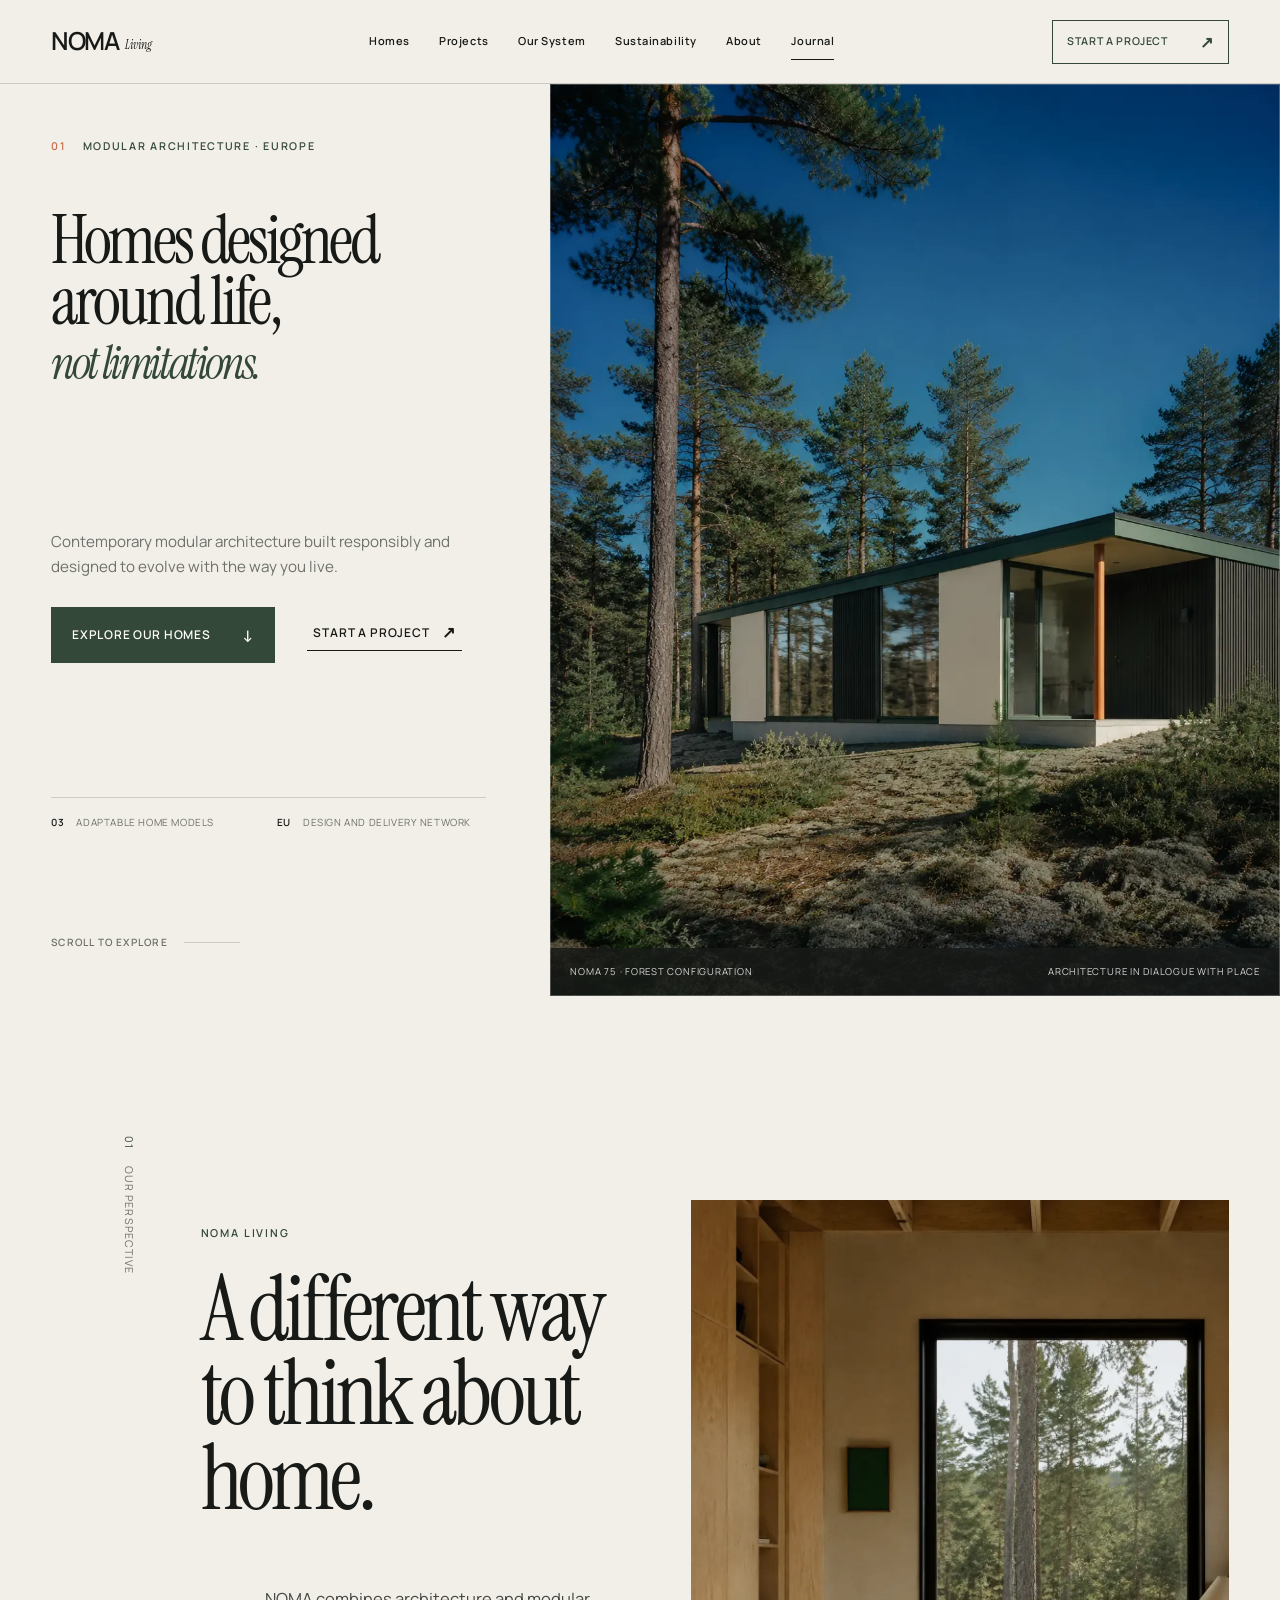
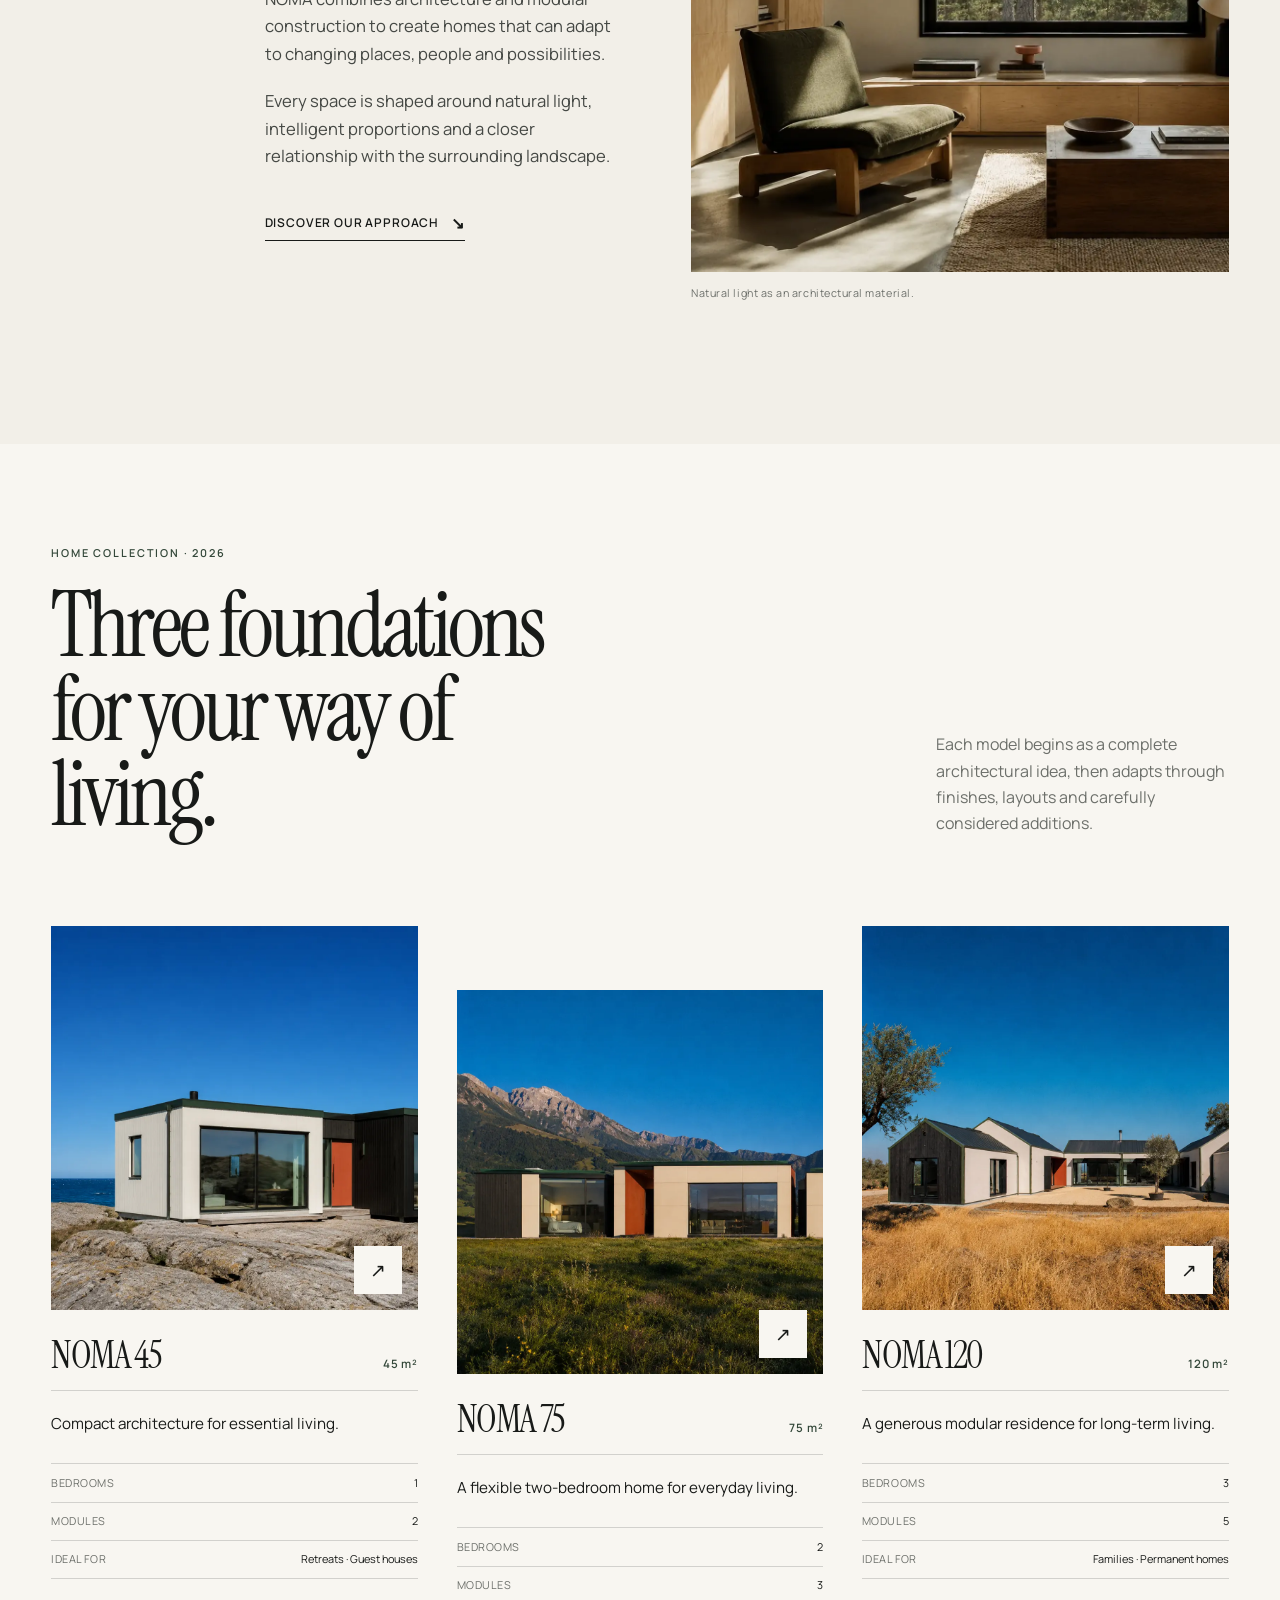
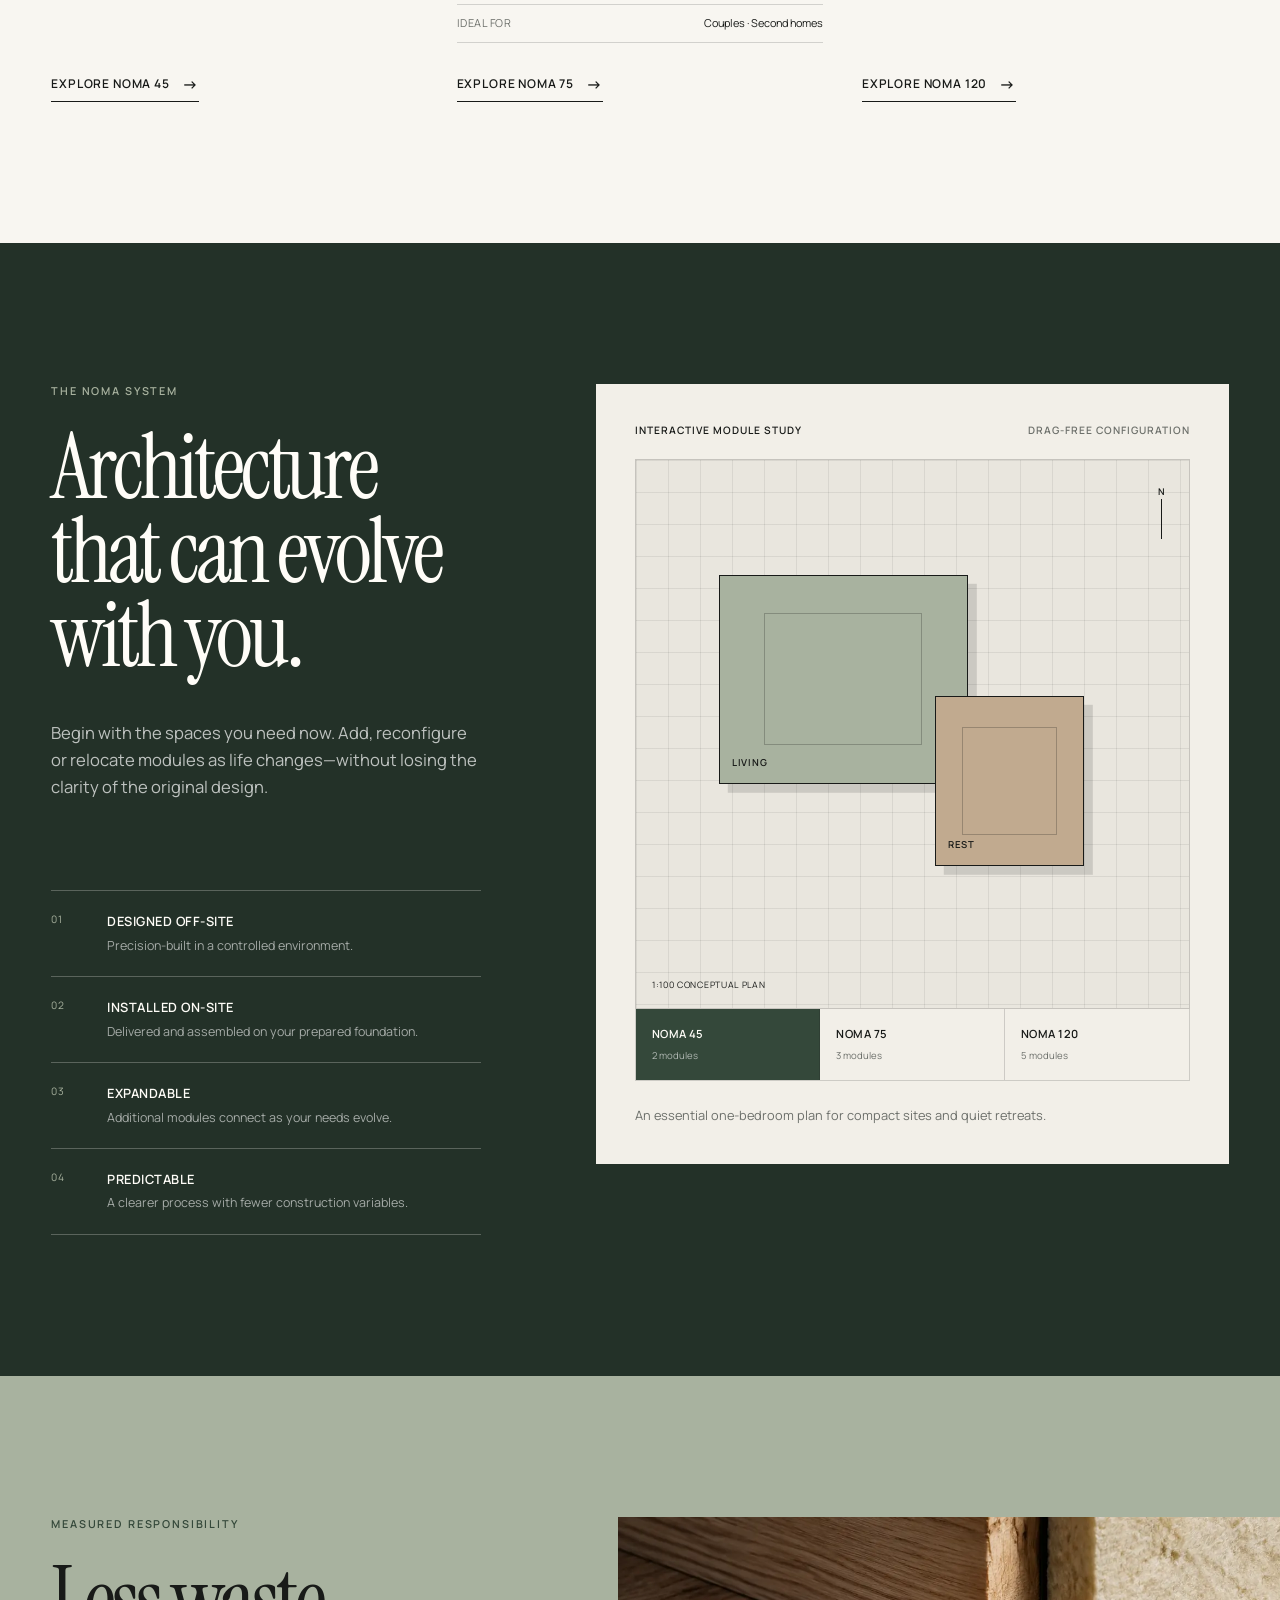
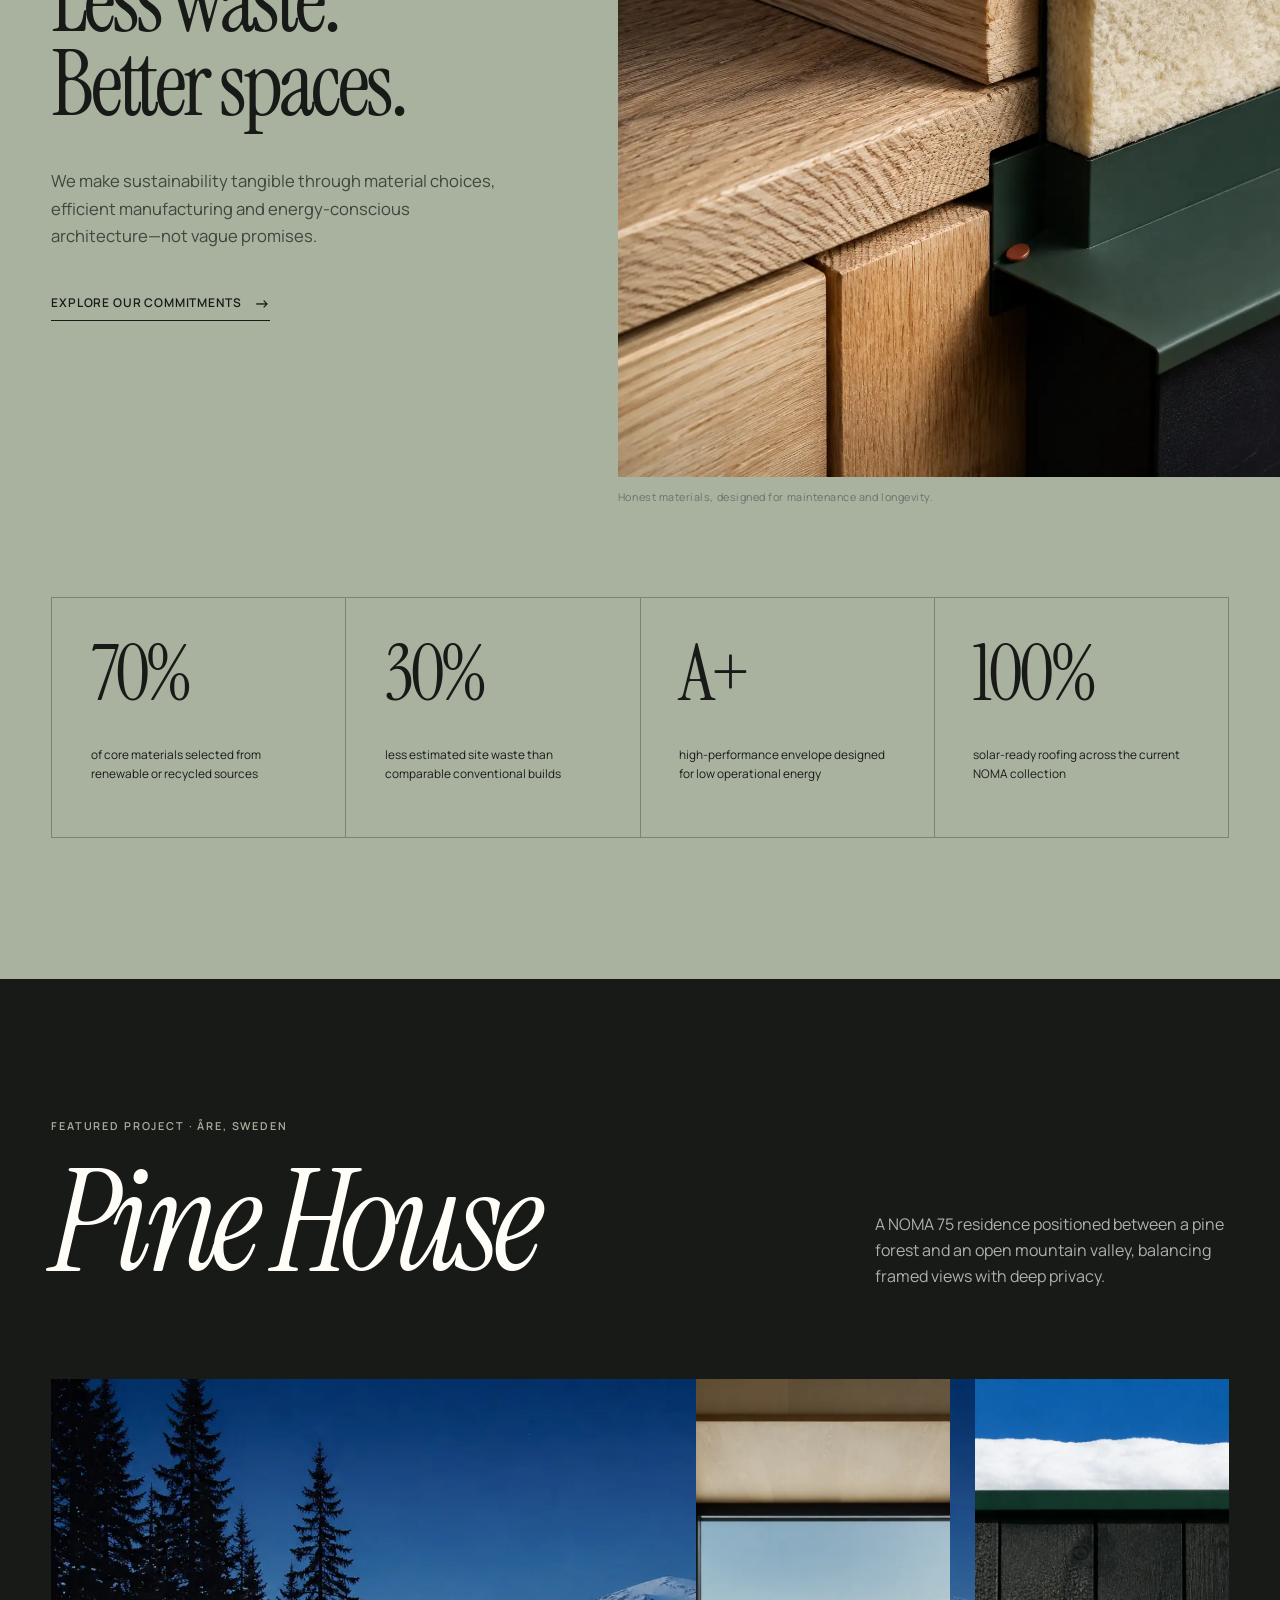
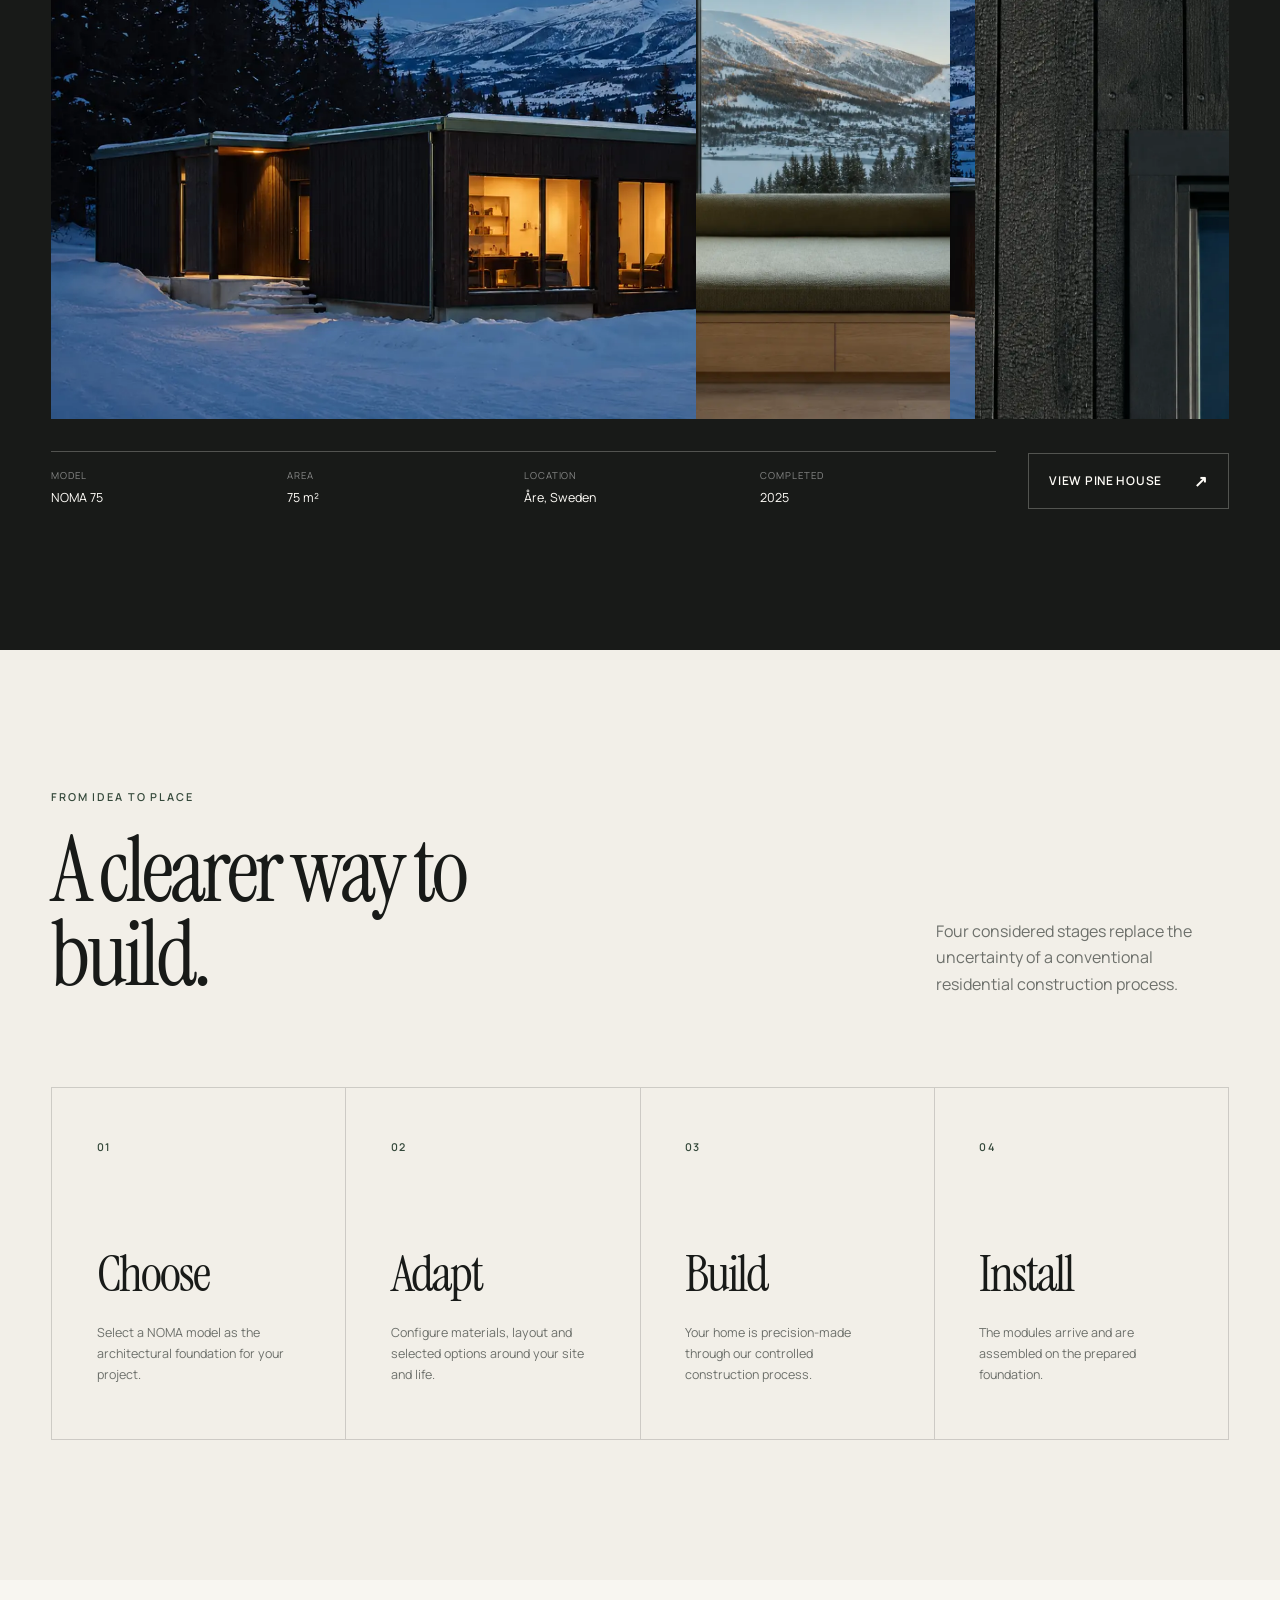
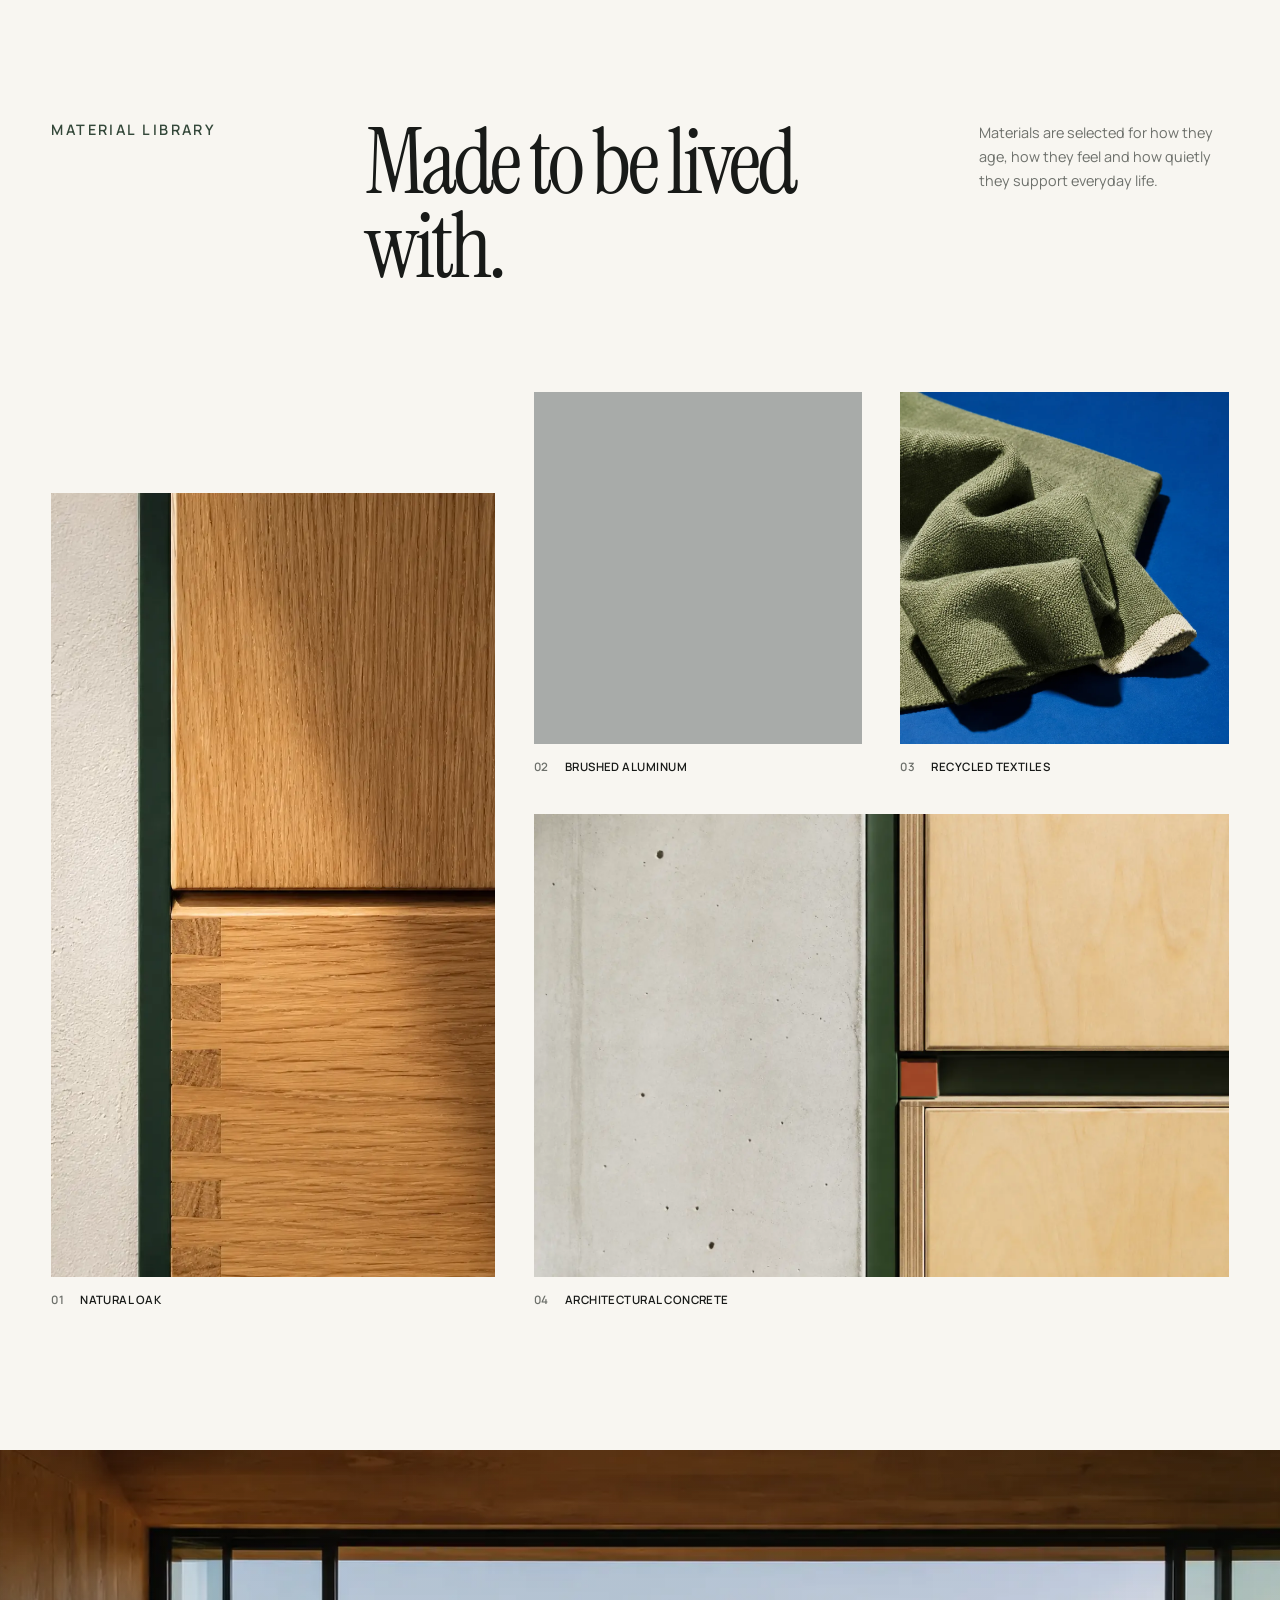
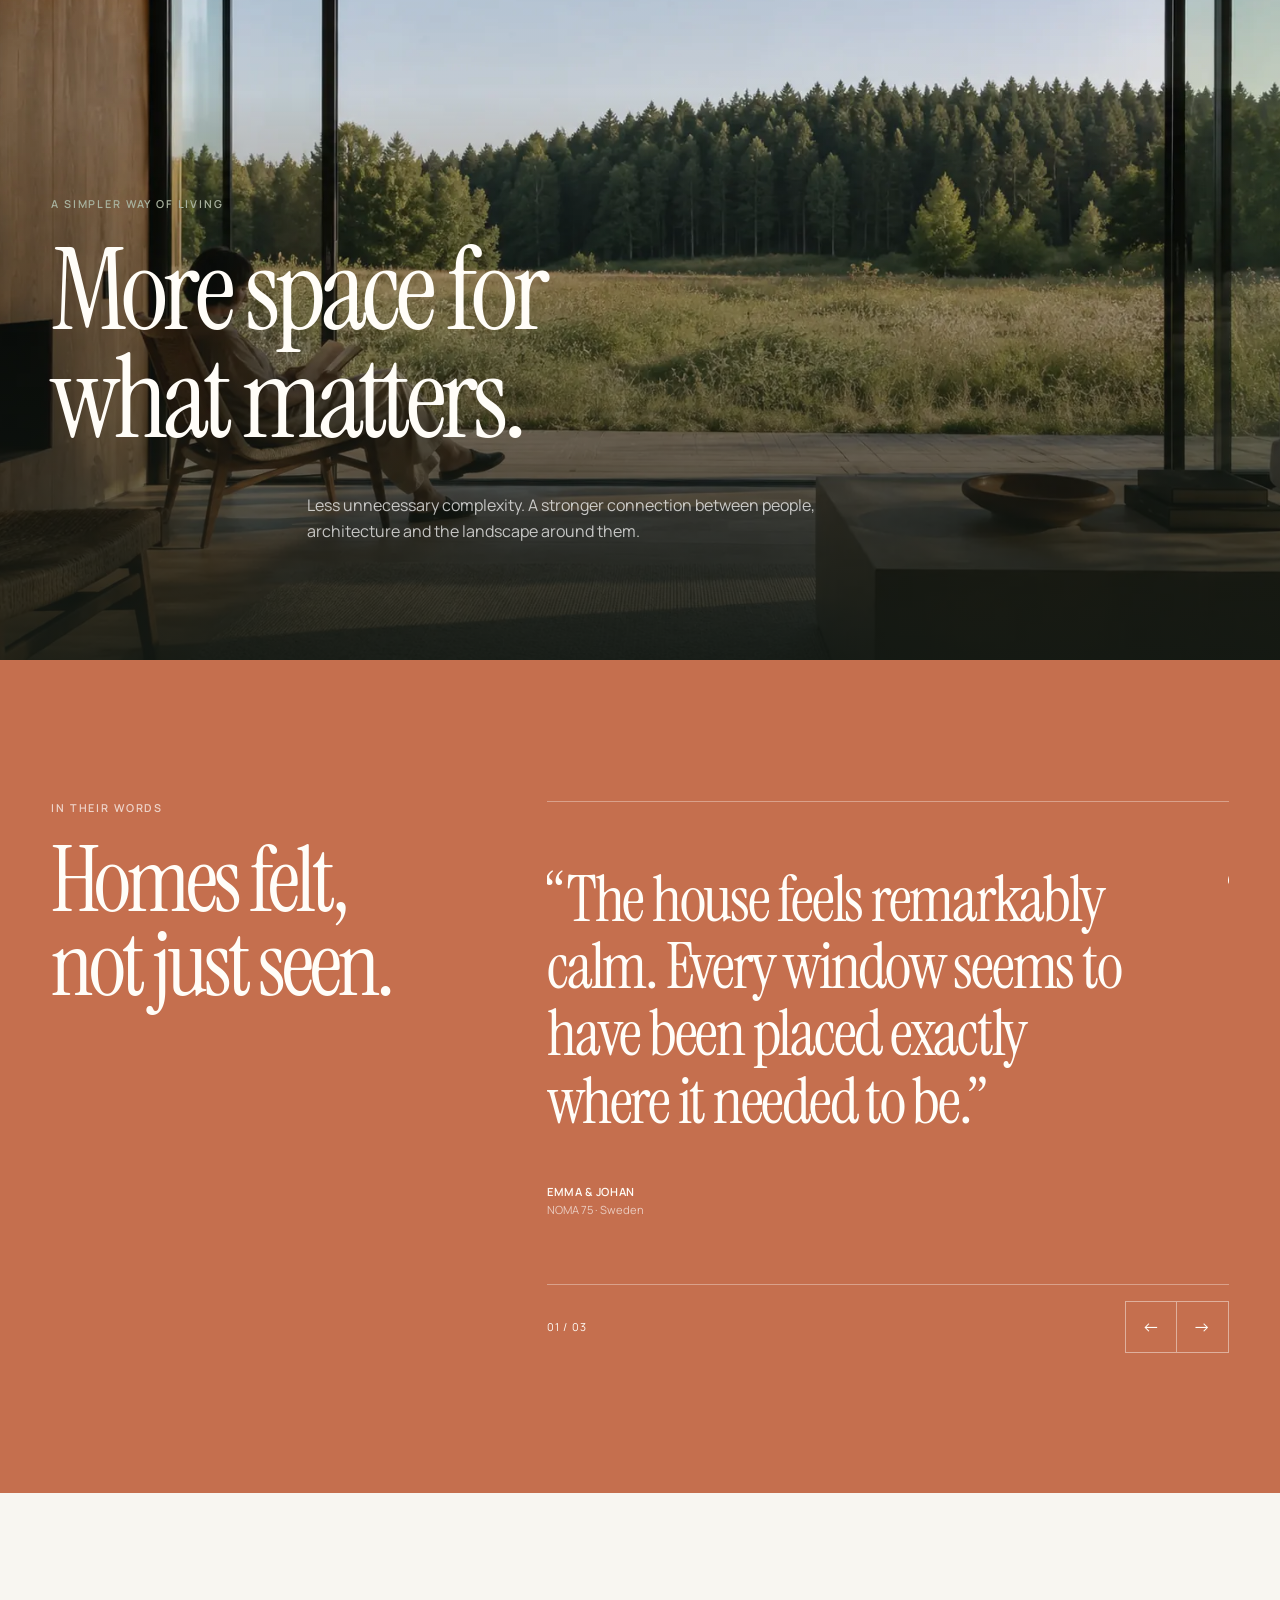
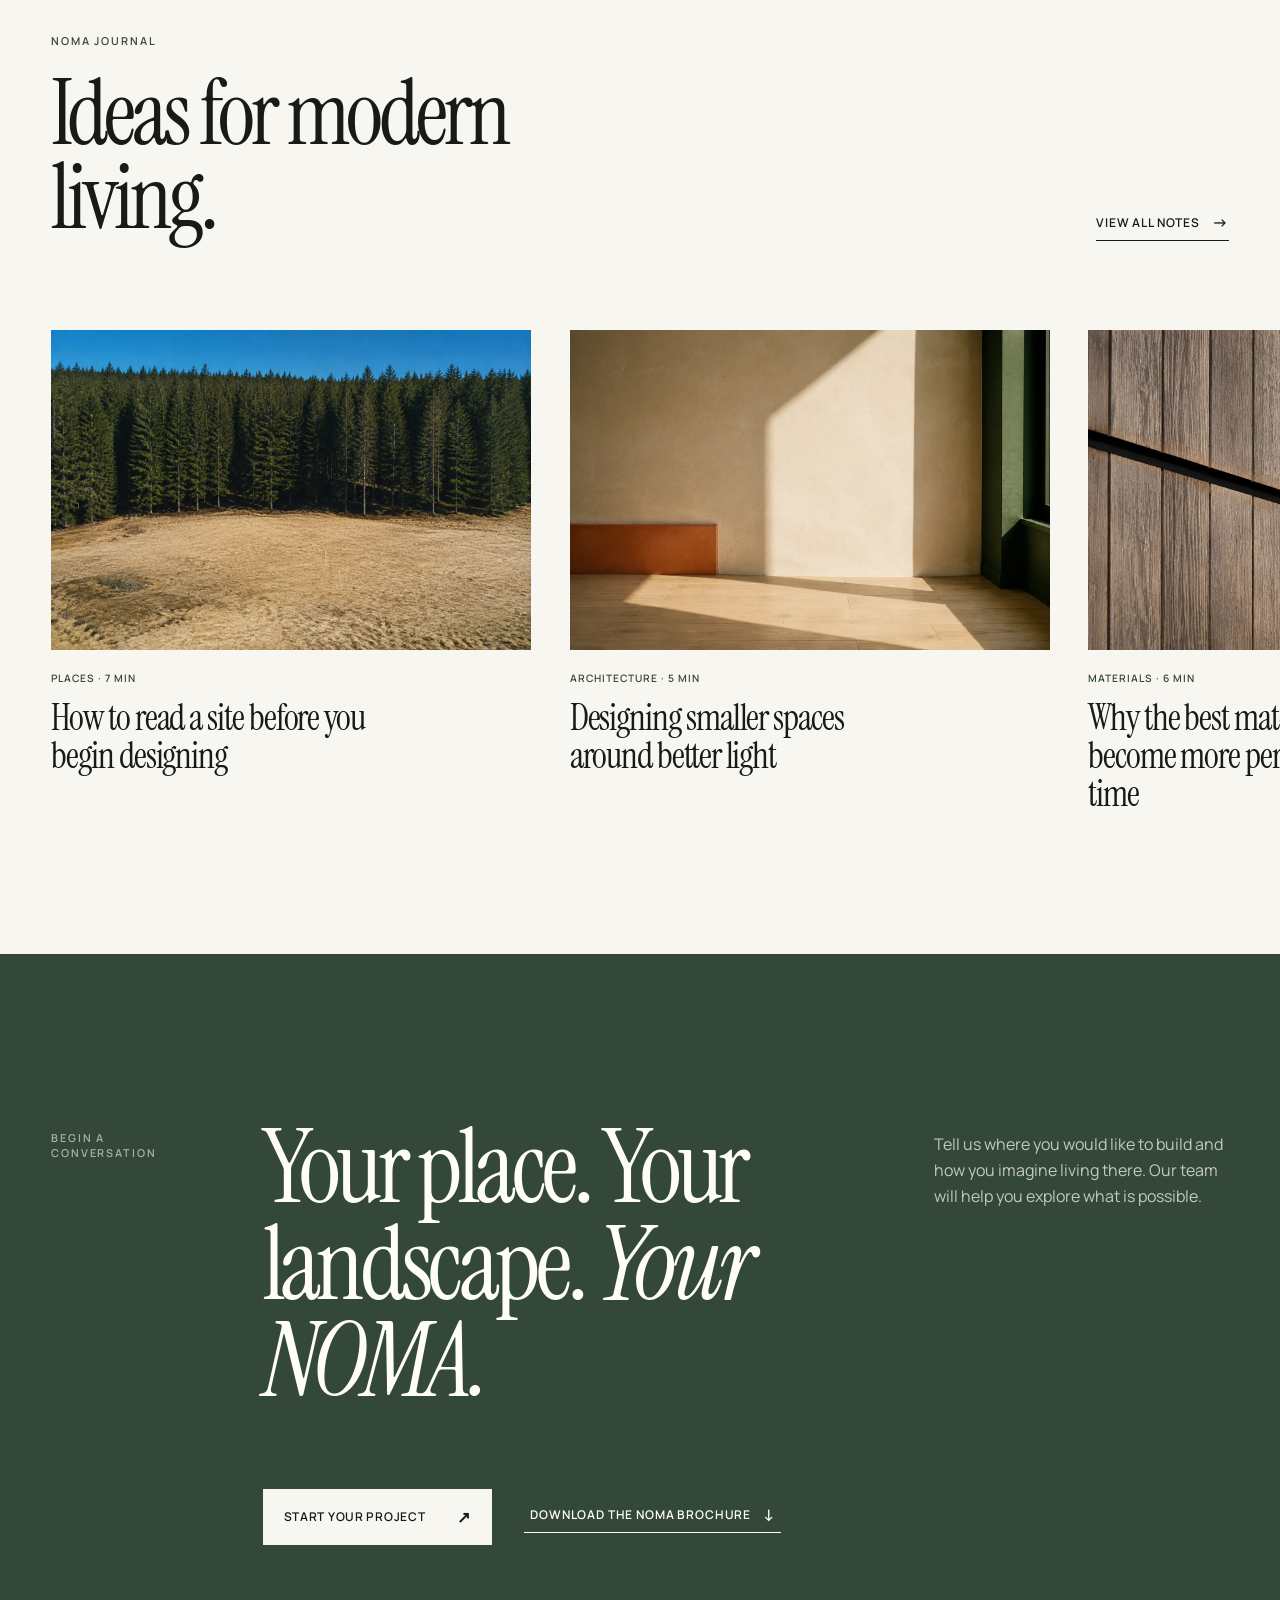
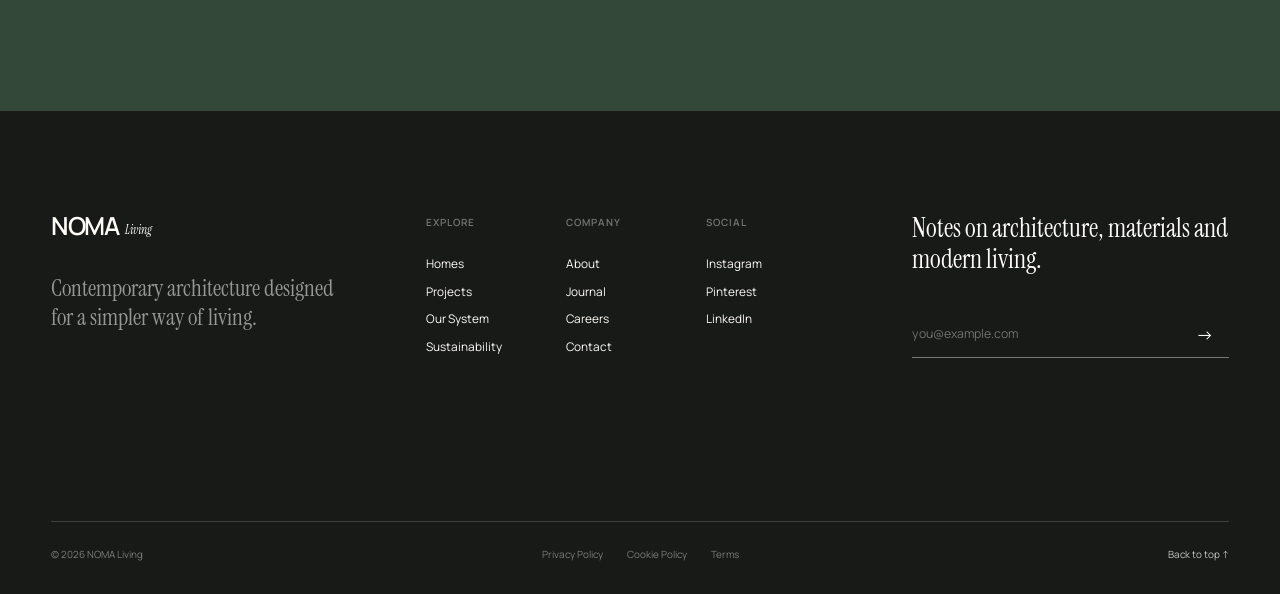
<file: 01-home-page-noma-living/index.html>
<!doctype html>
<html lang="en">
  <head>
    <meta charset="utf-8" />
    <meta name="viewport" content="width=device-width, initial-scale=1" />
    <meta
      name="description"
      content="NOMA Living creates adaptable modular homes through contemporary architecture and responsible construction."
    />
    <meta name="theme-color" content="#34483a" />
    <title>NOMA Living — Contemporary Modular Homes</title>

    <link rel="preconnect" href="https://fonts.googleapis.com" />
    <link rel="preconnect" href="https://fonts.gstatic.com" crossorigin />
    <link
      href="https://fonts.googleapis.com/css2?family=Instrument+Serif:ital@0;1&family=Manrope:wght@400;500;600&display=swap"
      rel="stylesheet"
    />
    <link rel="stylesheet" href="styles.css" />
    <script src="script.js" defer></script>
  </head>

  <body>
    <a class="skip-link" href="#main-content">Skip to content</a>

    <header class="site-header" data-header>
      <div class="site-header__inner shell">
        <a class="brand" href="#top" aria-label="NOMA Living home">
          <span class="brand__word">NOMA</span>
          <span class="brand__descriptor">Living</span>
        </a>

        <nav class="desktop-nav" aria-label="Primary navigation">
          <a href="#homes">Homes</a>
          <a href="#project">Projects</a>
          <a href="#system">Our System</a>
          <a href="#sustainability">Sustainability</a>
          <a href="#about">About</a>
          <a href="#journal">Journal</a>
        </nav>

        <button class="button button--header" type="button" data-open-project>
          Start a project
          <span aria-hidden="true">↗</span>
        </button>

        <button
          class="menu-toggle"
          type="button"
          aria-expanded="false"
          aria-controls="mobile-menu"
          aria-label="Open navigation"
          data-menu-toggle
        >
          <span></span>
          <span></span>
        </button>
      </div>

      <nav class="mobile-menu" id="mobile-menu" aria-label="Mobile navigation" data-mobile-menu>
        <div class="mobile-menu__inner shell">
          <a href="#homes">Homes <span>01</span></a>
          <a href="#project">Projects <span>02</span></a>
          <a href="#system">Our System <span>03</span></a>
          <a href="#sustainability">Sustainability <span>04</span></a>
          <a href="#about">About <span>05</span></a>
          <a href="#journal">Journal <span>06</span></a>
          <button class="button button--light" type="button" data-open-project>
            Start a project
            <span aria-hidden="true">↗</span>
          </button>
        </div>
      </nav>
    </header>

    <main id="main-content">
      <section class="hero" id="top" aria-labelledby="hero-title">
        <div class="hero__layout">
          <div class="hero__content">
            <div class="hero__heading">
              <p class="hero__index"><span>01</span> Modular architecture · Europe</p>
              <h1 id="hero-title">
                <span>Homes designed</span>
                <span>around life,</span>
                <em>not limitations.</em>
              </h1>
            </div>

            <div class="hero__footer">
              <p>
                Contemporary modular architecture built responsibly and designed
                to evolve with the way you live.
              </p>
              <div class="button-group">
                <a class="button" href="#homes">
                  Explore our homes
                  <span aria-hidden="true">↓</span>
                </a>
                <button class="text-link" type="button" data-open-project>
                  Start a project
                  <span aria-hidden="true">↗</span>
                </button>
              </div>
            </div>

            <div class="hero__facts" aria-label="NOMA overview">
              <p><span>03</span> adaptable home models</p>
              <p><span>EU</span> design and delivery network</p>
            </div>

            <a class="scroll-cue" href="#about" aria-label="Scroll to introduction">
              <span>Scroll to explore</span>
              <i aria-hidden="true"></i>
            </a>
          </div>

          <figure class="hero__media">
            <img
              src="img/01-hero-noma-forest.webp"
              alt="Contemporary NOMA modular home among Scandinavian pines beneath a cobalt sky"
              width="1122"
              height="1402"
              fetchpriority="high"
              decoding="async"
            />
            <figcaption>
              <span>NOMA 75 · Forest configuration</span>
              <span>Architecture in dialogue with place</span>
            </figcaption>
          </figure>
        </div>
      </section>

      <section class="section section--intro" id="about" aria-labelledby="intro-title">
        <div class="shell intro-grid">
          <div class="section-marker reveal">
            <span>01</span>
            <p>Our perspective</p>
          </div>

          <div class="intro-copy reveal">
            <p class="eyebrow">NOMA Living</p>
            <h2 class="display-heading" id="intro-title">A different way to think about home.</h2>
            <div class="intro-copy__body">
              <p>
                NOMA combines architecture and modular construction to create
                homes that can adapt to changing places, people and possibilities.
              </p>
              <p>
                Every space is shaped around natural light, intelligent proportions
                and a closer relationship with the surrounding landscape.
              </p>
            </div>
            <a class="text-link" href="#system">
              Discover our approach
              <span aria-hidden="true">↘</span>
            </a>
          </div>

          <figure class="intro-media reveal">
            <div class="media-placeholder media-placeholder--portrait media-placeholder--loaded">
              <img
                src="img/02-intro-interior.webp"
                alt="Warm NOMA interior with natural oak joinery and a framed view of Nordic pines"
                width="1120"
                height="1400"
                loading="lazy"
                decoding="async"
              />
            </div>
            <figcaption>Natural light as an architectural material.</figcaption>
          </figure>
        </div>
      </section>

      <section class="section section--models" id="homes" aria-labelledby="models-title">
        <div class="shell">
          <header class="section-heading reveal">
            <div>
              <p class="eyebrow">Home collection · 2026</p>
              <h2 class="display-heading" id="models-title">Three foundations for your way of living.</h2>
            </div>
            <p>
              Each model begins as a complete architectural idea, then adapts
              through finishes, layouts and carefully considered additions.
            </p>
          </header>

          <div class="model-grid">
            <article class="model-card reveal">
              <a class="model-card__media" href="#contact" aria-label="Explore NOMA 45">
                <div class="media-placeholder media-placeholder--loaded">
                  <img
                    src="img/03-model-noma45.webp"
                    alt="Compact NOMA 45 modular retreat on a rocky Nordic coastline"
                    width="1448"
                    height="1086"
                    loading="lazy"
                    decoding="async"
                  />
                </div>
                <span class="media-action" aria-hidden="true">↗</span>
              </a>
              <div class="model-card__head">
                <h3>NOMA 45</h3>
                <p>45 m²</p>
              </div>
              <p class="model-card__description">Compact architecture for essential living.</p>
              <dl class="model-card__specs">
                <div><dt>Bedrooms</dt><dd>1</dd></div>
                <div><dt>Modules</dt><dd>2</dd></div>
                <div><dt>Ideal for</dt><dd>Retreats · Guest houses</dd></div>
              </dl>
              <a class="text-link" href="#contact">Explore NOMA 45 <span aria-hidden="true">→</span></a>
            </article>

            <article class="model-card reveal">
              <a class="model-card__media" href="#contact" aria-label="Explore NOMA 75">
                <div class="media-placeholder media-placeholder--warm media-placeholder--loaded">
                  <img
                    src="img/04-model-noma75.webp"
                    alt="Three-module NOMA 75 home at the edge of an alpine meadow"
                    width="1448"
                    height="1086"
                    loading="lazy"
                    decoding="async"
                  />
                </div>
                <span class="media-action" aria-hidden="true">↗</span>
              </a>
              <div class="model-card__head">
                <h3>NOMA 75</h3>
                <p>75 m²</p>
              </div>
              <p class="model-card__description">A flexible two-bedroom home for everyday living.</p>
              <dl class="model-card__specs">
                <div><dt>Bedrooms</dt><dd>2</dd></div>
                <div><dt>Modules</dt><dd>3</dd></div>
                <div><dt>Ideal for</dt><dd>Couples · Second homes</dd></div>
              </dl>
              <a class="text-link" href="#contact">Explore NOMA 75 <span aria-hidden="true">→</span></a>
            </article>

            <article class="model-card reveal">
              <a class="model-card__media" href="#contact" aria-label="Explore NOMA 120">
                <div class="media-placeholder media-placeholder--stone media-placeholder--loaded">
                  <img
                    src="img/05-model-noma120.webp"
                    alt="Spacious NOMA 120 courtyard residence in Mediterranean countryside"
                    width="1448"
                    height="1086"
                    loading="lazy"
                    decoding="async"
                  />
                </div>
                <span class="media-action" aria-hidden="true">↗</span>
              </a>
              <div class="model-card__head">
                <h3>NOMA 120</h3>
                <p>120 m²</p>
              </div>
              <p class="model-card__description">A generous modular residence for long-term living.</p>
              <dl class="model-card__specs">
                <div><dt>Bedrooms</dt><dd>3</dd></div>
                <div><dt>Modules</dt><dd>5</dd></div>
                <div><dt>Ideal for</dt><dd>Families · Permanent homes</dd></div>
              </dl>
              <a class="text-link" href="#contact">Explore NOMA 120 <span aria-hidden="true">→</span></a>
            </article>
          </div>
        </div>
      </section>

      <section class="section section--system" id="system" aria-labelledby="system-title">
        <div class="shell system-grid">
          <div class="system-copy reveal">
            <p class="eyebrow">The NOMA system</p>
            <h2 class="display-heading" id="system-title">Architecture that can evolve with you.</h2>
            <p class="system-copy__lead">
              Begin with the spaces you need now. Add, reconfigure or relocate
              modules as life changes—without losing the clarity of the original design.
            </p>

            <div class="system-points">
              <article>
                <span>01</span>
                <div><h3>Designed off-site</h3><p>Precision-built in a controlled environment.</p></div>
              </article>
              <article>
                <span>02</span>
                <div><h3>Installed on-site</h3><p>Delivered and assembled on your prepared foundation.</p></div>
              </article>
              <article>
                <span>03</span>
                <div><h3>Expandable</h3><p>Additional modules connect as your needs evolve.</p></div>
              </article>
              <article>
                <span>04</span>
                <div><h3>Predictable</h3><p>A clearer process with fewer construction variables.</p></div>
              </article>
            </div>
          </div>

          <div class="system-demo reveal">
            <div class="system-demo__topline">
              <p>Interactive module study</p>
              <span>Drag-free configuration</span>
            </div>

            <div class="module-stage" data-module-stage data-configuration="45" aria-live="polite">
              <div class="module-grid" aria-hidden="true"></div>
              <div class="module module--a"><span>Living</span></div>
              <div class="module module--b"><span>Rest</span></div>
              <div class="module module--c"><span>Studio</span></div>
              <div class="module module--d"><span>Courtyard</span></div>
              <div class="orientation-mark" aria-hidden="true"><span>N</span><i></i></div>
              <p class="module-scale">1:100 conceptual plan</p>
            </div>

            <div class="configuration-controls" aria-label="Choose a home configuration">
              <button type="button" class="is-active" data-configuration="45" aria-pressed="true">
                <span>NOMA 45</span><small>2 modules</small>
              </button>
              <button type="button" data-configuration="75" aria-pressed="false">
                <span>NOMA 75</span><small>3 modules</small>
              </button>
              <button type="button" data-configuration="120" aria-pressed="false">
                <span>NOMA 120</span><small>5 modules</small>
              </button>
            </div>

            <p class="system-demo__caption" data-module-caption>
              An essential one-bedroom plan for compact sites and quiet retreats.
            </p>
          </div>
        </div>
      </section>

      <section class="section section--sustainability" id="sustainability" aria-labelledby="sustainability-title">
        <div class="shell sustainability-grid">
          <div class="sustainability-copy reveal">
            <p class="eyebrow">Measured responsibility</p>
            <h2 class="display-heading" id="sustainability-title">Less waste. Better spaces.</h2>
            <p>
              We make sustainability tangible through material choices, efficient
              manufacturing and energy-conscious architecture—not vague promises.
            </p>
            <a class="text-link" href="#contact">Explore our commitments <span aria-hidden="true">→</span></a>
          </div>

          <figure class="sustainability-media reveal">
            <div class="media-placeholder media-placeholder--detail media-placeholder--loaded">
              <img
                src="img/06-sustainability-detail.webp"
                alt="Precision timber joint meeting high-performance insulation and forest-green metal flashing"
                width="1536"
                height="1024"
                loading="lazy"
                decoding="async"
              />
            </div>
            <figcaption>Honest materials, designed for maintenance and longevity.</figcaption>
          </figure>

          <div class="impact-grid reveal">
            <article>
              <strong><span data-count="70">70</span>%</strong>
              <p>of core materials selected from renewable or recycled sources</p>
            </article>
            <article>
              <strong><span data-count="30">30</span>%</strong>
              <p>less estimated site waste than comparable conventional builds</p>
            </article>
            <article>
              <strong>A+</strong>
              <p>high-performance envelope designed for low operational energy</p>
            </article>
            <article>
              <strong>100%</strong>
              <p>solar-ready roofing across the current NOMA collection</p>
            </article>
          </div>
        </div>
      </section>

      <section class="section section--project" id="project" aria-labelledby="project-title">
        <div class="shell">
          <header class="project-heading reveal">
            <div>
              <p class="eyebrow">Featured project · Åre, Sweden</p>
              <h2 class="display-heading" id="project-title"><em>Pine House</em></h2>
            </div>
            <p>
              A NOMA 75 residence positioned between a pine forest and an open
              mountain valley, balancing framed views with deep privacy.
            </p>
          </header>

          <div class="project-gallery">
            <div class="media-placeholder media-placeholder--project-main media-placeholder--loaded reveal">
              <img
                src="img/07-pine-house-main.webp"
                alt="Pine House glowing at winter dusk between dark pines and the Åre mountain valley"
                width="1672"
                height="941"
                loading="lazy"
                decoding="async"
              />
            </div>

            <div class="media-placeholder media-placeholder--project-detail media-placeholder--loaded reveal">
              <img
                src="img/08-pine-house-interior.webp"
                alt="Oak-lined Pine House window seat framing the snowy mountain valley"
                width="1122"
                height="1402"
                loading="lazy"
                decoding="async"
              />
            </div>

            <div class="media-placeholder media-placeholder--project-detail media-placeholder--dark media-placeholder--loaded reveal">
              <img
                src="img/09-pine-house-cladding.webp"
                alt="Dark charred-timber cladding and precise black window frame at Pine House"
                width="1122"
                height="1402"
                loading="lazy"
                decoding="async"
              />
            </div>
          </div>

          <div class="project-meta reveal">
            <dl>
              <div><dt>Model</dt><dd>NOMA 75</dd></div>
              <div><dt>Area</dt><dd>75 m²</dd></div>
              <div><dt>Location</dt><dd>Åre, Sweden</dd></div>
              <div><dt>Completed</dt><dd>2025</dd></div>
            </dl>
            <a class="button button--dark" href="#contact">View Pine House <span aria-hidden="true">↗</span></a>
          </div>
        </div>
      </section>

      <section class="section section--process" aria-labelledby="process-title">
        <div class="shell">
          <header class="section-heading reveal">
            <div>
              <p class="eyebrow">From idea to place</p>
              <h2 class="display-heading" id="process-title">A clearer way to build.</h2>
            </div>
            <p>
              Four considered stages replace the uncertainty of a conventional
              residential construction process.
            </p>
          </header>

          <ol class="process-list">
            <li class="reveal">
              <span>01</span><h3>Choose</h3><p>Select a NOMA model as the architectural foundation for your project.</p>
            </li>
            <li class="reveal">
              <span>02</span><h3>Adapt</h3><p>Configure materials, layout and selected options around your site and life.</p>
            </li>
            <li class="reveal">
              <span>03</span><h3>Build</h3><p>Your home is precision-made through our controlled construction process.</p>
            </li>
            <li class="reveal">
              <span>04</span><h3>Install</h3><p>The modules arrive and are assembled on the prepared foundation.</p>
            </li>
          </ol>
        </div>
      </section>

      <section class="section section--materials" aria-labelledby="materials-title">
        <div class="shell">
          <header class="materials-heading reveal">
            <p class="eyebrow">Material library</p>
            <h2 class="display-heading" id="materials-title">Made to be lived with.</h2>
            <p>
              Materials are selected for how they age, how they feel and how
              quietly they support everyday life.
            </p>
          </header>

          <div class="material-grid">
            <figure class="material-card material-card--large reveal">
              <div class="media-placeholder media-placeholder--material-oak media-placeholder--loaded">
                <img src="img/10-material-oak.webp" alt="Hand-finished natural oak joinery in warm grazing light" width="1086" height="1448" loading="lazy" decoding="async" />
              </div>
              <figcaption><span>01</span> Natural oak</figcaption>
            </figure>
            <figure class="material-card reveal">
              <div class="media-placeholder media-placeholder--material-metal media-placeholder--loaded">
                <img src="img/11-material-aluminum.webp" alt="Brushed aluminum edge detail beside matte-black hardware" width="1254" height="1254" loading="lazy" decoding="async" />
              </div>
              <figcaption><span>02</span> Brushed aluminum</figcaption>
            </figure>
            <figure class="material-card reveal">
              <div class="media-placeholder media-placeholder--material-textile media-placeholder--loaded">
                <img src="img/12-material-textile.webp" alt="Sculptural folds of recycled sage textile on a cobalt background" width="1254" height="1254" loading="lazy" decoding="async" />
              </div>
              <figcaption><span>03</span> Recycled textiles</figcaption>
            </figure>
            <figure class="material-card material-card--wide reveal">
              <div class="media-placeholder media-placeholder--material-concrete media-placeholder--loaded">
                <img src="img/13-material-concrete.webp" alt="Architectural concrete meeting pale birch plywood and green metal trim" width="1536" height="1024" loading="lazy" decoding="async" />
              </div>
              <figcaption><span>04</span> Architectural concrete</figcaption>
            </figure>
          </div>
        </div>
      </section>

      <section class="philosophy" aria-labelledby="philosophy-title">
        <div class="media-placeholder media-placeholder--philosophy media-placeholder--loaded">
          <img
            src="img/14-lifestyle-philosophy.webp"
            alt="A quiet morning reading beside open sliding doors overlooking a Nordic meadow"
            width="1672"
            height="941"
            loading="lazy"
            decoding="async"
          />
        </div>
        <div class="philosophy__content shell reveal">
          <p class="eyebrow">A simpler way of living</p>
          <h2 class="display-heading" id="philosophy-title">More space for what matters.</h2>
          <p>
            Less unnecessary complexity. A stronger connection between people,
            architecture and the landscape around them.
          </p>
        </div>
      </section>

      <section class="section section--testimonials" aria-labelledby="testimonials-title">
        <div class="shell testimonials-layout">
          <div class="testimonials-heading reveal">
            <p class="eyebrow">In their words</p>
            <h2 class="display-heading" id="testimonials-title">Homes felt, not just seen.</h2>
          </div>

          <div class="testimonial-slider reveal" data-slider tabindex="0" aria-roledescription="carousel">
            <div class="testimonial-viewport">
              <div class="testimonial-track" data-slider-track>
                <figure class="testimonial-slide">
                  <blockquote>“The house feels remarkably calm. Every window seems to have been placed exactly where it needed to be.”</blockquote>
                  <figcaption><strong>Emma &amp; Johan</strong><span>NOMA 75 · Sweden</span></figcaption>
                </figure>
                <figure class="testimonial-slide">
                  <blockquote>“What surprised us most was how architectural the finished house feels. Nothing about it feels prefabricated.”</blockquote>
                  <figcaption><strong>Laura &amp; Matteo</strong><span>NOMA 120 · Italy</span></figcaption>
                </figure>
                <figure class="testimonial-slide">
                  <blockquote>“The process gave us clarity without making the result feel standardized. It still feels completely ours.”</blockquote>
                  <figcaption><strong>Anna &amp; Emil</strong><span>NOMA 45 · Denmark</span></figcaption>
                </figure>
              </div>
            </div>
            <div class="slider-controls">
              <div class="slider-count" aria-live="polite"><span data-slide-current>01</span> / 03</div>
              <div>
                <button type="button" data-slider-prev aria-label="Previous testimonial">←</button>
                <button type="button" data-slider-next aria-label="Next testimonial">→</button>
              </div>
            </div>
          </div>
        </div>
      </section>

      <section class="section section--journal" id="journal" aria-labelledby="journal-title">
        <div class="shell">
          <header class="journal-heading reveal">
            <div>
              <p class="eyebrow">NOMA Journal</p>
              <h2 class="display-heading" id="journal-title">Ideas for modern living.</h2>
            </div>
            <a class="text-link" href="#journal">View all notes <span aria-hidden="true">→</span></a>
          </header>

          <div class="journal-grid">
            <article class="journal-card reveal">
              <div class="media-placeholder media-placeholder--journal media-placeholder--loaded">
                <img src="img/15-journal-site.webp" alt="Open building site precisely positioned at the edge of a Scandinavian forest" width="1536" height="1024" loading="lazy" decoding="async" />
              </div>
              <p class="journal-card__meta">Places · 7 min</p>
              <h3><a href="#journal">How to read a site before you begin designing</a></h3>
            </article>
            <article class="journal-card reveal">
              <div class="media-placeholder media-placeholder--journal media-placeholder--warm media-placeholder--loaded">
                <img src="img/16-journal-light.webp" alt="A sharp field of sunlight across an ivory wall and pale timber floor" width="1536" height="1024" loading="lazy" decoding="async" />
              </div>
              <p class="journal-card__meta">Architecture · 5 min</p>
              <h3><a href="#journal">Designing smaller spaces around better light</a></h3>
            </article>
            <article class="journal-card reveal">
              <div class="media-placeholder media-placeholder--journal media-placeholder--dark media-placeholder--loaded">
                <img src="img/17-journal-patina.webp" alt="Weathered timber cladding with refined natural patina and precise detailing" width="1536" height="1024" loading="lazy" decoding="async" />
              </div>
              <p class="journal-card__meta">Materials · 6 min</p>
              <h3><a href="#journal">Why the best materials become more personal with time</a></h3>
            </article>
          </div>
        </div>
      </section>

      <section class="contact" id="contact" aria-labelledby="contact-title">
        <div class="shell contact__inner reveal">
          <p class="eyebrow">Begin a conversation</p>
          <h2 class="display-heading" id="contact-title">Your place. Your landscape. <em>Your NOMA.</em></h2>
          <p>
            Tell us where you would like to build and how you imagine living
            there. Our team will help you explore what is possible.
          </p>
          <div class="button-group">
            <button class="button button--light" type="button" data-open-project>
              Start your project <span aria-hidden="true">↗</span>
            </button>
            <button class="text-link text-link--light" type="button" data-brochure>
              Download the NOMA brochure <span aria-hidden="true">↓</span>
            </button>
          </div>
        </div>
      </section>
    </main>

    <footer class="site-footer">
      <div class="shell">
        <div class="footer-top">
          <div>
            <a class="brand brand--footer" href="#top" aria-label="NOMA Living home">
              <span class="brand__word">NOMA</span>
              <span class="brand__descriptor">Living</span>
            </a>
            <p class="footer-statement">Contemporary architecture designed for a simpler way of living.</p>
          </div>

          <div class="footer-links">
            <div><p>Explore</p><a href="#homes">Homes</a><a href="#project">Projects</a><a href="#system">Our System</a><a href="#sustainability">Sustainability</a></div>
            <div><p>Company</p><a href="#about">About</a><a href="#journal">Journal</a><a href="#contact">Careers</a><a href="#contact">Contact</a></div>
            <div><p>Social</p><a href="#top" data-placeholder-link>Instagram</a><a href="#top" data-placeholder-link>Pinterest</a><a href="#top" data-placeholder-link>LinkedIn</a></div>
          </div>

          <form class="newsletter" data-newsletter novalidate>
            <p class="newsletter__title">Notes on architecture, materials and modern living.</p>
            <label for="newsletter-email">Email address</label>
            <div class="newsletter__field">
              <input id="newsletter-email" name="email" type="email" autocomplete="email" placeholder="you@example.com" required />
              <button type="submit" aria-label="Subscribe to the newsletter">→</button>
            </div>
            <p class="form-status" data-newsletter-status aria-live="polite"></p>
          </form>
        </div>

        <div class="footer-bottom">
          <p>© <span data-current-year>2026</span> NOMA Living</p>
          <div><a href="#top" data-placeholder-link>Privacy Policy</a><a href="#top" data-placeholder-link>Cookie Policy</a><a href="#top" data-placeholder-link>Terms</a></div>
          <a href="#top">Back to top ↑</a>
        </div>
      </div>
    </footer>

    <dialog class="project-dialog" data-project-dialog aria-labelledby="dialog-title">
      <div class="dialog-layout">
        <div class="dialog-intro">
          <button class="dialog-close" type="button" data-close-project aria-label="Close project enquiry">×</button>
          <p class="eyebrow">Project consultation</p>
          <h2 class="display-heading" id="dialog-title">Tell us about the place you have in mind.</h2>
          <p>Share a few early details. A member of the NOMA team will respond within two working days.</p>
          <dl>
            <div><dt>Typical response</dt><dd>2 working days</dd></div>
            <div><dt>Projects</dt><dd>Across Europe</dd></div>
          </dl>
        </div>

        <form class="project-form" data-project-form novalidate>
          <div class="form-row">
            <label for="project-name">Name *</label>
            <input id="project-name" name="name" type="text" autocomplete="name" required />
          </div>
          <div class="form-row">
            <label for="project-email">Email *</label>
            <input id="project-email" name="email" type="email" autocomplete="email" required />
          </div>
          <div class="form-row form-row--split">
            <div><label for="project-country">Project country</label><input id="project-country" name="country" type="text" autocomplete="country-name" /></div>
            <div><label for="project-model">Model interest</label><select id="project-model" name="model"><option value="">Not sure yet</option><option>NOMA 45</option><option>NOMA 75</option><option>NOMA 120</option><option>Hospitality project</option></select></div>
          </div>
          <div class="form-row">
            <label for="project-message">How do you imagine living there?</label>
            <textarea id="project-message" name="message" rows="4"></textarea>
          </div>
          <label class="consent"><input type="checkbox" name="consent" required /><span>I agree that NOMA may use these details to respond to my enquiry. *</span></label>
          <button class="button button--dark" type="submit">Send project enquiry <span aria-hidden="true">↗</span></button>
          <p class="form-status" data-project-status aria-live="polite"></p>
        </form>
      </div>
    </dialog>

    <div class="toast" role="status" aria-live="polite" data-toast></div>
  </body>
</html>
</file>
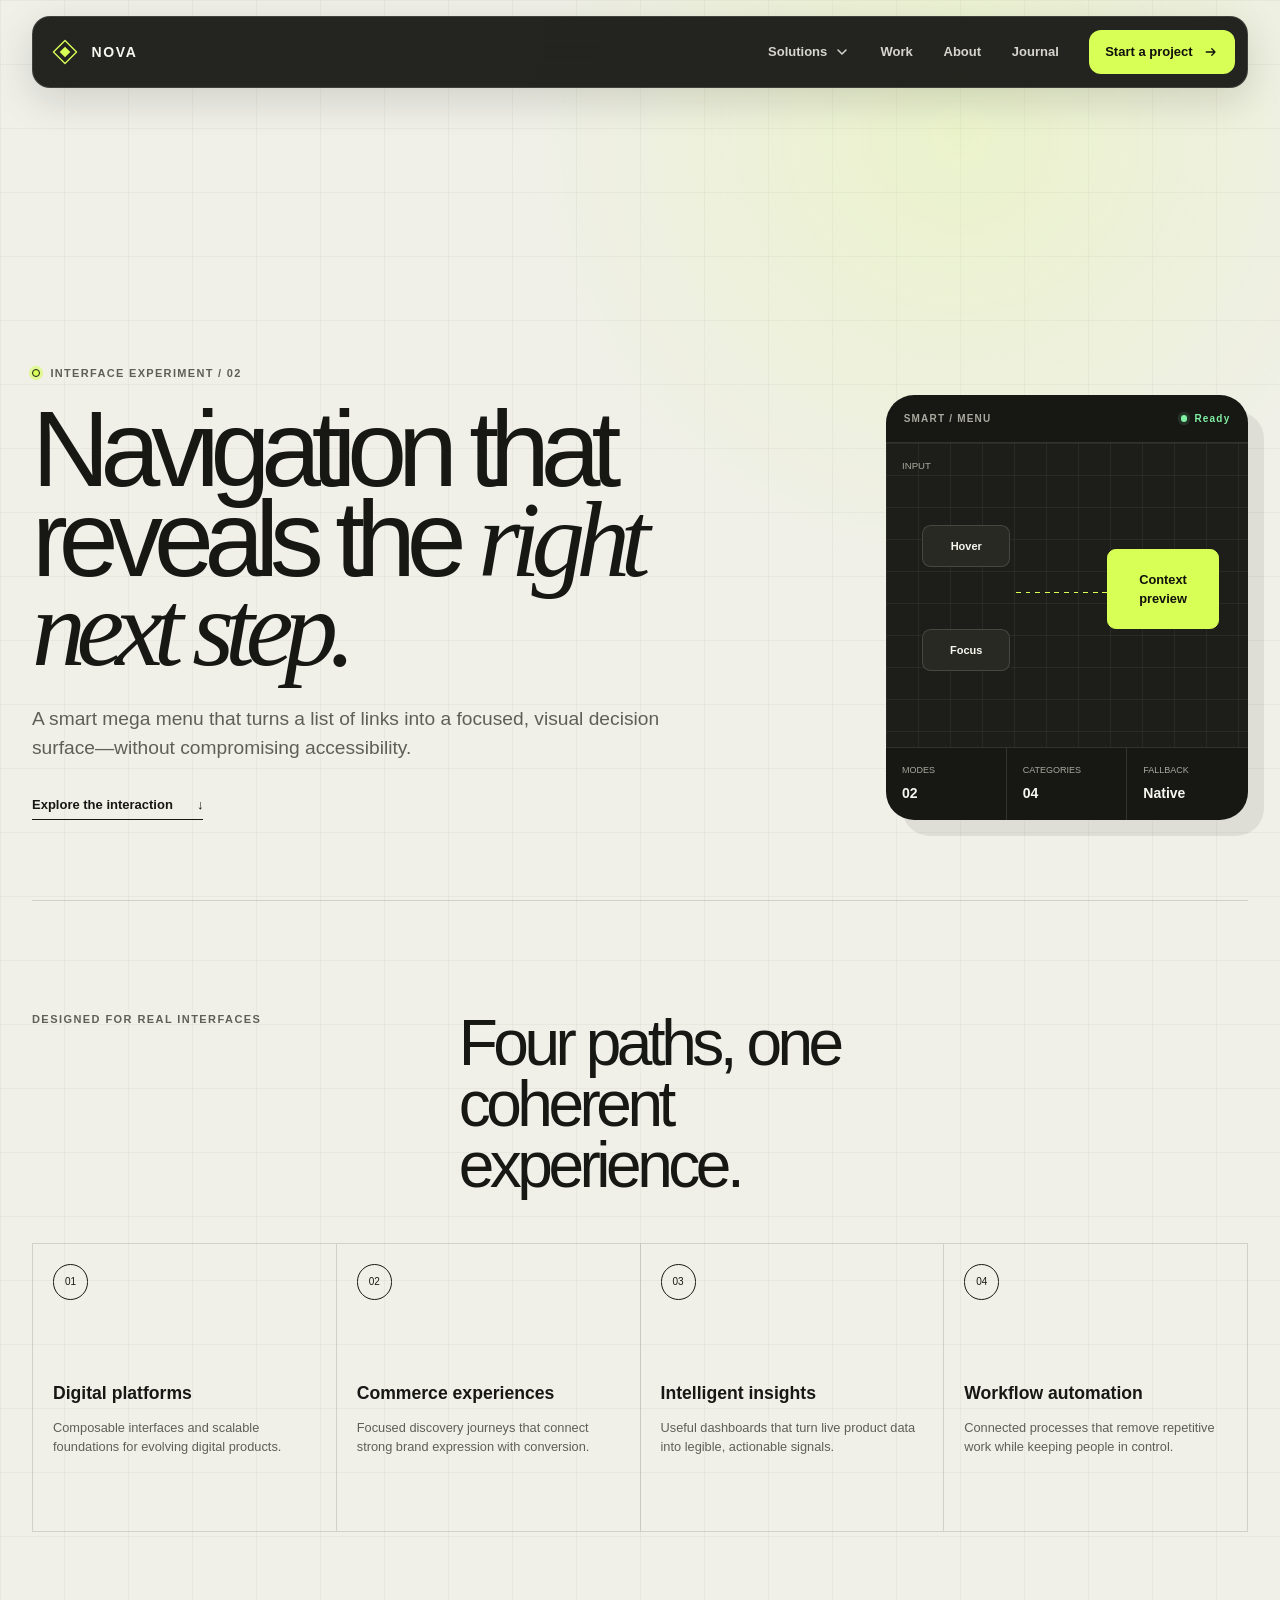
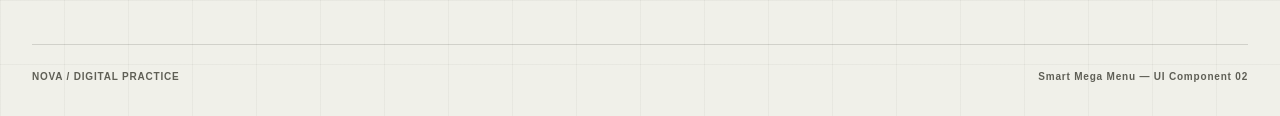
<file: 02-smart-mega-menu-with-context-preview/index.html>
<!doctype html>
<html lang="en" class="no-js">
  <head>
    <meta charset="utf-8">
    <meta name="viewport" content="width=device-width, initial-scale=1">
    <meta
      name="description"
      content="A responsive, accessible mega menu with contextual previews, keyboard navigation and a no-JavaScript fallback."
    >
    <meta name="color-scheme" content="dark light">
    <meta
      http-equiv="Content-Security-Policy"
      content="default-src 'self'; img-src 'self' data:; style-src 'self'; script-src 'self'; font-src 'self'; connect-src 'none'; object-src 'none'; base-uri 'none'; form-action 'none'"
    >
    <title>Smart Mega Menu with Context Preview</title>
    <link rel="stylesheet" href="styles.css">
    <script src="script.js" defer></script>
  </head>

  <body>
    <a class="skip-link" href="#main-content">Skip to main content</a>

    <header class="site-header">
      <div class="nav-shell">
        <a class="brand" href="#top" aria-label="NOVA home">
          <svg class="brand__mark" viewBox="0 0 36 36" aria-hidden="true">
            <path d="M5 18 18 5l13 13-13 13L5 18Z"></path>
            <path d="m12 18 6-6 6 6-6 6-6-6Z"></path>
          </svg>
          <span>NOVA</span>
        </a>

        <button
          class="site-nav__toggle"
          type="button"
          aria-expanded="false"
          aria-controls="primary-navigation"
        >
          <span class="site-nav__toggle-label">Menu</span>
          <span class="site-nav__toggle-icon" aria-hidden="true">
            <span></span>
            <span></span>
          </span>
        </button>

        <nav class="site-nav" id="primary-navigation" aria-label="Primary navigation">
          <ul class="site-nav__list">
            <li class="site-nav__item site-nav__item--mega">
              <!-- Details provides a functional disclosure when JavaScript is unavailable. -->
              <details class="mega-menu">
                <summary class="nav-link nav-link--summary">
                  Solutions
                  <svg viewBox="0 0 16 16" aria-hidden="true">
                    <path d="m4 6 4 4 4-4"></path>
                  </svg>
                </summary>

                <div class="mega-menu__surface">
                  <button class="mega-menu__close" type="button" aria-label="Close solutions menu">
                    <svg viewBox="0 0 20 20" aria-hidden="true">
                      <path d="m5 5 10 10M15 5 5 15"></path>
                    </svg>
                  </button>

                  <div class="mega-menu__heading">
                    <div>
                      <p class="eyebrow">Explore the NOVA ecosystem</p>
                      <p class="mega-menu__headline">One workspace. Every ambitious idea.</p>
                    </div>
                    <p class="mega-menu__hint">Hover, focus or select a category to see its context.</p>
                  </div>

                  <div class="mega-menu__layout">
                    <div class="category-column" aria-label="Solution categories">
                      <p class="section-label">Solutions</p>
                      <ul class="category-list">
                        <li>
                          <a
                            class="category-card is-active"
                            href="#platforms"
                            data-preview="platforms"
                            aria-controls="context-preview"
                            aria-current="true"
                          >
                            <span class="category-card__number">01</span>
                            <span class="category-card__content">
                              <span class="category-card__title">Digital platforms</span>
                              <span class="category-card__description">
                                Modular systems for teams building products at scale.
                              </span>
                            </span>
                            <svg class="category-card__arrow" viewBox="0 0 20 20" aria-hidden="true">
                              <path d="M4 10h11M11 6l4 4-4 4"></path>
                            </svg>
                          </a>
                        </li>
                        <li>
                          <a
                            class="category-card"
                            href="#commerce"
                            data-preview="commerce"
                            aria-controls="context-preview"
                          >
                            <span class="category-card__number">02</span>
                            <span class="category-card__content">
                              <span class="category-card__title">Commerce experiences</span>
                              <span class="category-card__description">
                                Expressive storefronts designed to convert naturally.
                              </span>
                            </span>
                            <svg class="category-card__arrow" viewBox="0 0 20 20" aria-hidden="true">
                              <path d="M4 10h11M11 6l4 4-4 4"></path>
                            </svg>
                          </a>
                        </li>
                        <li>
                          <a
                            class="category-card"
                            href="#insights"
                            data-preview="insights"
                            aria-controls="context-preview"
                          >
                            <span class="category-card__number">03</span>
                            <span class="category-card__content">
                              <span class="category-card__title">Intelligent insights</span>
                              <span class="category-card__description">
                                Clear signals and decisions from complex product data.
                              </span>
                            </span>
                            <svg class="category-card__arrow" viewBox="0 0 20 20" aria-hidden="true">
                              <path d="M4 10h11M11 6l4 4-4 4"></path>
                            </svg>
                          </a>
                        </li>
                        <li>
                          <a
                            class="category-card"
                            href="#automation"
                            data-preview="automation"
                            aria-controls="context-preview"
                          >
                            <span class="category-card__number">04</span>
                            <span class="category-card__content">
                              <span class="category-card__title">Workflow automation</span>
                              <span class="category-card__description">
                                Connected tools that move routine work forward.
                              </span>
                            </span>
                            <svg class="category-card__arrow" viewBox="0 0 20 20" aria-hidden="true">
                              <path d="M4 10h11M11 6l4 4-4 4"></path>
                            </svg>
                          </a>
                        </li>
                      </ul>

                      <noscript>
                        <p class="no-js-note">
                          JavaScript is off. Each solution link still takes you to its overview below.
                        </p>
                      </noscript>
                    </div>

                    <section
                      class="context-preview"
                      id="context-preview"
                      data-active-preview="platforms"
                      aria-labelledby="preview-title"
                    >
                      <div class="context-preview__visual" aria-hidden="true">
                        <div class="preview-grid"></div>
                        <div class="preview-glow"></div>

                        <!-- All artwork is present in the DOM; JavaScript only changes visibility. -->
                        <div class="preview-scene preview-scene--platforms is-active" data-scene="platforms">
                          <div class="browser-card">
                            <div class="browser-card__bar">
                              <span></span><span></span><span></span>
                              <i></i>
                            </div>
                            <div class="browser-card__body">
                              <div class="browser-card__side">
                                <b></b><i></i><i></i><i></i>
                              </div>
                              <div class="browser-card__main">
                                <span class="mini-tag">Workspace / 04</span>
                                <strong>Build what<br>comes next.</strong>
                                <div class="mini-cards"><i></i><i></i><i></i></div>
                              </div>
                            </div>
                          </div>
                          <span class="floating-chip floating-chip--one">12 modules</span>
                          <span class="floating-chip floating-chip--two">Live</span>
                        </div>

                        <div class="preview-scene preview-scene--commerce" data-scene="commerce">
                          <div class="product-card">
                            <span class="product-card__tag">Edition 02</span>
                            <div class="product-card__object">
                              <span></span>
                            </div>
                            <div class="product-card__meta">
                              <strong>Orbit Lamp</strong>
                              <span>$240</span>
                            </div>
                          </div>
                          <div class="cart-toast">
                            <span class="cart-toast__icon">+</span>
                            <span><b>Added to collection</b><small>Ready to configure</small></span>
                          </div>
                        </div>

                        <div class="preview-scene preview-scene--insights" data-scene="insights">
                          <div class="insight-card">
                            <div class="insight-card__top">
                              <span>Audience pulse</span>
                              <b>+28.4%</b>
                            </div>
                            <svg class="line-chart" viewBox="0 0 420 190" preserveAspectRatio="none">
                              <defs>
                                <linearGradient id="chart-fill" x1="0" y1="0" x2="0" y2="1">
                                  <stop offset="0" stop-color="currentColor" stop-opacity=".42"></stop>
                                  <stop offset="1" stop-color="currentColor" stop-opacity="0"></stop>
                                </linearGradient>
                              </defs>
                              <path class="line-chart__area" d="M0 168C48 152 67 164 104 129s55-2 94-35 68 23 107-20 71-24 115-67v183H0Z"></path>
                              <path class="line-chart__line" d="M0 168C48 152 67 164 104 129s55-2 94-35 68 23 107-20 71-24 115-67"></path>
                            </svg>
                            <div class="insight-card__axis"><span>MON</span><span>WED</span><span>FRI</span><span>SUN</span></div>
                          </div>
                          <div class="metric-pill"><span>Active now</span><b>8,942</b></div>
                        </div>

                        <div class="preview-scene preview-scene--automation" data-scene="automation">
                          <svg class="flow-lines" viewBox="0 0 520 300" preserveAspectRatio="none">
                            <path d="M102 150h90c44 0 35-75 85-75h65"></path>
                            <path d="M192 150h80c44 0 37 75 87 75h60"></path>
                          </svg>
                          <div class="flow-node flow-node--trigger"><span>01</span><b>New brief</b></div>
                          <div class="flow-node flow-node--logic"><span>AI</span><b>Route task</b></div>
                          <div class="flow-node flow-node--output-a"><span>✓</span><b>Design team</b></div>
                          <div class="flow-node flow-node--output-b"><span>✓</span><b>Build team</b></div>
                        </div>
                      </div>

                      <div class="context-preview__copy">
                        <p class="eyebrow" id="preview-eyebrow">Connected product systems</p>
                        <h2 id="preview-title">Digital platforms that feel unmistakably yours.</h2>
                        <p class="context-preview__description" id="preview-description">
                          Design and ship flexible product ecosystems with a shared foundation for every team.
                        </p>
                        <ul class="benefit-list" aria-label="Key benefits">
                          <li><span></span><b>Composable architecture</b></li>
                          <li><span></span><b>Unified design language</b></li>
                          <li><span></span><b>Built to evolve</b></li>
                        </ul>
                        <a class="context-preview__cta" id="preview-cta" href="#platforms">
                          <span>Explore digital platforms</span>
                          <svg viewBox="0 0 20 20" aria-hidden="true">
                            <path d="M4 10h11M11 6l4 4-4 4"></path>
                          </svg>
                        </a>
                      </div>
                    </section>
                  </div>

                  <p class="sr-only" id="preview-status" aria-live="polite"></p>
                </div>
              </details>
            </li>
            <li class="site-nav__item"><a class="nav-link" href="#work">Work</a></li>
            <li class="site-nav__item"><a class="nav-link" href="#about">About</a></li>
            <li class="site-nav__item"><a class="nav-link" href="#journal">Journal</a></li>
          </ul>

          <a class="header-cta" href="#contact">
            Start a project
            <svg viewBox="0 0 20 20" aria-hidden="true">
              <path d="M4 10h11M11 6l4 4-4 4"></path>
            </svg>
          </a>
        </nav>
      </div>
    </header>

    <main id="main-content">
      <section class="hero" id="top" aria-labelledby="hero-title">
        <div class="hero__content" id="about">
          <p class="hero__kicker"><span></span> Interface experiment / 02</p>
          <h1 id="hero-title">Navigation that reveals the <em>right next step.</em></h1>
          <p class="hero__lede">
            A smart mega menu that turns a list of links into a focused, visual decision surface—without compromising accessibility.
          </p>
          <a class="hero__link" href="#component-notes">
            Explore the interaction
            <span aria-hidden="true">↓</span>
          </a>
        </div>

        <aside class="spec-card" aria-label="Component capabilities">
          <div class="spec-card__top">
            <span>SMART / MENU</span>
            <span class="status-dot">Ready</span>
          </div>
          <div class="spec-card__diagram" aria-hidden="true">
            <div class="diagram-label">Input</div>
            <div class="diagram-node diagram-node--one">Hover</div>
            <div class="diagram-node diagram-node--two">Focus</div>
            <div class="diagram-line"></div>
            <div class="diagram-output">Context<br>preview</div>
          </div>
          <dl class="spec-card__stats">
            <div><dt>Modes</dt><dd>02</dd></div>
            <div><dt>Categories</dt><dd>04</dd></div>
            <div><dt>Fallback</dt><dd>Native</dd></div>
          </dl>
        </aside>
      </section>

      <section class="component-notes" id="component-notes" aria-labelledby="notes-title">
        <div class="component-notes__heading">
          <p class="eyebrow">Designed for real interfaces</p>
          <h2 id="notes-title">Four paths, one coherent experience.</h2>
        </div>

        <div class="solution-grid" id="work">
          <article class="solution-card" id="platforms">
            <span>01</span>
            <h3>Digital platforms</h3>
            <p>Composable interfaces and scalable foundations for evolving digital products.</p>
          </article>
          <article class="solution-card" id="commerce">
            <span>02</span>
            <h3>Commerce experiences</h3>
            <p>Focused discovery journeys that connect strong brand expression with conversion.</p>
          </article>
          <article class="solution-card" id="insights">
            <span>03</span>
            <h3>Intelligent insights</h3>
            <p>Useful dashboards that turn live product data into legible, actionable signals.</p>
          </article>
          <article class="solution-card" id="automation">
            <span>04</span>
            <h3>Workflow automation</h3>
            <p>Connected processes that remove repetitive work while keeping people in control.</p>
          </article>
        </div>
      </section>
    </main>

    <footer class="site-footer" id="contact">
      <span id="journal">NOVA / DIGITAL PRACTICE</span>
      <span>Smart Mega Menu — UI Component 02</span>
    </footer>
  </body>
</html>
</file>
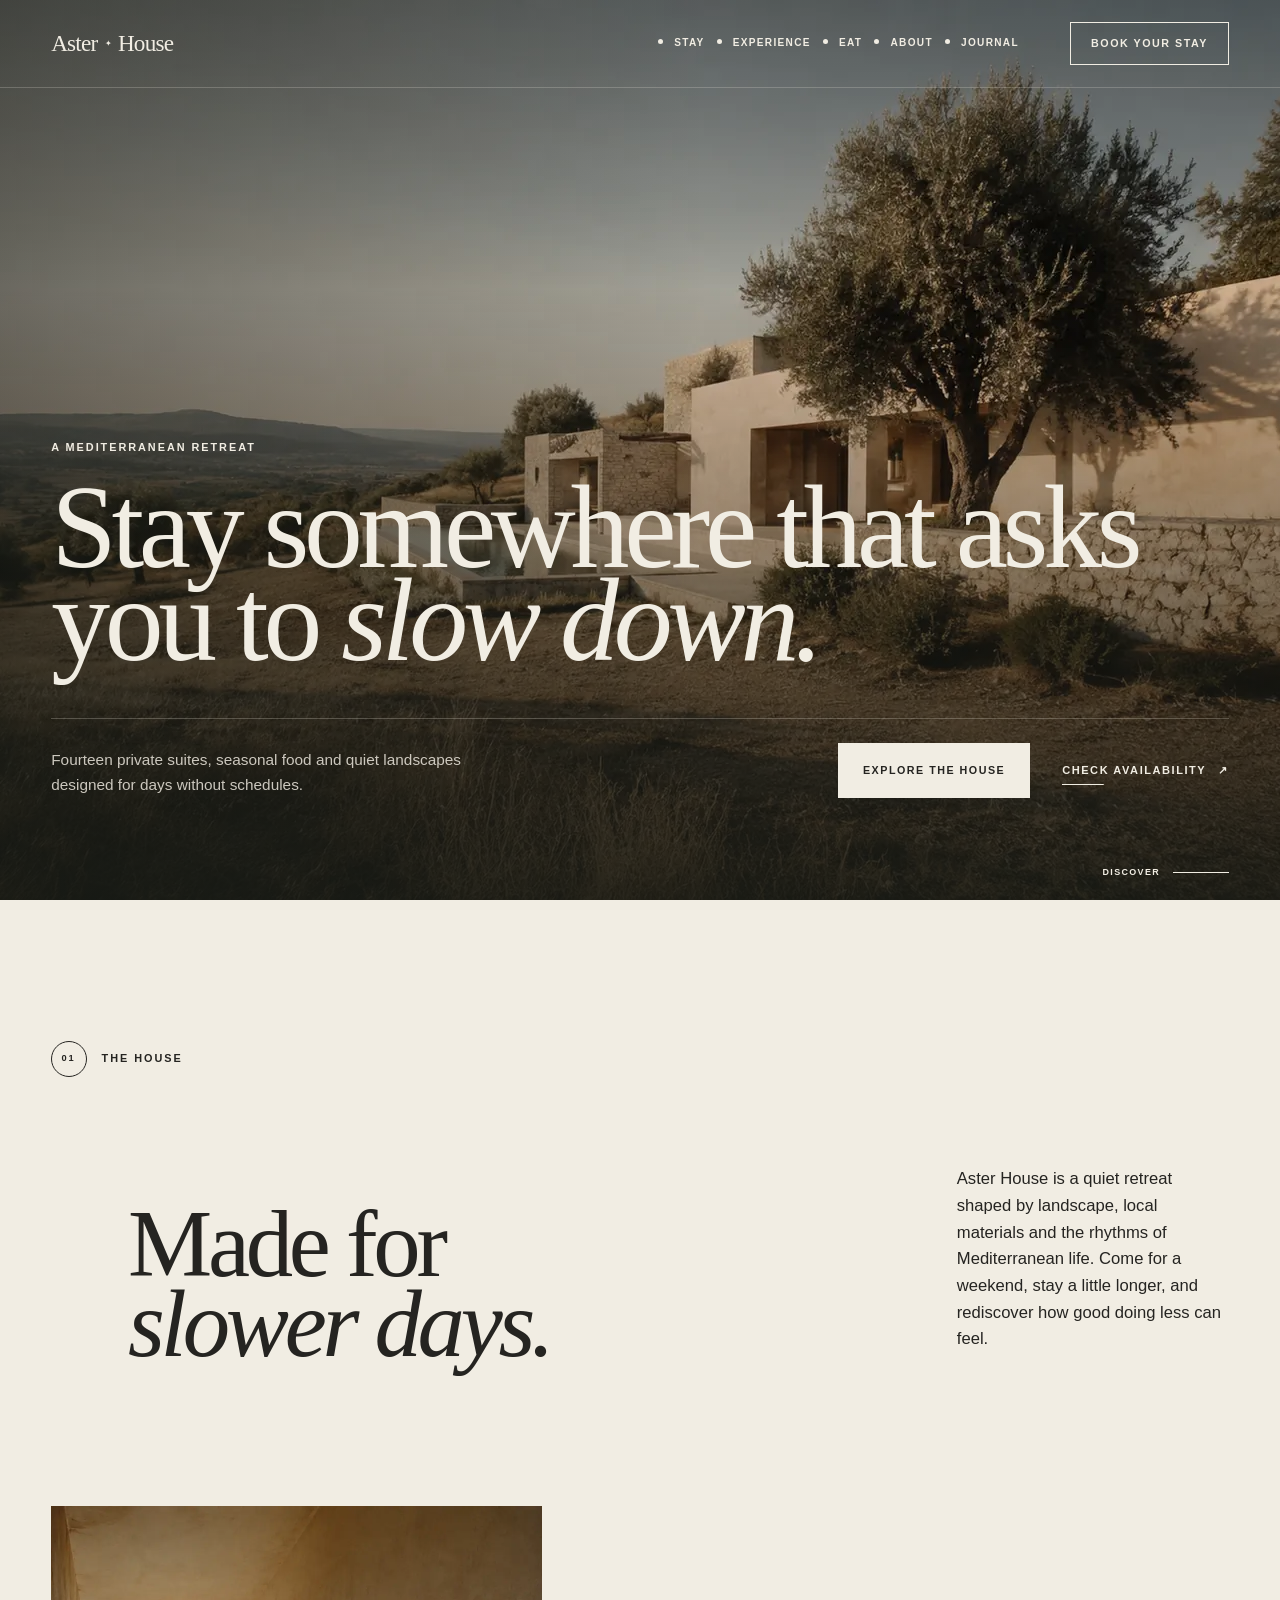
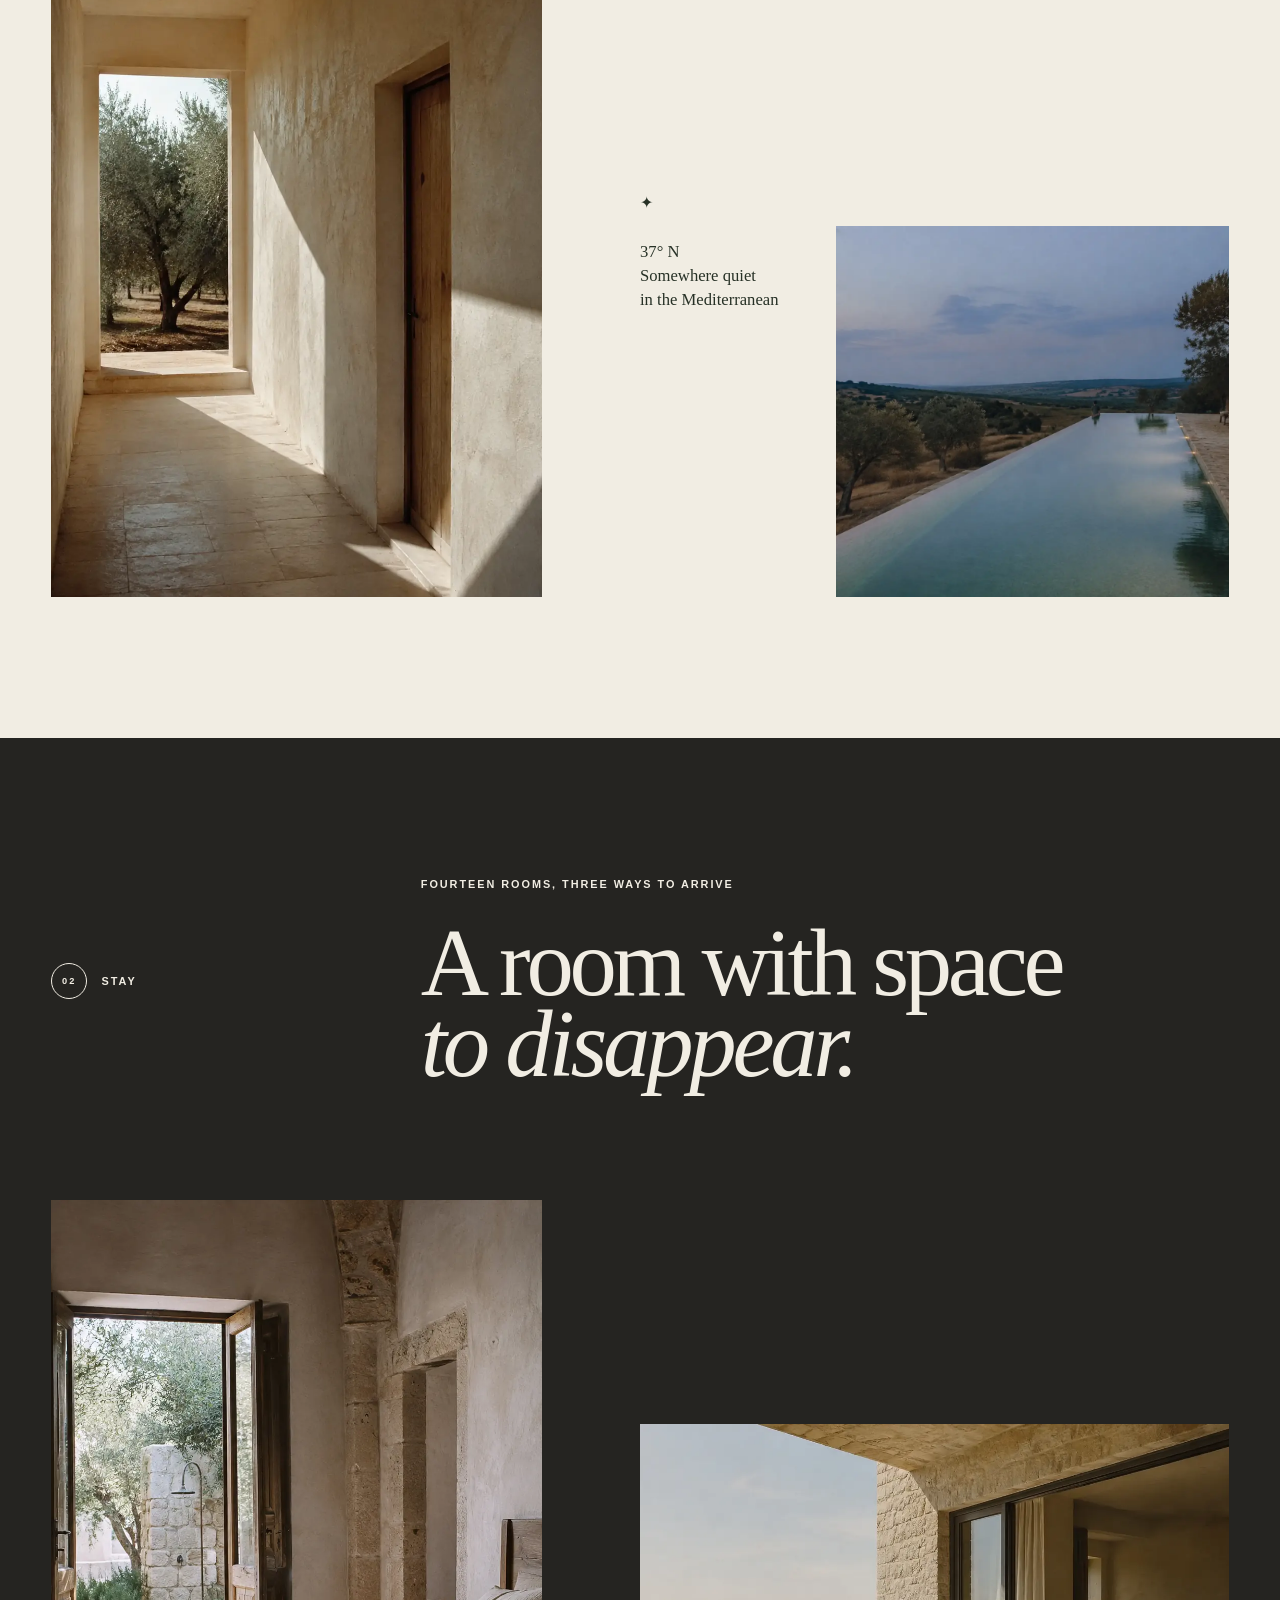
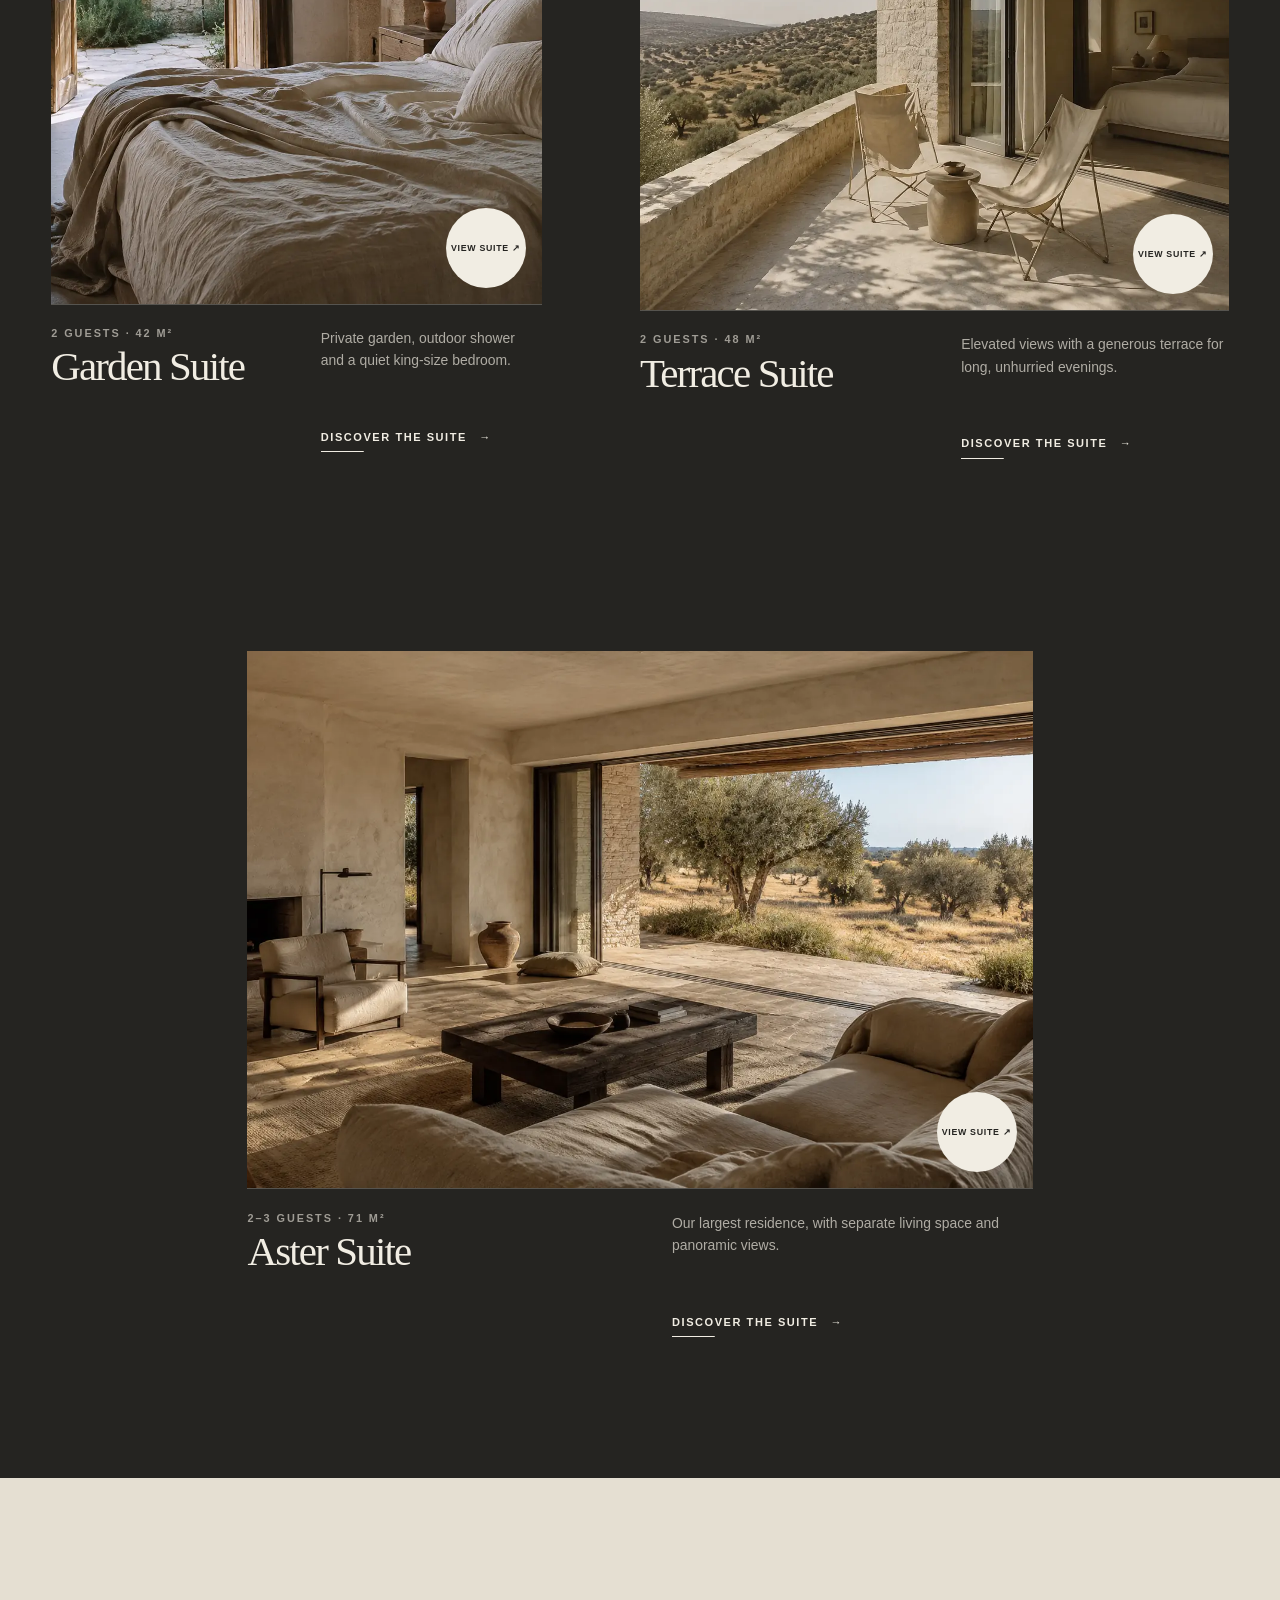
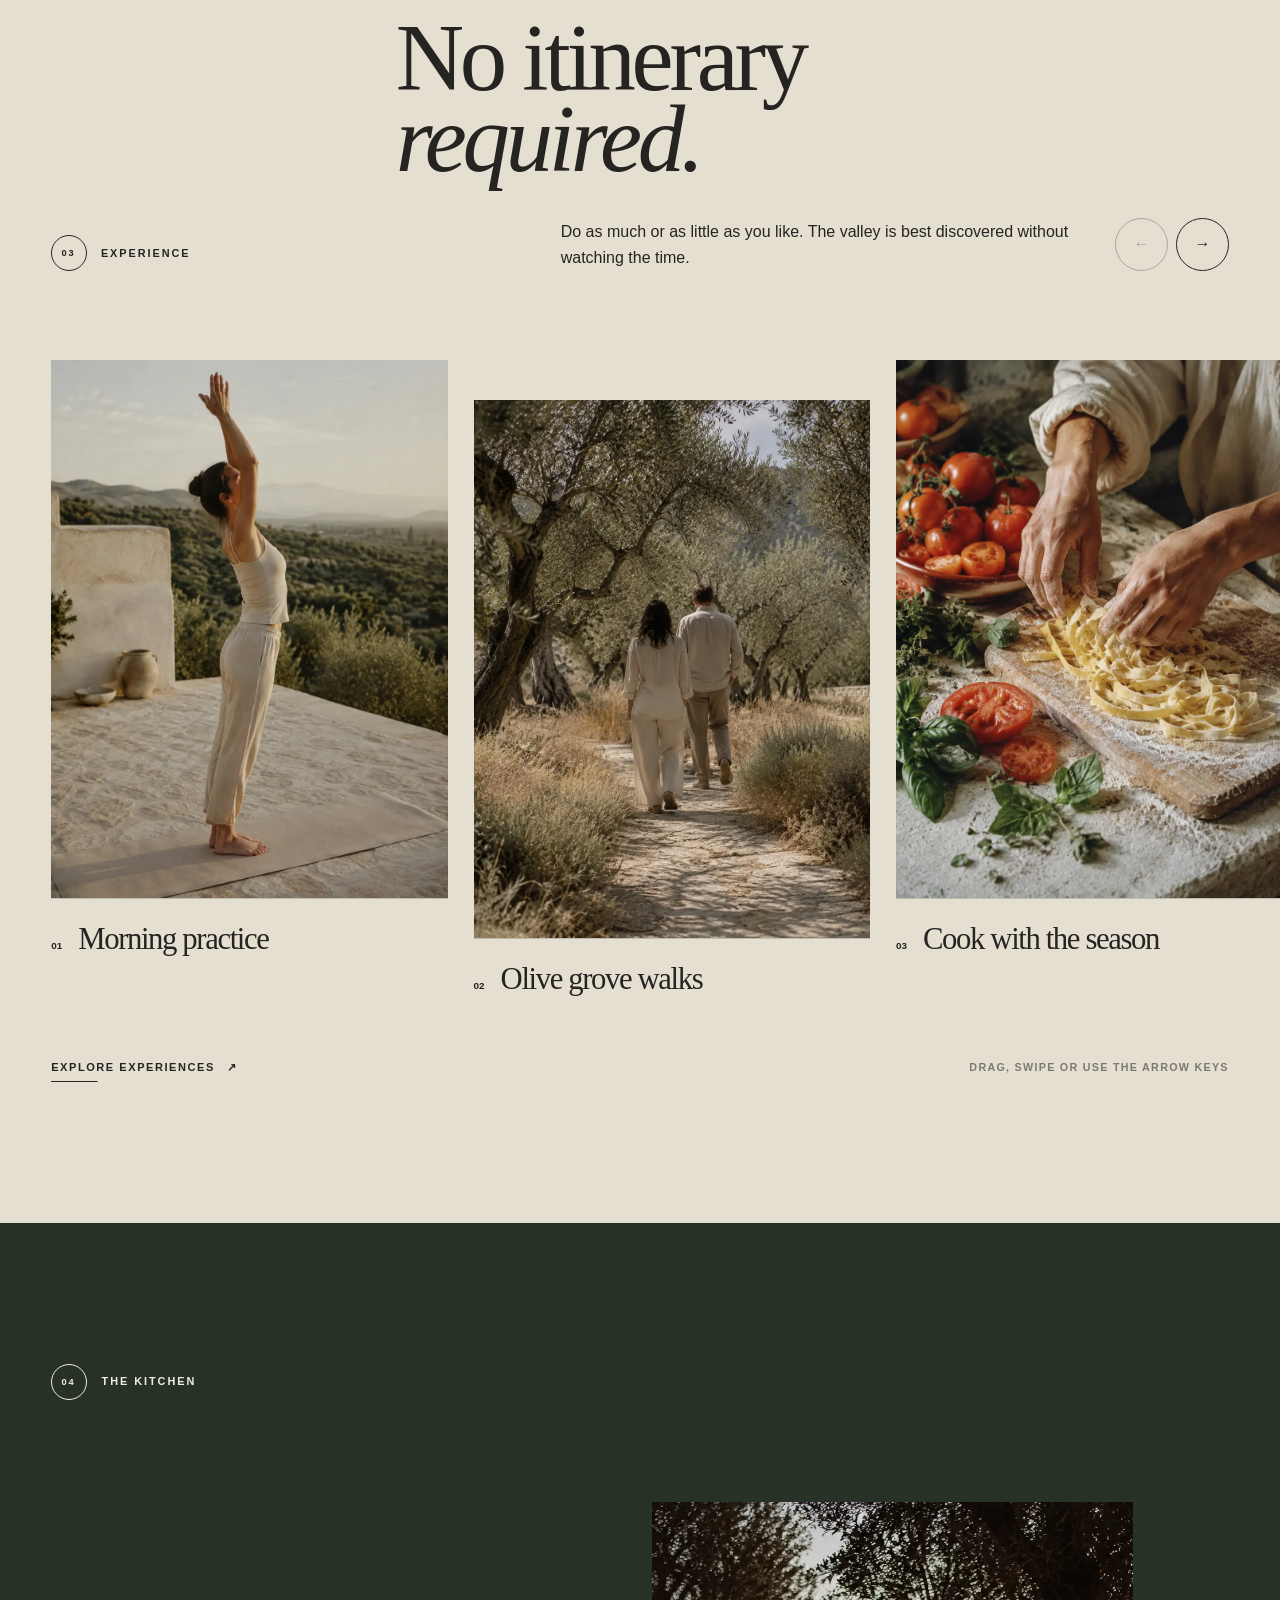
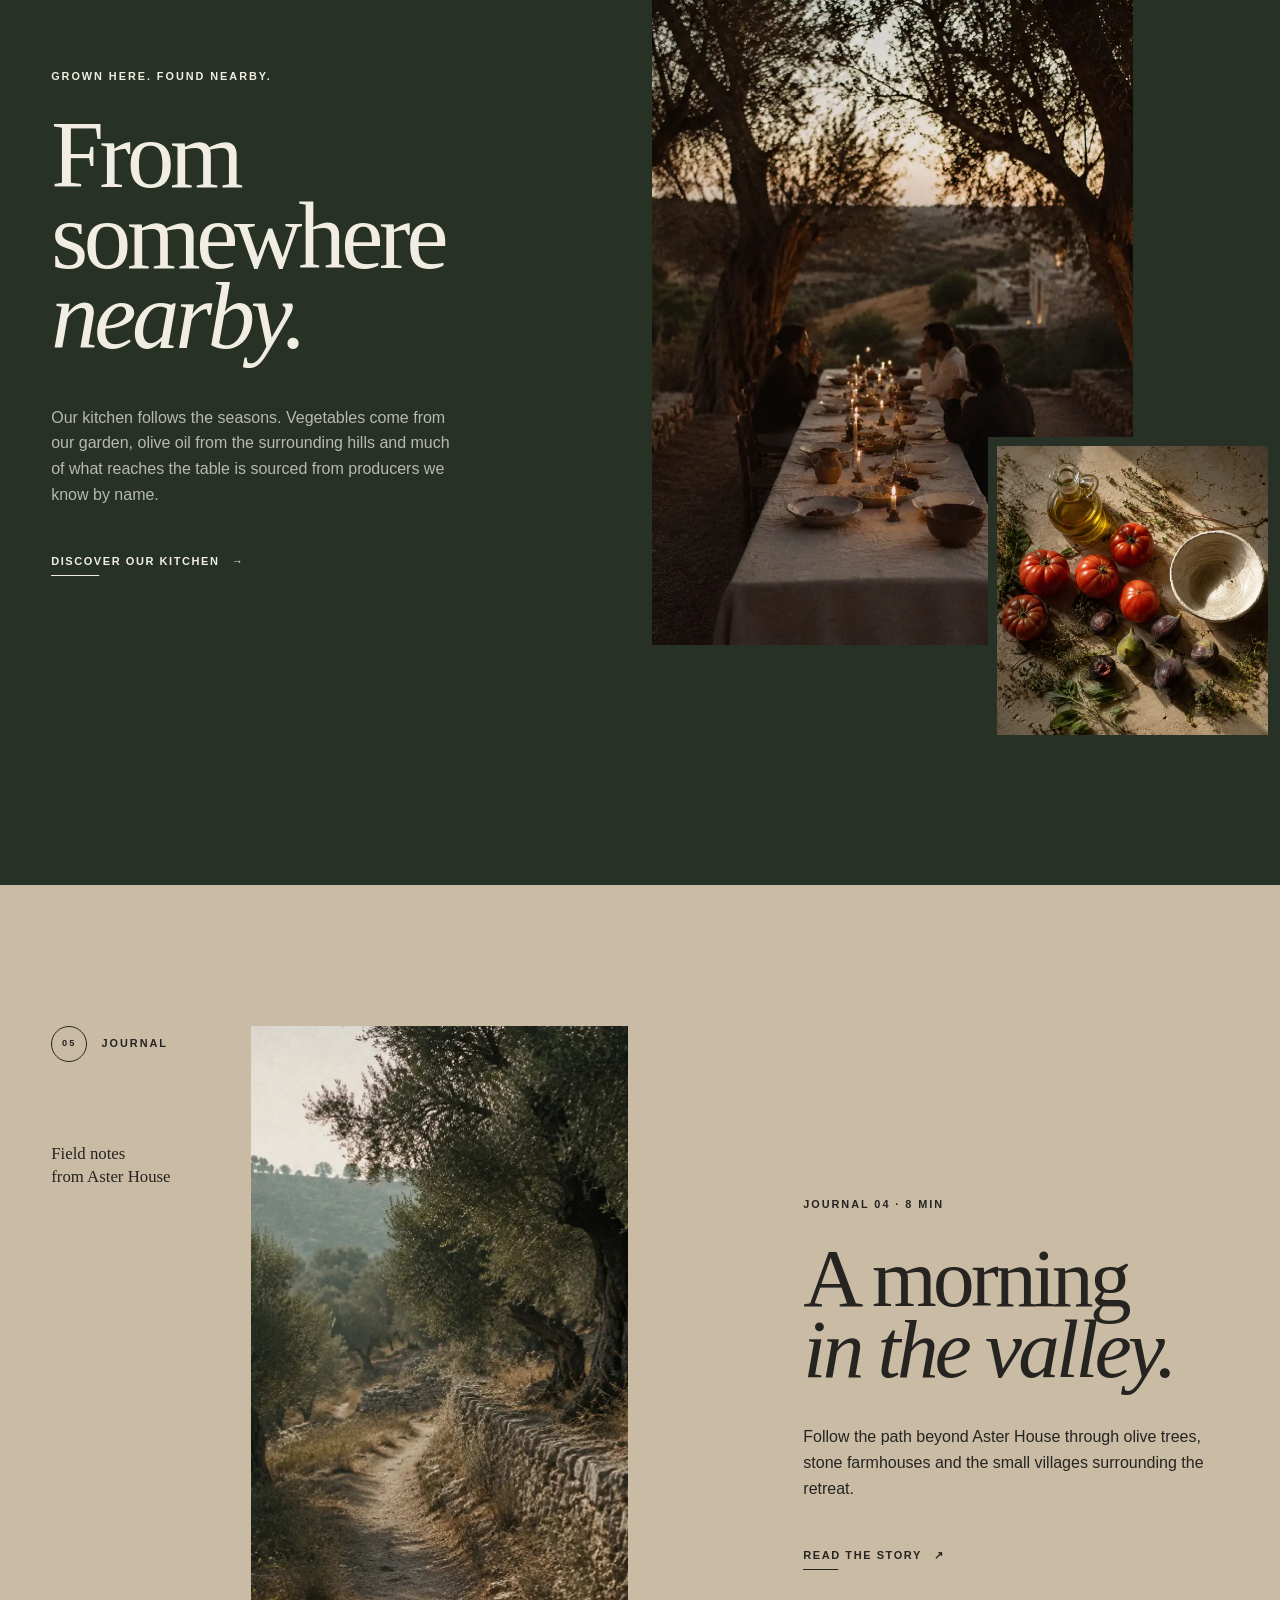
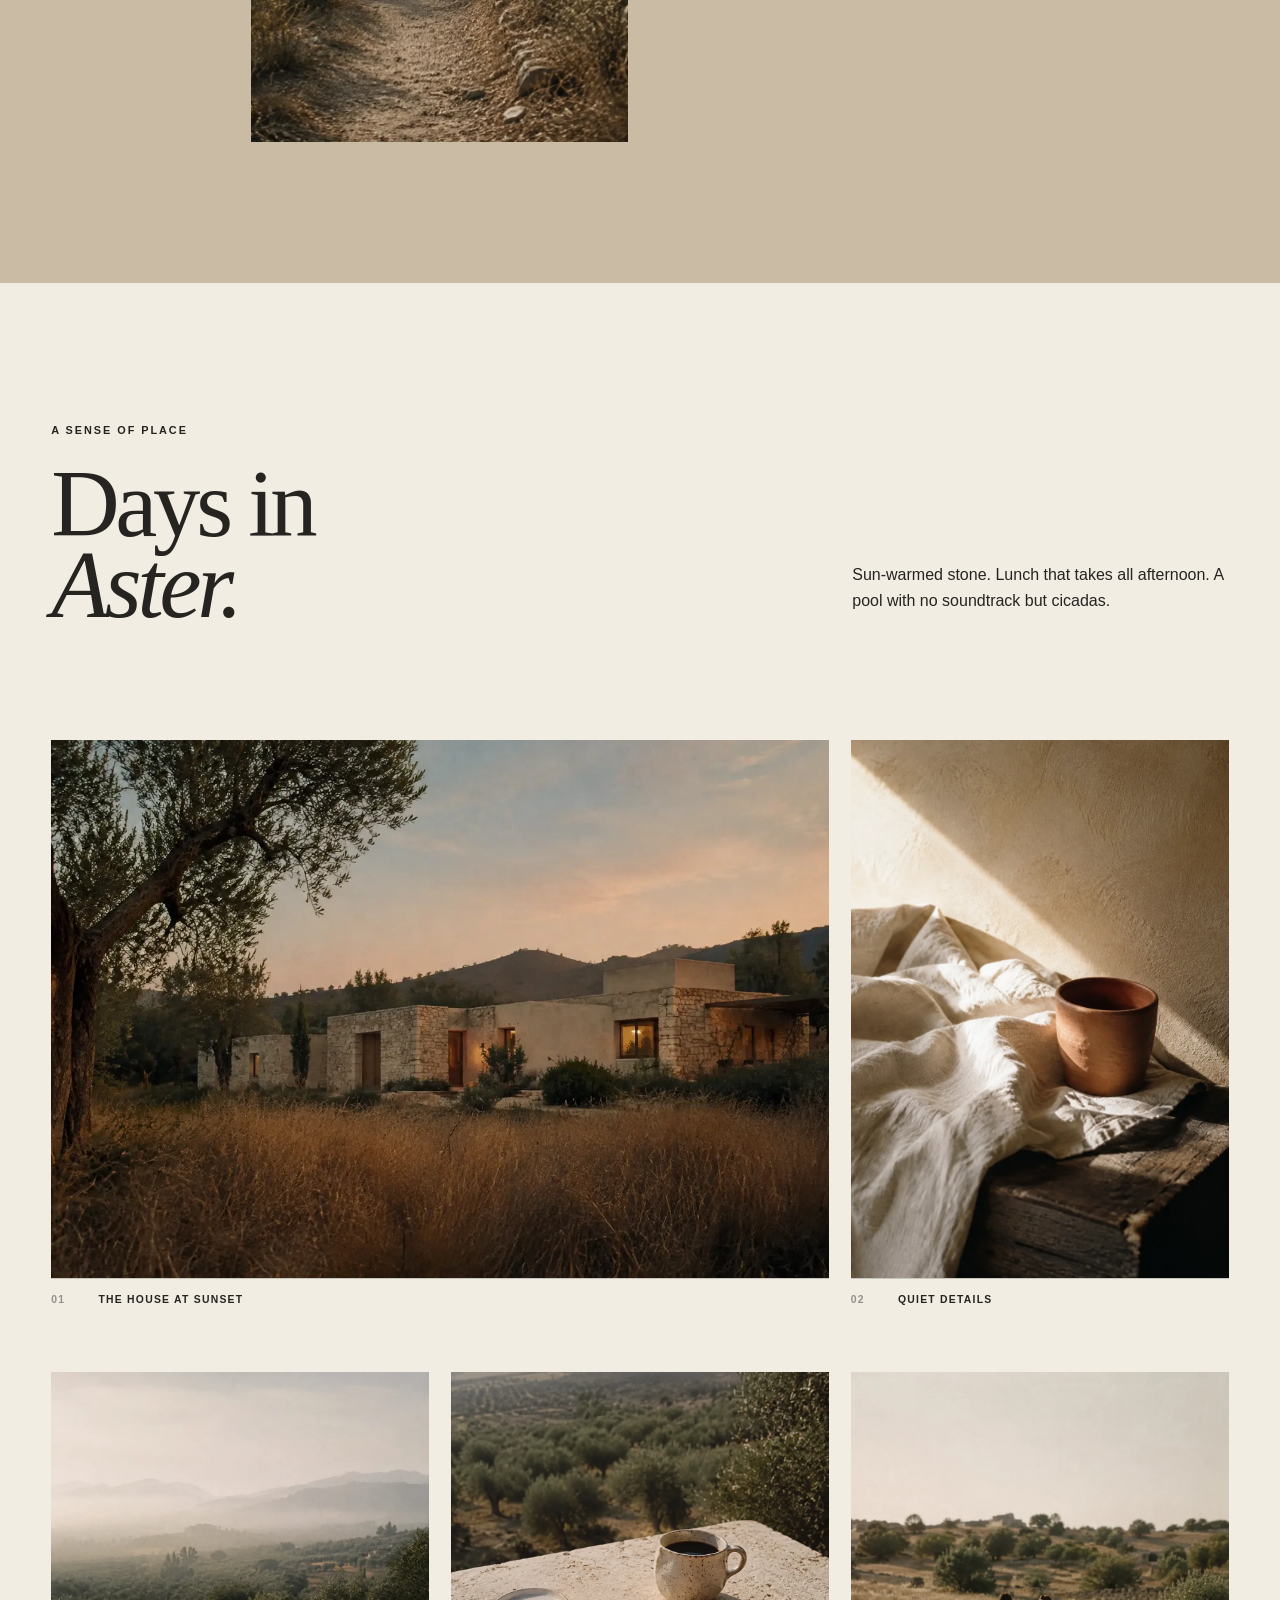
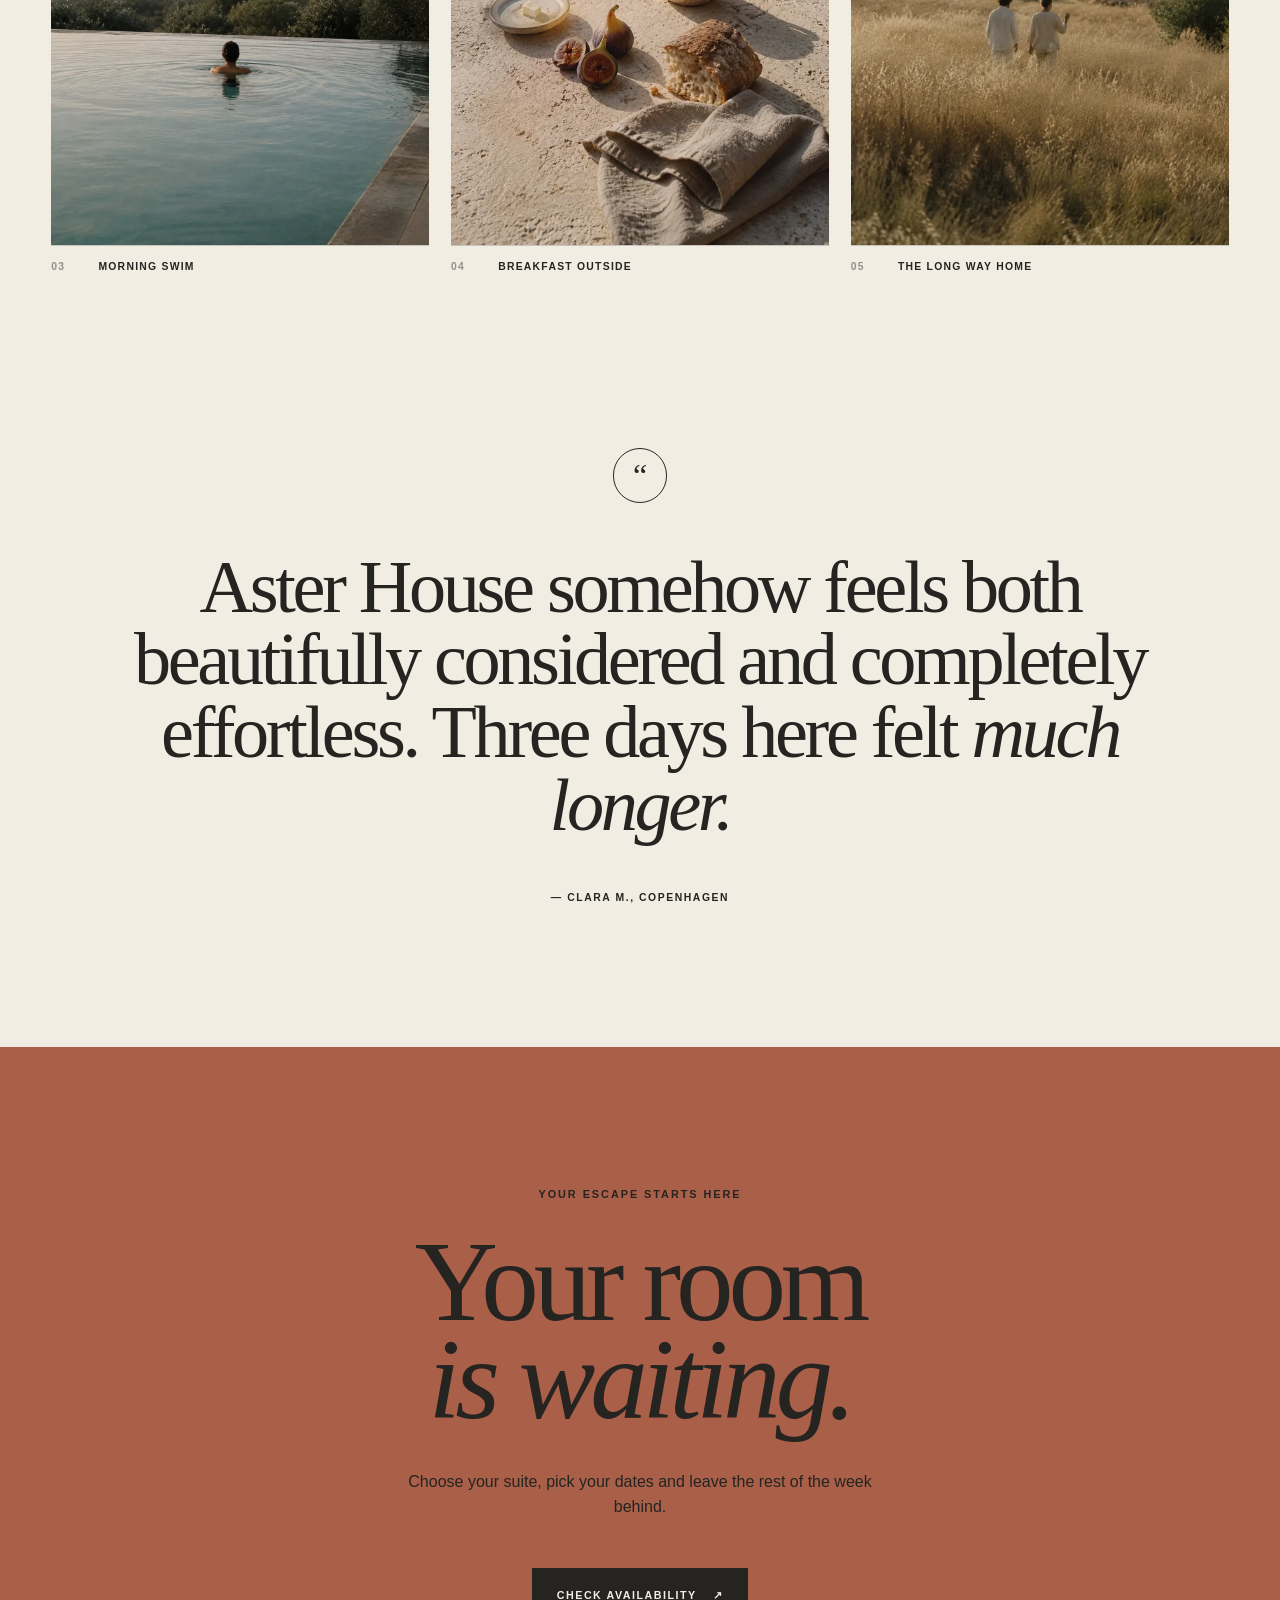
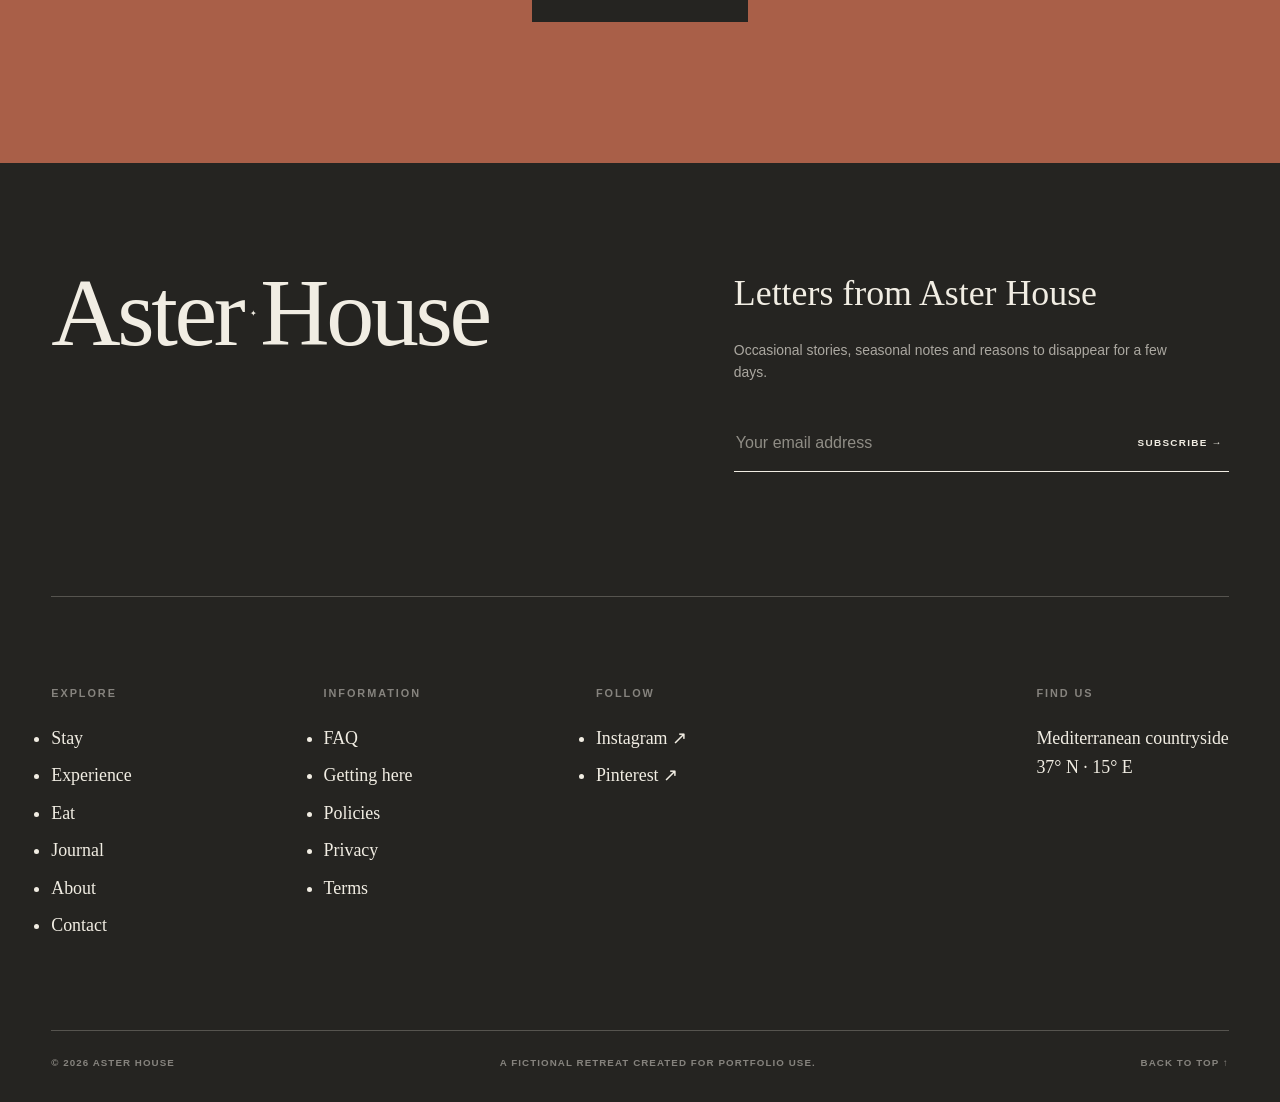
<file: 03-home-page-aster-house/index.html>
<!doctype html>
<html lang="en" class="no-js">
  <head>
    <meta charset="utf-8">
    <meta name="viewport" content="width=device-width, initial-scale=1">
    <meta
      name="description"
      content="Aster House is a design-led Mediterranean retreat with fourteen private suites, seasonal food and quiet landscapes."
    >
    <meta name="theme-color" content="#273126">
    <title>Aster House — A Mediterranean Retreat</title>
    <link rel="stylesheet" href="styles.css">
    <script src="script.js" defer></script>
  </head>

  <body>
    <a class="skip-link" href="#main-content">Skip to main content</a>
    <div class="scroll-progress" aria-hidden="true">
      <span data-scroll-progress></span>
    </div>

    <!-- The transparent header gains a warm solid surface after the hero. -->
    <header class="site-header" data-header>
      <a class="wordmark" href="#top" aria-label="Aster House, home">
        <span>Aster</span>
        <span class="wordmark__symbol" aria-hidden="true">✦</span>
        <span>House</span>
      </a>

      <button
        class="menu-toggle"
        type="button"
        aria-expanded="false"
        aria-controls="primary-navigation"
        aria-label="Open navigation"
        data-menu-toggle
      >
        <span></span>
        <span></span>
      </button>

      <nav class="site-nav" id="primary-navigation" aria-label="Primary navigation" data-nav>
        <ul class="site-nav__links" role="list">
          <li><a href="#stay">Stay</a></li>
          <li><a href="#experience">Experience</a></li>
          <li><a href="#eat">Eat</a></li>
          <li><a href="#about">About</a></li>
          <li><a href="#journal">Journal</a></li>
        </ul>
        <a class="button button--header" href="#booking">Book your stay</a>
      </nav>
    </header>

    <main id="main-content">
      <!-- Hero -->
      <section class="hero" id="top" aria-labelledby="hero-title">
        <div class="media-placeholder media-placeholder--hero">
          <img
            class="media-image"
            src="img/01-hero.webp"
            alt="Aster House integrated into a Mediterranean hillside at golden hour"
            width="1600"
            height="900"
            fetchpriority="high"
            decoding="async"
          >
        </div>
        <div class="hero__veil" aria-hidden="true"></div>

        <div class="hero__content container">
          <p class="eyebrow eyebrow--light">A Mediterranean retreat</p>
          <h1 id="hero-title">Stay somewhere that asks you to <em>slow down.</em></h1>
          <div class="hero__footer">
            <p>
              Fourteen private suites, seasonal food and quiet landscapes designed for
              days without schedules.
            </p>
            <div class="button-group">
              <a class="button button--light" href="#about">Explore the house</a>
              <a class="text-link text-link--light" href="#booking">
                Check availability <span aria-hidden="true">↗</span>
              </a>
            </div>
          </div>
        </div>

        <a class="hero__scroll" href="#about" aria-label="Scroll to discover Aster House">
          <span>Discover</span>
          <span class="hero__scroll-line" aria-hidden="true"></span>
        </a>
      </section>

      <!-- Brand statement -->
      <section class="intro section" id="about" aria-labelledby="intro-title">
        <div class="container">
          <div class="section-index" data-reveal>
            <span>01</span>
            <span>The house</span>
          </div>

          <div class="intro__statement">
            <h2 id="intro-title" data-reveal>Made for<br><em>slower days.</em></h2>
            <p class="intro__copy" data-reveal>
              Aster House is a quiet retreat shaped by landscape, local materials and
              the rhythms of Mediterranean life. Come for a weekend, stay a little
              longer, and rediscover how good doing less can feel.
            </p>
          </div>

          <div class="intro__media" data-reveal>
            <div class="media-placeholder media-placeholder--portrait">
              <img
                class="media-image"
                src="img/02-intro-architecture.webp"
                alt="Limewashed corridor opening toward the Aster House olive grove"
                width="1080"
                height="1350"
                loading="lazy"
                decoding="async"
              >
            </div>
            <div class="intro__note">
              <span aria-hidden="true">✦</span>
              <p>37° N<br>Somewhere quiet<br>in the Mediterranean</p>
            </div>
            <div class="media-placeholder media-placeholder--landscape-small">
              <img
                class="media-image"
                src="img/03-intro-pool.webp"
                alt="Infinity pool overlooking a quiet Mediterranean valley at blue hour"
                width="1440"
                height="960"
                loading="lazy"
                decoding="async"
              >
            </div>
          </div>
        </div>
      </section>

      <!-- Accommodation -->
      <section class="stay section" id="stay" aria-labelledby="stay-title">
        <div class="container">
          <div class="section-heading">
            <div class="section-index section-index--light" data-reveal>
              <span>02</span>
              <span>Stay</span>
            </div>
            <div class="section-heading__copy" data-reveal>
              <p class="eyebrow eyebrow--light">Fourteen rooms, three ways to arrive</p>
              <h2 id="stay-title">A room with space<br><em>to disappear.</em></h2>
            </div>
          </div>

          <div class="suite-grid">
            <article class="suite-card suite-card--garden" data-reveal>
              <a class="suite-card__image" href="#booking" aria-label="Discover the Garden Suite">
                <div class="media-placeholder media-placeholder--suite">
                  <img
                    class="media-image"
                    src="img/04-garden-suite.webp"
                    alt="Garden Suite bedroom with natural linen, stone walls and doors opening outdoors"
                    width="1080"
                    height="1350"
                    loading="lazy"
                    decoding="async"
                  >
                </div>
                <span class="image-action" aria-hidden="true">View suite ↗</span>
              </a>
              <div class="suite-card__content">
                <div>
                  <p class="suite-card__meta">2 guests · 42 m²</p>
                  <h3>Garden Suite</h3>
                </div>
                <p>Private garden, outdoor shower and a quiet king-size bedroom.</p>
                <a class="text-link text-link--light" href="#booking">Discover the suite <span aria-hidden="true">→</span></a>
              </div>
            </article>

            <article class="suite-card suite-card--terrace" data-reveal>
              <a class="suite-card__image" href="#booking" aria-label="Discover the Terrace Suite">
                <div class="media-placeholder media-placeholder--suite-wide">
                  <img
                    class="media-image"
                    src="img/05-terrace-suite.webp"
                    alt="Terrace Suite with a shaded outdoor seating area and elevated valley views"
                    width="1440"
                    height="960"
                    loading="lazy"
                    decoding="async"
                  >
                </div>
                <span class="image-action" aria-hidden="true">View suite ↗</span>
              </a>
              <div class="suite-card__content">
                <div>
                  <p class="suite-card__meta">2 guests · 48 m²</p>
                  <h3>Terrace Suite</h3>
                </div>
                <p>Elevated views with a generous terrace for long, unhurried evenings.</p>
                <a class="text-link text-link--light" href="#booking">Discover the suite <span aria-hidden="true">→</span></a>
              </div>
            </article>

            <article class="suite-card suite-card--aster" data-reveal>
              <a class="suite-card__image" href="#booking" aria-label="Discover the Aster Suite">
                <div class="media-placeholder media-placeholder--suite-wide">
                  <img
                    class="media-image"
                    src="img/06-aster-suite.webp"
                    alt="Aster Suite living room with sculptural furniture and panoramic sliding doors"
                    width="1440"
                    height="900"
                    loading="lazy"
                    decoding="async"
                  >
                </div>
                <span class="image-action" aria-hidden="true">View suite ↗</span>
              </a>
              <div class="suite-card__content">
                <div>
                  <p class="suite-card__meta">2–3 guests · 71 m²</p>
                  <h3>Aster Suite</h3>
                </div>
                <p>Our largest residence, with separate living space and panoramic views.</p>
                <a class="text-link text-link--light" href="#booking">Discover the suite <span aria-hidden="true">→</span></a>
              </div>
            </article>
          </div>
        </div>
      </section>

      <!-- Experiences -->
      <section class="experiences section" id="experience" aria-labelledby="experience-title">
        <div class="container experiences__header">
          <div class="section-index" data-reveal>
            <span>03</span>
            <span>Experience</span>
          </div>
          <div class="experiences__title" data-reveal>
            <h2 id="experience-title">No itinerary<br><em>required.</em></h2>
            <p>
              Do as much or as little as you like. The valley is best discovered
              without watching the time.
            </p>
          </div>
          <div class="carousel-controls" aria-label="Experience carousel controls">
            <button type="button" aria-label="Previous experiences" data-carousel-prev>←</button>
            <button type="button" aria-label="Next experiences" data-carousel-next>→</button>
          </div>
        </div>

        <div class="experience-track" tabindex="0" aria-label="Aster House experiences" data-carousel>
          <article class="experience-card">
            <div class="media-placeholder media-placeholder--experience">
              <img
                class="media-image"
                src="img/07-experience-yoga.webp"
                alt="Guest practicing morning yoga on a stone terrace above the olive valley"
                width="1080"
                height="1350"
                loading="lazy"
                decoding="async"
              >
            </div>
            <div class="experience-card__caption"><span>01</span><h3>Morning practice</h3></div>
          </article>
          <article class="experience-card">
            <div class="media-placeholder media-placeholder--experience">
              <img
                class="media-image"
                src="img/08-experience-olive-walk.webp"
                alt="Two guests walking slowly between mature olive trees"
                width="1080"
                height="1350"
                loading="lazy"
                decoding="async"
              >
            </div>
            <div class="experience-card__caption"><span>02</span><h3>Olive grove walks</h3></div>
          </article>
          <article class="experience-card">
            <div class="media-placeholder media-placeholder--experience">
              <img
                class="media-image"
                src="img/09-experience-cooking.webp"
                alt="Hands preparing seasonal Mediterranean ingredients at a stone kitchen table"
                width="1080"
                height="1350"
                loading="lazy"
                decoding="async"
              >
            </div>
            <div class="experience-card__caption"><span>03</span><h3>Cook with the season</h3></div>
          </article>
          <article class="experience-card">
            <div class="media-placeholder media-placeholder--experience">
              <img
                class="media-image"
                src="img/10-experience-massage.webp"
                alt="Open-air massage room framed by an olive garden"
                width="1080"
                height="1350"
                loading="lazy"
                decoding="async"
              >
            </div>
            <div class="experience-card__caption"><span>04</span><h3>Restorative treatments</h3></div>
          </article>
          <article class="experience-card">
            <div class="media-placeholder media-placeholder--experience">
              <img
                class="media-image"
                src="img/11-experience-cycling.webp"
                alt="Touring bicycles resting against a stone wall beside a country road"
                width="1080"
                height="1350"
                loading="lazy"
                decoding="async"
              >
            </div>
            <div class="experience-card__caption"><span>05</span><h3>Roads worth taking</h3></div>
          </article>
        </div>

        <div class="container experiences__footer">
          <a class="text-link" href="#gallery">Explore experiences <span aria-hidden="true">↗</span></a>
          <p>Drag, swipe or use the arrow keys</p>
        </div>
      </section>

      <!-- Restaurant -->
      <section class="food section" id="eat" aria-labelledby="food-title">
        <div class="container">
          <div class="section-index section-index--light" data-reveal>
            <span>04</span>
            <span>The kitchen</span>
          </div>

          <div class="food__layout">
            <div class="food__copy" data-reveal>
              <p class="eyebrow eyebrow--light">Grown here. Found nearby.</p>
              <h2 id="food-title">From somewhere<br><em>nearby.</em></h2>
              <p>
                Our kitchen follows the seasons. Vegetables come from our garden,
                olive oil from the surrounding hills and much of what reaches the
                table is sourced from producers we know by name.
              </p>
              <a class="text-link text-link--light" href="#booking">Discover our kitchen <span aria-hidden="true">→</span></a>
            </div>

            <div class="food__media" data-reveal>
              <div class="media-placeholder media-placeholder--food-main">
                <img
                  class="media-image"
                  src="img/12-food-dinner.webp"
                  alt="An intimate outdoor dinner beneath the olive trees at dusk"
                  width="1080"
                  height="1350"
                  loading="lazy"
                  decoding="async"
                >
              </div>
              <div class="media-placeholder media-placeholder--food-detail">
                <img
                  class="media-image"
                  src="img/13-food-ingredients.webp"
                  alt="Tomatoes, figs, herbs and olive oil arranged on local stone"
                  width="1080"
                  height="1080"
                  loading="lazy"
                  decoding="async"
                >
              </div>
            </div>
          </div>
        </div>
      </section>

      <!-- Journal feature -->
      <section class="journal section" id="journal" aria-labelledby="journal-title">
        <div class="container journal__grid">
          <div class="journal__meta" data-reveal>
            <div class="section-index">
              <span>05</span>
              <span>Journal</span>
            </div>
            <p>Field notes<br>from Aster House</p>
          </div>

          <div class="journal__image" data-reveal>
            <div class="media-placeholder media-placeholder--journal">
              <img
                class="media-image"
                src="img/14-journal-path.webp"
                alt="A narrow path winding between olive trees and old stone walls"
                width="1080"
                height="1440"
                loading="lazy"
                decoding="async"
              >
            </div>
          </div>

          <article class="journal__story" data-reveal>
            <p class="eyebrow">Journal 04 · 8 min</p>
            <h2 id="journal-title">A morning<br><em>in the valley.</em></h2>
            <p>
              Follow the path beyond Aster House through olive trees, stone
              farmhouses and the small villages surrounding the retreat.
            </p>
            <a class="text-link" href="#gallery">Read the story <span aria-hidden="true">↗</span></a>
          </article>
        </div>
      </section>

      <!-- Atmosphere gallery -->
      <section class="gallery section" id="gallery" aria-labelledby="gallery-title">
        <div class="container">
          <div class="gallery__heading" data-reveal>
            <div>
              <p class="eyebrow">A sense of place</p>
              <h2 id="gallery-title">Days in<br><em>Aster.</em></h2>
            </div>
            <p>
              Sun-warmed stone. Lunch that takes all afternoon. A pool with no
              soundtrack but cicadas.
            </p>
          </div>

          <div class="gallery-grid">
            <figure class="gallery-item gallery-item--one" data-reveal>
              <div class="media-placeholder">
                <img
                  class="media-image"
                  src="img/15-gallery-house.webp"
                  alt="Aster House glowing softly in the Mediterranean landscape at sunset"
                  width="1600"
                  height="900"
                  loading="lazy"
                  decoding="async"
                >
              </div>
              <figcaption><span>01</span><span>The house at sunset</span></figcaption>
            </figure>
            <figure class="gallery-item gallery-item--two" data-reveal>
              <div class="media-placeholder">
                <img
                  class="media-image"
                  src="img/16-gallery-details.webp"
                  alt="A tactile composition of linen, ceramic, timber and warm plaster"
                  width="1080"
                  height="1350"
                  loading="lazy"
                  decoding="async"
                >
              </div>
              <figcaption><span>02</span><span>Quiet details</span></figcaption>
            </figure>
            <figure class="gallery-item gallery-item--three" data-reveal>
              <div class="media-placeholder">
                <img
                  class="media-image"
                  src="img/17-gallery-pool.webp"
                  alt="A guest swimming in the infinity pool above the valley"
                  width="1080"
                  height="1350"
                  loading="lazy"
                  decoding="async"
                >
              </div>
              <figcaption><span>03</span><span>Morning swim</span></figcaption>
            </figure>
            <figure class="gallery-item gallery-item--four" data-reveal>
              <div class="media-placeholder">
                <img
                  class="media-image"
                  src="img/18-gallery-breakfast.webp"
                  alt="A simple Mediterranean breakfast arranged on a private terrace"
                  width="1080"
                  height="1350"
                  loading="lazy"
                  decoding="async"
                >
              </div>
              <figcaption><span>04</span><span>Breakfast outside</span></figcaption>
            </figure>
            <figure class="gallery-item gallery-item--five" data-reveal>
              <div class="media-placeholder">
                <img
                  class="media-image"
                  src="img/19-gallery-walk.webp"
                  alt="Two guests walking through tall sunlit grass near Aster House"
                  width="1080"
                  height="1350"
                  loading="lazy"
                  decoding="async"
                >
              </div>
              <figcaption><span>05</span><span>The long way home</span></figcaption>
            </figure>
          </div>
        </div>
      </section>

      <!-- Single testimonial -->
      <section class="testimonial section" aria-label="Guest testimonial">
        <div class="container testimonial__inner" data-reveal>
          <span class="testimonial__mark" aria-hidden="true">“</span>
          <blockquote>
            Aster House somehow feels both beautifully considered and completely
            effortless. Three days here felt <em>much longer.</em>
          </blockquote>
          <p>— Clara M., Copenhagen</p>
        </div>
      </section>

      <!-- Booking call to action -->
      <section class="booking section" id="booking" aria-labelledby="booking-title">
        <div class="container booking__inner">
          <p class="eyebrow" data-reveal>Your escape starts here</p>
          <h2 id="booking-title" data-reveal>Your room<br><em>is waiting.</em></h2>
          <p data-reveal>Choose your suite, pick your dates and leave the rest of the week behind.</p>
          <a class="button button--dark" href="mailto:stay@asterhouse.example?subject=Aster%20House%20availability" data-reveal>
            Check availability <span aria-hidden="true">↗</span>
          </a>
        </div>
      </section>
    </main>

    <!-- Footer -->
    <footer class="site-footer">
      <div class="container">
        <div class="site-footer__top">
          <a class="wordmark wordmark--footer" href="#top" aria-label="Aster House, back to top">
            <span>Aster</span><span class="wordmark__symbol" aria-hidden="true">✦</span><span>House</span>
          </a>

          <div class="newsletter">
            <p class="newsletter__title">Letters from Aster House</p>
            <p>Occasional stories, seasonal notes and reasons to disappear for a few days.</p>
            <form class="newsletter__form" data-newsletter-form>
              <label class="visually-hidden" for="newsletter-email">Email address</label>
              <input id="newsletter-email" name="email" type="email" autocomplete="email" placeholder="Your email address" required>
              <button type="submit" aria-label="Subscribe to letters from Aster House">Subscribe <span aria-hidden="true">→</span></button>
            </form>
            <p class="newsletter__status" role="status" aria-live="polite" data-newsletter-status></p>
          </div>
        </div>

        <div class="site-footer__links">
          <div>
            <p class="footer-label">Explore</p>
            <ul role="list">
              <li><a href="#stay">Stay</a></li>
              <li><a href="#experience">Experience</a></li>
              <li><a href="#eat">Eat</a></li>
              <li><a href="#journal">Journal</a></li>
              <li><a href="#about">About</a></li>
              <li><a href="mailto:hello@asterhouse.example">Contact</a></li>
            </ul>
          </div>
          <div>
            <p class="footer-label">Information</p>
            <ul role="list">
              <li><a href="#booking">FAQ</a></li>
              <li><a href="#booking">Getting here</a></li>
              <li><a href="#booking">Policies</a></li>
              <li><a href="#booking">Privacy</a></li>
              <li><a href="#booking">Terms</a></li>
            </ul>
          </div>
          <div>
            <p class="footer-label">Follow</p>
            <ul role="list">
              <li><a href="#top">Instagram ↗</a></li>
              <li><a href="#top">Pinterest ↗</a></li>
            </ul>
          </div>
          <div class="site-footer__location">
            <p class="footer-label">Find us</p>
            <address>Mediterranean countryside<br>37° N · 15° E</address>
          </div>
        </div>

        <div class="site-footer__bottom">
          <p>© <span data-current-year>2026</span> Aster House</p>
          <p>A fictional retreat created for portfolio use.</p>
          <a href="#top">Back to top ↑</a>
        </div>
      </div>
    </footer>
  </body>
</html>
</file>
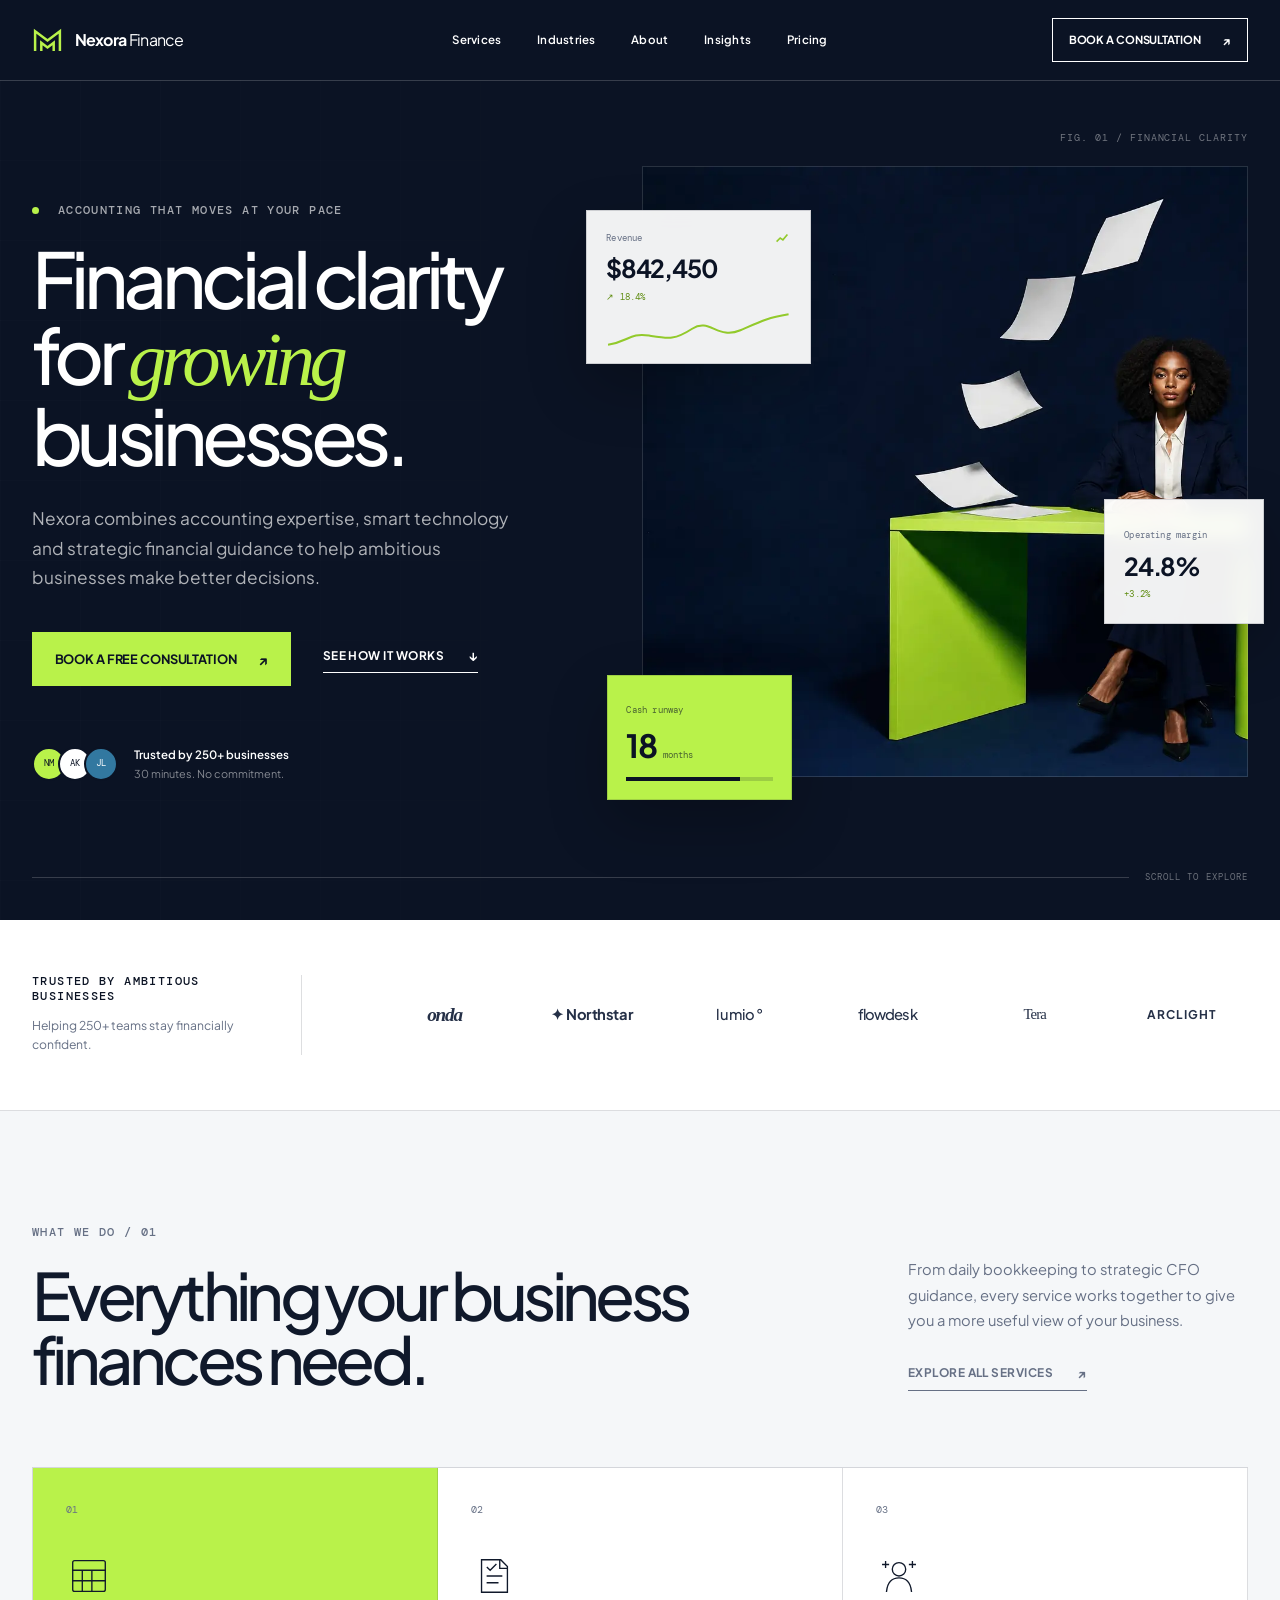
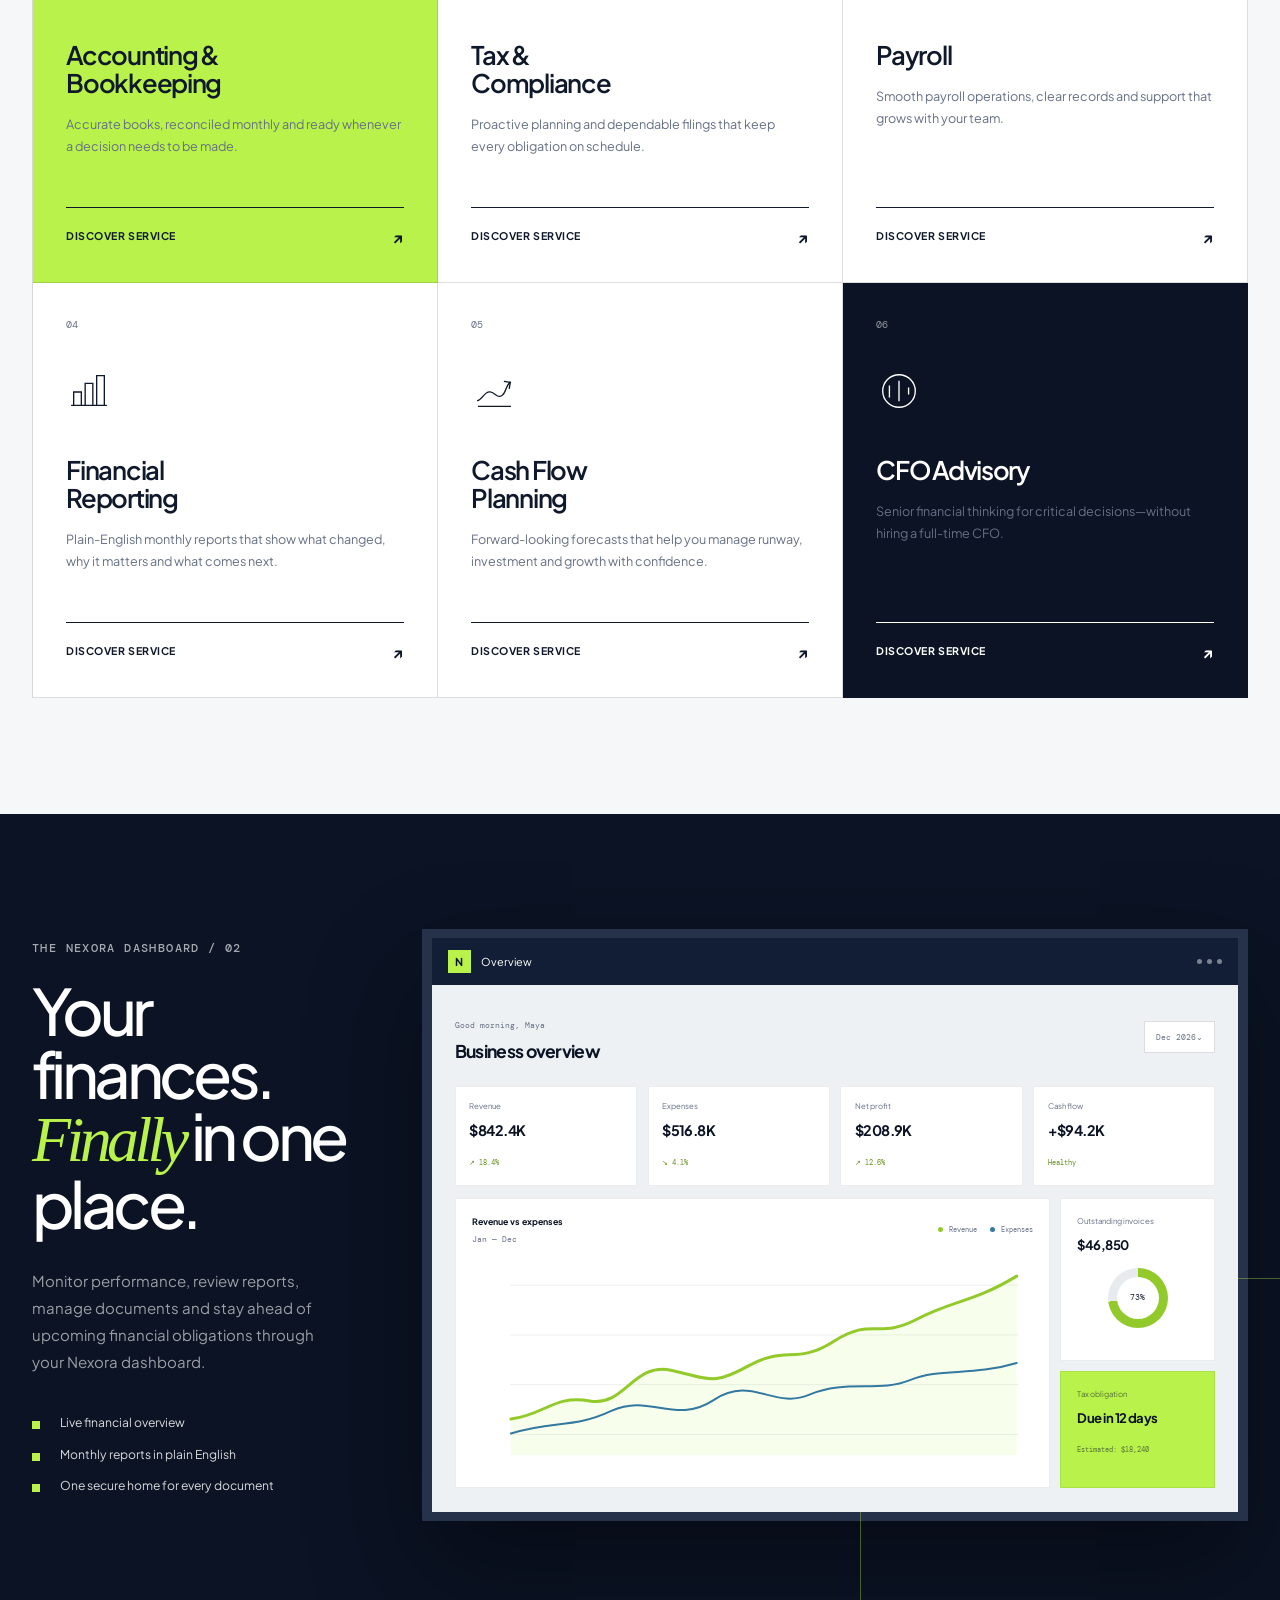
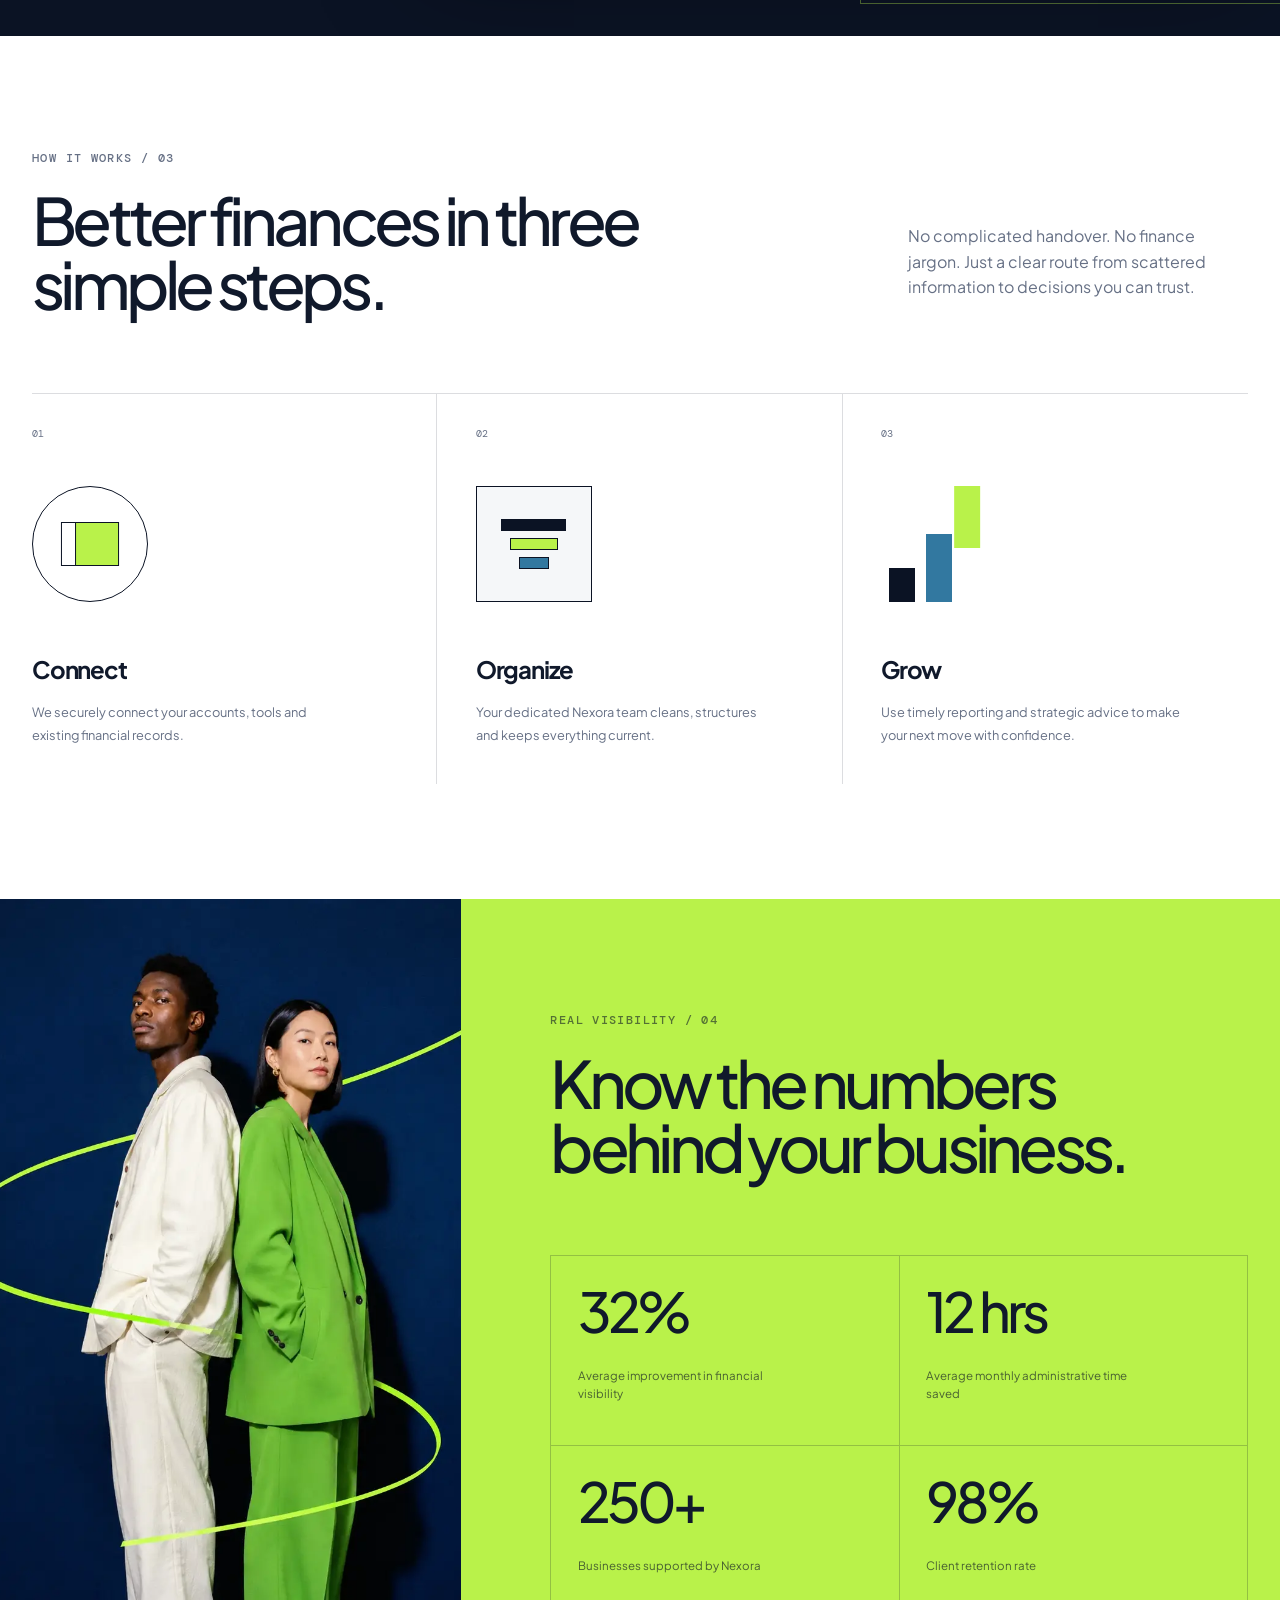
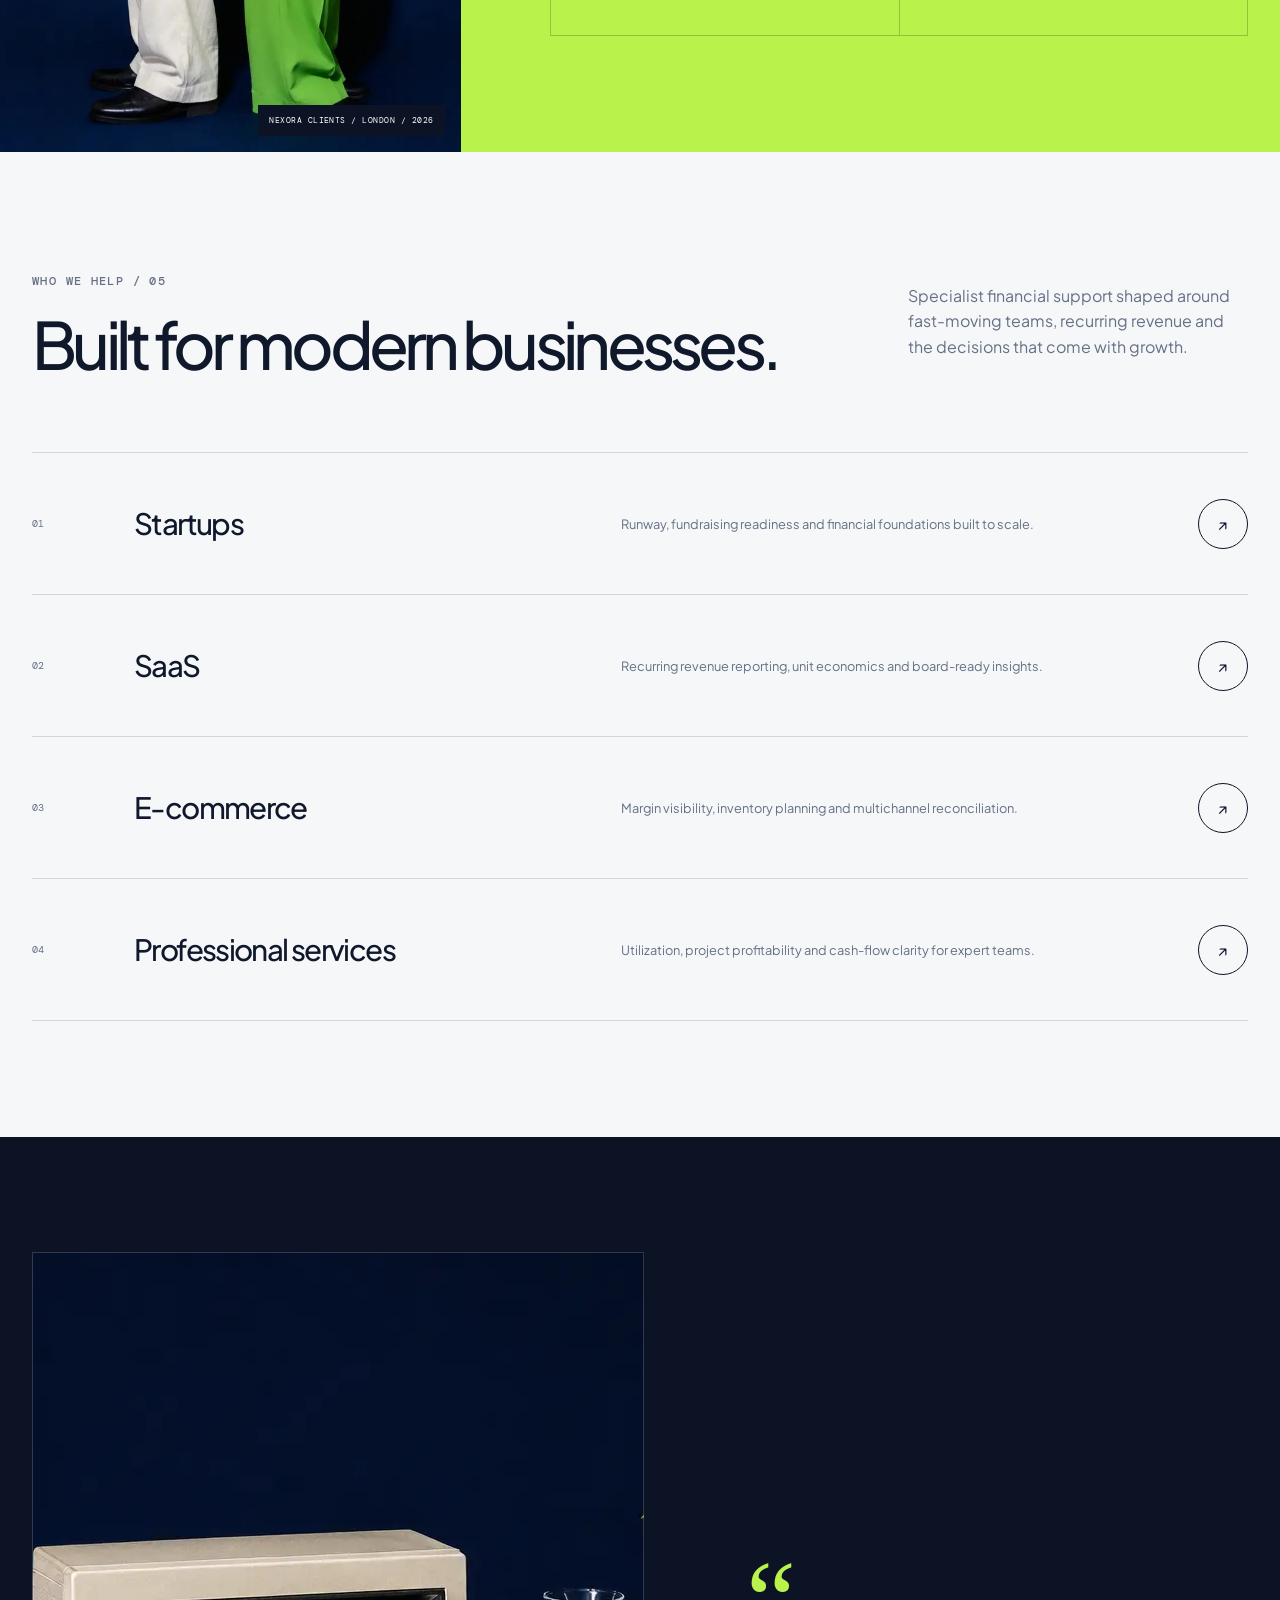
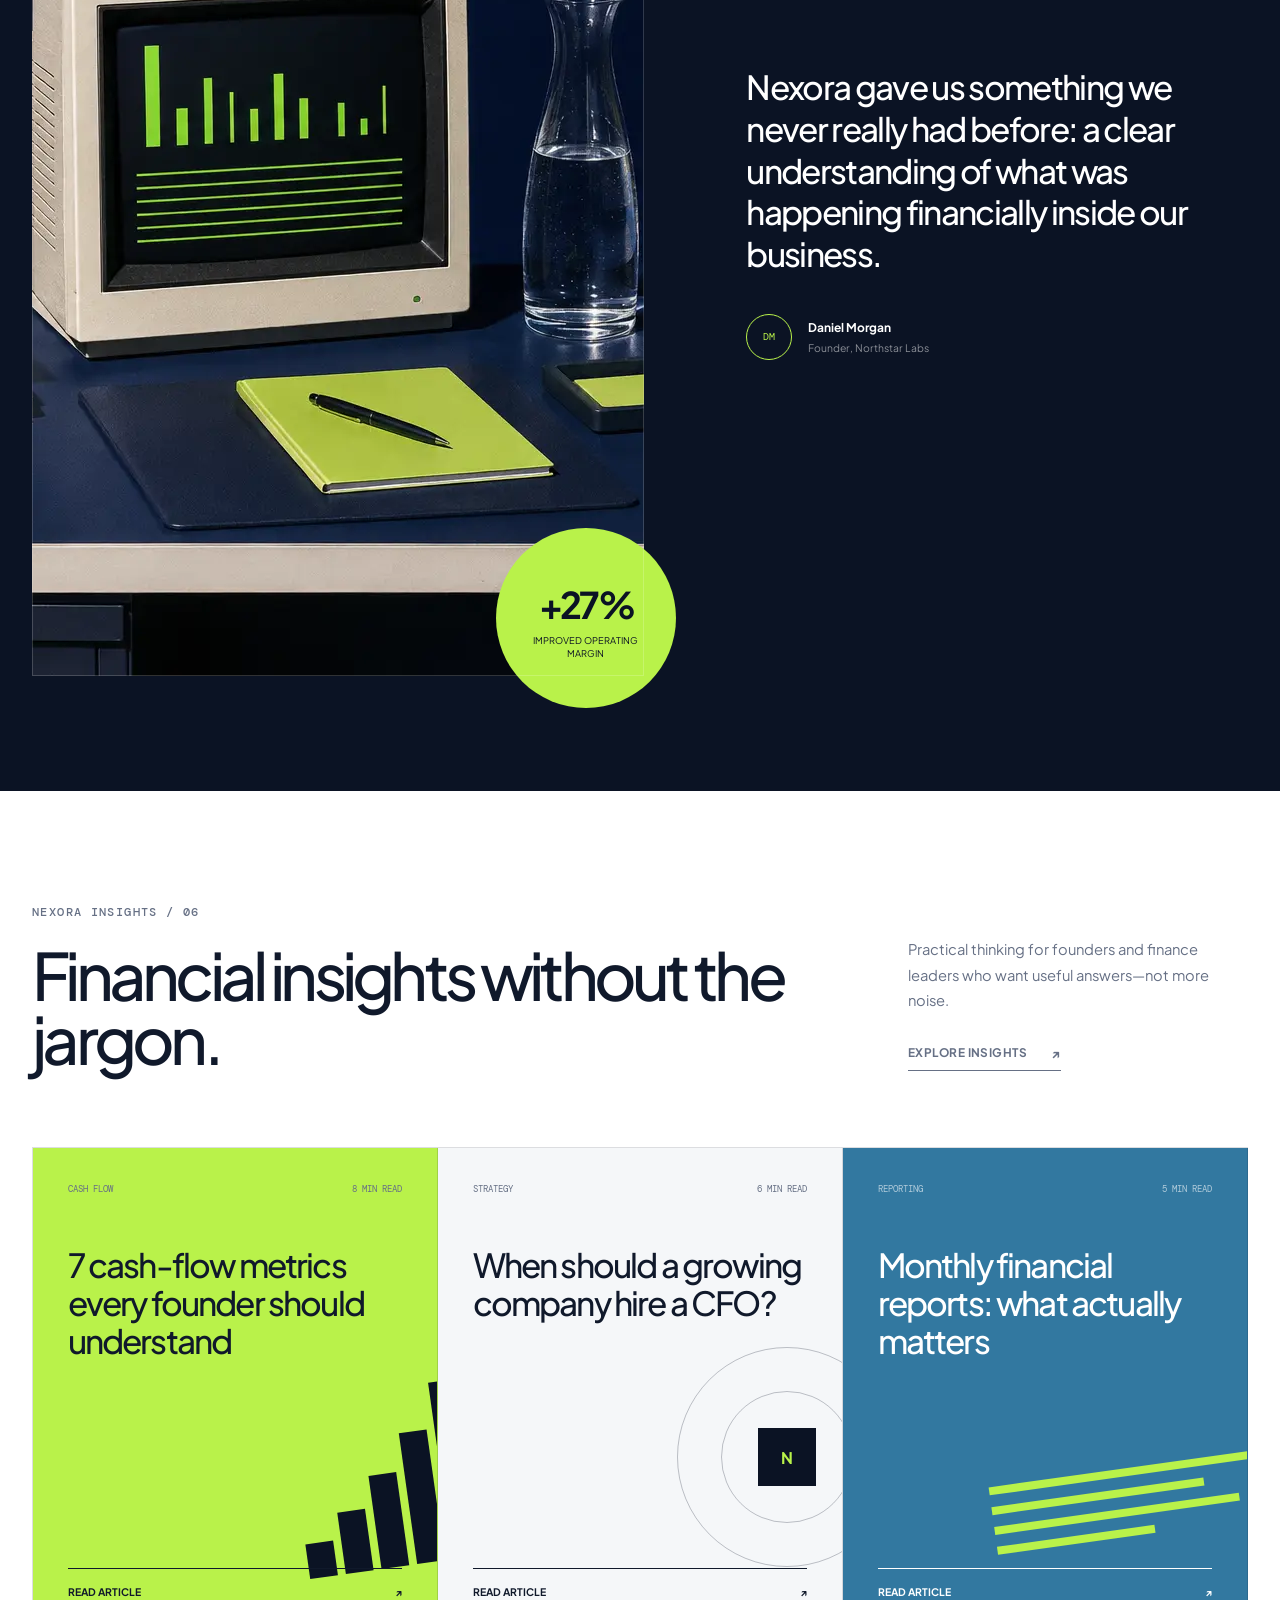
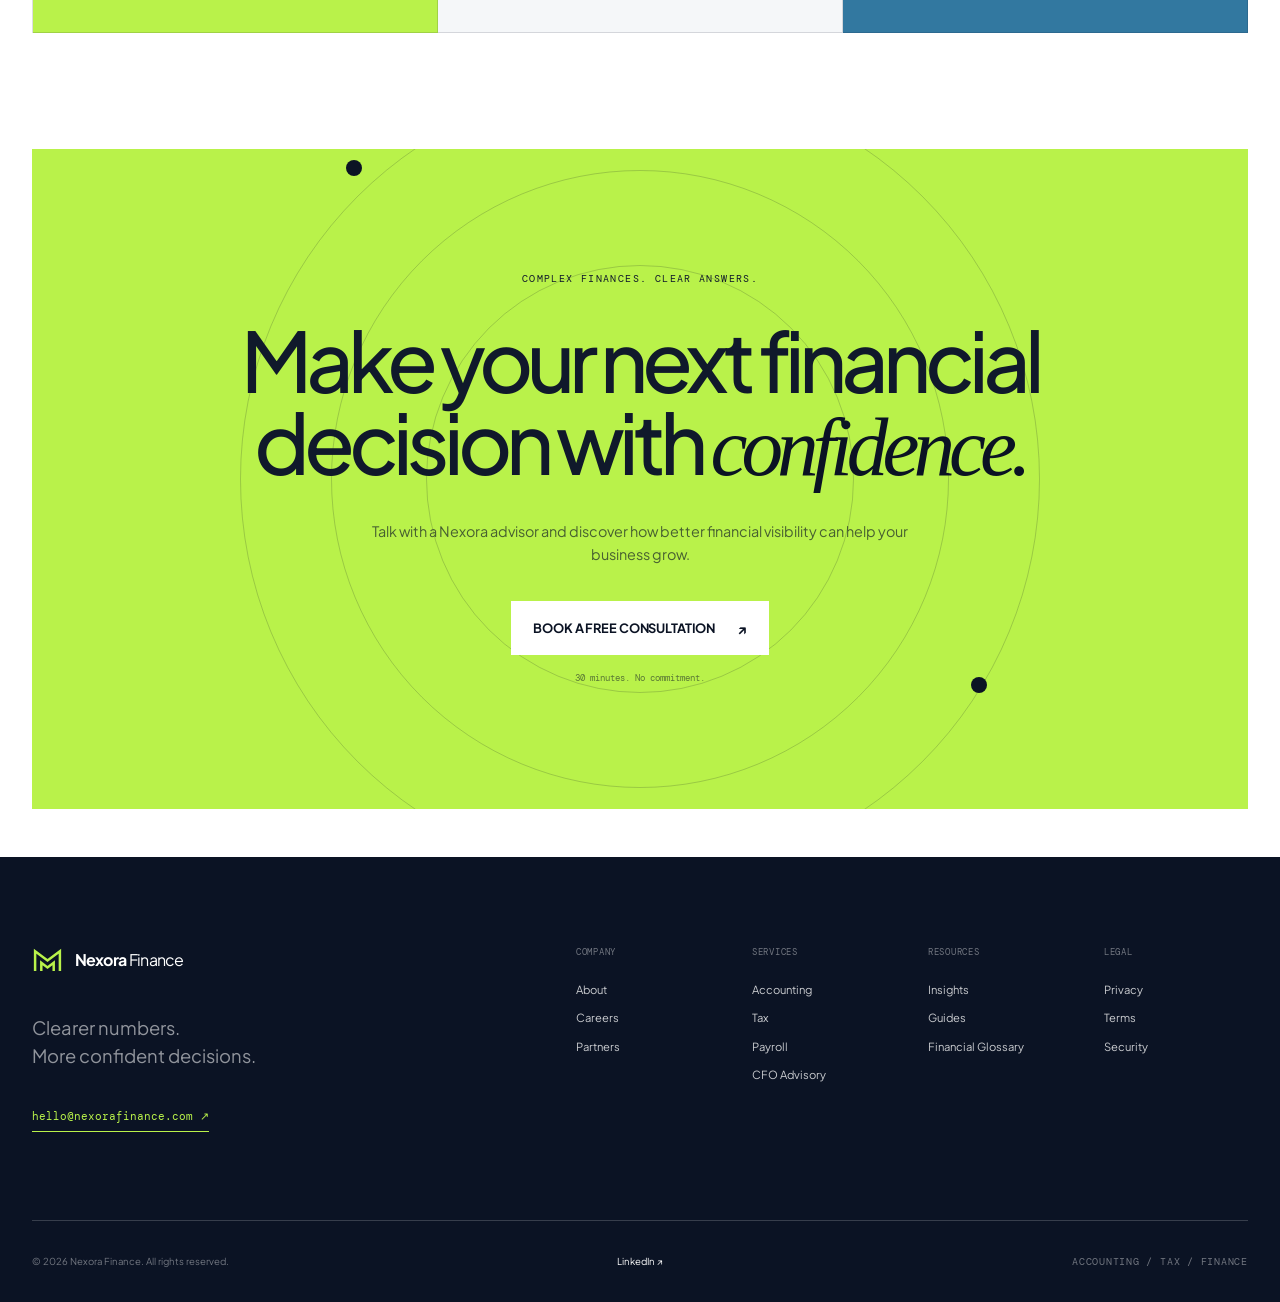
<file: 04-home-page-nexora/index.html>
<!doctype html>
<html lang="en">
  <head>
    <meta charset="UTF-8" />
    <meta name="viewport" content="width=device-width, initial-scale=1.0" />
    <meta
      name="description"
      content="Nexora Finance brings accounting, tax, reporting and strategic financial guidance into one clear view for growing businesses."
    />
    <meta name="theme-color" content="#0b1324" />
    <title>Nexora Finance — Financial clarity for growing businesses</title>
    <link rel="preconnect" href="https://fonts.googleapis.com" />
    <link rel="preconnect" href="https://fonts.gstatic.com" crossorigin />
    <link
      href="https://fonts.googleapis.com/css2?family=DM+Mono:wght@400;500&family=Plus+Jakarta+Sans:wght@400;500;600;700&display=swap"
      rel="stylesheet"
    />
    <link rel="stylesheet" href="style.css" />
    <script src="script.js" defer></script>
  </head>
  <body>
    <a class="skip-link" href="#main-content">Skip to content</a>

    <header class="site-header" data-header>
      <div class="shell nav-shell">
        <a class="brand" href="#top" aria-label="Nexora Finance home">
          <svg class="brand-mark" viewBox="0 0 40 40" aria-hidden="true">
            <path d="M4 32V8l16 12L36 8v24" />
            <path d="M12 32V23l8 6 8-6v9" />
          </svg>
          <span class="brand-name">Nexora<span>Finance</span></span>
        </a>

        <nav class="desktop-nav" aria-label="Primary navigation">
          <a href="#services">Services</a>
          <a href="#industries">Industries</a>
          <a href="#about">About</a>
          <a href="#insights">Insights</a>
          <a href="#pricing">Pricing</a>
        </nav>

        <a class="button button-small desktop-cta" href="#contact">
          Book a consultation
          <span aria-hidden="true">↗</span>
        </a>

        <button
          class="menu-toggle"
          type="button"
          aria-expanded="false"
          aria-controls="mobile-menu"
          aria-label="Open navigation"
          data-menu-toggle
        >
          <span></span><span></span>
        </button>
      </div>

      <nav class="mobile-menu" id="mobile-menu" aria-label="Mobile navigation" data-mobile-menu>
        <a href="#services">Services</a>
        <a href="#industries">Industries</a>
        <a href="#about">About</a>
        <a href="#insights">Insights</a>
        <a href="#pricing">Pricing</a>
        <a class="button" href="#contact">Book a consultation <span aria-hidden="true">↗</span></a>
      </nav>
    </header>

    <main id="main-content">
      <section class="hero section-dark" id="top">
        <div class="hero-grid shell">
          <div class="hero-copy reveal">
            <div class="eyebrow eyebrow-light">
              <span class="pulse-dot"></span>
              Accounting that moves at your pace
            </div>
            <h1>Financial clarity for <em>growing</em> businesses.</h1>
            <p class="hero-lede">
              Nexora combines accounting expertise, smart technology and strategic financial
              guidance to help ambitious businesses make better decisions.
            </p>
            <div class="hero-actions">
              <a class="button button-accent" href="#contact">
                Book a free consultation
                <span aria-hidden="true">↗</span>
              </a>
              <a class="text-link text-link-light" href="#how-it-works">
                See how it works
                <span aria-hidden="true">↓</span>
              </a>
            </div>
            <div class="hero-proof" aria-label="Client rating and consultation details">
              <div class="avatar-stack" aria-hidden="true">
                <span>NM</span><span>AK</span><span>JL</span>
              </div>
              <p><strong>Trusted by 250+ businesses</strong><br />30 minutes. No commitment.</p>
            </div>
          </div>

          <div class="hero-visual reveal" data-tilt-area>
            <div class="image-index mono">FIG. 01 / FINANCIAL CLARITY</div>
            <div class="hero-image-frame">
              <img
                src="img/nexora-hero.webp"
                alt="A business founder in a navy studio with floating documents"
                width="1536"
                height="1024"
                fetchpriority="high"
              />
            </div>

            <article class="metric-card metric-revenue" data-float-card>
              <div class="metric-topline">
                <span>Revenue</span>
                <svg viewBox="0 0 20 20" aria-hidden="true"><path d="m4 14 4-4 3 2 5-6" /></svg>
              </div>
              <strong>$842,450</strong>
              <span class="metric-change">↗ 18.4%</span>
              <svg class="sparkline" viewBox="0 0 180 50" preserveAspectRatio="none" aria-hidden="true">
                <path d="M2 43C22 39 23 27 42 31s25 6 42-9 25 15 47 2 26-16 47-21" />
              </svg>
            </article>

            <article class="metric-card metric-margin" data-float-card>
              <span>Operating margin</span>
              <strong>24.8%</strong>
              <span class="metric-change">+3.2%</span>
            </article>

            <article class="metric-card metric-runway" data-float-card>
              <span>Cash runway</span>
              <div class="runway-row"><strong>18</strong><small>months</small></div>
              <div class="progress-track"><span></span></div>
            </article>
          </div>
        </div>
        <div class="hero-rule shell" aria-hidden="true"><span></span><span>SCROLL TO EXPLORE</span></div>
      </section>

      <section class="trust-strip" aria-label="Selected clients">
        <div class="shell trust-grid">
          <div class="trust-intro reveal">
            <p class="eyebrow">Trusted by ambitious businesses</p>
            <p>Helping 250+ teams stay financially confident.</p>
          </div>
          <div class="logo-list reveal" aria-label="Client names">
            <span class="logo-word logo-onda">onda</span>
            <span class="logo-word logo-northstar">✦ Northstar</span>
            <span class="logo-word logo-lumio">lumio°</span>
            <span class="logo-word logo-flowdesk">flowdesk</span>
            <span class="logo-word logo-tera">Tera</span>
            <span class="logo-word logo-arclight">Arclight</span>
          </div>
        </div>
      </section>

      <section class="services section-pad" id="services">
        <div class="shell">
          <div class="section-heading split-heading reveal">
            <div>
              <p class="eyebrow">What we do / 01</p>
              <h2>Everything your business finances need.</h2>
            </div>
            <div class="heading-aside">
              <p>
                From daily bookkeeping to strategic CFO guidance, every service works together
                to give you a more useful view of your business.
              </p>
              <a class="text-link" href="#services-grid">Explore all services <span aria-hidden="true">↗</span></a>
            </div>
          </div>

          <div class="services-grid" id="services-grid">
            <article class="service-card service-card-featured reveal">
              <div class="service-index mono">01</div>
              <svg class="service-icon" viewBox="0 0 48 48" aria-hidden="true">
                <rect x="7" y="8" width="34" height="32" rx="2" />
                <path d="M7 18h34M17 18v22M27 18v22M7 29h34" />
              </svg>
              <h3>Accounting &amp;<br />Bookkeeping</h3>
              <p>Accurate books, reconciled monthly and ready whenever a decision needs to be made.</p>
              <a href="#contact" aria-label="Learn about accounting and bookkeeping">Discover service <span>↗</span></a>
            </article>

            <article class="service-card reveal">
              <div class="service-index mono">02</div>
              <svg class="service-icon" viewBox="0 0 48 48" aria-hidden="true">
                <path d="M11 7h20l7 7v27H11zM30 7v9h8M17 24h15M17 31h11" />
                <path d="m17 15 3 3 6-6" />
              </svg>
              <h3>Tax &amp;<br />Compliance</h3>
              <p>Proactive planning and dependable filings that keep every obligation on schedule.</p>
              <a href="#contact" aria-label="Learn about tax and compliance">Discover service <span>↗</span></a>
            </article>

            <article class="service-card reveal">
              <div class="service-index mono">03</div>
              <svg class="service-icon" viewBox="0 0 48 48" aria-hidden="true">
                <circle cx="24" cy="17" r="7" />
                <path d="M11 40c1-9 5-14 13-14s12 5 13 14M7 12h6M10 9v6M35 12h6M38 9v6" />
              </svg>
              <h3>Payroll</h3>
              <p>Smooth payroll operations, clear records and support that grows with your team.</p>
              <a href="#contact" aria-label="Learn about payroll">Discover service <span>↗</span></a>
            </article>

            <article class="service-card reveal">
              <div class="service-index mono">04</div>
              <svg class="service-icon" viewBox="0 0 48 48" aria-hidden="true">
                <path d="M8 39V25h8v14M20 39V16h8v23M32 39V8h8v31M6 39h36" />
              </svg>
              <h3>Financial<br />Reporting</h3>
              <p>Plain-English monthly reports that show what changed, why it matters and what comes next.</p>
              <a href="#contact" aria-label="Learn about financial reporting">Discover service <span>↗</span></a>
            </article>

            <article class="service-card reveal">
              <div class="service-index mono">05</div>
              <svg class="service-icon" viewBox="0 0 48 48" aria-hidden="true">
                <path d="M7 34c5-1 7-10 13-9s7 7 12 4 4-11 9-14" />
                <path d="m35 14 6 1-1 6M8 40h33" />
              </svg>
              <h3>Cash Flow<br />Planning</h3>
              <p>Forward-looking forecasts that help you manage runway, investment and growth with confidence.</p>
              <a href="#contact" aria-label="Learn about cash flow planning">Discover service <span>↗</span></a>
            </article>

            <article class="service-card service-card-dark reveal">
              <div class="service-index mono">06</div>
              <svg class="service-icon" viewBox="0 0 48 48" aria-hidden="true">
                <circle cx="24" cy="24" r="17" />
                <path d="M14 30V19M24 34V14M34 27v-6" />
              </svg>
              <h3>CFO Advisory</h3>
              <p>Senior financial thinking for critical decisions—without hiring a full-time CFO.</p>
              <a href="#contact" aria-label="Learn about CFO advisory">Discover service <span>↗</span></a>
            </article>
          </div>
        </div>
      </section>

      <section class="dashboard-section section-dark section-pad" id="about">
        <div class="shell dashboard-layout">
          <div class="dashboard-copy reveal">
            <p class="eyebrow eyebrow-light">The Nexora dashboard / 02</p>
            <h2>Your finances.<br /><em>Finally</em> in one place.</h2>
            <p>
              Monitor performance, review reports, manage documents and stay ahead of upcoming
              financial obligations through your Nexora dashboard.
            </p>
            <ul class="check-list">
              <li>Live financial overview</li>
              <li>Monthly reports in plain English</li>
              <li>One secure home for every document</li>
            </ul>
          </div>

          <div class="dashboard-window reveal" aria-label="Illustrative Nexora financial dashboard">
            <div class="window-bar">
              <div class="window-brand"><span class="mini-mark">N</span> Overview</div>
              <div class="window-actions"><span></span><span></span><span></span></div>
            </div>
            <div class="window-content">
              <div class="dashboard-title-row">
                <div><small>Good morning, Maya</small><h3>Business overview</h3></div>
                <span class="date-selector">Dec 2026⌄</span>
              </div>
              <div class="dashboard-metrics">
                <article><span>Revenue</span><strong>$842.4K</strong><small>↗ 18.4%</small></article>
                <article><span>Expenses</span><strong>$516.8K</strong><small>↘ 4.1%</small></article>
                <article><span>Net profit</span><strong>$208.9K</strong><small>↗ 12.6%</small></article>
                <article><span>Cash flow</span><strong>+$94.2K</strong><small>Healthy</small></article>
              </div>
              <div class="dashboard-main-row">
                <article class="chart-card">
                  <div class="card-heading"><div><span>Revenue vs expenses</span><small>Jan — Dec</small></div><div class="legend"><span>Revenue</span><span>Expenses</span></div></div>
                  <svg class="line-chart" viewBox="0 0 620 245" role="img" aria-label="Revenue trends upward above expenses from January to December">
                    <g class="grid-lines"><path d="M42 30H604M42 85H604M42 140H604M42 195H604" /></g>
                    <path class="chart-area" d="M43 178C81 173 91 151 130 158s48-43 90-34 45 18 86-5 52 0 94-27 49-2 91-24 61-18 111-48V218H43Z" />
                    <path class="chart-line revenue-line" pathLength="1" d="M43 178C81 173 91 151 130 158s48-43 90-34 45 18 86-5 52 0 94-27 49-2 91-24 61-18 111-48" />
                    <path class="chart-line expense-line" pathLength="1" d="M43 194C91 179 111 189 154 169s70 16 113-12 66 11 106-6 77-2 111-16 68-4 118-19" />
                  </svg>
                </article>
                <div class="side-stack">
                  <article class="mini-panel">
                    <span>Outstanding invoices</span><strong>$46,850</strong>
                    <div class="donut" aria-hidden="true"><span>73%</span></div>
                  </article>
                  <article class="mini-panel obligation-panel">
                    <span>Tax obligation</span><strong>Due in 12 days</strong><small>Estimated: $18,240</small>
                  </article>
                </div>
              </div>
            </div>
          </div>
        </div>
      </section>

      <section class="process section-pad" id="how-it-works">
        <div class="shell">
          <div class="section-heading split-heading reveal">
            <div><p class="eyebrow">How it works / 03</p><h2>Better finances in three simple steps.</h2></div>
            <p class="heading-aside">No complicated handover. No finance jargon. Just a clear route from scattered information to decisions you can trust.</p>
          </div>
          <div class="process-grid">
            <article class="process-step reveal">
              <div class="step-number mono">01</div>
              <div class="step-symbol" aria-hidden="true"><span></span><span></span></div>
              <h3>Connect</h3>
              <p>We securely connect your accounts, tools and existing financial records.</p>
            </article>
            <article class="process-step reveal">
              <div class="step-number mono">02</div>
              <div class="step-symbol step-symbol-organize" aria-hidden="true"><span></span><span></span><span></span></div>
              <h3>Organize</h3>
              <p>Your dedicated Nexora team cleans, structures and keeps everything current.</p>
            </article>
            <article class="process-step reveal">
              <div class="step-number mono">03</div>
              <div class="step-symbol step-symbol-grow" aria-hidden="true"><span></span><span></span><span></span></div>
              <h3>Grow</h3>
              <p>Use timely reporting and strategic advice to make your next move with confidence.</p>
            </article>
          </div>
        </div>
      </section>

      <section class="numbers-section" aria-labelledby="numbers-title">
        <div class="shell numbers-layout">
          <div class="numbers-image reveal">
            <img
              src="img/nexora-founders.webp"
              alt="Two entrepreneurs in an editorial studio portrait"
              width="1024"
              height="1280"
              loading="lazy"
            />
            <div class="image-caption mono">NEXORA CLIENTS / LONDON / 2026</div>
          </div>
          <div class="numbers-copy section-pad reveal">
            <p class="eyebrow">Real visibility / 04</p>
            <h2 id="numbers-title">Know the numbers behind your business.</h2>
            <div class="stats-grid">
              <article><strong data-counter="32" data-suffix="%">32%</strong><p>Average improvement in financial visibility</p></article>
              <article><strong data-counter="12" data-suffix=" hrs">12 hrs</strong><p>Average monthly administrative time saved</p></article>
              <article><strong data-counter="250" data-suffix="+">250+</strong><p>Businesses supported by Nexora</p></article>
              <article><strong data-counter="98" data-suffix="%">98%</strong><p>Client retention rate</p></article>
            </div>
          </div>
        </div>
      </section>

      <section class="industries section-pad" id="industries">
        <div class="shell">
          <div class="section-heading split-heading reveal">
            <div><p class="eyebrow">Who we help / 05</p><h2>Built for modern businesses.</h2></div>
            <p class="heading-aside">Specialist financial support shaped around fast-moving teams, recurring revenue and the decisions that come with growth.</p>
          </div>
          <div class="industry-list">
            <a href="#contact" class="industry-row reveal">
              <span class="industry-number mono">01</span><h3>Startups</h3><p>Runway, fundraising readiness and financial foundations built to scale.</p><span class="round-arrow" aria-hidden="true">↗</span>
            </a>
            <a href="#contact" class="industry-row reveal">
              <span class="industry-number mono">02</span><h3>SaaS</h3><p>Recurring revenue reporting, unit economics and board-ready insights.</p><span class="round-arrow" aria-hidden="true">↗</span>
            </a>
            <a href="#contact" class="industry-row reveal">
              <span class="industry-number mono">03</span><h3>E-commerce</h3><p>Margin visibility, inventory planning and multichannel reconciliation.</p><span class="round-arrow" aria-hidden="true">↗</span>
            </a>
            <a href="#contact" class="industry-row reveal">
              <span class="industry-number mono">04</span><h3>Professional services</h3><p>Utilization, project profitability and cash-flow clarity for expert teams.</p><span class="round-arrow" aria-hidden="true">↗</span>
            </a>
          </div>
        </div>
      </section>

      <section class="testimonial section-dark">
        <div class="shell testimonial-grid">
          <div class="testimonial-image reveal">
            <img
              src="img/nexora-still-life.webp"
              alt="A carefully arranged retro financial workspace with abstract charts"
              width="1536"
              height="1024"
              loading="lazy"
            />
            <div class="margin-badge"><strong>+27%</strong><span>improved operating margin</span></div>
          </div>
          <figure class="testimonial-quote reveal">
            <div class="quote-mark" aria-hidden="true">“</div>
            <blockquote>
              Nexora gave us something we never really had before: a clear understanding of what
              was happening financially inside our business.
            </blockquote>
            <figcaption>
              <span class="person-initials">DM</span>
              <span><strong>Daniel Morgan</strong><small>Founder, Northstar Labs</small></span>
            </figcaption>
          </figure>
        </div>
      </section>

      <section class="insights section-pad" id="insights">
        <div class="shell">
          <div class="section-heading split-heading reveal">
            <div><p class="eyebrow">Nexora insights / 06</p><h2>Financial insights without the jargon.</h2></div>
            <div class="heading-aside"><p>Practical thinking for founders and finance leaders who want useful answers—not more noise.</p><a class="text-link" href="#insights-grid">Explore insights <span aria-hidden="true">↗</span></a></div>
          </div>
          <div class="insights-grid" id="insights-grid">
            <article class="insight-card insight-card-accent reveal">
              <div class="article-meta mono"><span>Cash flow</span><time datetime="2026-08-14">8 min read</time></div>
              <h3>7 cash-flow metrics every founder should understand</h3>
              <a href="#contact" aria-label="Read 7 cash-flow metrics every founder should understand">Read article <span>↗</span></a>
              <div class="article-graphic" aria-hidden="true"><span></span><span></span><span></span><span></span><span></span></div>
            </article>
            <article class="insight-card reveal">
              <div class="article-meta mono"><span>Strategy</span><time datetime="2026-07-29">6 min read</time></div>
              <h3>When should a growing company hire a CFO?</h3>
              <a href="#contact" aria-label="Read when should a growing company hire a CFO">Read article <span>↗</span></a>
              <div class="article-orbit" aria-hidden="true"><span>N</span></div>
            </article>
            <article class="insight-card insight-card-blue reveal">
              <div class="article-meta mono"><span>Reporting</span><time datetime="2026-07-11">5 min read</time></div>
              <h3>Monthly financial reports: what actually matters</h3>
              <a href="#contact" aria-label="Read monthly financial reports: what actually matters">Read article <span>↗</span></a>
              <div class="article-lines" aria-hidden="true"><i></i><i></i><i></i><i></i></div>
            </article>
          </div>
        </div>
      </section>

      <section class="final-cta" id="pricing">
        <div class="shell final-cta-inner reveal" id="contact">
          <div class="cta-kicker mono">COMPLEX FINANCES. CLEAR ANSWERS.</div>
          <h2>Make your next financial decision with <em>confidence.</em></h2>
          <p>Talk with a Nexora advisor and discover how better financial visibility can help your business grow.</p>
          <a class="button button-light" href="mailto:hello@nexorafinance.com?subject=Free%20consultation%20request">
            Book a free consultation <span aria-hidden="true">↗</span>
          </a>
          <small>30 minutes. No commitment.</small>
          <div class="cta-orbit" aria-hidden="true"><span></span><span></span></div>
        </div>
      </section>
    </main>

    <footer class="site-footer">
      <div class="shell footer-top">
        <div class="footer-brand">
          <a class="brand brand-light" href="#top" aria-label="Nexora Finance home">
            <svg class="brand-mark" viewBox="0 0 40 40" aria-hidden="true"><path d="M4 32V8l16 12L36 8v24" /><path d="M12 32V23l8 6 8-6v9" /></svg>
            <span class="brand-name">Nexora<span>Finance</span></span>
          </a>
          <p>Clearer numbers.<br />More confident decisions.</p>
          <a class="footer-email" href="mailto:hello@nexorafinance.com">hello@nexorafinance.com ↗</a>
        </div>
        <div class="footer-links">
          <div><h3>Company</h3><a href="#about">About</a><a href="#contact">Careers</a><a href="#contact">Partners</a></div>
          <div><h3>Services</h3><a href="#services">Accounting</a><a href="#services">Tax</a><a href="#services">Payroll</a><a href="#services">CFO Advisory</a></div>
          <div><h3>Resources</h3><a href="#insights">Insights</a><a href="#insights">Guides</a><a href="#insights">Financial Glossary</a></div>
          <div><h3>Legal</h3><a href="#contact">Privacy</a><a href="#contact">Terms</a><a href="#contact">Security</a></div>
        </div>
      </div>
      <div class="shell footer-bottom">
        <p>© <span data-year>2026</span> Nexora Finance. All rights reserved.</p>
        <a href="#contact">LinkedIn ↗</a>
        <p class="mono">ACCOUNTING / TAX / FINANCE</p>
      </div>
    </footer>
  </body>
</html>
</file>
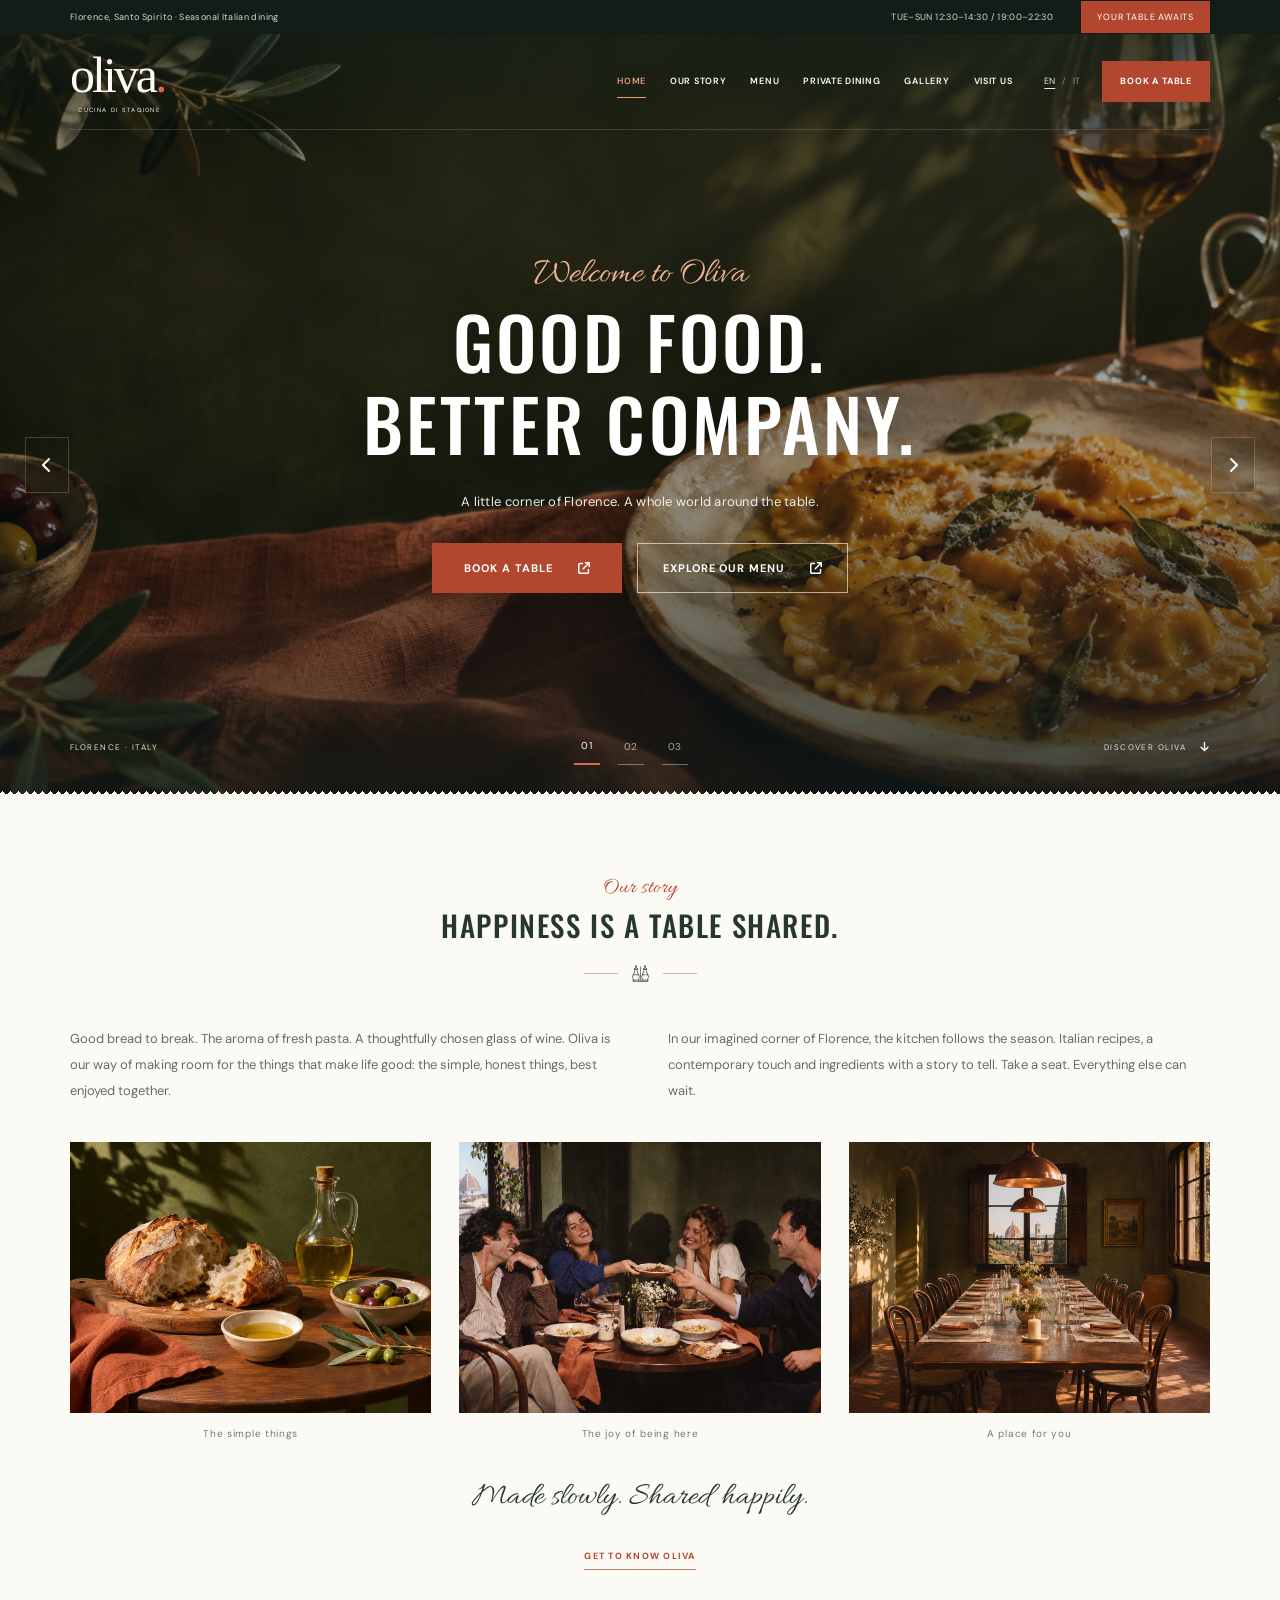
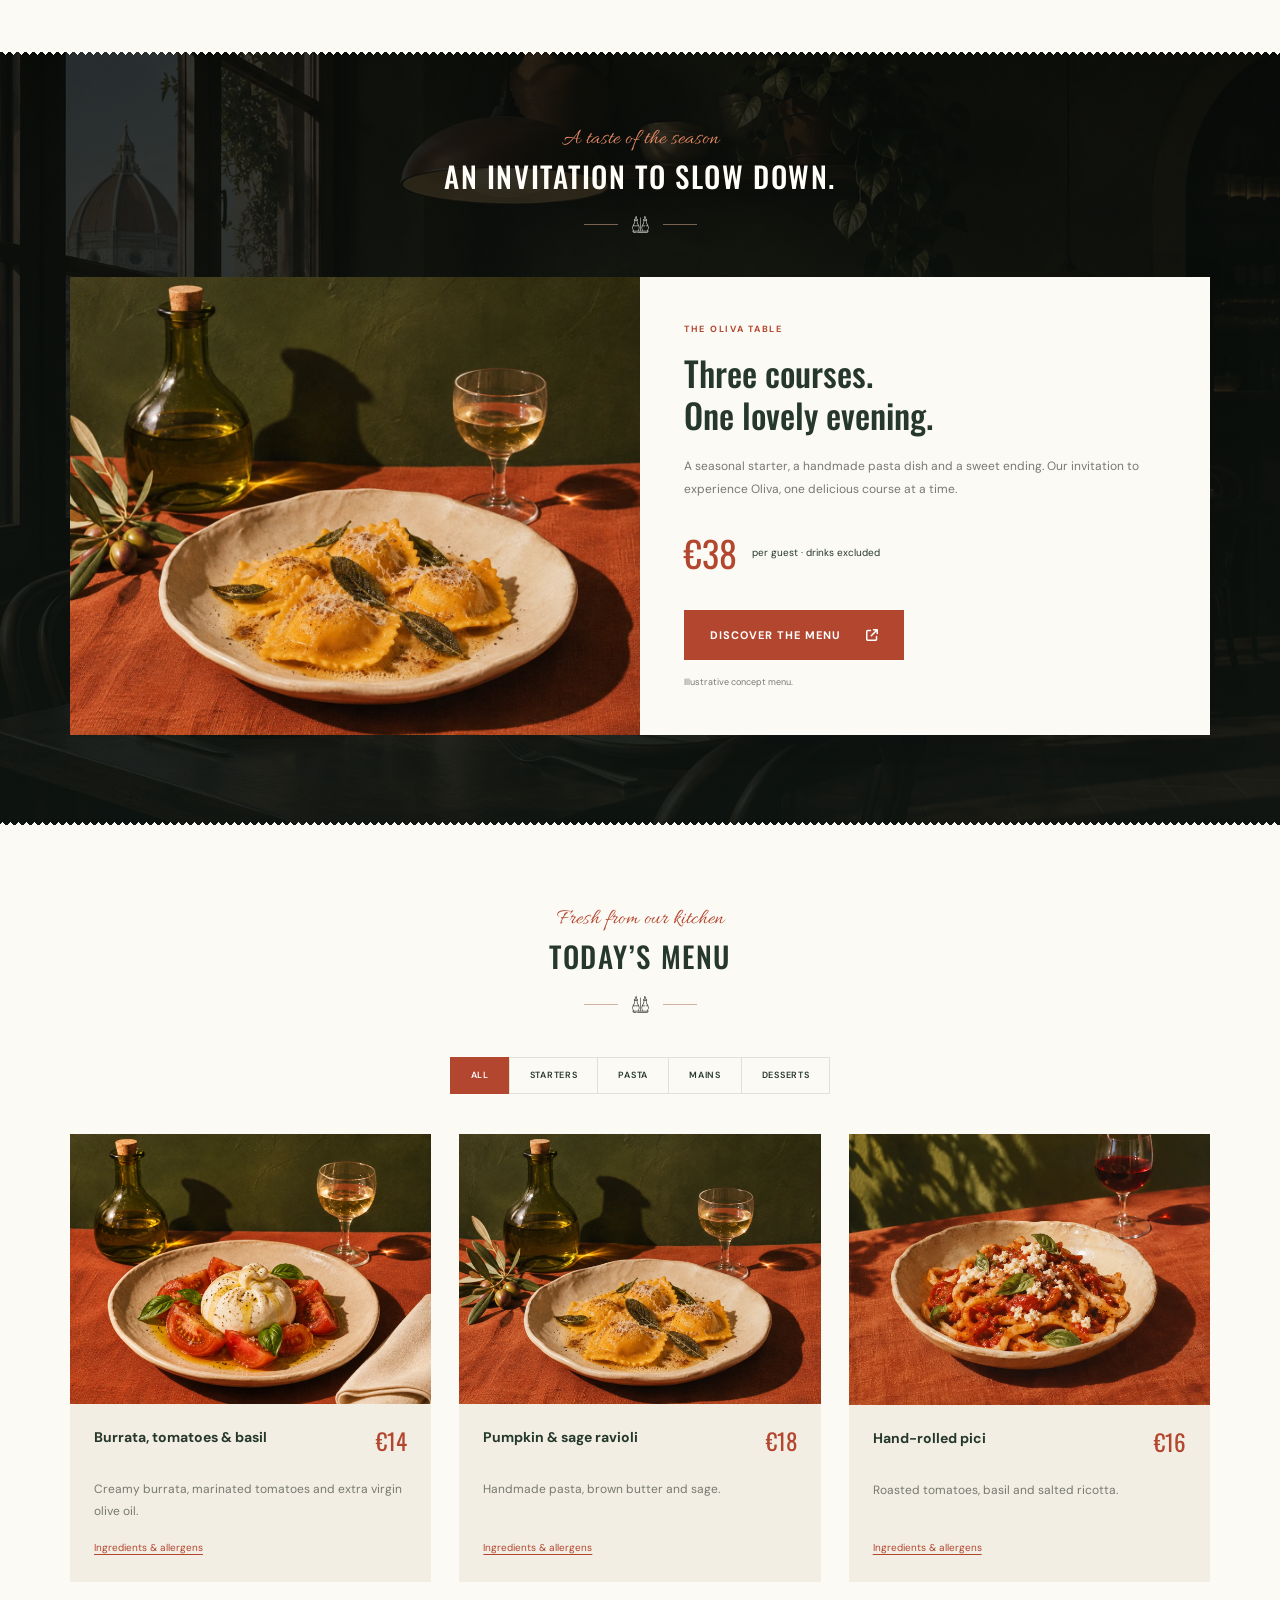
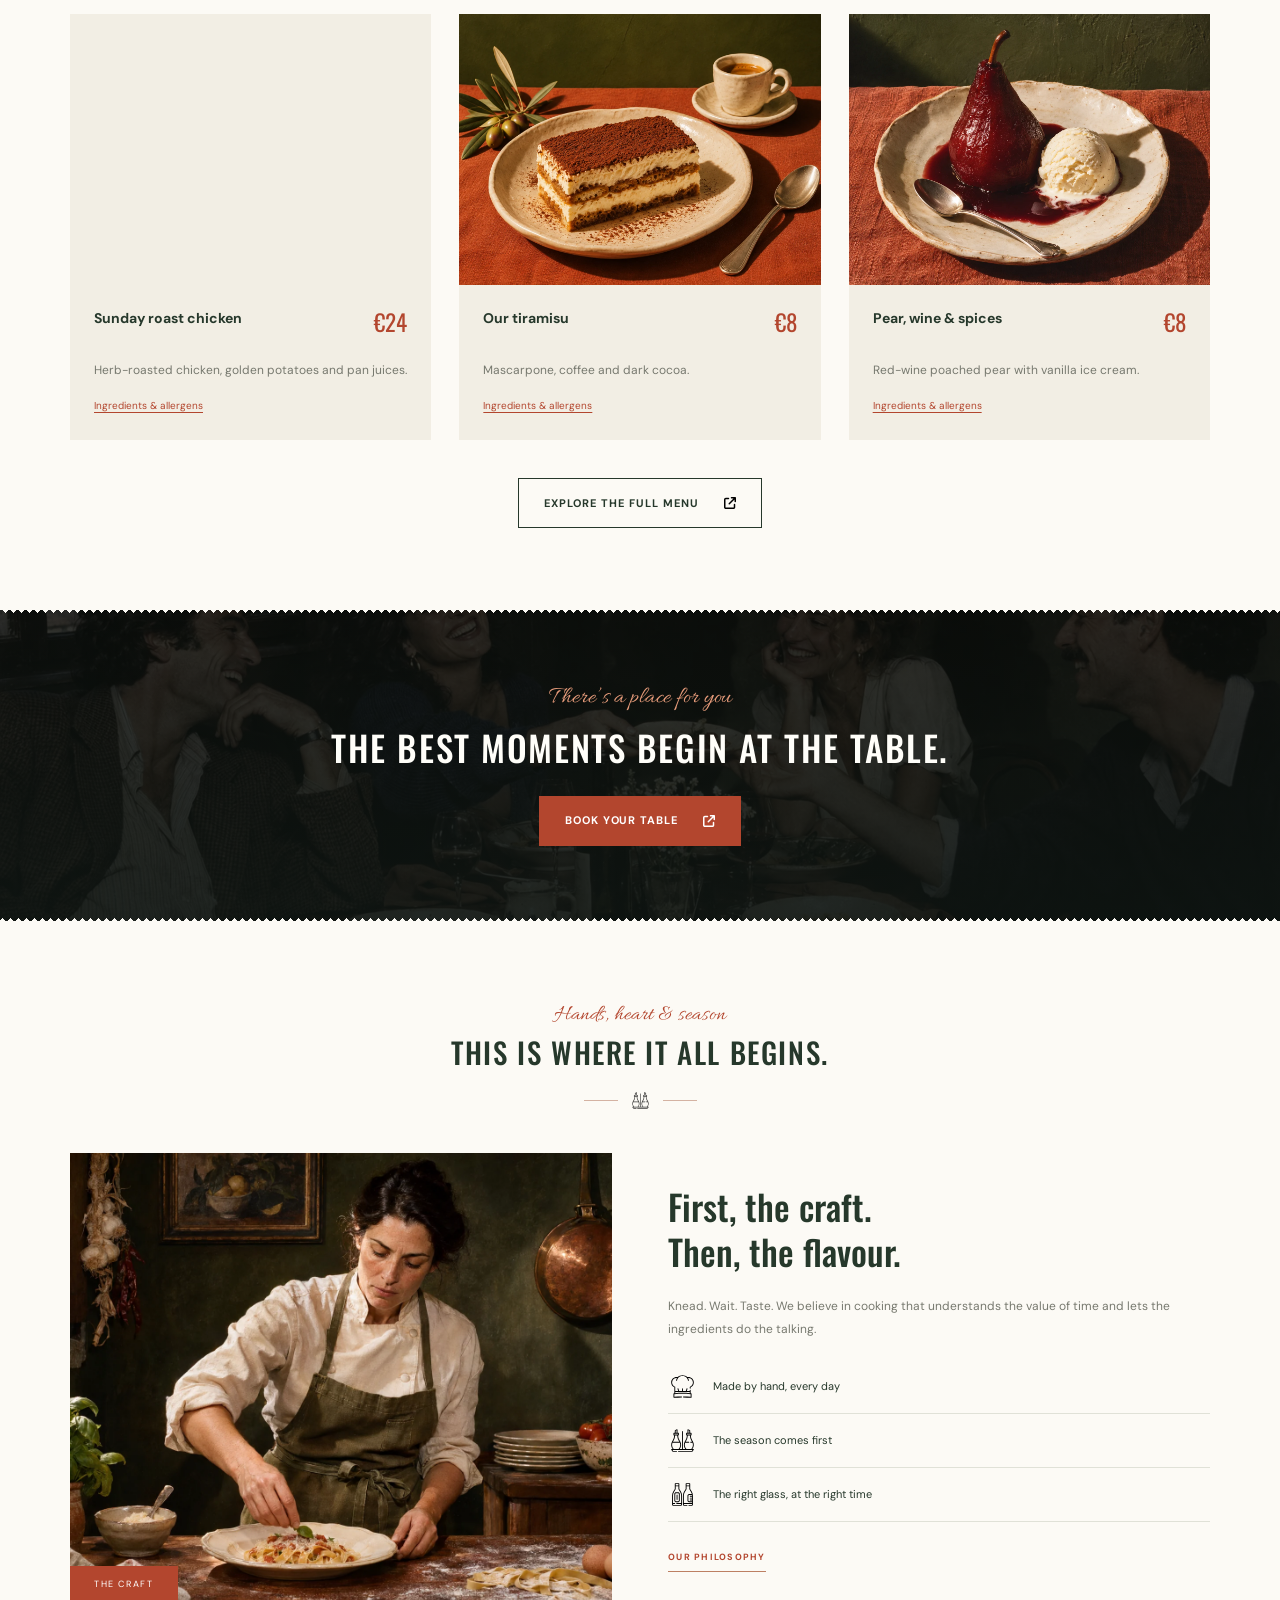
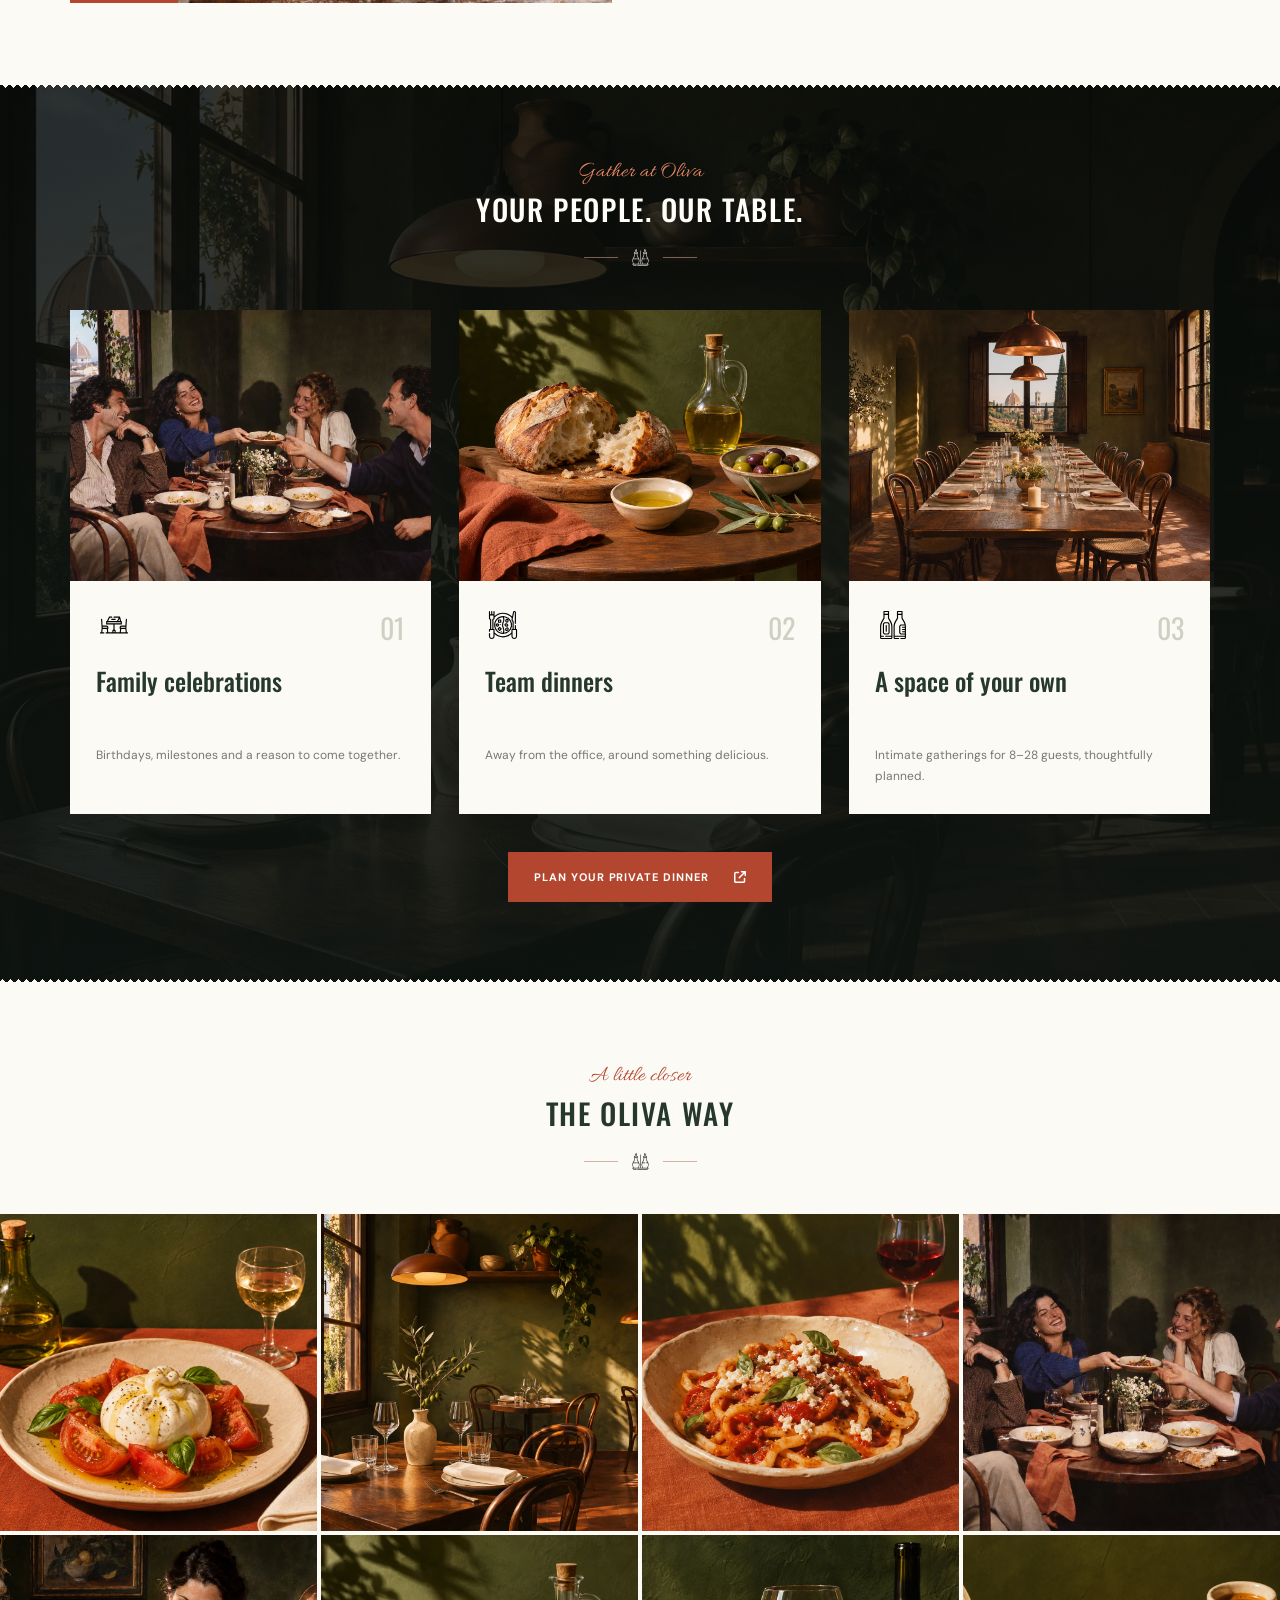
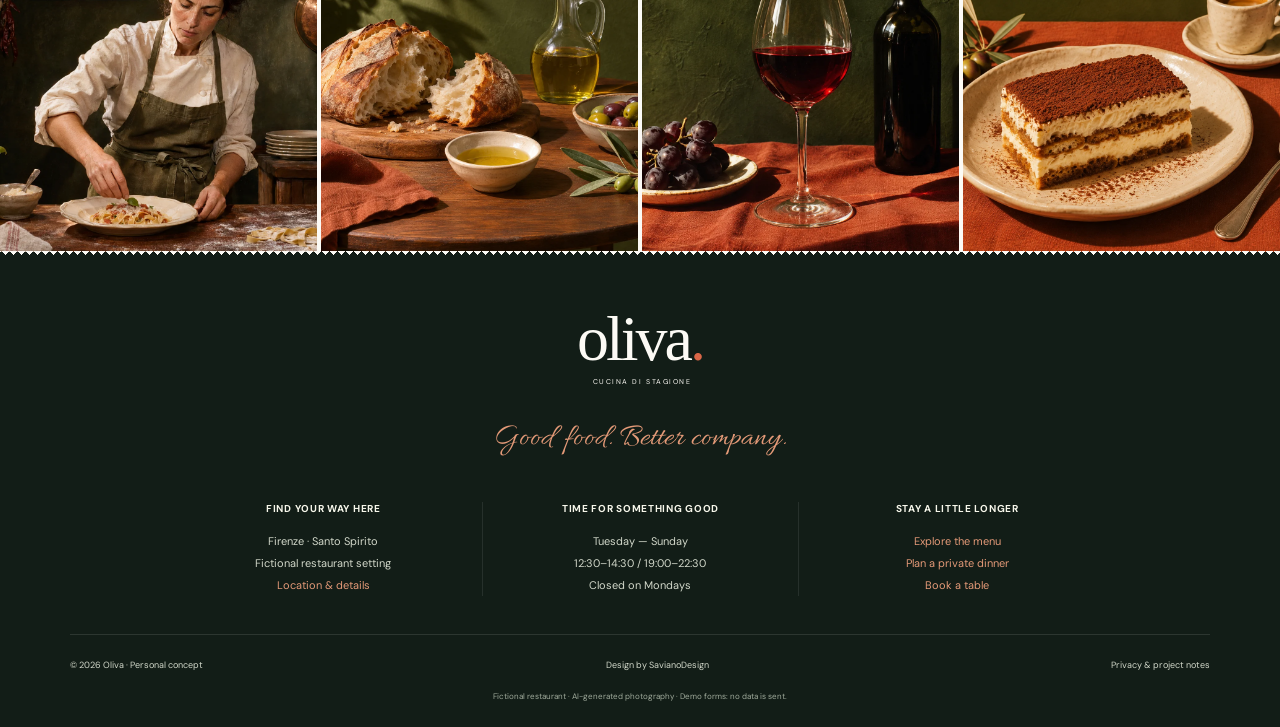
<file: 05-oliva/index.html>
<!doctype html>
<html lang="en" data-title-it="Cucina di stagione a Firenze | Oliva" data-title-en="Seasonal Italian kitchen in Florence | Oliva">
<head>
<meta charset="utf-8">
<meta name="viewport" content="width=device-width, initial-scale=1">
<meta name="theme-color" content="#1c2820">
<title>Seasonal Italian kitchen in Florence | Oliva</title>
<meta name="description" content="Discover Oliva, a contemporary Italian restaurant concept in Florence. Seasonal menus, handmade pasta and warm hospitality." data-it="Scopri Oliva: concept di ristorante italiano contemporaneo a Firenze. Menu stagionale, pasta fresca e ospitalità autentica." data-en="Discover Oliva, a contemporary Italian restaurant concept in Florence. Seasonal menus, handmade pasta and warm hospitality.">
<meta property="og:title" content="Oliva — Seasonal Italian Kitchen">
<meta property="og:description" content="A contemporary Italian restaurant concept by SavianoDesign.">
<meta property="og:type" content="website">
<link rel="icon" href="assets/favicon.svg" type="image/svg+xml">
<link rel="preconnect" href="https://fonts.googleapis.com">
<link rel="preconnect" href="https://fonts.gstatic.com" crossorigin>
<link href="https://fonts.googleapis.com/css2?family=Allura&amp;family=DM+Sans:wght@400;500;600;700&amp;family=Oswald:wght@400;500;600&amp;display=swap" rel="stylesheet">
<link rel="stylesheet" href="assets/css/style.css?v=2.2.1">
<script src="assets/js/main.js?v=2.2.1" defer>
</script>
</head>
<body data-page="home">
<a href="#main" class="skip-link">
<span data-it="Vai al contenuto" data-en="Skip to content">Skip to content</span>
</a>
<div class="utility-bar">
<div class="wrap">
<p>
<span data-it="Firenze, Santo Spirito · Cucina italiana di stagione" data-en="Florence, Santo Spirito · Seasonal Italian dining">Florence, Santo Spirito · Seasonal Italian dining</span>
</p>
<div>
<span>
<span data-it="MAR–DOM" data-en="TUE–SUN">TUE–SUN</span> 12:30–14:30 / 19:00–22:30</span>
<a href="contatti.html#prenota">
<span data-it="Il tuo tavolo ti aspetta" data-en="Your table awaits">Your table awaits</span>
</a>
</div>
</div>
</div>
<header class="site-header">
<div class="wrap header-inner">
<a class="brand" href="index.html" aria-label="Oliva — Home">
<strong>oliva<span>.</span>
</strong>
<small>CUCINA DI STAGIONE</small>
</a>
<nav id="site-nav" aria-label="Main navigation" data-aria-it="Navigazione principale" data-aria-en="Main navigation">
<a href="index.html" aria-current="page">
<span data-it="Home" data-en="Home">Home</span>
</a>
<a href="ristorante.html">
<span data-it="La nostra storia" data-en="Our story">Our story</span>
</a>
<a href="menu.html">
<span data-it="Menu" data-en="Menu">Menu</span>
</a>
<a href="eventi.html">
<span data-it="Eventi privati" data-en="Private dining">Private dining</span>
</a>
<a href="index.html#galleria">
<span data-it="Galleria" data-en="Gallery">Gallery</span>
</a>
<a href="contatti.html">
<span data-it="Contatti" data-en="Visit us">Visit us</span>
</a>
</nav>
<div class="header-actions">
<div class="language-switch" aria-label="Language">
<button type="button" data-lang="en" aria-pressed="true">EN</button>
<span>/</span>
<button type="button" data-lang="it" aria-pressed="false">IT</button>
</div>
<a class="button primary header-book" href="contatti.html#prenota">
<span data-it="Prenota" data-en="Book a table">Book a table</span>
</a>
<button id="nav-toggle" type="button" aria-controls="site-nav" aria-expanded="false">Menu</button>
</div>
</div>
</header>
<main id="main">
<section class="hero-carousel" id="hero-carousel" aria-roledescription="carousel" aria-label="Oliva experiences">
<div class="hero-slide is-active" aria-hidden="false">
<img class="hero-background" src="assets/images/hero-wide.webp" alt="" width="1672" height="941" fetchpriority="high">
<div class="hero-shade">
</div>
<div class="hero-content wrap">
<p class="script-title" data-it="Benvenuti da Oliva" data-en="Welcome to Oliva">Welcome to Oliva</p>
<h1 class="" data-it-html="BUONA CUCINA.&lt;br&gt;OTTIMA COMPAGNIA." data-en-html="GOOD FOOD.&lt;br&gt;BETTER COMPANY.">GOOD FOOD.<br>BETTER COMPANY.</h1>
<p class="hero-description" data-it="Un piccolo angolo di Firenze. Tutto il piacere di stare a tavola." data-en="A little corner of Florence. A whole world around the table.">A little corner of Florence. A whole world around the table.</p>
<div class="hero-cta">
<a class="button primary" href="contatti.html#prenota">
<span data-it="Prenota un tavolo" data-en="Book a table">Book a table</span>
<img class="button-mark" src="assets/icons/arrow-up-right-from-square.svg" alt="" width="14" height="14">
</a>
<a class="button light-outline" href="menu.html">
<span data-it="Scopri il menu" data-en="Explore our menu">Explore our menu</span>
<img class="button-mark" src="assets/icons/arrow-up-right-from-square.svg" alt="" width="14" height="14">
</a>
</div>
</div>
</div>
<div class="hero-slide " inert aria-hidden="true">
<img class="hero-background" src="assets/images/restaurant.webp" alt="" width="1536" height="1024" loading="lazy">
<div class="hero-shade">
</div>
<div class="hero-content wrap">
<p class="script-title" data-it="Il tuo posto a tavola" data-en="Make yourself at home">Make yourself at home</p>
<h2 class="" data-it-html="MOMENTI SEMPLICI.&lt;br&gt;RICORDI SPECIALI." data-en-html="SIMPLE MOMENTS.&lt;br&gt;LASTING MEMORIES.">SIMPLE MOMENTS.<br>LASTING MEMORIES.</h2>
<p class="hero-description" data-it="Luce calda, un buon calice e il tempo di ritrovarsi." data-en="Warm light, a good glass of wine and time for one another.">Warm light, a good glass of wine and time for one another.</p>
<div class="hero-cta">
<a class="button primary" href="contatti.html#prenota">
<span data-it="Prenota un tavolo" data-en="Book a table">Book a table</span>
<img class="button-mark" src="assets/icons/arrow-up-right-from-square.svg" alt="" width="14" height="14">
</a>
<a class="button light-outline" href="ristorante.html">
<span data-it="La nostra storia" data-en="Discover our story">Discover our story</span>
<img class="button-mark" src="assets/icons/arrow-up-right-from-square.svg" alt="" width="14" height="14">
</a>
</div>
</div>
</div>
<div class="hero-slide " inert aria-hidden="true">
<img class="hero-background" src="assets/images/chef.webp" alt="" width="1122" height="1402" loading="lazy">
<div class="hero-shade">
</div>
<div class="hero-content wrap">
<p class="script-title" data-it="Dalle nostre mani" data-en="Made with care">Made with care</p>
<h2 class="" data-it-html="IL TEMPO GIUSTO.&lt;br&gt;IL GUSTO VERO." data-en-html="SLOWLY MADE.&lt;br&gt;HAPPILY SHARED.">SLOWLY MADE.<br>HAPPILY SHARED.</h2>
<p class="hero-description" data-it="Pasta fresca, ingredienti di stagione e gesti che conoscono il tempo." data-en="Handmade pasta, seasonal ingredients and the beauty of taking our time.">Handmade pasta, seasonal ingredients and the beauty of taking our time.</p>
<div class="hero-cta">
<a class="button primary" href="contatti.html#prenota">
<span data-it="Prenota un tavolo" data-en="Book a table">Book a table</span>
<img class="button-mark" src="assets/icons/arrow-up-right-from-square.svg" alt="" width="14" height="14">
</a>
<a class="button light-outline" href="ristorante.html">
<span data-it="La nostra cucina" data-en="Meet our kitchen">Meet our kitchen</span>
<img class="button-mark" src="assets/icons/arrow-up-right-from-square.svg" alt="" width="14" height="14">
</a>
</div>
</div>
</div>
<button id="hero-prev" type="button" class="carousel-arrow prev" aria-label="Previous slide" data-aria-it="Immagine precedente" data-aria-en="Previous slide">
<img src="assets/icons/chevron-left.svg" alt="" width="16" height="16">
</button>
<button id="hero-next" type="button" class="carousel-arrow next" aria-label="Next slide" data-aria-it="Immagine successiva" data-aria-en="Next slide">
<img src="assets/icons/chevron-right.svg" alt="" width="16" height="16">
</button>
<div class="hero-bottom wrap">
<p>
<span data-it="FIRENZE · ITALIA" data-en="FLORENCE · ITALY">FLORENCE · ITALY</span>
</p>
<div class="slide-dots">
<button type="button" data-slide-to="0" aria-label="Slide 1" aria-pressed="true">
<span>01</span>
</button>
<button type="button" data-slide-to="1" aria-label="Slide 2" aria-pressed="false">
<span>02</span>
</button>
<button type="button" data-slide-to="2" aria-label="Slide 3" aria-pressed="false">
<span>03</span>
</button>
</div>
<a href="#storia">
<span data-it="Scopri Oliva" data-en="Discover Oliva">Discover Oliva</span> <img src="assets/icons/arrow-down.svg" alt="" width="11" height="11">
</a>
</div>
</section>
<section class="story-intro light-section" id="storia">
<div class="wrap">
<div class="section-title">
<p class="script-title" data-it="La nostra storia" data-en="Our story">Our story</p>
<h2 data-it="LA FELICITÀ È UN TAVOLO CONDIVISO." data-en="HAPPINESS IS A TABLE SHARED.">HAPPINESS IS A TABLE SHARED.</h2>
<div class="flourish" aria-hidden="true">
<span>
</span>
<img class="icon" src="assets/icons/oil.svg" alt="" width="40" height="40">
<span>
</span>
</div>
</div>
<div class="story-columns">
<p class="dropcap">
<span data-it="Un buon pane da spezzare. Il profumo della pasta fresca. Un calice scelto con cura. Oliva nasce dal desiderio di dare spazio alle cose che ci fanno stare bene: quelle semplici, sincere, da condividere." data-en="Good bread to break. The aroma of fresh pasta. A thoughtfully chosen glass of wine. Oliva is our way of making room for the things that make life good: the simple, honest things, best enjoyed together.">Good bread to break. The aroma of fresh pasta. A thoughtfully chosen glass of wine. Oliva is our way of making room for the things that make life good: the simple, honest things, best enjoyed together.</span>
</p>
<p>
<span data-it="Nel cuore del nostro immaginario fiorentino, la cucina incontra la stagione. Ricette italiane, un tocco contemporaneo e ingredienti che hanno qualcosa da raccontare. Accomodati. Il resto può aspettare." data-en="In our imagined corner of Florence, the kitchen follows the season. Italian recipes, a contemporary touch and ingredients with a story to tell. Take a seat. Everything else can wait.">In our imagined corner of Florence, the kitchen follows the season. Italian recipes, a contemporary touch and ingredients with a story to tell. Take a seat. Everything else can wait.</span>
</p>
</div>
<div class="photo-strip story-photos"><figure><img class="" src="assets/images/bread-oil.webp" alt="Rustic bread, olives and extra virgin olive oil" data-alt-it="Pane rustico, olive e olio extravergine" data-alt-en="Rustic bread, olives and extra virgin olive oil" width="1536" height="1024" loading="lazy" decoding="async"><figcaption data-it="Le cose semplici" data-en="The simple things">The simple things</figcaption></figure><figure><img class="" src="assets/images/shared-table.webp" alt="Friends sharing dinner in an imagined Oliva dining room" data-alt-it="Amici a cena in una sala immaginaria di Oliva" data-alt-en="Friends sharing dinner in an imagined Oliva dining room" width="1536" height="1024" loading="lazy" decoding="async"><figcaption data-it="Il piacere di esserci" data-en="The joy of being here">The joy of being here</figcaption></figure><figure><img class="" src="assets/images/table-setting.webp" alt="A carefully set table for a private dinner" data-alt-it="Una tavola apparecchiata per una cena privata" data-alt-en="A carefully set table for a private dinner" width="1536" height="1024" loading="lazy" decoding="async"><figcaption data-it="Un posto per te" data-en="A place for you">A place for you</figcaption></figure></div>
<p class="signature">
<span data-it="Fatto con calma. Condiviso con amore." data-en="Made slowly. Shared happily.">Made slowly. Shared happily.</span>
</p>
<a class="underlined-link" href="ristorante.html">
<span data-it="CONOSCI OLIVA" data-en="GET TO KNOW OLIVA">GET TO KNOW OLIVA</span>
</a>
</div>
</section>
<section class="season-experience photo-section">
<div class="section-backdrop">
<img class="" src="assets/images/restaurant.webp" alt="Warm intimate dining room of the fictional Oliva restaurant" data-alt-it="Atmosfera calda e raccolta del concept Oliva" data-alt-en="Warm intimate dining room of the fictional Oliva restaurant" width="1536" height="1024" loading="lazy" decoding="async">
</div>
<div class="wrap">
<div class="section-title">
<p class="script-title" data-it="Il meglio della stagione" data-en="A taste of the season">A taste of the season</p>
<h2 data-it="UN INVITO A PRENDERSI TEMPO." data-en="AN INVITATION TO SLOW DOWN.">AN INVITATION TO SLOW DOWN.</h2>
<div class="flourish" aria-hidden="true">
<span>
</span>
<img class="icon" src="assets/icons/oil.svg" alt="" width="40" height="40">
<span>
</span>
</div>
</div>
<div class="experience-layout">
<figure>
<img class="" src="assets/images/hero.webp" alt="Pumpkin ravioli with sage, olive oil and artisan ceramics" data-alt-it="Ravioli di zucca al burro e salvia" data-alt-en="Pumpkin ravioli with sage, olive oil and artisan ceramics" width="1536" height="1024" loading="lazy" decoding="async">
</figure>
<div class="experience-card">
<p class="eyebrow" data-it="LA TAVOLA DI OLIVA" data-en="THE OLIVA TABLE">THE OLIVA TABLE</p>
<h3 data-it="Tre portate.
Una bella serata." data-en="Three courses.
One lovely evening.">Three courses.
One lovely evening.</h3>
<p data-it="Un antipasto, un primo fatto a mano e un dolce da ricordare. La nostra proposta per assaporare Oliva, con calma." data-en="A seasonal starter, a handmade pasta dish and a sweet ending. Our invitation to experience Oliva, one delicious course at a time.">A seasonal starter, a handmade pasta dish and a sweet ending. Our invitation to experience Oliva, one delicious course at a time.</p>
<div class="experience-price">
<strong>€38</strong>
<span data-it="a persona · bevande escluse" data-en="per guest · drinks excluded">per guest · drinks excluded</span>
</div>
<a class="button primary" href="menu.html">
<span data-it="Scopri il menu" data-en="Discover the menu">Discover the menu</span>
<img class="button-mark" src="assets/icons/arrow-up-right-from-square.svg" alt="" width="14" height="14">
</a>
<small>
<span data-it="Proposta illustrativa del concept." data-en="Illustrative concept menu.">Illustrative concept menu.</span>
</small>
</div>
</div>
</div>
</section>
<section class="today-menu light-section" id="menu">
<div class="wrap">
<div class="section-title">
<p class="script-title" data-it="Dalla nostra cucina" data-en="Fresh from our kitchen">Fresh from our kitchen</p>
<h2 data-it="IL MENU DI OGGI" data-en="TODAY’S MENU">TODAY’S MENU</h2>
<div class="flourish" aria-hidden="true">
<span>
</span>
<img class="icon" src="assets/icons/oil.svg" alt="" width="40" height="40">
<span>
</span>
</div>
</div>
<div class="menu-toolbar">
<div class="filter-list" aria-label="Menu categories">
<button class="filter active" type="button" data-filter="all" aria-pressed="true">
<span data-it="Tutto" data-en="All">All</span>
</button>
<button class="filter " type="button" data-filter="antipasti" aria-pressed="false">
<span data-it="Antipasti" data-en="Starters">Starters</span>
</button>
<button class="filter " type="button" data-filter="primi" aria-pressed="false">
<span data-it="Pasta" data-en="Pasta">Pasta</span>
</button>
<button class="filter" type="button" data-filter="secondi" aria-pressed="false"><span data-it="Secondi" data-en="Mains">Mains</span></button>
<button class="filter " type="button" data-filter="dolci" aria-pressed="false">
<span data-it="Dolci" data-en="Desserts">Desserts</span>
</button>
</div>
</div>
<div class="compact-menu">
<article class="compact-dish" data-category="antipasti" data-vegetarian="true"><img class="home-dish-photo" src="assets/images/burrata.webp" alt="Burrata, tomatoes and basil" data-alt-it="Burrata, pomodori e basilico" data-alt-en="Burrata, tomatoes and basil" width="1536" height="1024" loading="lazy" decoding="async"><div class="home-dish-body"><div class="dish-line"><h3 data-it="Burrata, pomodori e basilico" data-en="Burrata, tomatoes &amp; basil">Burrata, tomatoes &amp; basil</h3><strong>€14</strong></div><p data-it="Burrata cremosa, pomodori marinati e olio extravergine." data-en="Creamy burrata, marinated tomatoes and extra virgin olive oil.">Creamy burrata, marinated tomatoes and extra virgin olive oil.</p><a href="menu.html"><span data-it="Ingredienti e allergeni" data-en="Ingredients &amp; allergens">Ingredients &amp; allergens</span></a></div></article>
<article class="compact-dish" data-category="primi" data-vegetarian="true"><img class="home-dish-photo" src="assets/images/hero.webp" alt="Pumpkin ravioli with brown butter and sage" data-alt-it="Ravioli di zucca con burro e salvia" data-alt-en="Pumpkin ravioli with brown butter and sage" width="1536" height="1024" loading="lazy" decoding="async"><div class="home-dish-body"><div class="dish-line"><h3 data-it="Ravioli di zucca e salvia" data-en="Pumpkin &amp; sage ravioli">Pumpkin &amp; sage ravioli</h3><strong>€18</strong></div><p data-it="Pasta fatta a mano, burro nocciola e salvia." data-en="Handmade pasta, brown butter and sage.">Handmade pasta, brown butter and sage.</p><a href="menu.html"><span data-it="Ingredienti e allergeni" data-en="Ingredients &amp; allergens">Ingredients &amp; allergens</span></a></div></article>
<article class="compact-dish" data-category="primi" data-vegetarian="true"><img class="home-dish-photo" src="assets/images/pici.webp" alt="Hand-rolled pici with tomato, basil and salted ricotta" data-alt-it="Pici al pomodoro, basilico e ricotta salata" data-alt-en="Hand-rolled pici with tomato, basil and salted ricotta" width="1400" height="1050" loading="lazy" decoding="async"><div class="home-dish-body"><div class="dish-line"><h3 data-it="Pici al pomodoro" data-en="Hand-rolled pici">Hand-rolled pici</h3><strong>€16</strong></div><p data-it="Pomodoro arrosto, basilico e ricotta salata." data-en="Roasted tomatoes, basil and salted ricotta.">Roasted tomatoes, basil and salted ricotta.</p><a href="menu.html"><span data-it="Ingredienti e allergeni" data-en="Ingredients &amp; allergens">Ingredients &amp; allergens</span></a></div></article>
<article class="compact-dish" data-category="secondi" data-vegetarian="false"><img class="home-dish-photo" src="assets/images/chicken.webp" alt="Herb-roasted chicken with golden potatoes" data-alt-it="Pollo arrosto alle erbe con patate dorate" data-alt-en="Herb-roasted chicken with golden potatoes" width="1400" height="1050" loading="lazy" decoding="async"><div class="home-dish-body"><div class="dish-line"><h3 data-it="Pollo arrosto della domenica" data-en="Sunday roast chicken">Sunday roast chicken</h3><strong>€24</strong></div><p data-it="Pollo alle erbe, patate dorate e fondo di cottura." data-en="Herb-roasted chicken, golden potatoes and pan juices.">Herb-roasted chicken, golden potatoes and pan juices.</p><a href="menu.html"><span data-it="Ingredienti e allergeni" data-en="Ingredients &amp; allergens">Ingredients &amp; allergens</span></a></div></article>
<article class="compact-dish" data-category="dolci" data-vegetarian="true"><img class="home-dish-photo" src="assets/images/dessert.webp" alt="Tiramisu and espresso" data-alt-it="Tiramisù e caffè espresso" data-alt-en="Tiramisu and espresso" width="1536" height="1024" loading="lazy" decoding="async"><div class="home-dish-body"><div class="dish-line"><h3 data-it="Il nostro tiramisù" data-en="Our tiramisu">Our tiramisu</h3><strong>€8</strong></div><p data-it="Mascarpone, caffè e cacao amaro." data-en="Mascarpone, coffee and dark cocoa.">Mascarpone, coffee and dark cocoa.</p><a href="menu.html"><span data-it="Ingredienti e allergeni" data-en="Ingredients &amp; allergens">Ingredients &amp; allergens</span></a></div></article>
<article class="compact-dish" data-category="dolci" data-vegetarian="true"><img class="home-dish-photo" src="assets/images/pear.webp" alt="Red-wine poached pear with vanilla ice cream" data-alt-it="Pera al vino rosso con gelato alla vaniglia" data-alt-en="Red-wine poached pear with vanilla ice cream" width="1400" height="1050" loading="lazy" decoding="async"><div class="home-dish-body"><div class="dish-line"><h3 data-it="Pera, vino e spezie" data-en="Pear, wine &amp; spices">Pear, wine &amp; spices</h3><strong>€8</strong></div><p data-it="Pera al vino rosso con gelato alla vaniglia." data-en="Red-wine poached pear with vanilla ice cream.">Red-wine poached pear with vanilla ice cream.</p><a href="menu.html"><span data-it="Ingredienti e allergeni" data-en="Ingredients &amp; allergens">Ingredients &amp; allergens</span></a></div></article>
</div>
<div class="center-action">
<a class="button outline" href="menu.html">
<span data-it="Esplora il menu completo" data-en="Explore the full menu">Explore the full menu</span>
<img class="button-mark" src="assets/icons/arrow-up-right-from-square.svg" alt="" width="14" height="14">
</a>
</div>
</div>
</section>
<section class="booking-band photo-section">
<div class="section-backdrop">
<img class="" src="assets/images/shared-table.webp" alt="Friends sharing dinner in an imagined Oliva dining room" data-alt-it="Amici a cena in una sala immaginaria di Oliva" data-alt-en="Friends sharing dinner in an imagined Oliva dining room" width="1536" height="1024" loading="lazy" decoding="async">
</div>
<div class="wrap">
<p class="script-title" data-it="C’è un posto per te" data-en="There’s a place for you">There’s a place for you</p>
<h2 data-it="I MOMENTI MIGLIORI INIZIANO A TAVOLA." data-en="THE BEST MOMENTS BEGIN AT THE TABLE.">THE BEST MOMENTS BEGIN AT THE TABLE.</h2>
<a class="button primary" href="contatti.html#prenota">
<span data-it="Prenota un tavolo" data-en="Book your table">Book your table</span>
<img class="button-mark" src="assets/icons/arrow-up-right-from-square.svg" alt="" width="14" height="14">
</a>
</div>
</section>
<section class="kitchen-section light-section">
<div class="wrap">
<div class="section-title">
<p class="script-title" data-it="Mani, cuore e stagione" data-en="Hands, heart &amp; season">Hands, heart &amp; season</p>
<h2 data-it="È QUI CHE COMINCIA TUTTO." data-en="THIS IS WHERE IT ALL BEGINS.">THIS IS WHERE IT ALL BEGINS.</h2>
<div class="flourish" aria-hidden="true">
<span>
</span>
<img class="icon" src="assets/icons/oil.svg" alt="" width="40" height="40">
<span>
</span>
</div>
</div>
<div class="kitchen-grid">
<figure><img class="" src="assets/images/chef-plating.webp" alt="A fictional chef finishing a handmade pasta dish" data-alt-it="Uno chef immaginario prepara un piatto di pasta" data-alt-en="A fictional chef finishing a handmade pasta dish" width="1536" height="1024" loading="lazy" decoding="async">
<figcaption>
<span data-it="IL GESTO" data-en="THE CRAFT">THE CRAFT</span>
</figcaption>
</figure>
<div class="kitchen-copy">
<h3 data-it="Prima il gesto.
Poi il gusto." data-en="First, the craft.
Then, the flavour.">First, the craft.
Then, the flavour.</h3>
<p data-it="Impastare. Aspettare. Assaggiare. Crediamo in una cucina che conosce il valore del tempo e non ha bisogno di nascondersi dietro troppe parole." data-en="Knead. Wait. Taste. We believe in cooking that understands the value of time and lets the ingredients do the talking.">Knead. Wait. Taste. We believe in cooking that understands the value of time and lets the ingredients do the talking.</p>
<div class="craft-values">
<div>
<img class="icon" src="assets/icons/chef.svg" alt="" width="40" height="40">
<span data-it="Fatto a mano, ogni giorno" data-en="Made by hand, every day">Made by hand, every day</span>
</div>
<div>
<img class="icon" src="assets/icons/oil.svg" alt="" width="40" height="40">
<span data-it="La stagione al centro" data-en="The season comes first">The season comes first</span>
</div>
<div>
<img class="icon" src="assets/icons/wine.svg" alt="" width="40" height="40">
<span data-it="Il calice giusto, al momento giusto" data-en="The right glass, at the right time">The right glass, at the right time</span>
</div>
</div>
<a class="underlined-link" href="ristorante.html">
<span data-it="LA NOSTRA FILOSOFIA" data-en="OUR PHILOSOPHY">OUR PHILOSOPHY</span>
</a>
</div>
</div>
</div>
</section>
<section class="gather-section photo-section">
<div class="section-backdrop">
<img class="" src="assets/images/restaurant.webp" alt="Warm intimate dining room of the fictional Oliva restaurant" data-alt-it="Interni del ristorante immaginario Oliva" data-alt-en="Warm intimate dining room of the fictional Oliva restaurant" width="1536" height="1024" loading="lazy" decoding="async">
</div>
<div class="wrap">
<div class="section-title">
<p class="script-title" data-it="Insieme, da Oliva" data-en="Gather at Oliva">Gather at Oliva</p>
<h2 data-it="LE TUE PERSONE. LA NOSTRA TAVOLA." data-en="YOUR PEOPLE. OUR TABLE.">YOUR PEOPLE. OUR TABLE.</h2>
<div class="flourish" aria-hidden="true">
<span>
</span>
<img class="icon" src="assets/icons/oil.svg" alt="" width="40" height="40">
<span>
</span>
</div>
</div>
<div class="gather-grid">
<article><img class="gather-photo" src="assets/images/shared-table.webp" alt="Friends sharing dinner in an imagined Oliva dining room" data-alt-it="Amici a cena in una sala immaginaria di Oliva" data-alt-en="Friends sharing dinner in an imagined Oliva dining room" width="1536" height="1024" loading="lazy" decoding="async"><div class="gather-card-body">
<img class="icon" src="assets/icons/table.svg" alt="" width="40" height="40">
<span class="gather-number">01</span>
<h3 data-it="Le feste di famiglia" data-en="Family celebrations">Family celebrations</h3>
<p data-it="Compleanni, ricorrenze e abbracci da ritrovare." data-en="Birthdays, milestones and a reason to come together.">Birthdays, milestones and a reason to come together.</p>
</div></article>
<article><img class="gather-photo" src="assets/images/bread-oil.webp" alt="Rustic bread, olives and extra virgin olive oil" data-alt-it="Pane rustico, olive e olio extravergine" data-alt-en="Rustic bread, olives and extra virgin olive oil" width="1536" height="1024" loading="lazy" decoding="async"><div class="gather-card-body">
<img class="icon" src="assets/icons/cutlery.svg" alt="" width="40" height="40">
<span class="gather-number">02</span>
<h3 data-it="Le cene di squadra" data-en="Team dinners">Team dinners</h3>
<p data-it="Fuori dall’ufficio, intorno a una buona idea di cucina." data-en="Away from the office, around something delicious.">Away from the office, around something delicious.</p>
</div></article>
<article><img class="gather-photo" src="assets/images/table-setting.webp" alt="A carefully set table for a private dinner" data-alt-it="Una tavola apparecchiata per una cena privata" data-alt-en="A carefully set table for a private dinner" width="1536" height="1024" loading="lazy" decoding="async"><div class="gather-card-body">
<img class="icon" src="assets/icons/wine.svg" alt="" width="40" height="40">
<span class="gather-number">03</span>
<h3 data-it="Una sala tutta vostra" data-en="A space of your own">A space of your own</h3>
<p data-it="Piccoli eventi da 8 a 28 ospiti, da immaginare insieme." data-en="Intimate gatherings for 8–28 guests, thoughtfully planned.">Intimate gatherings for 8–28 guests, thoughtfully planned.</p>
</div></article>
</div>
<div class="center-action">
<a class="button primary" href="eventi.html">
<span data-it="Organizza una cena privata" data-en="Plan your private dinner">Plan your private dinner</span>
<img class="button-mark" src="assets/icons/arrow-up-right-from-square.svg" alt="" width="14" height="14">
</a>
</div>
</div>
</section>
<section class="gallery-section light-section" id="galleria">
<div class="wrap">
<div class="section-title">
<p class="script-title" data-it="Uno sguardo da vicino" data-en="A little closer">A little closer</p>
<h2 data-it="IL MONDO DI OLIVA" data-en="THE OLIVA WAY">THE OLIVA WAY</h2>
<div class="flourish" aria-hidden="true">
<span>
</span>
<img class="icon" src="assets/icons/oil.svg" alt="" width="40" height="40">
<span>
</span>
</div>
</div>
</div>
<div class="gallery-grid"><button type="button" class="gallery-item" data-gallery="assets/images/burrata.webp" data-gallery-it="Ingredienti sinceri" data-gallery-en="Honest ingredients" aria-label="Honest ingredients" data-aria-it="Ingredienti sinceri" data-aria-en="Honest ingredients"><img class="" src="assets/images/burrata.webp" alt="Burrata, tomatoes and basil" data-alt-it="Burrata, pomodori e basilico" data-alt-en="Burrata, tomatoes and basil" width="1536" height="1024" loading="lazy" decoding="async"><span><span data-it="Ingredienti sinceri" data-en="Honest ingredients">Honest ingredients</span></span></button>
<button type="button" class="gallery-item" data-gallery="assets/images/restaurant.webp" data-gallery-it="La nostra atmosfera" data-gallery-en="Our kind of atmosphere" aria-label="Our kind of atmosphere" data-aria-it="La nostra atmosfera" data-aria-en="Our kind of atmosphere"><img class="" src="assets/images/restaurant.webp" alt="The imagined Oliva dining room in warm light" data-alt-it="La sala immaginaria di Oliva, con luce calda" data-alt-en="The imagined Oliva dining room in warm light" width="1536" height="1024" loading="lazy" decoding="async"><span><span data-it="La nostra atmosfera" data-en="Our kind of atmosphere">Our kind of atmosphere</span></span></button>
<button type="button" class="gallery-item" data-gallery="assets/images/pici.webp" data-gallery-it="Fatto a mano" data-gallery-en="Made by hand" aria-label="Made by hand" data-aria-it="Fatto a mano" data-aria-en="Made by hand"><img class="" src="assets/images/pici.webp" alt="Hand-rolled pici with tomato, basil and salted ricotta" data-alt-it="Pici al pomodoro, basilico e ricotta salata" data-alt-en="Hand-rolled pici with tomato, basil and salted ricotta" width="1400" height="1050" loading="lazy" decoding="async"><span><span data-it="Fatto a mano" data-en="Made by hand">Made by hand</span></span></button>
<button type="button" class="gallery-item" data-gallery="assets/images/shared-table.webp" data-gallery-it="Stare insieme" data-gallery-en="Better together" aria-label="Better together" data-aria-it="Stare insieme" data-aria-en="Better together"><img class="" src="assets/images/shared-table.webp" alt="Friends sharing dinner in an imagined Oliva dining room" data-alt-it="Amici a cena in una sala immaginaria di Oliva" data-alt-en="Friends sharing dinner in an imagined Oliva dining room" width="1536" height="1024" loading="lazy" decoding="async"><span><span data-it="Stare insieme" data-en="Better together">Better together</span></span></button>
<button type="button" class="gallery-item" data-gallery="assets/images/chef-plating.webp" data-gallery-it="In cucina" data-gallery-en="Inside our kitchen" aria-label="Inside our kitchen" data-aria-it="In cucina" data-aria-en="Inside our kitchen"><img class="" src="assets/images/chef-plating.webp" alt="A fictional chef finishing a handmade pasta dish" data-alt-it="Uno chef immaginario prepara un piatto di pasta" data-alt-en="A fictional chef finishing a handmade pasta dish" width="1536" height="1024" loading="lazy" decoding="async"><span><span data-it="In cucina" data-en="Inside our kitchen">Inside our kitchen</span></span></button>
<button type="button" class="gallery-item" data-gallery="assets/images/bread-oil.webp" data-gallery-it="Piaceri semplici" data-gallery-en="Simple pleasures" aria-label="Simple pleasures" data-aria-it="Piaceri semplici" data-aria-en="Simple pleasures"><img class="" src="assets/images/bread-oil.webp" alt="Rustic bread, olives and extra virgin olive oil" data-alt-it="Pane rustico, olive e olio extravergine" data-alt-en="Rustic bread, olives and extra virgin olive oil" width="1536" height="1024" loading="lazy" decoding="async"><span><span data-it="Piaceri semplici" data-en="Simple pleasures">Simple pleasures</span></span></button>
<button type="button" class="gallery-item" data-gallery="assets/images/wine-glass.webp" data-gallery-it="Ancora un calice" data-gallery-en="One more glass" aria-label="One more glass" data-aria-it="Ancora un calice" data-aria-en="One more glass"><img class="" src="assets/images/wine-glass.webp" alt="A glass of Tuscan red wine" data-alt-it="Calice di vino rosso toscano" data-alt-en="A glass of Tuscan red wine" width="1400" height="1050" loading="lazy" decoding="async"><span><span data-it="Ancora un calice" data-en="One more glass">One more glass</span></span></button>
<button type="button" class="gallery-item" data-gallery="assets/images/dessert.webp" data-gallery-it="Un dolce finale" data-gallery-en="A sweet ending" aria-label="A sweet ending" data-aria-it="Un dolce finale" data-aria-en="A sweet ending"><img class="" src="assets/images/dessert.webp" alt="Tiramisu and espresso" data-alt-it="Tiramisù e caffè espresso" data-alt-en="Tiramisu and espresso" width="1536" height="1024" loading="lazy" decoding="async"><span><span data-it="Un dolce finale" data-en="A sweet ending">A sweet ending</span></span></button>
</div>
</section>
<dialog id="gallery-dialog" aria-labelledby="gallery-caption">
<button type="button" id="gallery-close" aria-label="Close gallery" data-aria-it="Chiudi la galleria" data-aria-en="Close gallery">
<img src="assets/icons/xmark.svg" alt="" width="23" height="23">
</button>
<img id="gallery-image" alt="">
<p id="gallery-caption">
</p>
</dialog>
</main>
<footer class="site-footer">
<div class="wrap">
<a class="brand footer-brand" href="index.html">
<strong>oliva<span>.</span>
</strong>
<small>CUCINA DI STAGIONE</small>
</a>
<p class="footer-motto" data-it="Good food. Better company." data-en="Good food. Better company.">Good food. Better company.</p>
<div class="footer-info">
<div>
<h3 data-it="Vienici a trovare" data-en="Find your way here">Find your way here</h3>
<p>Firenze · Santo Spirito</p>
<p data-it="Ambientazione di un ristorante immaginario" data-en="Fictional restaurant setting">Fictional restaurant setting</p>
<a href="contatti.html">
<span data-it="Come raggiungerci" data-en="Location &amp; details">Location &amp; details</span>
</a>
</div>
<div>
<h3 data-it="Gli orari della buona cucina" data-en="Time for something good">Time for something good</h3>
<p data-it="Martedì — Domenica" data-en="Tuesday — Sunday">Tuesday — Sunday</p>
<p>12:30–14:30 / 19:00–22:30</p>
<p data-it="Chiuso il lunedì" data-en="Closed on Mondays">Closed on Mondays</p>
</div>
<div>
<h3 data-it="Resta ancora un po’" data-en="Stay a little longer">Stay a little longer</h3>
<a href="menu.html">
<span data-it="Esplora il menu" data-en="Explore the menu">Explore the menu</span>
</a>
<a href="eventi.html">
<span data-it="Organizza una cena privata" data-en="Plan a private dinner">Plan a private dinner</span>
</a>
<a href="contatti.html#prenota">
<span data-it="Prenota un tavolo" data-en="Book a table">Book a table</span>
</a>
</div>
</div>
<div class="footer-bottom">
<p>© 2026 Oliva · <span data-it="Concept personale" data-en="Personal concept">Personal concept</span>
</p>
<a href="https://savianodesign.com/" target="_blank" rel="noopener">Design by SavianoDesign</a>
<a href="privacy.html">
<span data-it="Privacy e note" data-en="Privacy &amp; project notes">Privacy &amp; project notes</span>
</a>
</div>
<p class="demo-note" data-it="Ristorante immaginario · Fotografie generate con AI · Moduli dimostrativi: nessun dato viene inviato." data-en="Fictional restaurant · AI-generated photography · Demo forms: no data is sent.">Fictional restaurant · AI-generated photography · Demo forms: no data is sent.</p>
</div>
</footer>
<div class="mobile-booking" id="mobile-booking">
<a class="button primary" href="contatti.html#prenota">
<span data-it="Prenota un tavolo" data-en="Book a table">Book a table</span>
<img class="button-mark" src="assets/icons/arrow-up-right-from-square.svg" alt="" width="14" height="14">
</a>
</div>
</body>
</html>
</file>
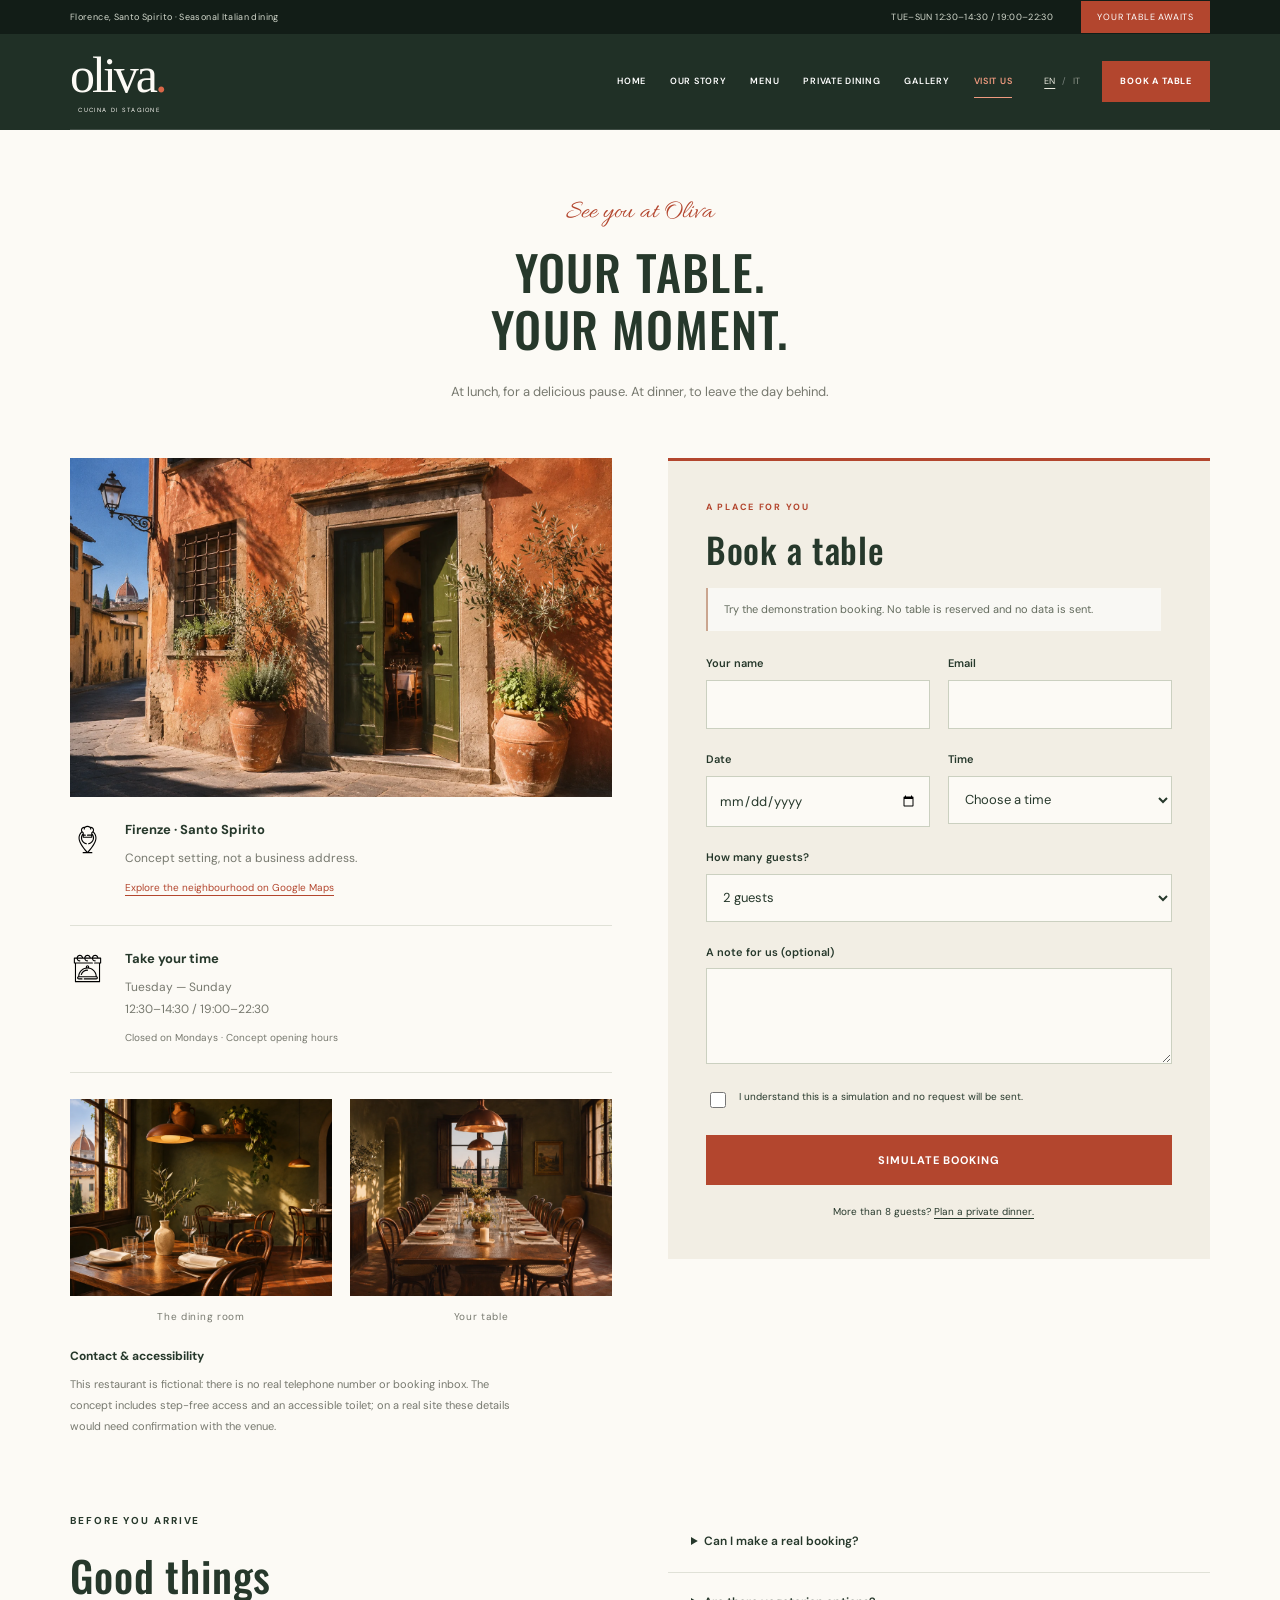
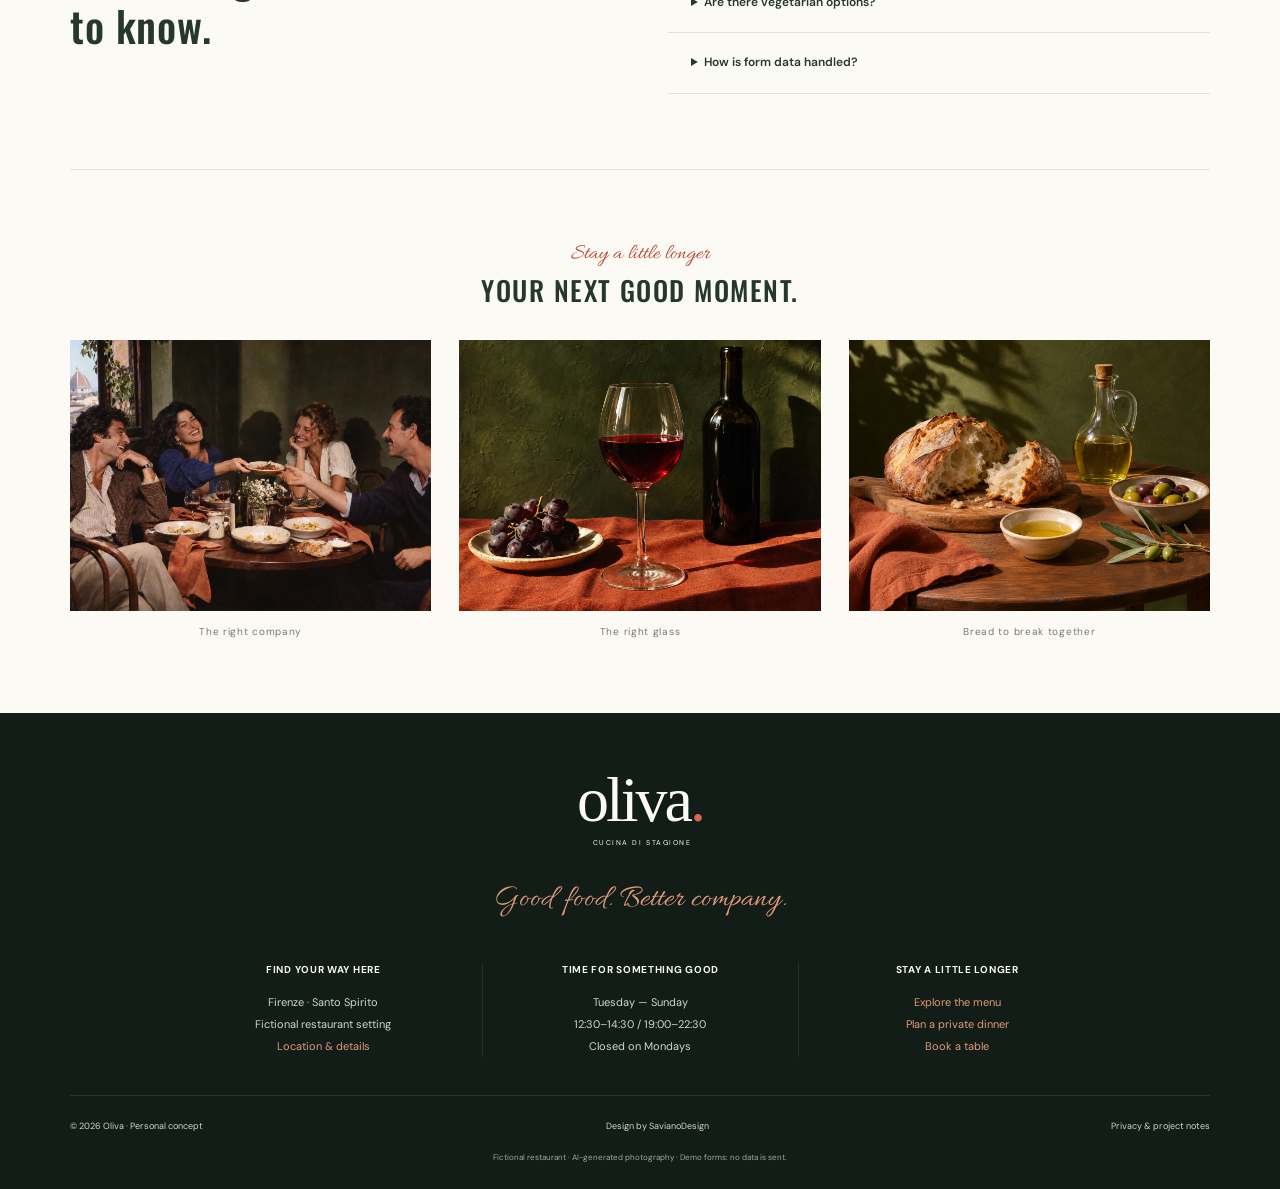
<file: 05-oliva/contatti.html>
<!doctype html>
<html lang="en" data-title-it="Contatti e prenotazione dimostrativa | Oliva" data-title-en="Contact and demonstration booking | Oliva">
<head>
<meta charset="utf-8">
<meta name="viewport" content="width=device-width, initial-scale=1">
<meta name="theme-color" content="#1c2820">
<title>Contact and demonstration booking | Oliva</title>
<meta name="description" content="Hours, Florence setting and Oliva’s demonstration booking. An Italian hospitality concept by SavianoDesign." data-it="Orari, ambientazione a Firenze e prenotazione dimostrativa di Oliva. Un concept di ospitalità italiana di SavianoDesign." data-en="Hours, Florence setting and Oliva’s demonstration booking. An Italian hospitality concept by SavianoDesign.">
<meta property="og:title" content="Oliva — Seasonal Italian Kitchen">
<meta property="og:description" content="A contemporary Italian restaurant concept by SavianoDesign.">
<meta property="og:type" content="website">
<link rel="icon" href="assets/favicon.svg" type="image/svg+xml">
<link rel="preconnect" href="https://fonts.googleapis.com">
<link rel="preconnect" href="https://fonts.gstatic.com" crossorigin>
<link href="https://fonts.googleapis.com/css2?family=Allura&amp;family=DM+Sans:wght@400;500;600;700&amp;family=Oswald:wght@400;500;600&amp;display=swap" rel="stylesheet">
<link rel="stylesheet" href="assets/css/style.css?v=2.2.1">
<script src="assets/js/main.js?v=2.2.1" defer>
</script>
</head>
<body data-page="contact">
<a href="#main" class="skip-link">
<span data-it="Vai al contenuto" data-en="Skip to content">Skip to content</span>
</a>
<div class="utility-bar">
<div class="wrap">
<p>
<span data-it="Firenze, Santo Spirito · Cucina italiana di stagione" data-en="Florence, Santo Spirito · Seasonal Italian dining">Florence, Santo Spirito · Seasonal Italian dining</span>
</p>
<div>
<span>
<span data-it="MAR–DOM" data-en="TUE–SUN">TUE–SUN</span> 12:30–14:30 / 19:00–22:30</span>
<a href="contatti.html#prenota">
<span data-it="Il tuo tavolo ti aspetta" data-en="Your table awaits">Your table awaits</span>
</a>
</div>
</div>
</div>
<header class="site-header">
<div class="wrap header-inner">
<a class="brand" href="index.html" aria-label="Oliva — Home">
<strong>oliva<span>.</span>
</strong>
<small>CUCINA DI STAGIONE</small>
</a>
<nav id="site-nav" aria-label="Main navigation" data-aria-it="Navigazione principale" data-aria-en="Main navigation">
<a href="index.html">
<span data-it="Home" data-en="Home">Home</span>
</a>
<a href="ristorante.html">
<span data-it="La nostra storia" data-en="Our story">Our story</span>
</a>
<a href="menu.html">
<span data-it="Menu" data-en="Menu">Menu</span>
</a>
<a href="eventi.html">
<span data-it="Eventi privati" data-en="Private dining">Private dining</span>
</a>
<a href="index.html#galleria">
<span data-it="Galleria" data-en="Gallery">Gallery</span>
</a>
<a href="contatti.html" aria-current="page">
<span data-it="Contatti" data-en="Visit us">Visit us</span>
</a>
</nav>
<div class="header-actions">
<div class="language-switch" aria-label="Language">
<button type="button" data-lang="en" aria-pressed="true">EN</button>
<span>/</span>
<button type="button" data-lang="it" aria-pressed="false">IT</button>
</div>
<a class="button primary header-book" href="contatti.html#prenota">
<span data-it="Prenota" data-en="Book a table">Book a table</span>
</a>
<button id="nav-toggle" type="button" aria-controls="site-nav" aria-expanded="false">Menu</button>
</div>
</div>
</header>
<main id="main">
<noscript><p class="noscript-note">Content is available in English without JavaScript. Enable it for Italian, filters and demo forms.</p></noscript>
<section class="page-intro wrap">
<div>
<p class="eyebrow" data-it="Ci vediamo da Oliva" data-en="See you at Oliva">See you at Oliva</p>
<h1 class="" data-it-html="Il tuo tavolo.&lt;br&gt;&lt;em&gt;Il tuo momento.&lt;/em&gt;" data-en-html="Your table.&lt;br&gt;&lt;em&gt;Your moment.&lt;/em&gt;">Your table.<br>
<em>Your moment.</em>
</h1>
</div>
<div>
<p class="intro" data-it="A pranzo, per una pausa che sa di buono. A cena, per lasciare fuori il resto." data-en="At lunch, for a delicious pause. At dinner, to leave the day behind.">At lunch, for a delicious pause. At dinner, to leave the day behind.</p>
</div>
</section>
<section class="form-section wrap booking-section" id="prenota">
<div class="visit-info">
<figure class="visit-photo"><img class="" src="assets/images/entrance.webp" alt="An imagined Florentine restaurant entrance" data-alt-it="Ingresso immaginario di un ristorante fiorentino" data-alt-en="An imagined Florentine restaurant entrance" width="1536" height="1024" fetchpriority="high" decoding="async">
</figure>
<div class="visit-detail">
<img class="icon" src="assets/icons/location.svg" alt="" width="40" height="40">
<div>
<h2>Firenze · Santo Spirito</h2>
<p data-it="Ambientazione del concept, non un indirizzo commerciale." data-en="Concept setting, not a business address.">Concept setting, not a business address.</p>
<a href="https://www.google.com/maps/search/?api=1&amp;query=Santo+Spirito+Firenze" target="_blank" rel="noopener">
<span data-it="Esplora il quartiere su Google Maps" data-en="Explore the neighbourhood on Google Maps">Explore the neighbourhood on Google Maps</span>
</a>
</div>
</div>
<div class="visit-detail">
<img class="icon" src="assets/icons/calendar.svg" alt="" width="40" height="40">
<div>
<h2 data-it="Prenditi il tuo tempo" data-en="Take your time">Take your time</h2>
<p data-it="Martedì — Domenica" data-en="Tuesday — Sunday">Tuesday — Sunday</p>
<p>12:30–14:30 / 19:00–22:30</p>
<p class="small-note" data-it="Chiuso il lunedì · Orari del concept" data-en="Closed on Mondays · Concept opening hours">Closed on Mondays · Concept opening hours</p>
</div>
</div>
<div class="photo-strip aside-photos"><figure><img class="" src="assets/images/restaurant.webp" alt="The imagined Oliva dining room in warm light" data-alt-it="La sala immaginaria di Oliva, con luce calda" data-alt-en="The imagined Oliva dining room in warm light" width="1536" height="1024" loading="lazy" decoding="async"><figcaption data-it="La sala" data-en="The dining room">The dining room</figcaption></figure><figure><img class="" src="assets/images/table-setting.webp" alt="A carefully set table for a private dinner" data-alt-it="Una tavola apparecchiata per una cena privata" data-alt-en="A carefully set table for a private dinner" width="1536" height="1024" loading="lazy" decoding="async"><figcaption data-it="Il tuo tavolo" data-en="Your table">Your table</figcaption></figure></div><div class="contact-note">
<h3 data-it="Contatti e accessibilità" data-en="Contact &amp; accessibility">Contact &amp; accessibility</h3>
<p data-it="Questo ristorante è immaginario: non sono presenti un telefono o una casella prenotazioni reali. Il concept prevede ingresso senza gradini e un bagno accessibile; nel sito reale questi dettagli andrebbero verificati con il locale." data-en="This restaurant is fictional: there is no real telephone number or booking inbox. The concept includes step-free access and an accessible toilet; on a real site these details would need confirmation with the venue.">This restaurant is fictional: there is no real telephone number or booking inbox. The concept includes step-free access and an accessible toilet; on a real site these details would need confirmation with the venue.</p>
</div>
</div>
<form id="booking-form" class="form-panel">
<p class="eyebrow" data-it="UN POSTO PER TE" data-en="A PLACE FOR YOU">A PLACE FOR YOU</p>
<h2 data-it="Prenota un tavolo" data-en="Book a table">Book a table</h2>
<p class="form-note" data-it="Prova la prenotazione dimostrativa. Nessun tavolo viene riservato e nessun dato viene inviato." data-en="Try the demonstration booking. No table is reserved and no data is sent.">Try the demonstration booking. No table is reserved and no data is sent.</p>
<div class="form-grid">
<label class="field">
<span data-it="Il tuo nome" data-en="Your name">Your name</span>
<input type="text" name="name" autocomplete="name" maxlength="80" required>
</label>
<label class="field">
<span data-it="Email" data-en="Email">Email</span>
<input type="email" name="email" autocomplete="email" maxlength="150" required>
</label>
<label class="field">
<span data-it="Data" data-en="Date">Date</span>
<input type="date" name="date" required>
</label>
<label class="field">
<span data-it="Orario" data-en="Time">Time</span>
<select name="time" required>
<option value="" data-it="Scegli un orario" data-en="Choose a time">Choose a time</option>
<option value="12:30">12:30</option>
<option value="13:00">13:00</option>
<option value="13:30">13:30</option>
<option value="14:00">14:00</option>
<option value="19:00">19:00</option>
<option value="19:30">19:30</option>
<option value="20:00">20:00</option>
<option value="20:30">20:30</option>
<option value="21:00">21:00</option>
<option value="21:30">21:30</option>
</select>
</label>
<label class="field full">
<span data-it="Quante persone?" data-en="How many guests?">How many guests?</span>
<select name="guests" required>
<option value="1" data-it="1 persona" data-en="1 guest">1 guest</option>
<option value="2" selected data-it="2 persone" data-en="2 guests">2 guests</option>
<option value="3" data-it="3 persone" data-en="3 guests">3 guests</option>
<option value="4" data-it="4 persone" data-en="4 guests">4 guests</option>
<option value="5" data-it="5 persone" data-en="5 guests">5 guests</option>
<option value="6" data-it="6 persone" data-en="6 guests">6 guests</option>
<option value="7" data-it="7 persone" data-en="7 guests">7 guests</option>
<option value="8" data-it="8 persone" data-en="8 guests">8 guests</option>
</select>
</label>
<label class="field full">
<span data-it="Una nota per noi (facoltativa)" data-en="A note for us (optional)">A note for us (optional)</span>
<textarea name="notes" rows="3" maxlength="1000"></textarea>
</label>
</div>
<label class="consent">
<input type="checkbox" name="consent" required>
<span data-it="Ho capito che è una simulazione e che non sarà inviata alcuna richiesta." data-en="I understand this is a simulation and no request will be sent.">I understand this is a simulation and no request will be sent.</span>
</label>
<button class="button primary" type="submit" disabled>
<span data-it="Simula la prenotazione" data-en="Simulate booking">Simulate booking</span>
</button>
<div id="booking-status" class="form-status" role="status" aria-live="polite" hidden></div>
<p class="form-help">
<span data-it="Più di 8 persone?" data-en="More than 8 guests?">More than 8 guests?</span> <a href="eventi.html#richiesta">
<span data-it="Organizziamo una cena privata." data-en="Plan a private dinner.">Plan a private dinner.</span>
</a>
</p>
</form>
</section>
<section class="faq-section wrap">
<div>
<p class="eyebrow" data-it="PRIMA DI ARRIVARE" data-en="BEFORE YOU ARRIVE">BEFORE YOU ARRIVE</p>
<h2 class="" data-it-html="Due cose&lt;br&gt;&lt;em&gt;da sapere.&lt;/em&gt;" data-en-html="Good things&lt;br&gt;&lt;em&gt;to know.&lt;/em&gt;">Good things<br>
<em>to know.</em>
</h2>
</div>
<div class="faq">
<details>
<summary>
<span data-it="Posso prenotare davvero?" data-en="Can I make a real booking?">Can I make a real booking?</span>
</summary>
<p data-it="No. Oliva è un progetto personale di SavianoDesign. Il percorso di prenotazione è una dimostrazione interattiva." data-en="No. Oliva is a personal project by SavianoDesign. The booking journey is an interactive demonstration.">No. Oliva is a personal project by SavianoDesign. The booking journey is an interactive demonstration.</p>
</details>
<details>
<summary>
<span data-it="Ci sono proposte vegetariane?" data-en="Are there vegetarian options?">Are there vegetarian options?</span>
</summary>
<p data-it="Sì: nel menu puoi attivare il filtro vegetariano e leggere gli allergeni di ciascun piatto." data-en="Yes: use the vegetarian filter on the menu and read each dish’s allergen information.">Yes: use the vegetarian filter on the menu and read each dish’s allergen information.</p>
</details>
<details>
<summary>
<span data-it="Come vengono trattati i dati del modulo?" data-en="How is form data handled?">How is form data handled?</span>
</summary>
<p data-it="I dati rimangono nella pagina aperta, non sono inviati a server né salvati dal sito. La sola preferenza di lingua può essere memorizzata sul dispositivo." data-en="Form data stays in the open page and is neither sent to a server nor saved by the site. Only your language preference may be stored on your device.">Form data stays in the open page and is neither sent to a server nor saved by the site. Only your language preference may be stored on your device.</p>
</details>
</div>
</section>
<section class="photo-journal wrap"><div class="section-title"><p class="script-title" data-it="Fermati ancora un po’" data-en="Stay a little longer">Stay a little longer</p><h2 data-it="IL TUO PROSSIMO BEL MOMENTO." data-en="YOUR NEXT GOOD MOMENT.">YOUR NEXT GOOD MOMENT.</h2></div><div class="photo-strip "><figure><img class="" src="assets/images/shared-table.webp" alt="Friends sharing dinner in an imagined Oliva dining room" data-alt-it="Amici a cena in una sala immaginaria di Oliva" data-alt-en="Friends sharing dinner in an imagined Oliva dining room" width="1536" height="1024" loading="lazy" decoding="async"><figcaption data-it="La compagnia giusta" data-en="The right company">The right company</figcaption></figure><figure><img class="" src="assets/images/wine-glass.webp" alt="A glass of Tuscan red wine" data-alt-it="Calice di vino rosso toscano" data-alt-en="A glass of Tuscan red wine" width="1400" height="1050" loading="lazy" decoding="async"><figcaption data-it="Il calice giusto" data-en="The right glass">The right glass</figcaption></figure><figure><img class="" src="assets/images/bread-oil.webp" alt="Rustic bread, olives and extra virgin olive oil" data-alt-it="Pane rustico, olive e olio extravergine" data-alt-en="Rustic bread, olives and extra virgin olive oil" width="1536" height="1024" loading="lazy" decoding="async"><figcaption data-it="Il pane da spezzare" data-en="Bread to break together">Bread to break together</figcaption></figure></div></section></main>
<footer class="site-footer">
<div class="wrap">
<a class="brand footer-brand" href="index.html">
<strong>oliva<span>.</span>
</strong>
<small>CUCINA DI STAGIONE</small>
</a>
<p class="footer-motto" data-it="Good food. Better company." data-en="Good food. Better company.">Good food. Better company.</p>
<div class="footer-info">
<div>
<h3 data-it="Vienici a trovare" data-en="Find your way here">Find your way here</h3>
<p>Firenze · Santo Spirito</p>
<p data-it="Ambientazione di un ristorante immaginario" data-en="Fictional restaurant setting">Fictional restaurant setting</p>
<a href="contatti.html">
<span data-it="Come raggiungerci" data-en="Location &amp; details">Location &amp; details</span>
</a>
</div>
<div>
<h3 data-it="Gli orari della buona cucina" data-en="Time for something good">Time for something good</h3>
<p data-it="Martedì — Domenica" data-en="Tuesday — Sunday">Tuesday — Sunday</p>
<p>12:30–14:30 / 19:00–22:30</p>
<p data-it="Chiuso il lunedì" data-en="Closed on Mondays">Closed on Mondays</p>
</div>
<div>
<h3 data-it="Resta ancora un po’" data-en="Stay a little longer">Stay a little longer</h3>
<a href="menu.html">
<span data-it="Esplora il menu" data-en="Explore the menu">Explore the menu</span>
</a>
<a href="eventi.html">
<span data-it="Organizza una cena privata" data-en="Plan a private dinner">Plan a private dinner</span>
</a>
<a href="contatti.html#prenota">
<span data-it="Prenota un tavolo" data-en="Book a table">Book a table</span>
</a>
</div>
</div>
<div class="footer-bottom">
<p>© 2026 Oliva · <span data-it="Concept personale" data-en="Personal concept">Personal concept</span>
</p>
<a href="https://savianodesign.com/" target="_blank" rel="noopener">Design by SavianoDesign</a>
<a href="privacy.html">
<span data-it="Privacy e note" data-en="Privacy &amp; project notes">Privacy &amp; project notes</span>
</a>
</div>
<p class="demo-note" data-it="Ristorante immaginario · Fotografie generate con AI · Moduli dimostrativi: nessun dato viene inviato." data-en="Fictional restaurant · AI-generated photography · Demo forms: no data is sent.">Fictional restaurant · AI-generated photography · Demo forms: no data is sent.</p>
</div>
</footer>
<div class="mobile-booking" id="mobile-booking">
<a class="button primary" href="contatti.html#prenota">
<span data-it="Prenota un tavolo" data-en="Book a table">Book a table</span>
<img class="button-mark" src="assets/icons/arrow-up-right-from-square.svg" alt="" width="14" height="14">
</a>
</div>
</body>
</html>
</file>
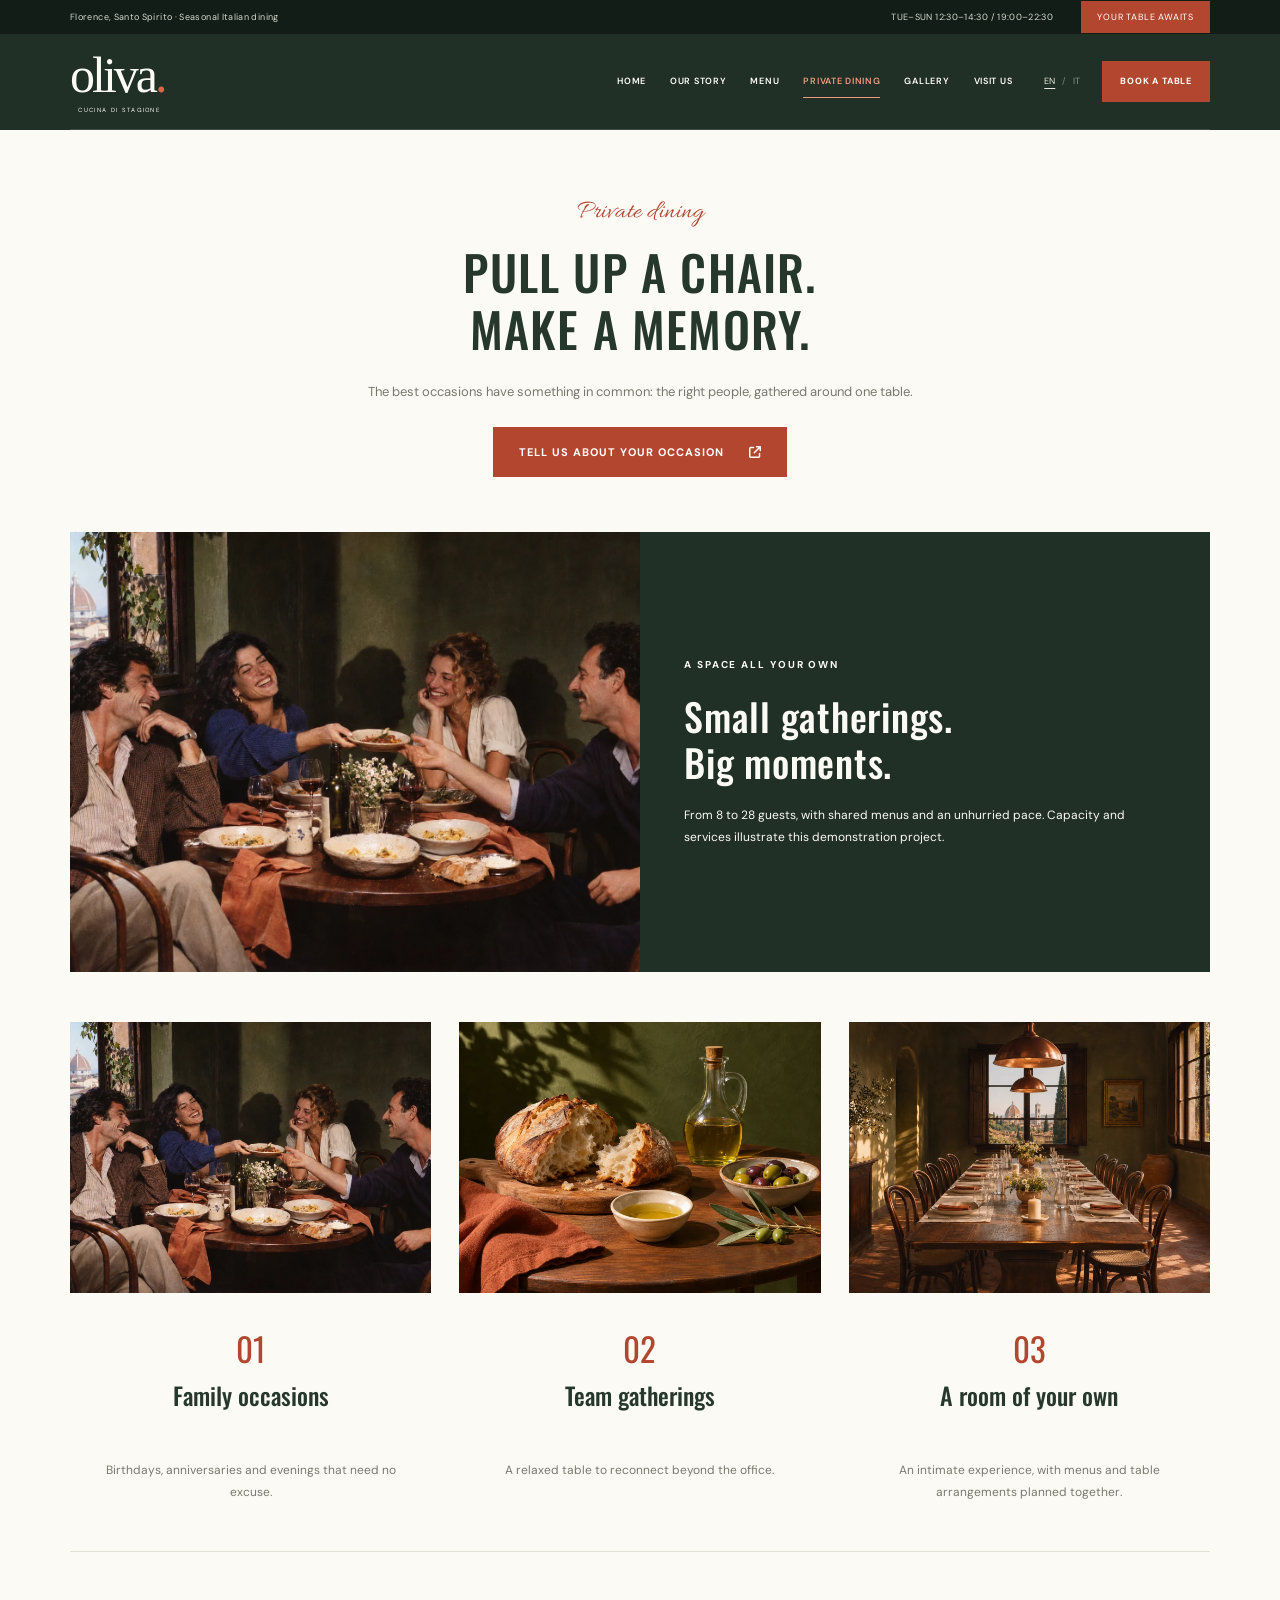
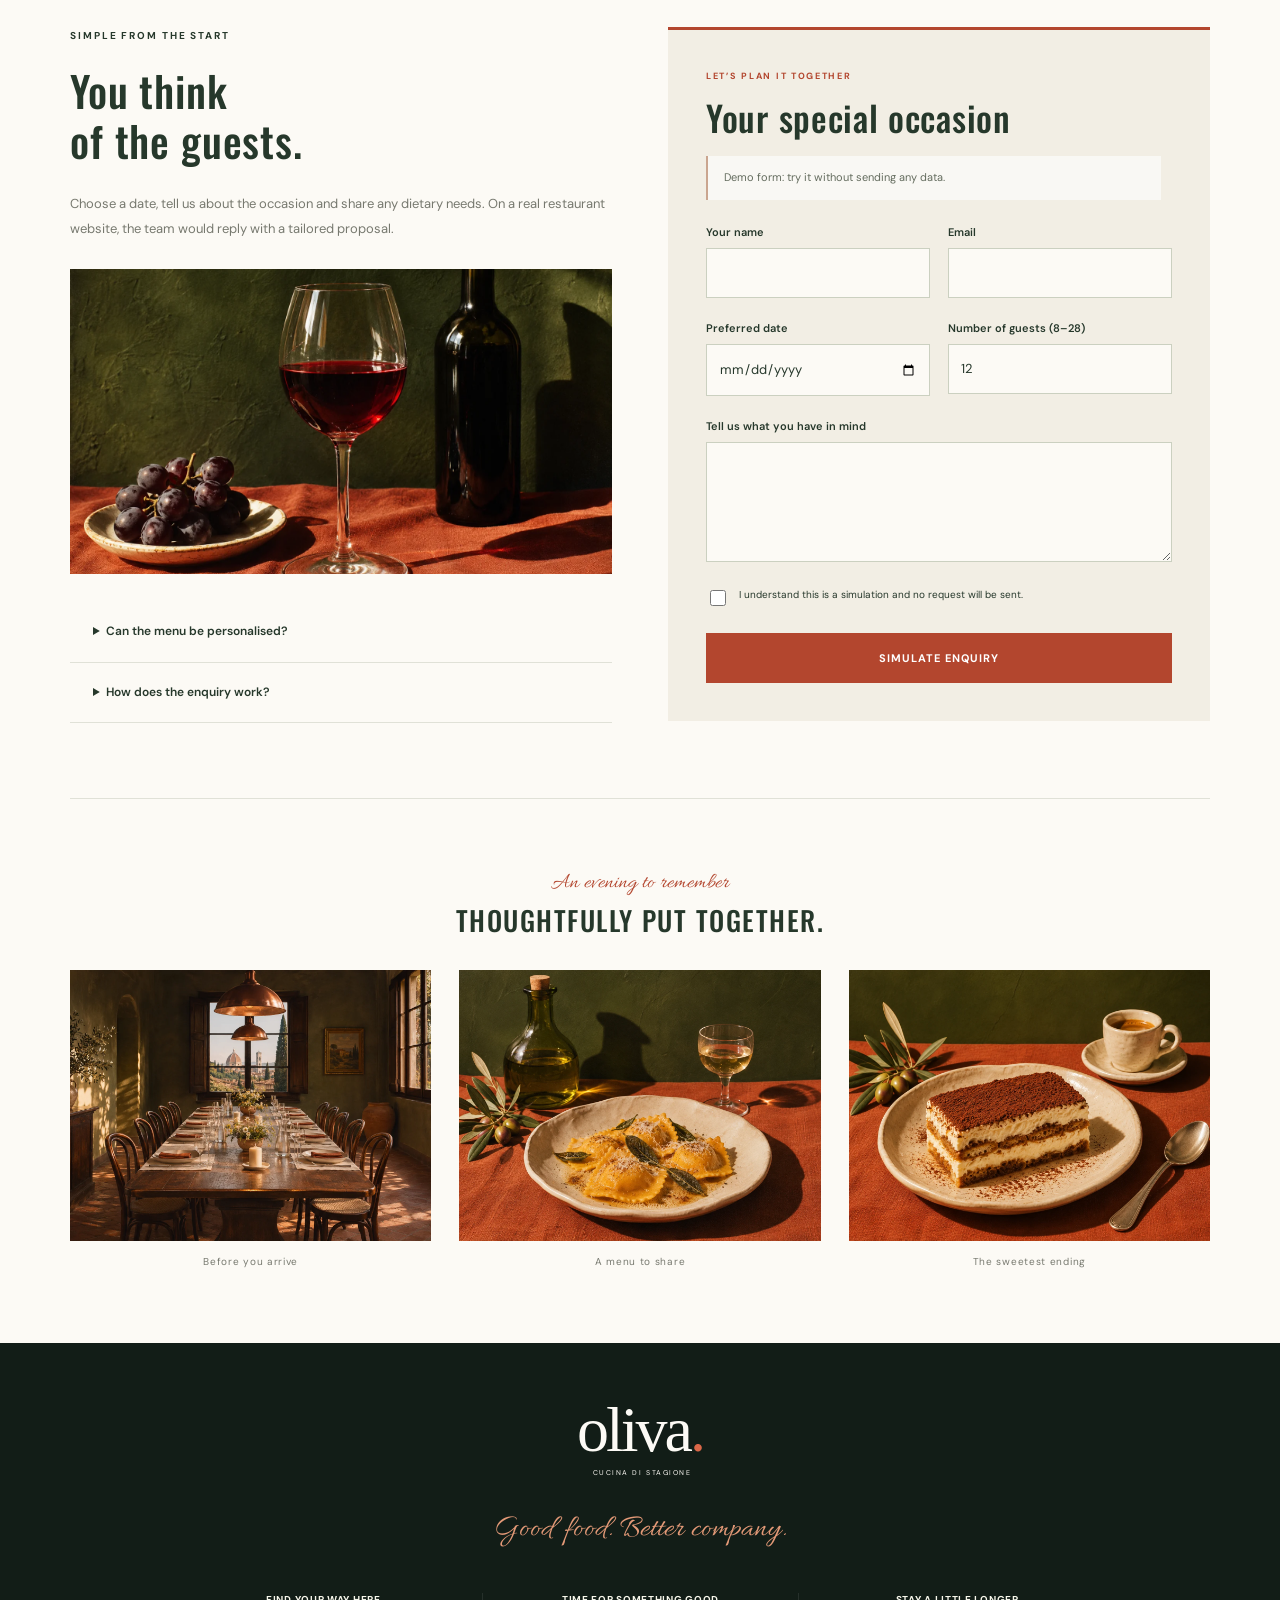
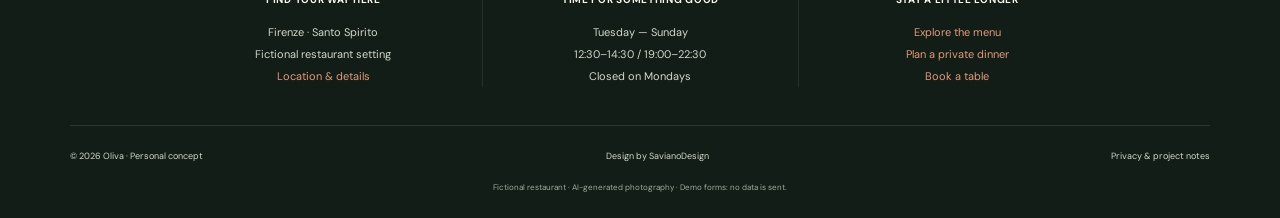
<file: 05-oliva/eventi.html>
<!doctype html>
<html lang="en" data-title-it="Cene ed eventi privati | Oliva" data-title-en="Private dinners and events | Oliva">
<head>
<meta charset="utf-8">
<meta name="viewport" content="width=device-width, initial-scale=1">
<meta name="theme-color" content="#1c2820">
<title>Private dinners and events | Oliva</title>
<meta name="description" content="Imagine your event at Oliva: private dinners, birthdays and team gatherings. Try the demonstration enquiry form." data-it="Immagina il tuo evento da Oliva: cene private, compleanni e incontri di squadra. Prova il modulo di richiesta dimostrativo." data-en="Imagine your event at Oliva: private dinners, birthdays and team gatherings. Try the demonstration enquiry form.">
<meta property="og:title" content="Oliva — Seasonal Italian Kitchen">
<meta property="og:description" content="A contemporary Italian restaurant concept by SavianoDesign.">
<meta property="og:type" content="website">
<link rel="icon" href="assets/favicon.svg" type="image/svg+xml">
<link rel="preconnect" href="https://fonts.googleapis.com">
<link rel="preconnect" href="https://fonts.gstatic.com" crossorigin>
<link href="https://fonts.googleapis.com/css2?family=Allura&amp;family=DM+Sans:wght@400;500;600;700&amp;family=Oswald:wght@400;500;600&amp;display=swap" rel="stylesheet">
<link rel="stylesheet" href="assets/css/style.css?v=2.2.1">
<script src="assets/js/main.js?v=2.2.1" defer>
</script>
</head>
<body data-page="events">
<a href="#main" class="skip-link">
<span data-it="Vai al contenuto" data-en="Skip to content">Skip to content</span>
</a>
<div class="utility-bar">
<div class="wrap">
<p>
<span data-it="Firenze, Santo Spirito · Cucina italiana di stagione" data-en="Florence, Santo Spirito · Seasonal Italian dining">Florence, Santo Spirito · Seasonal Italian dining</span>
</p>
<div>
<span>
<span data-it="MAR–DOM" data-en="TUE–SUN">TUE–SUN</span> 12:30–14:30 / 19:00–22:30</span>
<a href="contatti.html#prenota">
<span data-it="Il tuo tavolo ti aspetta" data-en="Your table awaits">Your table awaits</span>
</a>
</div>
</div>
</div>
<header class="site-header">
<div class="wrap header-inner">
<a class="brand" href="index.html" aria-label="Oliva — Home">
<strong>oliva<span>.</span>
</strong>
<small>CUCINA DI STAGIONE</small>
</a>
<nav id="site-nav" aria-label="Main navigation" data-aria-it="Navigazione principale" data-aria-en="Main navigation">
<a href="index.html">
<span data-it="Home" data-en="Home">Home</span>
</a>
<a href="ristorante.html">
<span data-it="La nostra storia" data-en="Our story">Our story</span>
</a>
<a href="menu.html">
<span data-it="Menu" data-en="Menu">Menu</span>
</a>
<a href="eventi.html" aria-current="page">
<span data-it="Eventi privati" data-en="Private dining">Private dining</span>
</a>
<a href="index.html#galleria">
<span data-it="Galleria" data-en="Gallery">Gallery</span>
</a>
<a href="contatti.html">
<span data-it="Contatti" data-en="Visit us">Visit us</span>
</a>
</nav>
<div class="header-actions">
<div class="language-switch" aria-label="Language">
<button type="button" data-lang="en" aria-pressed="true">EN</button>
<span>/</span>
<button type="button" data-lang="it" aria-pressed="false">IT</button>
</div>
<a class="button primary header-book" href="contatti.html#prenota">
<span data-it="Prenota" data-en="Book a table">Book a table</span>
</a>
<button id="nav-toggle" type="button" aria-controls="site-nav" aria-expanded="false">Menu</button>
</div>
</div>
</header>
<main id="main">
<noscript><p class="noscript-note">Content is available in English without JavaScript. Enable it for Italian, filters and demo forms.</p></noscript>
<section class="page-intro wrap">
<div>
<p class="eyebrow" data-it="Eventi privati" data-en="Private dining">Private dining</p>
<h1 class="" data-it-html="Aggiungi un posto.&lt;br&gt;&lt;em&gt;Crea un ricordo.&lt;/em&gt;" data-en-html="Pull up a chair.&lt;br&gt;&lt;em&gt;Make a memory.&lt;/em&gt;">Pull up a chair.<br>
<em>Make a memory.</em>
</h1>
</div>
<div>
<p class="intro" data-it="Le occasioni migliori hanno una cosa in comune: le persone giuste, intorno alla stessa tavola." data-en="The best occasions have something in common: the right people, gathered around one table.">The best occasions have something in common: the right people, gathered around one table.</p>
<a class="button primary" href="#richiesta">
<span data-it="Raccontaci la tua occasione" data-en="Tell us about your occasion">Tell us about your occasion</span>
<img class="button-mark" src="assets/icons/arrow-up-right-from-square.svg" alt="" width="14" height="14">
</a>
</div>
</section>
<section class="event-visual wrap">
<img class="" src="assets/images/shared-table.webp" alt="Friends sharing dinner in an imagined Oliva dining room" data-alt-it="Amici a cena in una sala immaginaria di Oliva" data-alt-en="Friends sharing dinner in an imagined Oliva dining room" width="1536" height="1024" fetchpriority="high" decoding="async">
<div class="event-card">
<p class="eyebrow" data-it="TUTTO LO SPAZIO PER VOI" data-en="A SPACE ALL YOUR OWN">A SPACE ALL YOUR OWN</p>
<h2 class="" data-it-html="Piccoli eventi.&lt;br&gt;&lt;em&gt;Grandi momenti.&lt;/em&gt;" data-en-html="Small gatherings.&lt;br&gt;&lt;em&gt;Big moments.&lt;/em&gt;">Small gatherings.<br>
<em>Big moments.</em>
</h2>
<p>
<span data-it="Da 8 a 28 ospiti, con menu condivisi e tempi rilassati. Capienza e servizi sono ipotesi del progetto dimostrativo." data-en="From 8 to 28 guests, with shared menus and an unhurried pace. Capacity and services illustrate this demonstration project.">From 8 to 28 guests, with shared menus and an unhurried pace. Capacity and services illustrate this demonstration project.</span>
</p>
</div>
</section>
<section class="principles wrap">
<article><img class="principle-photo" src="assets/images/shared-table.webp" alt="Friends sharing dinner in an imagined Oliva dining room" data-alt-it="Amici a cena in una sala immaginaria di Oliva" data-alt-en="Friends sharing dinner in an imagined Oliva dining room" width="1536" height="1024" loading="lazy" decoding="async"><div class="principle-copy">
<span class="number">01</span>
<h3 data-it="Cene di famiglia" data-en="Family occasions">Family occasions</h3>
<p data-it="Compleanni, anniversari e quelle serate che non hanno bisogno di una scusa." data-en="Birthdays, anniversaries and evenings that need no excuse.">Birthdays, anniversaries and evenings that need no excuse.</p>
</div></article>
<article><img class="principle-photo" src="assets/images/bread-oil.webp" alt="Rustic bread, olives and extra virgin olive oil" data-alt-it="Pane rustico, olive e olio extravergine" data-alt-en="Rustic bread, olives and extra virgin olive oil" width="1536" height="1024" loading="lazy" decoding="async"><div class="principle-copy">
<span class="number">02</span>
<h3 data-it="Incontri di squadra" data-en="Team gatherings">Team gatherings</h3>
<p data-it="Una tavola informale per ritrovarsi anche fuori dall’ufficio." data-en="A relaxed table to reconnect beyond the office.">A relaxed table to reconnect beyond the office.</p>
</div></article>
<article><img class="principle-photo" src="assets/images/table-setting.webp" alt="A carefully set table for a private dinner" data-alt-it="Una tavola apparecchiata per una cena privata" data-alt-en="A carefully set table for a private dinner" width="1536" height="1024" loading="lazy" decoding="async"><div class="principle-copy">
<span class="number">03</span>
<h3 data-it="Una sala tutta vostra" data-en="A room of your own">A room of your own</h3>
<p data-it="Un’esperienza raccolta, con menu e disposizione dei tavoli da immaginare insieme." data-en="An intimate experience, with menus and table arrangements planned together.">An intimate experience, with menus and table arrangements planned together.</p>
</div></article>
</section>
<section class="form-section wrap" id="richiesta">
<div class="section-copy">
<p class="eyebrow" data-it="SEMPLICE, FIN DALL’INIZIO" data-en="SIMPLE FROM THE START">SIMPLE FROM THE START</p>
<h2 class="" data-it-html="Tu pensa&lt;br&gt;&lt;em&gt;agli invitati.&lt;/em&gt;" data-en-html="You think&lt;br&gt;&lt;em&gt;of the guests.&lt;/em&gt;">You think<br>
<em>of the guests.</em>
</h2>
<p data-it="Scegli una data, raccontaci l’occasione e indica eventuali esigenze alimentari. Nel sito di un ristorante reale, il team risponderebbe con una proposta su misura." data-en="Choose a date, tell us about the occasion and share any dietary needs. On a real restaurant website, the team would reply with a tailored proposal.">Choose a date, tell us about the occasion and share any dietary needs. On a real restaurant website, the team would reply with a tailored proposal.</p>
<figure class="form-aside-photo"><img class="" src="assets/images/wine-glass.webp" alt="A glass of Tuscan red wine" data-alt-it="Calice di vino rosso toscano" data-alt-en="A glass of Tuscan red wine" width="1400" height="1050" loading="lazy" decoding="async"></figure>
<div class="faq">
<details>
<summary>
<span data-it="È possibile personalizzare il menu?" data-en="Can the menu be personalised?">Can the menu be personalised?</span>
</summary>
<p data-it="Il concept prevede menu concordati in anticipo, con alternative vegetariane e attenzione alle esigenze del gruppo." data-en="The concept includes menus agreed in advance, with vegetarian options and consideration for the group’s needs.">The concept includes menus agreed in advance, with vegetarian options and consideration for the group’s needs.</p>
</details>
<details>
<summary>
<span data-it="Come funziona la richiesta?" data-en="How does the enquiry work?">How does the enquiry work?</span>
</summary>
<p data-it="Qui il modulo mostra soltanto una conferma dimostrativa. Non invia email e non riserva spazi." data-en="Here the form only displays a demo confirmation. It does not send emails or reserve any space.">Here the form only displays a demo confirmation. It does not send emails or reserve any space.</p>
</details>
</div>
</div>
<form id="event-form" class="form-panel">
<p class="eyebrow" data-it="PARLIAMONE INSIEME" data-en="LET’S PLAN IT TOGETHER">LET’S PLAN IT TOGETHER</p>
<h2 data-it="La tua occasione speciale" data-en="Your special occasion">Your special occasion</h2>
<p class="form-note" data-it="Modulo dimostrativo: puoi provarlo senza inviare dati." data-en="Demo form: try it without sending any data.">Demo form: try it without sending any data.</p>
<div class="form-grid">
<label class="field">
<span data-it="Il tuo nome" data-en="Your name">Your name</span>
<input type="text" name="name" autocomplete="name" maxlength="80" required>
</label>
<label class="field">
<span data-it="Email" data-en="Email">Email</span>
<input type="email" name="email" autocomplete="email" maxlength="150" required>
</label>
<label class="field">
<span data-it="Data desiderata" data-en="Preferred date">Preferred date</span>
<input type="date" name="date" required>
</label>
<label class="field">
<span data-it="Numero di ospiti (8–28)" data-en="Number of guests (8–28)">Number of guests (8–28)</span>
<input type="number" name="guests" min="8" max="28" value="12" required>
</label>
<label class="field full">
<span data-it="Raccontaci la tua idea" data-en="Tell us what you have in mind">Tell us what you have in mind</span>
<textarea name="message" rows="4" maxlength="2000" required></textarea>
</label>
</div>
<label class="consent">
<input type="checkbox" name="consent" required>
<span data-it="Ho capito che è una simulazione e che non sarà inviata alcuna richiesta." data-en="I understand this is a simulation and no request will be sent.">I understand this is a simulation and no request will be sent.</span>
</label>
<button class="button primary" type="submit" disabled>
<span data-it="Simula la richiesta" data-en="Simulate enquiry">Simulate enquiry</span>
</button>
<div id="event-status" class="form-status" role="status" aria-live="polite" hidden></div>
</form>
</section>
<section class="photo-journal wrap"><div class="section-title"><p class="script-title" data-it="Una serata da ricordare" data-en="An evening to remember">An evening to remember</p><h2 data-it="PENSIAMO A OGNI DETTAGLIO." data-en="THOUGHTFULLY PUT TOGETHER.">THOUGHTFULLY PUT TOGETHER.</h2></div><div class="photo-strip "><figure><img class="" src="assets/images/table-setting.webp" alt="A carefully set table for a private dinner" data-alt-it="Una tavola apparecchiata per una cena privata" data-alt-en="A carefully set table for a private dinner" width="1536" height="1024" loading="lazy" decoding="async"><figcaption data-it="Prima che arriviate" data-en="Before you arrive">Before you arrive</figcaption></figure><figure><img class="" src="assets/images/hero.webp" alt="Pumpkin ravioli with brown butter and sage" data-alt-it="Ravioli di zucca con burro e salvia" data-alt-en="Pumpkin ravioli with brown butter and sage" width="1536" height="1024" loading="lazy" decoding="async"><figcaption data-it="Il menu da condividere" data-en="A menu to share">A menu to share</figcaption></figure><figure><img class="" src="assets/images/dessert.webp" alt="Tiramisu and espresso" data-alt-it="Tiramisù e caffè espresso" data-alt-en="Tiramisu and espresso" width="1536" height="1024" loading="lazy" decoding="async"><figcaption data-it="Il finale più dolce" data-en="The sweetest ending">The sweetest ending</figcaption></figure></div></section></main>
<footer class="site-footer">
<div class="wrap">
<a class="brand footer-brand" href="index.html">
<strong>oliva<span>.</span>
</strong>
<small>CUCINA DI STAGIONE</small>
</a>
<p class="footer-motto" data-it="Good food. Better company." data-en="Good food. Better company.">Good food. Better company.</p>
<div class="footer-info">
<div>
<h3 data-it="Vienici a trovare" data-en="Find your way here">Find your way here</h3>
<p>Firenze · Santo Spirito</p>
<p data-it="Ambientazione di un ristorante immaginario" data-en="Fictional restaurant setting">Fictional restaurant setting</p>
<a href="contatti.html">
<span data-it="Come raggiungerci" data-en="Location &amp; details">Location &amp; details</span>
</a>
</div>
<div>
<h3 data-it="Gli orari della buona cucina" data-en="Time for something good">Time for something good</h3>
<p data-it="Martedì — Domenica" data-en="Tuesday — Sunday">Tuesday — Sunday</p>
<p>12:30–14:30 / 19:00–22:30</p>
<p data-it="Chiuso il lunedì" data-en="Closed on Mondays">Closed on Mondays</p>
</div>
<div>
<h3 data-it="Resta ancora un po’" data-en="Stay a little longer">Stay a little longer</h3>
<a href="menu.html">
<span data-it="Esplora il menu" data-en="Explore the menu">Explore the menu</span>
</a>
<a href="eventi.html">
<span data-it="Organizza una cena privata" data-en="Plan a private dinner">Plan a private dinner</span>
</a>
<a href="contatti.html#prenota">
<span data-it="Prenota un tavolo" data-en="Book a table">Book a table</span>
</a>
</div>
</div>
<div class="footer-bottom">
<p>© 2026 Oliva · <span data-it="Concept personale" data-en="Personal concept">Personal concept</span>
</p>
<a href="https://savianodesign.com/" target="_blank" rel="noopener">Design by SavianoDesign</a>
<a href="privacy.html">
<span data-it="Privacy e note" data-en="Privacy &amp; project notes">Privacy &amp; project notes</span>
</a>
</div>
<p class="demo-note" data-it="Ristorante immaginario · Fotografie generate con AI · Moduli dimostrativi: nessun dato viene inviato." data-en="Fictional restaurant · AI-generated photography · Demo forms: no data is sent.">Fictional restaurant · AI-generated photography · Demo forms: no data is sent.</p>
</div>
</footer>
<div class="mobile-booking" id="mobile-booking">
<a class="button primary" href="contatti.html#prenota">
<span data-it="Prenota un tavolo" data-en="Book a table">Book a table</span>
<img class="button-mark" src="assets/icons/arrow-up-right-from-square.svg" alt="" width="14" height="14">
</a>
</div>
</body>
</html>
</file>
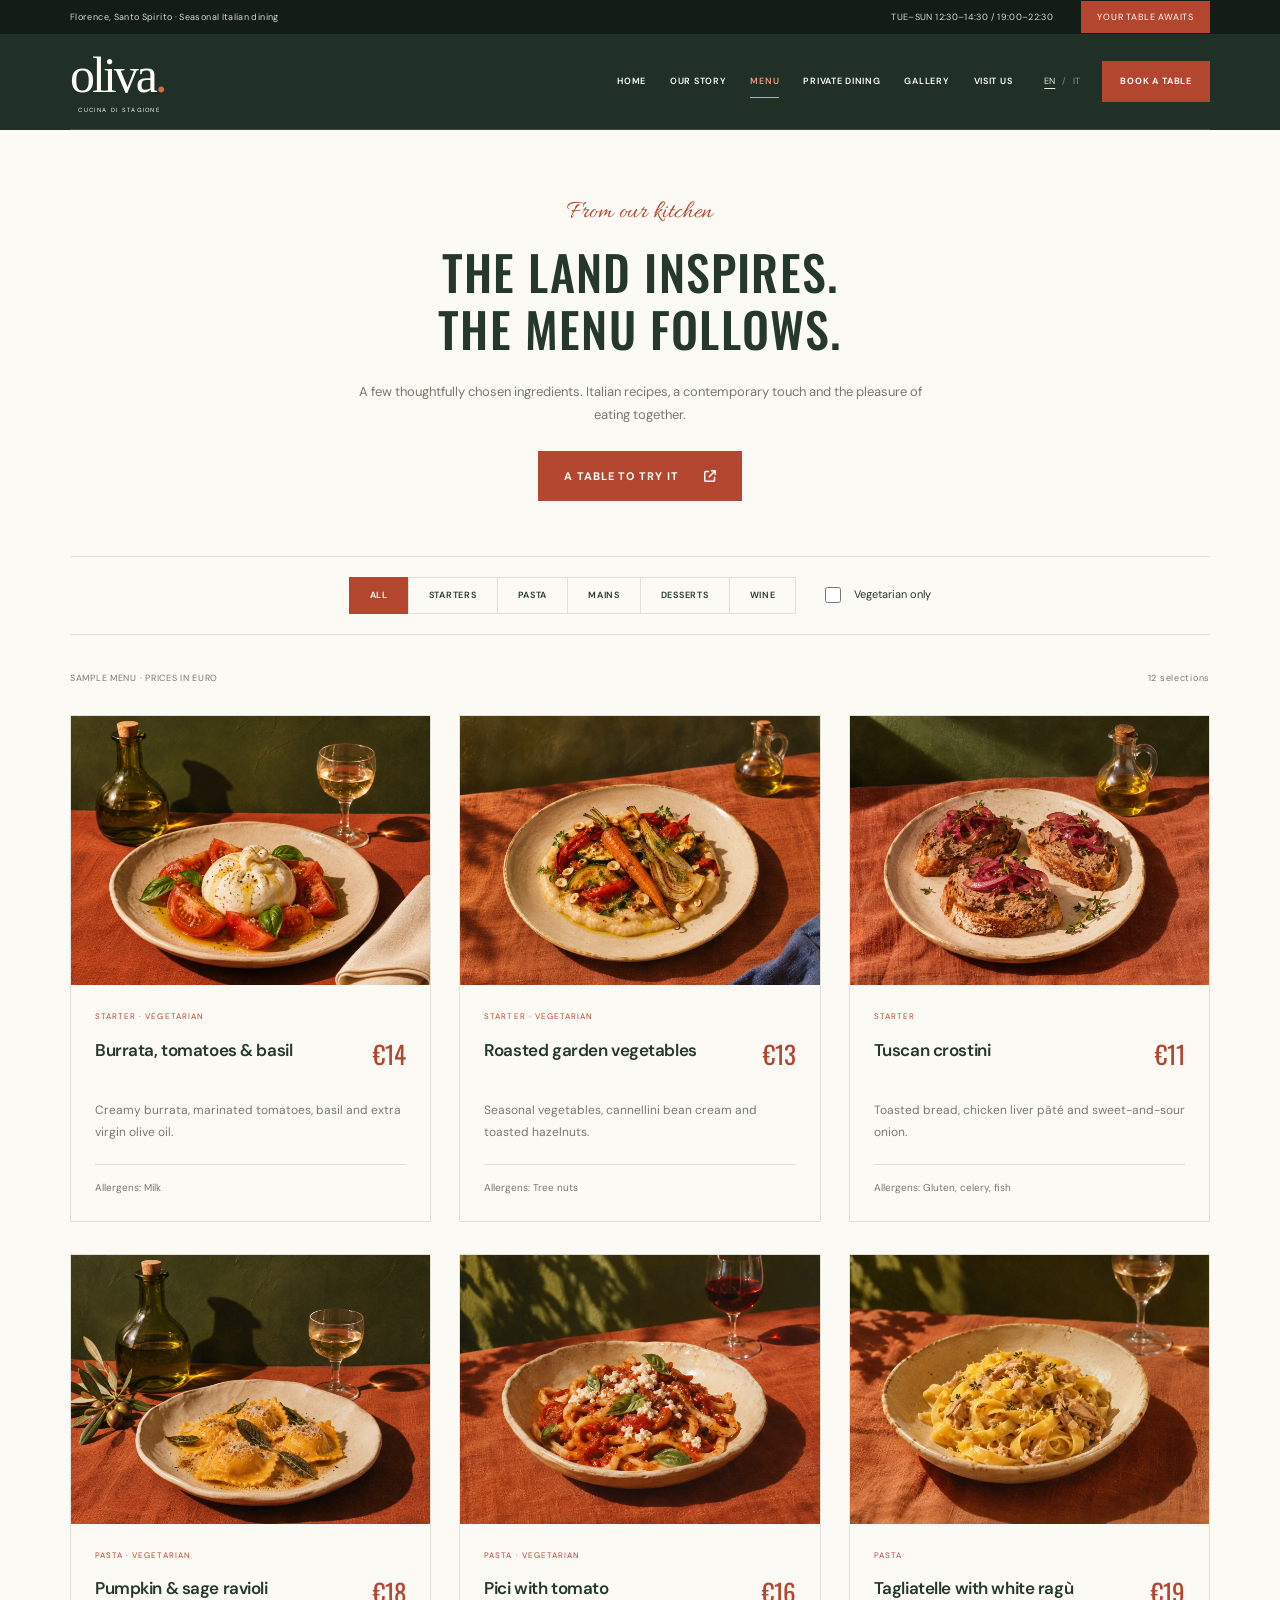
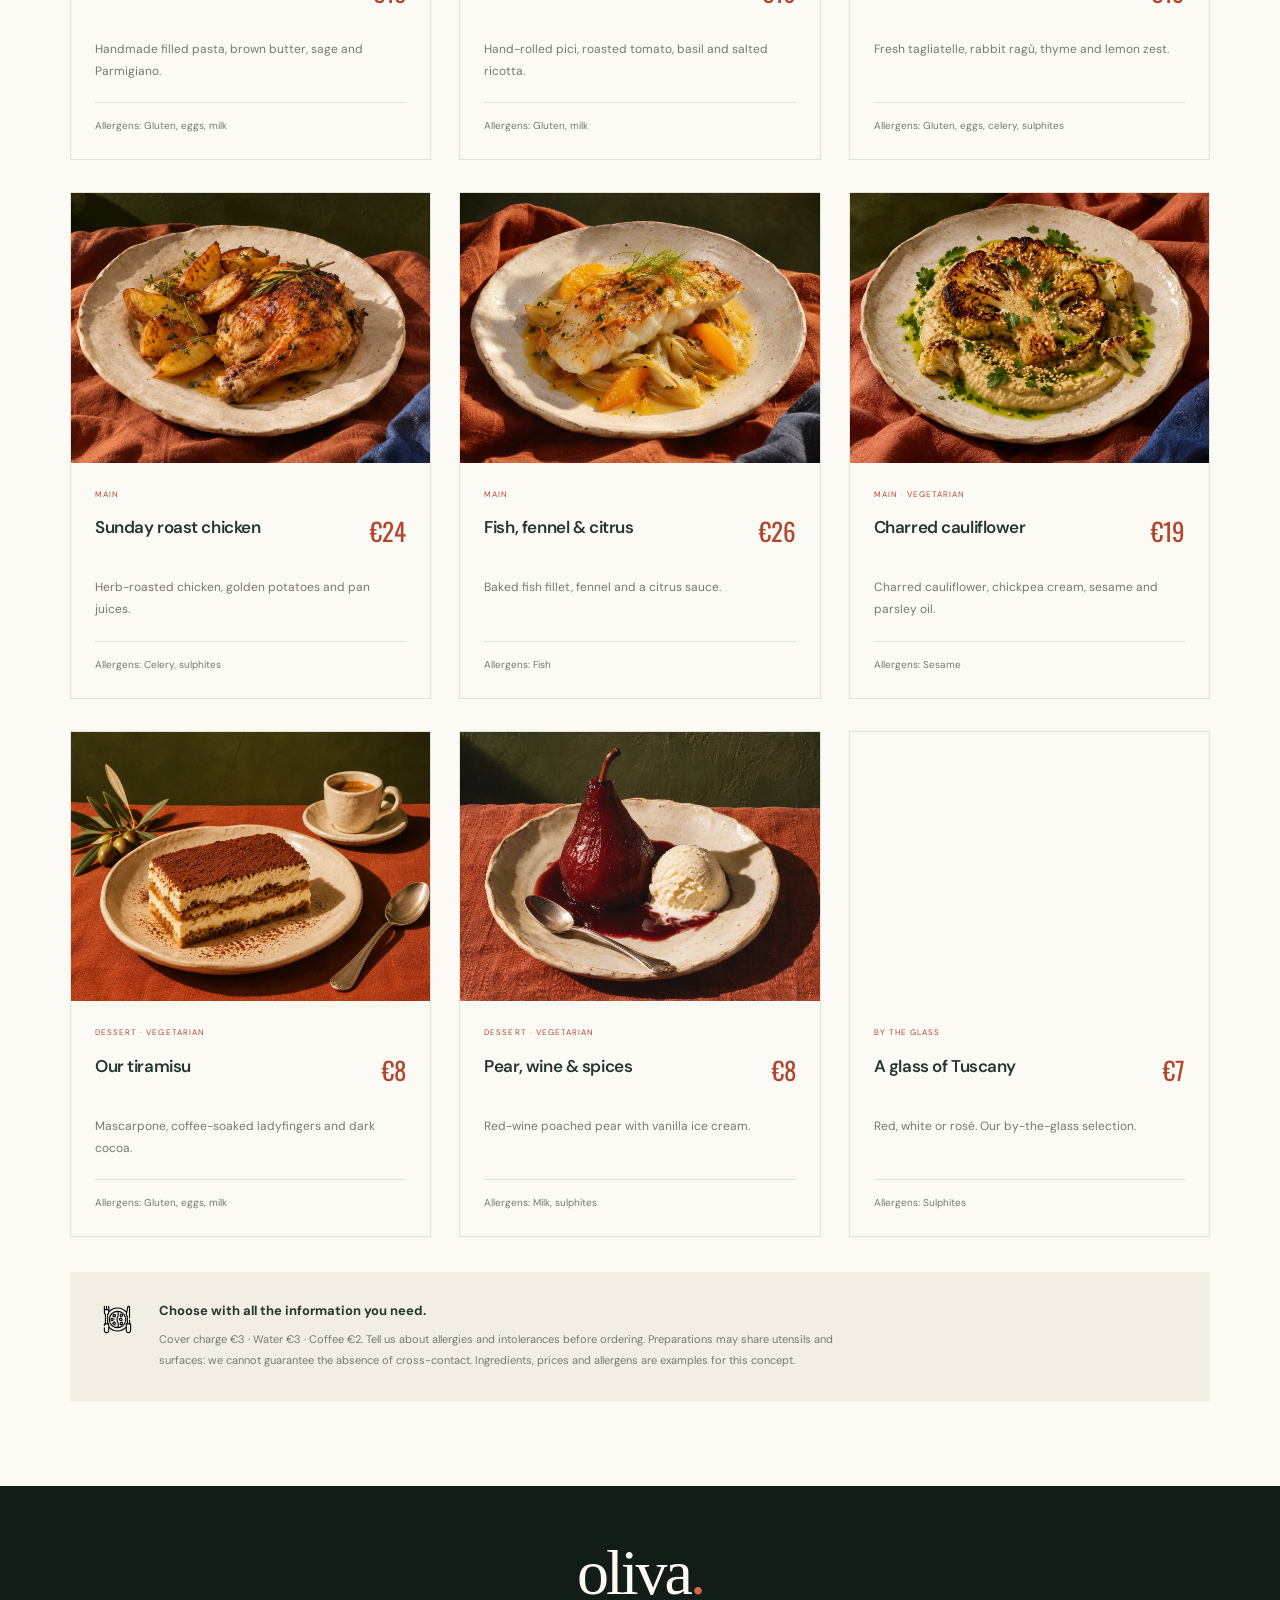
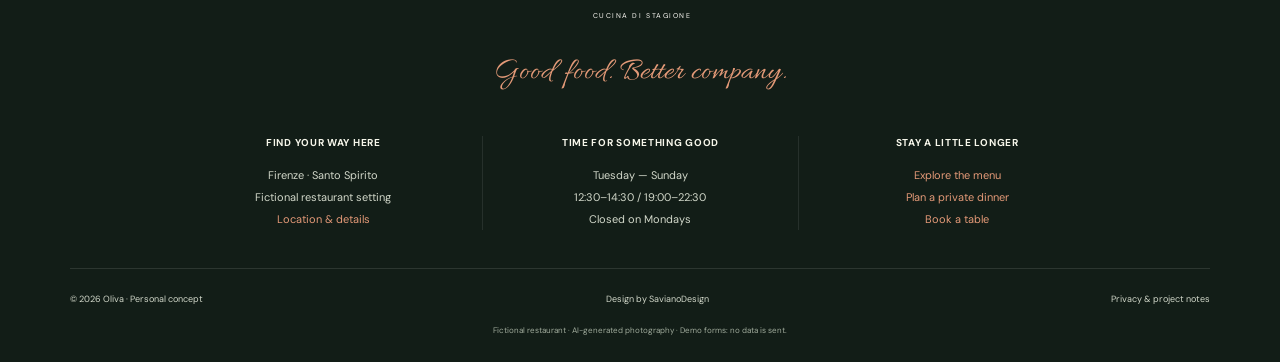
<file: 05-oliva/menu.html>
<!doctype html>
<html lang="en" data-title-it="Il menu stagionale | Oliva" data-title-en="The seasonal menu | Oliva">
<head>
<meta charset="utf-8">
<meta name="viewport" content="width=device-width, initial-scale=1">
<meta name="theme-color" content="#1c2820">
<title>The seasonal menu | Oliva</title>
<meta name="description" content="Explore Oliva’s sample menu: starters, handmade pasta, mains, desserts and wine. Clear prices and allergen information." data-it="Esplora il menu dimostrativo di Oliva: antipasti, pasta fresca, secondi, dolci e vini. Prezzi e allergeni sempre visibili." data-en="Explore Oliva’s sample menu: starters, handmade pasta, mains, desserts and wine. Clear prices and allergen information.">
<meta property="og:title" content="Oliva — Seasonal Italian Kitchen">
<meta property="og:description" content="A contemporary Italian restaurant concept by SavianoDesign.">
<meta property="og:type" content="website">
<link rel="icon" href="assets/favicon.svg" type="image/svg+xml">
<link rel="preconnect" href="https://fonts.googleapis.com">
<link rel="preconnect" href="https://fonts.gstatic.com" crossorigin>
<link href="https://fonts.googleapis.com/css2?family=Allura&amp;family=DM+Sans:wght@400;500;600;700&amp;family=Oswald:wght@400;500;600&amp;display=swap" rel="stylesheet">
<link rel="stylesheet" href="assets/css/style.css?v=2.2.1">
<script src="assets/js/main.js?v=2.2.1" defer>
</script>
</head>
<body data-page="menu">
<a href="#main" class="skip-link">
<span data-it="Vai al contenuto" data-en="Skip to content">Skip to content</span>
</a>
<div class="utility-bar">
<div class="wrap">
<p>
<span data-it="Firenze, Santo Spirito · Cucina italiana di stagione" data-en="Florence, Santo Spirito · Seasonal Italian dining">Florence, Santo Spirito · Seasonal Italian dining</span>
</p>
<div>
<span>
<span data-it="MAR–DOM" data-en="TUE–SUN">TUE–SUN</span> 12:30–14:30 / 19:00–22:30</span>
<a href="contatti.html#prenota">
<span data-it="Il tuo tavolo ti aspetta" data-en="Your table awaits">Your table awaits</span>
</a>
</div>
</div>
</div>
<header class="site-header">
<div class="wrap header-inner">
<a class="brand" href="index.html" aria-label="Oliva — Home">
<strong>oliva<span>.</span>
</strong>
<small>CUCINA DI STAGIONE</small>
</a>
<nav id="site-nav" aria-label="Main navigation" data-aria-it="Navigazione principale" data-aria-en="Main navigation">
<a href="index.html">
<span data-it="Home" data-en="Home">Home</span>
</a>
<a href="ristorante.html">
<span data-it="La nostra storia" data-en="Our story">Our story</span>
</a>
<a href="menu.html" aria-current="page">
<span data-it="Menu" data-en="Menu">Menu</span>
</a>
<a href="eventi.html">
<span data-it="Eventi privati" data-en="Private dining">Private dining</span>
</a>
<a href="index.html#galleria">
<span data-it="Galleria" data-en="Gallery">Gallery</span>
</a>
<a href="contatti.html">
<span data-it="Contatti" data-en="Visit us">Visit us</span>
</a>
</nav>
<div class="header-actions">
<div class="language-switch" aria-label="Language">
<button type="button" data-lang="en" aria-pressed="true">EN</button>
<span>/</span>
<button type="button" data-lang="it" aria-pressed="false">IT</button>
</div>
<a class="button primary header-book" href="contatti.html#prenota">
<span data-it="Prenota" data-en="Book a table">Book a table</span>
</a>
<button id="nav-toggle" type="button" aria-controls="site-nav" aria-expanded="false">Menu</button>
</div>
</div>
</header>
<main id="main">
<noscript><p class="noscript-note">Content is available in English without JavaScript. Enable it for Italian, filters and demo forms.</p></noscript>
<section class="page-intro wrap">
<div>
<p class="eyebrow" data-it="La nostra cucina" data-en="From our kitchen">From our kitchen</p>
<h1 class="" data-it-html="La terra ispira.&lt;br&gt;&lt;em&gt;Il menu cambia.&lt;/em&gt;" data-en-html="The land inspires.&lt;br&gt;&lt;em&gt;The menu follows.&lt;/em&gt;">The land inspires.<br>
<em>The menu follows.</em>
</h1>
</div>
<div>
<p class="intro" data-it="Pochi ingredienti, scelti bene. Ricette italiane, un tocco contemporaneo e tutto il piacere di mangiare insieme." data-en="A few thoughtfully chosen ingredients. Italian recipes, a contemporary touch and the pleasure of eating together.">A few thoughtfully chosen ingredients. Italian recipes, a contemporary touch and the pleasure of eating together.</p>
<a class="button primary" href="contatti.html#prenota">
<span data-it="Un tavolo per assaggiarlo" data-en="A table to try it">A table to try it</span>
<img class="button-mark" src="assets/icons/arrow-up-right-from-square.svg" alt="" width="14" height="14">
</a>
</div>
</section>
<section class="menu-body wrap">
<div class="menu-toolbar">
<div class="filter-list" aria-label="Menu categories" data-aria-it="Categorie menu" data-aria-en="Menu categories">
<button type="button" class="filter active" data-filter="all" aria-pressed="true">
<span data-it="Tutto" data-en="All">All</span>
</button>
<button type="button" class="filter" data-filter="antipasti" aria-pressed="false">
<span data-it="Antipasti" data-en="Starters">Starters</span>
</button>
<button type="button" class="filter" data-filter="primi" aria-pressed="false">
<span data-it="Primi" data-en="Pasta">Pasta</span>
</button>
<button type="button" class="filter" data-filter="secondi" aria-pressed="false">
<span data-it="Secondi" data-en="Mains">Mains</span>
</button>
<button type="button" class="filter" data-filter="dolci" aria-pressed="false">
<span data-it="Dolci" data-en="Desserts">Desserts</span>
</button>
<button type="button" class="filter" data-filter="vini" aria-pressed="false">
<span data-it="Vini" data-en="Wine">Wine</span>
</button>
</div>
<label class="check-label">
<input type="checkbox" id="vegetarian-filter">
<span data-it="Solo vegetariani" data-en="Vegetarian only">Vegetarian only</span>
</label>
</div>
<div class="menu-caption">
<span data-it="MENU DIMOSTRATIVO · PREZZI IN EURO" data-en="SAMPLE MENU · PRICES IN EURO">SAMPLE MENU · PRICES IN EURO</span>
<span id="menu-count" aria-live="polite">12 selections</span>
</div>
<div class="menu-list">
<article class="menu-item" data-category="antipasti" data-vegetarian="true">
<img class="menu-dish-photo" src="assets/images/burrata.webp" alt="Burrata with marinated tomatoes, fresh basil and olive oil" data-alt-en="Burrata with marinated tomatoes, fresh basil and olive oil" data-alt-it="Burrata con pomodori marinati, basilico fresco e olio d’oliva" width="1536" height="1024" loading="lazy" decoding="async">
<div class="menu-card-body">
<div class="item-category">
<span data-it="Antipasto" data-en="Starter">Starter</span>
<span data-it=" · Vegetariano" data-en=" · Vegetarian"> · Vegetarian</span>
</div>
<div class="menu-card-heading">
<h2 data-it="Burrata, pomodori e basilico" data-en="Burrata, tomatoes &amp; basil">Burrata, tomatoes &amp; basil</h2>
<span class="item-price">€14</span>
</div>
<p data-it="Burrata cremosa, pomodori marinati, basilico e olio extravergine." data-en="Creamy burrata, marinated tomatoes, basil and extra virgin olive oil.">Creamy burrata, marinated tomatoes, basil and extra virgin olive oil.</p>
<small>
<span data-it="Allergeni: Latte" data-en="Allergens: Milk">Allergens: Milk</span>
</small>
</div>
</article>
<article class="menu-item" data-category="antipasti" data-vegetarian="true">
<img class="menu-dish-photo" src="assets/images/vegetables.webp" alt="Roasted seasonal vegetables with cannellini cream and hazelnuts" data-alt-en="Roasted seasonal vegetables with cannellini cream and hazelnuts" data-alt-it="Verdure di stagione arrosto con crema di cannellini e nocciole" width="1400" height="1050" loading="lazy" decoding="async">
<div class="menu-card-body">
<div class="item-category">
<span data-it="Antipasto" data-en="Starter">Starter</span>
<span data-it=" · Vegetariano" data-en=" · Vegetarian"> · Vegetarian</span>
</div>
<div class="menu-card-heading">
<h2 data-it="Orto arrosto" data-en="Roasted garden vegetables">Roasted garden vegetables</h2>
<span class="item-price">€13</span>
</div>
<p data-it="Verdure di stagione, crema di cannellini e nocciole tostate." data-en="Seasonal vegetables, cannellini bean cream and toasted hazelnuts.">Seasonal vegetables, cannellini bean cream and toasted hazelnuts.</p>
<small>
<span data-it="Allergeni: Frutta a guscio" data-en="Allergens: Tree nuts">Allergens: Tree nuts</span>
</small>
</div>
</article>
<article class="menu-item" data-category="antipasti" data-vegetarian="false">
<img class="menu-dish-photo" src="assets/images/crostini.webp" alt="Tuscan crostini with chicken liver pâté and sweet-and-sour onion" data-alt-en="Tuscan crostini with chicken liver pâté and sweet-and-sour onion" data-alt-it="Crostini toscani con pâté di fegatini e cipolla in agrodolce" width="1400" height="1050" loading="lazy" decoding="async">
<div class="menu-card-body">
<div class="item-category">
<span data-it="Antipasto" data-en="Starter">Starter</span>
</div>
<div class="menu-card-heading">
<h2 data-it="Crostini toscani" data-en="Tuscan crostini">Tuscan crostini</h2>
<span class="item-price">€11</span>
</div>
<p data-it="Pane tostato, pâté di fegatini e cipolla in agrodolce." data-en="Toasted bread, chicken liver pâté and sweet-and-sour onion.">Toasted bread, chicken liver pâté and sweet-and-sour onion.</p>
<small>
<span data-it="Allergeni: Glutine, sedano, pesce" data-en="Allergens: Gluten, celery, fish">Allergens: Gluten, celery, fish</span>
</small>
</div>
</article>
<article class="menu-item" data-category="primi" data-vegetarian="true">
<img class="menu-dish-photo" src="assets/images/hero.webp" alt="Pumpkin ravioli with brown butter, sage and grated cheese" data-alt-en="Pumpkin ravioli with brown butter, sage and grated cheese" data-alt-it="Ravioli di zucca con burro nocciola, salvia e formaggio grattugiato" width="1536" height="1024" loading="lazy" decoding="async">
<div class="menu-card-body">
<div class="item-category">
<span data-it="Primo" data-en="Pasta">Pasta</span>
<span data-it=" · Vegetariano" data-en=" · Vegetarian"> · Vegetarian</span>
</div>
<div class="menu-card-heading">
<h2 data-it="Ravioli di zucca e salvia" data-en="Pumpkin &amp; sage ravioli">Pumpkin &amp; sage ravioli</h2>
<span class="item-price">€18</span>
</div>
<p data-it="Pasta fresca ripiena, burro nocciola, salvia e Parmigiano." data-en="Handmade filled pasta, brown butter, sage and Parmigiano.">Handmade filled pasta, brown butter, sage and Parmigiano.</p>
<small>
<span data-it="Allergeni: Glutine, uova, latte" data-en="Allergens: Gluten, eggs, milk">Allergens: Gluten, eggs, milk</span>
</small>
</div>
</article>
<article class="menu-item" data-category="primi" data-vegetarian="true">
<img class="menu-dish-photo" src="assets/images/pici.webp" alt="Hand-rolled pici with roasted tomato, basil and salted ricotta" data-alt-en="Hand-rolled pici with roasted tomato, basil and salted ricotta" data-alt-it="Pici fatti a mano con pomodoro arrosto, basilico e ricotta salata" width="1400" height="1050" loading="lazy" decoding="async">
<div class="menu-card-body">
<div class="item-category">
<span data-it="Primo" data-en="Pasta">Pasta</span>
<span data-it=" · Vegetariano" data-en=" · Vegetarian"> · Vegetarian</span>
</div>
<div class="menu-card-heading">
<h2 data-it="Pici al pomodoro" data-en="Pici with tomato">Pici with tomato</h2>
<span class="item-price">€16</span>
</div>
<p data-it="Pici fatti a mano, pomodoro arrosto, basilico e ricotta salata." data-en="Hand-rolled pici, roasted tomato, basil and salted ricotta.">Hand-rolled pici, roasted tomato, basil and salted ricotta.</p>
<small>
<span data-it="Allergeni: Glutine, latte" data-en="Allergens: Gluten, milk">Allergens: Gluten, milk</span>
</small>
</div>
</article>
<article class="menu-item" data-category="primi" data-vegetarian="false">
<img class="menu-dish-photo" src="assets/images/tagliatelle.webp" alt="Fresh tagliatelle with white rabbit ragù, thyme and lemon" data-alt-en="Fresh tagliatelle with white rabbit ragù, thyme and lemon" data-alt-it="Tagliatelle fresche con ragù bianco di coniglio, timo e limone" width="1400" height="1050" loading="lazy" decoding="async">
<div class="menu-card-body">
<div class="item-category">
<span data-it="Primo" data-en="Pasta">Pasta</span>
</div>
<div class="menu-card-heading">
<h2 data-it="Tagliatelle al ragù bianco" data-en="Tagliatelle with white ragù">Tagliatelle with white ragù</h2>
<span class="item-price">€19</span>
</div>
<p data-it="Tagliatelle fresche, ragù di coniglio, timo e scorza di limone." data-en="Fresh tagliatelle, rabbit ragù, thyme and lemon zest.">Fresh tagliatelle, rabbit ragù, thyme and lemon zest.</p>
<small>
<span data-it="Allergeni: Glutine, uova, sedano, solfiti" data-en="Allergens: Gluten, eggs, celery, sulphites">Allergens: Gluten, eggs, celery, sulphites</span>
</small>
</div>
</article>
<article class="menu-item" data-category="secondi" data-vegetarian="false">
<img class="menu-dish-photo" src="assets/images/chicken.webp" alt="Herb-roasted chicken with golden potatoes and pan juices" data-alt-en="Herb-roasted chicken with golden potatoes and pan juices" data-alt-it="Pollo arrosto alle erbe con patate dorate e fondo di cottura" width="1400" height="1050" loading="lazy" decoding="async">
<div class="menu-card-body">
<div class="item-category">
<span data-it="Secondo" data-en="Main">Main</span>
</div>
<div class="menu-card-heading">
<h2 data-it="Il pollo della domenica" data-en="Sunday roast chicken">Sunday roast chicken</h2>
<span class="item-price">€24</span>
</div>
<p data-it="Pollo arrosto alle erbe, patate dorate e fondo di cottura." data-en="Herb-roasted chicken, golden potatoes and pan juices.">Herb-roasted chicken, golden potatoes and pan juices.</p>
<small>
<span data-it="Allergeni: Sedano, solfiti" data-en="Allergens: Celery, sulphites">Allergens: Celery, sulphites</span>
</small>
</div>
</article>
<article class="menu-item" data-category="secondi" data-vegetarian="false">
<img class="menu-dish-photo" src="assets/images/fish.webp" alt="Baked fish fillet with fennel and citrus" data-alt-en="Baked fish fillet with fennel and citrus" data-alt-it="Filetto di pesce al forno con finocchio e agrumi" width="1400" height="1050" loading="lazy" decoding="async">
<div class="menu-card-body">
<div class="item-category">
<span data-it="Secondo" data-en="Main">Main</span>
</div>
<div class="menu-card-heading">
<h2 data-it="Pescato, finocchi e agrumi" data-en="Fish, fennel &amp; citrus">Fish, fennel &amp; citrus</h2>
<span class="item-price">€26</span>
</div>
<p data-it="Filetto di pesce al forno, finocchi e salsa agli agrumi." data-en="Baked fish fillet, fennel and a citrus sauce.">Baked fish fillet, fennel and a citrus sauce.</p>
<small>
<span data-it="Allergeni: Pesce" data-en="Allergens: Fish">Allergens: Fish</span>
</small>
</div>
</article>
<article class="menu-item" data-category="secondi" data-vegetarian="true">
<img class="menu-dish-photo" src="assets/images/cauliflower.webp" alt="Charred cauliflower with chickpea cream, sesame and parsley oil" data-alt-en="Charred cauliflower with chickpea cream, sesame and parsley oil" data-alt-it="Cavolfiore arrosto con crema di ceci, sesamo e olio al prezzemolo" width="1400" height="1050" loading="lazy" decoding="async">
<div class="menu-card-body">
<div class="item-category">
<span data-it="Secondo" data-en="Main">Main</span>
<span data-it=" · Vegetariano" data-en=" · Vegetarian"> · Vegetarian</span>
</div>
<div class="menu-card-heading">
<h2 data-it="Cavolfiore alla brace" data-en="Charred cauliflower">Charred cauliflower</h2>
<span class="item-price">€19</span>
</div>
<p data-it="Cavolfiore, crema di ceci, sesamo e olio al prezzemolo." data-en="Charred cauliflower, chickpea cream, sesame and parsley oil.">Charred cauliflower, chickpea cream, sesame and parsley oil.</p>
<small>
<span data-it="Allergeni: Sesamo" data-en="Allergens: Sesame">Allergens: Sesame</span>
</small>
</div>
</article>
<article class="menu-item" data-category="dolci" data-vegetarian="true">
<img class="menu-dish-photo" src="assets/images/dessert.webp" alt="Tiramisu with mascarpone, coffee and dark cocoa" data-alt-en="Tiramisu with mascarpone, coffee and dark cocoa" data-alt-it="Tiramisù con mascarpone, caffè e cacao amaro" width="1536" height="1024" loading="lazy" decoding="async">
<div class="menu-card-body">
<div class="item-category">
<span data-it="Dolce" data-en="Dessert">Dessert</span>
<span data-it=" · Vegetariano" data-en=" · Vegetarian"> · Vegetarian</span>
</div>
<div class="menu-card-heading">
<h2 data-it="Il nostro tiramisù" data-en="Our tiramisu">Our tiramisu</h2>
<span class="item-price">€8</span>
</div>
<p data-it="Mascarpone, savoiardi al caffè e cacao amaro." data-en="Mascarpone, coffee-soaked ladyfingers and dark cocoa.">Mascarpone, coffee-soaked ladyfingers and dark cocoa.</p>
<small>
<span data-it="Allergeni: Glutine, uova, latte" data-en="Allergens: Gluten, eggs, milk">Allergens: Gluten, eggs, milk</span>
</small>
</div>
</article>
<article class="menu-item" data-category="dolci" data-vegetarian="true">
<img class="menu-dish-photo" src="assets/images/pear.webp" alt="Red-wine poached pear with vanilla ice cream" data-alt-en="Red-wine poached pear with vanilla ice cream" data-alt-it="Pera cotta nel vino rosso con gelato alla vaniglia" width="1400" height="1050" loading="lazy" decoding="async">
<div class="menu-card-body">
<div class="item-category">
<span data-it="Dolce" data-en="Dessert">Dessert</span>
<span data-it=" · Vegetariano" data-en=" · Vegetarian"> · Vegetarian</span>
</div>
<div class="menu-card-heading">
<h2 data-it="Pera, vino e spezie" data-en="Pear, wine &amp; spices">Pear, wine &amp; spices</h2>
<span class="item-price">€8</span>
</div>
<p data-it="Pera cotta al vino rosso con gelato alla vaniglia." data-en="Red-wine poached pear with vanilla ice cream.">Red-wine poached pear with vanilla ice cream.</p>
<small>
<span data-it="Allergeni: Latte, solfiti" data-en="Allergens: Milk, sulphites">Allergens: Milk, sulphites</span>
</small>
</div>
</article>
<article class="menu-item" data-category="vini" data-vegetarian="false">
<img class="menu-dish-photo" src="assets/images/wine-glass.webp" alt="A glass of Tuscan wine on the Oliva table" data-alt-en="A glass of Tuscan wine on the Oliva table" data-alt-it="Un calice di vino toscano sulla tavola Oliva" width="1400" height="1050" loading="lazy" decoding="async">
<div class="menu-card-body">
<div class="item-category">
<span data-it="Al calice" data-en="By the glass">By the glass</span>
</div>
<div class="menu-card-heading">
<h2 data-it="Un calice di Toscana" data-en="A glass of Tuscany">A glass of Tuscany</h2>
<span class="item-price">€7</span>
</div>
<p data-it="Rosso, bianco o rosato. La nostra selezione al calice." data-en="Red, white or rosé. Our by-the-glass selection.">Red, white or rosé. Our by-the-glass selection.</p>
<small>
<span data-it="Allergeni: Solfiti" data-en="Allergens: Sulphites">Allergens: Sulphites</span>
</small>
</div>
</article>
</div>
<p id="menu-empty" class="empty-state" hidden>
<span data-it="Nessuna proposta per questi filtri. Prova un’altra categoria." data-en="No dishes match these filters. Try another category.">No dishes match these filters. Try another category.</span>
</p>
<aside class="menu-info">
<img class="icon" src="assets/icons/cutlery.svg" alt="" width="40" height="40">
<div>
<h3 data-it="Il piacere di scegliere, con tutte le informazioni." data-en="Choose with all the information you need.">Choose with all the information you need.</h3>
<p data-it="Coperto €3 · Acqua €3 · Caffè €2. Segnalaci allergie e intolleranze prima di ordinare. Le preparazioni possono condividere utensili e superfici: non garantiamo assenza di contaminazioni. Ingredienti, prezzi e allergeni sono esempi per questo concept." data-en="Cover charge €3 · Water €3 · Coffee €2. Tell us about allergies and intolerances before ordering. Preparations may share utensils and surfaces: we cannot guarantee the absence of cross-contact. Ingredients, prices and allergens are examples for this concept.">Cover charge €3 · Water €3 · Coffee €2. Tell us about allergies and intolerances before ordering. Preparations may share utensils and surfaces: we cannot guarantee the absence of cross-contact. Ingredients, prices and allergens are examples for this concept.</p>
</div>
</aside>
</section>
</main>
<footer class="site-footer">
<div class="wrap">
<a class="brand footer-brand" href="index.html">
<strong>oliva<span>.</span>
</strong>
<small>CUCINA DI STAGIONE</small>
</a>
<p class="footer-motto" data-it="Good food. Better company." data-en="Good food. Better company.">Good food. Better company.</p>
<div class="footer-info">
<div>
<h3 data-it="Vienici a trovare" data-en="Find your way here">Find your way here</h3>
<p>Firenze · Santo Spirito</p>
<p data-it="Ambientazione di un ristorante immaginario" data-en="Fictional restaurant setting">Fictional restaurant setting</p>
<a href="contatti.html">
<span data-it="Come raggiungerci" data-en="Location &amp; details">Location &amp; details</span>
</a>
</div>
<div>
<h3 data-it="Gli orari della buona cucina" data-en="Time for something good">Time for something good</h3>
<p data-it="Martedì — Domenica" data-en="Tuesday — Sunday">Tuesday — Sunday</p>
<p>12:30–14:30 / 19:00–22:30</p>
<p data-it="Chiuso il lunedì" data-en="Closed on Mondays">Closed on Mondays</p>
</div>
<div>
<h3 data-it="Resta ancora un po’" data-en="Stay a little longer">Stay a little longer</h3>
<a href="menu.html">
<span data-it="Esplora il menu" data-en="Explore the menu">Explore the menu</span>
</a>
<a href="eventi.html">
<span data-it="Organizza una cena privata" data-en="Plan a private dinner">Plan a private dinner</span>
</a>
<a href="contatti.html#prenota">
<span data-it="Prenota un tavolo" data-en="Book a table">Book a table</span>
</a>
</div>
</div>
<div class="footer-bottom">
<p>© 2026 Oliva · <span data-it="Concept personale" data-en="Personal concept">Personal concept</span>
</p>
<a href="https://savianodesign.com/" target="_blank" rel="noopener">Design by SavianoDesign</a>
<a href="privacy.html">
<span data-it="Privacy e note" data-en="Privacy &amp; project notes">Privacy &amp; project notes</span>
</a>
</div>
<p class="demo-note" data-it="Ristorante immaginario · Fotografie generate con AI · Moduli dimostrativi: nessun dato viene inviato." data-en="Fictional restaurant · AI-generated photography · Demo forms: no data is sent.">Fictional restaurant · AI-generated photography · Demo forms: no data is sent.</p>
</div>
</footer>
<div class="mobile-booking" id="mobile-booking">
<a class="button primary" href="contatti.html#prenota">
<span data-it="Prenota un tavolo" data-en="Book a table">Book a table</span>
<img class="button-mark" src="assets/icons/arrow-up-right-from-square.svg" alt="" width="14" height="14">
</a>
</div>
</body>
</html>
</file>
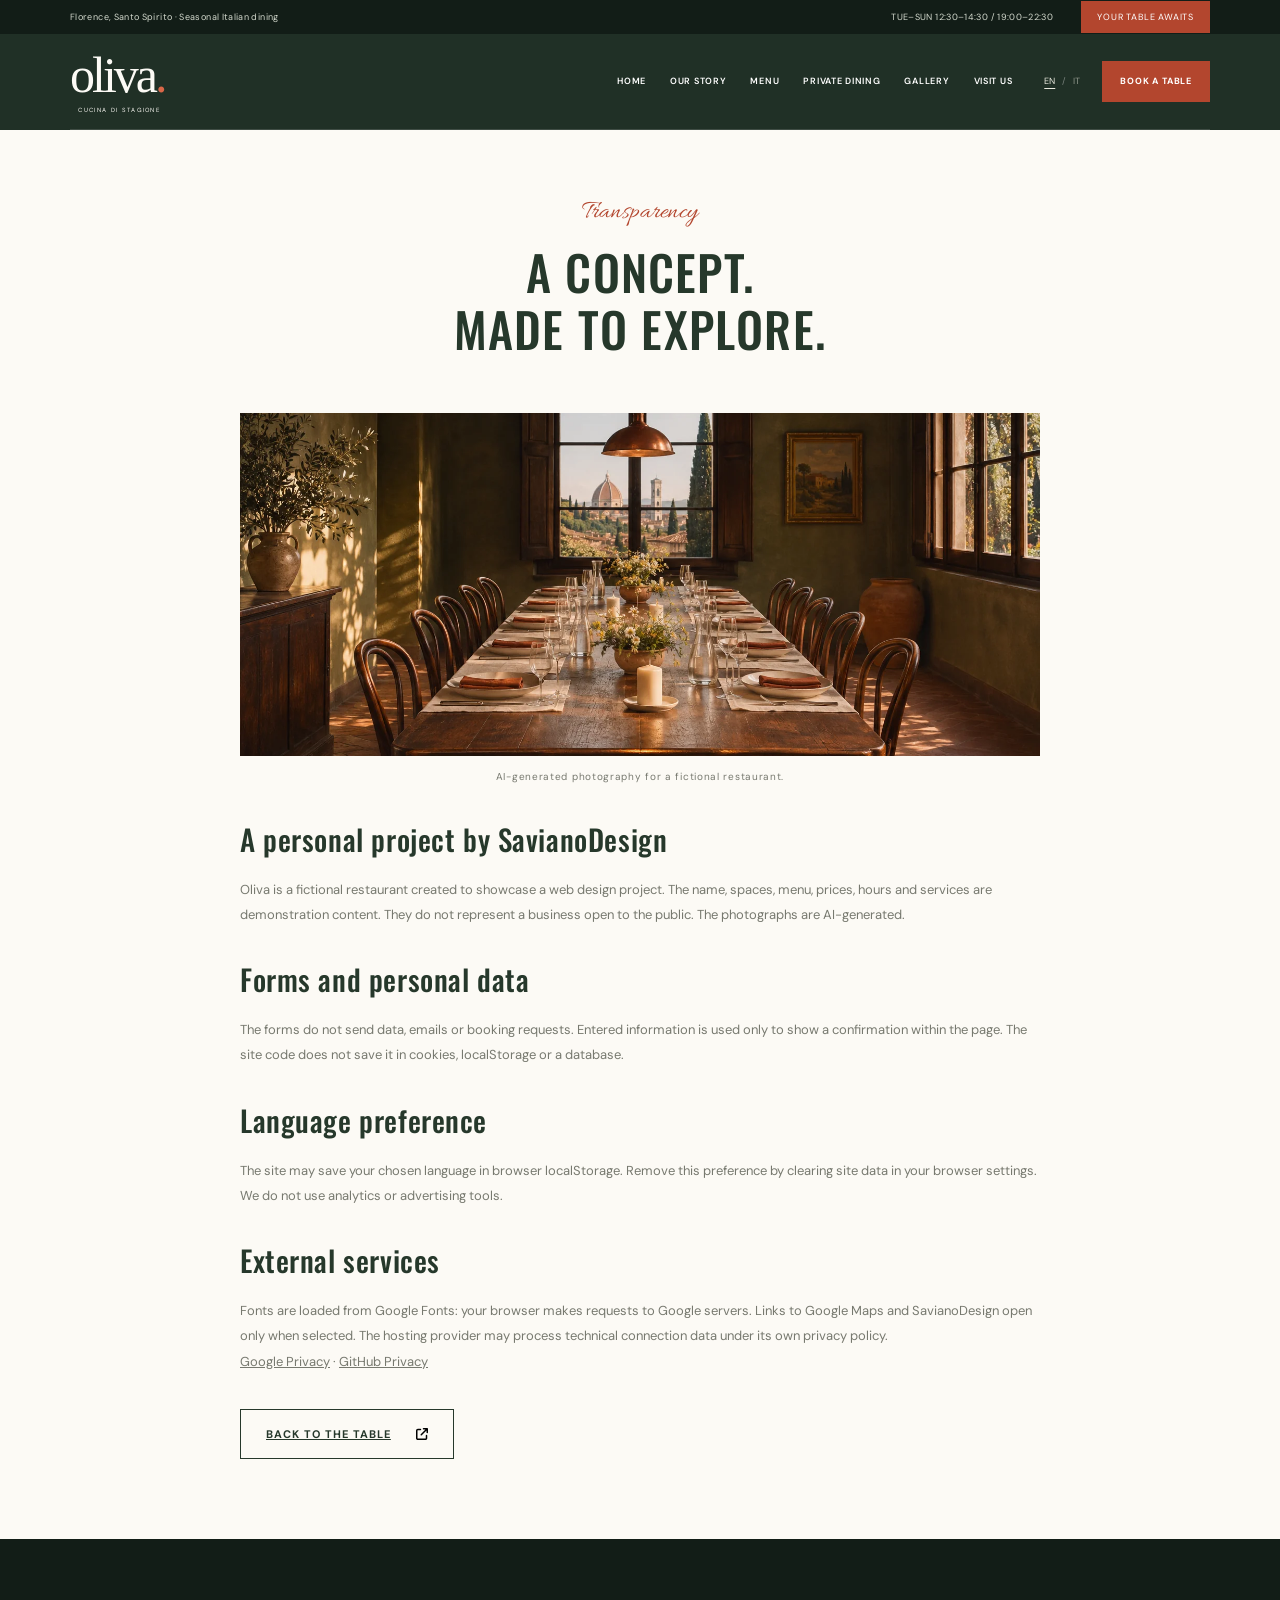
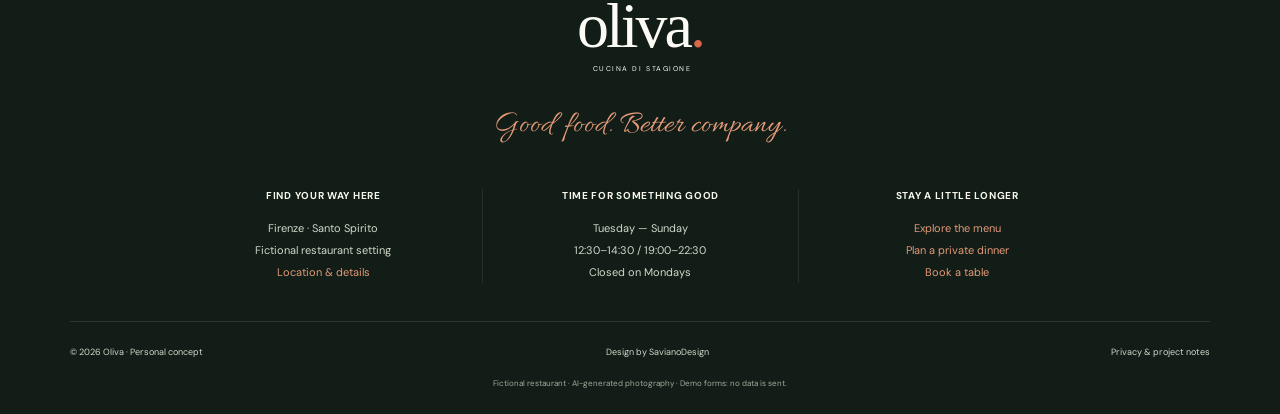
<file: 05-oliva/privacy.html>
<!doctype html>
<html lang="en" data-title-it="Privacy e note del progetto | Oliva" data-title-en="Privacy and project notes | Oliva">
<head>
<meta charset="utf-8">
<meta name="viewport" content="width=device-width, initial-scale=1">
<meta name="theme-color" content="#1c2820">
<title>Privacy and project notes | Oliva</title>
<meta name="description" content="Information about the Oliva concept, demonstration forms and local data handling." data-it="Informazioni sul concept Oliva, sui moduli dimostrativi e sulla gestione locale dei dati." data-en="Information about the Oliva concept, demonstration forms and local data handling.">
<meta property="og:title" content="Oliva — Seasonal Italian Kitchen">
<meta property="og:description" content="A contemporary Italian restaurant concept by SavianoDesign.">
<meta property="og:type" content="website">
<link rel="icon" href="assets/favicon.svg" type="image/svg+xml">
<link rel="preconnect" href="https://fonts.googleapis.com">
<link rel="preconnect" href="https://fonts.gstatic.com" crossorigin>
<link href="https://fonts.googleapis.com/css2?family=Allura&amp;family=DM+Sans:wght@400;500;600;700&amp;family=Oswald:wght@400;500;600&amp;display=swap" rel="stylesheet">
<link rel="stylesheet" href="assets/css/style.css?v=2.2.1">
<script src="assets/js/main.js?v=2.2.1" defer>
</script>
</head>
<body data-page="privacy">
<a href="#main" class="skip-link">
<span data-it="Vai al contenuto" data-en="Skip to content">Skip to content</span>
</a>
<div class="utility-bar">
<div class="wrap">
<p>
<span data-it="Firenze, Santo Spirito · Cucina italiana di stagione" data-en="Florence, Santo Spirito · Seasonal Italian dining">Florence, Santo Spirito · Seasonal Italian dining</span>
</p>
<div>
<span>
<span data-it="MAR–DOM" data-en="TUE–SUN">TUE–SUN</span> 12:30–14:30 / 19:00–22:30</span>
<a href="contatti.html#prenota">
<span data-it="Il tuo tavolo ti aspetta" data-en="Your table awaits">Your table awaits</span>
</a>
</div>
</div>
</div>
<header class="site-header">
<div class="wrap header-inner">
<a class="brand" href="index.html" aria-label="Oliva — Home">
<strong>oliva<span>.</span>
</strong>
<small>CUCINA DI STAGIONE</small>
</a>
<nav id="site-nav" aria-label="Main navigation" data-aria-it="Navigazione principale" data-aria-en="Main navigation">
<a href="index.html">
<span data-it="Home" data-en="Home">Home</span>
</a>
<a href="ristorante.html">
<span data-it="La nostra storia" data-en="Our story">Our story</span>
</a>
<a href="menu.html">
<span data-it="Menu" data-en="Menu">Menu</span>
</a>
<a href="eventi.html">
<span data-it="Eventi privati" data-en="Private dining">Private dining</span>
</a>
<a href="index.html#galleria">
<span data-it="Galleria" data-en="Gallery">Gallery</span>
</a>
<a href="contatti.html">
<span data-it="Contatti" data-en="Visit us">Visit us</span>
</a>
</nav>
<div class="header-actions">
<div class="language-switch" aria-label="Language">
<button type="button" data-lang="en" aria-pressed="true">EN</button>
<span>/</span>
<button type="button" data-lang="it" aria-pressed="false">IT</button>
</div>
<a class="button primary header-book" href="contatti.html#prenota">
<span data-it="Prenota" data-en="Book a table">Book a table</span>
</a>
<button id="nav-toggle" type="button" aria-controls="site-nav" aria-expanded="false">Menu</button>
</div>
</div>
</header>
<main id="main">
<noscript><p class="noscript-note">Content is available in English without JavaScript. Enable it for Italian, filters and demo forms.</p></noscript>
<section class="page-intro wrap">
<div>
<p class="eyebrow" data-it="Trasparenza" data-en="Transparency">Transparency</p>
<h1 class="" data-it-html="Un concept.&lt;br&gt;&lt;em&gt;Tutto da esplorare.&lt;/em&gt;" data-en-html="A concept.&lt;br&gt;&lt;em&gt;Made to explore.&lt;/em&gt;">A concept.<br>
<em>Made to explore.</em>
</h1>
</div>
</section>
<figure class="project-photo wrap"><img class="" src="assets/images/table-setting.webp" alt="A carefully set table for a private dinner" data-alt-it="Una tavola apparecchiata per una cena privata" data-alt-en="A carefully set table for a private dinner" width="1536" height="1024" loading="lazy" decoding="async"><figcaption data-it="Fotografia AI per un ristorante immaginario." data-en="AI-generated photography for a fictional restaurant.">AI-generated photography for a fictional restaurant.</figcaption></figure>
<article class="prose wrap">
<h2 data-it="Un progetto personale di SavianoDesign" data-en="A personal project by SavianoDesign">A personal project by SavianoDesign</h2>
<p data-it="Oliva è un ristorante immaginario creato per mostrare un progetto di web design. Il nome, gli spazi, il menu, i prezzi, gli orari e i servizi sono contenuti dimostrativi. Non rappresentano un’attività aperta al pubblico. Le fotografie sono generate con intelligenza artificiale." data-en="Oliva is a fictional restaurant created to showcase a web design project. The name, spaces, menu, prices, hours and services are demonstration content. They do not represent a business open to the public. The photographs are AI-generated.">Oliva is a fictional restaurant created to showcase a web design project. The name, spaces, menu, prices, hours and services are demonstration content. They do not represent a business open to the public. The photographs are AI-generated.</p>
<h2 data-it="Moduli e dati personali" data-en="Forms and personal data">Forms and personal data</h2>
<p data-it="I moduli non inviano dati, email o richieste di prenotazione. Le informazioni inserite sono usate solo per mostrare una conferma all’interno della pagina. Il codice del sito non le salva in cookie, localStorage o database." data-en="The forms do not send data, emails or booking requests. Entered information is used only to show a confirmation within the page. The site code does not save it in cookies, localStorage or a database.">The forms do not send data, emails or booking requests. Entered information is used only to show a confirmation within the page. The site code does not save it in cookies, localStorage or a database.</p>
<h2 data-it="Preferenza di lingua" data-en="Language preference">Language preference</h2>
<p data-it="Il sito può salvare la lingua scelta nel localStorage del browser. Puoi eliminare questa preferenza cancellando i dati del sito nelle impostazioni del browser. Non utilizziamo strumenti di analisi o pubblicità." data-en="The site may save your chosen language in browser localStorage. Remove this preference by clearing site data in your browser settings. We do not use analytics or advertising tools.">The site may save your chosen language in browser localStorage. Remove this preference by clearing site data in your browser settings. We do not use analytics or advertising tools.</p>
<h2 data-it="Servizi esterni" data-en="External services">External services</h2>
<p data-it="I caratteri sono caricati da Google Fonts: il browser effettua richieste ai server Google. I link a Google Maps e SavianoDesign si aprono solo quando vengono selezionati. Il servizio di hosting può trattare dati tecnici di connessione secondo la propria informativa." data-en="Fonts are loaded from Google Fonts: your browser makes requests to Google servers. Links to Google Maps and SavianoDesign open only when selected. The hosting provider may process technical connection data under its own privacy policy.">Fonts are loaded from Google Fonts: your browser makes requests to Google servers. Links to Google Maps and SavianoDesign open only when selected. The hosting provider may process technical connection data under its own privacy policy.</p>
<p>
<a href="https://policies.google.com/privacy" target="_blank" rel="noopener">Google Privacy</a> · <a href="https://docs.github.com/en/site-policy/privacy-policies/github-general-privacy-statement" target="_blank" rel="noopener">GitHub Privacy</a>
</p>
<a class="button outline" href="index.html">
<span data-it="Torna a tavola" data-en="Back to the table">Back to the table</span>
<img class="button-mark" src="assets/icons/arrow-up-right-from-square.svg" alt="" width="14" height="14">
</a>
</article>
</main>
<footer class="site-footer">
<div class="wrap">
<a class="brand footer-brand" href="index.html">
<strong>oliva<span>.</span>
</strong>
<small>CUCINA DI STAGIONE</small>
</a>
<p class="footer-motto" data-it="Good food. Better company." data-en="Good food. Better company.">Good food. Better company.</p>
<div class="footer-info">
<div>
<h3 data-it="Vienici a trovare" data-en="Find your way here">Find your way here</h3>
<p>Firenze · Santo Spirito</p>
<p data-it="Ambientazione di un ristorante immaginario" data-en="Fictional restaurant setting">Fictional restaurant setting</p>
<a href="contatti.html">
<span data-it="Come raggiungerci" data-en="Location &amp; details">Location &amp; details</span>
</a>
</div>
<div>
<h3 data-it="Gli orari della buona cucina" data-en="Time for something good">Time for something good</h3>
<p data-it="Martedì — Domenica" data-en="Tuesday — Sunday">Tuesday — Sunday</p>
<p>12:30–14:30 / 19:00–22:30</p>
<p data-it="Chiuso il lunedì" data-en="Closed on Mondays">Closed on Mondays</p>
</div>
<div>
<h3 data-it="Resta ancora un po’" data-en="Stay a little longer">Stay a little longer</h3>
<a href="menu.html">
<span data-it="Esplora il menu" data-en="Explore the menu">Explore the menu</span>
</a>
<a href="eventi.html">
<span data-it="Organizza una cena privata" data-en="Plan a private dinner">Plan a private dinner</span>
</a>
<a href="contatti.html#prenota">
<span data-it="Prenota un tavolo" data-en="Book a table">Book a table</span>
</a>
</div>
</div>
<div class="footer-bottom">
<p>© 2026 Oliva · <span data-it="Concept personale" data-en="Personal concept">Personal concept</span>
</p>
<a href="https://savianodesign.com/" target="_blank" rel="noopener">Design by SavianoDesign</a>
<a href="privacy.html">
<span data-it="Privacy e note" data-en="Privacy &amp; project notes">Privacy &amp; project notes</span>
</a>
</div>
<p class="demo-note" data-it="Ristorante immaginario · Fotografie generate con AI · Moduli dimostrativi: nessun dato viene inviato." data-en="Fictional restaurant · AI-generated photography · Demo forms: no data is sent.">Fictional restaurant · AI-generated photography · Demo forms: no data is sent.</p>
</div>
</footer>
<div class="mobile-booking" id="mobile-booking">
<a class="button primary" href="contatti.html#prenota">
<span data-it="Prenota un tavolo" data-en="Book a table">Book a table</span>
<img class="button-mark" src="assets/icons/arrow-up-right-from-square.svg" alt="" width="14" height="14">
</a>
</div>
</body>
</html>
</file>
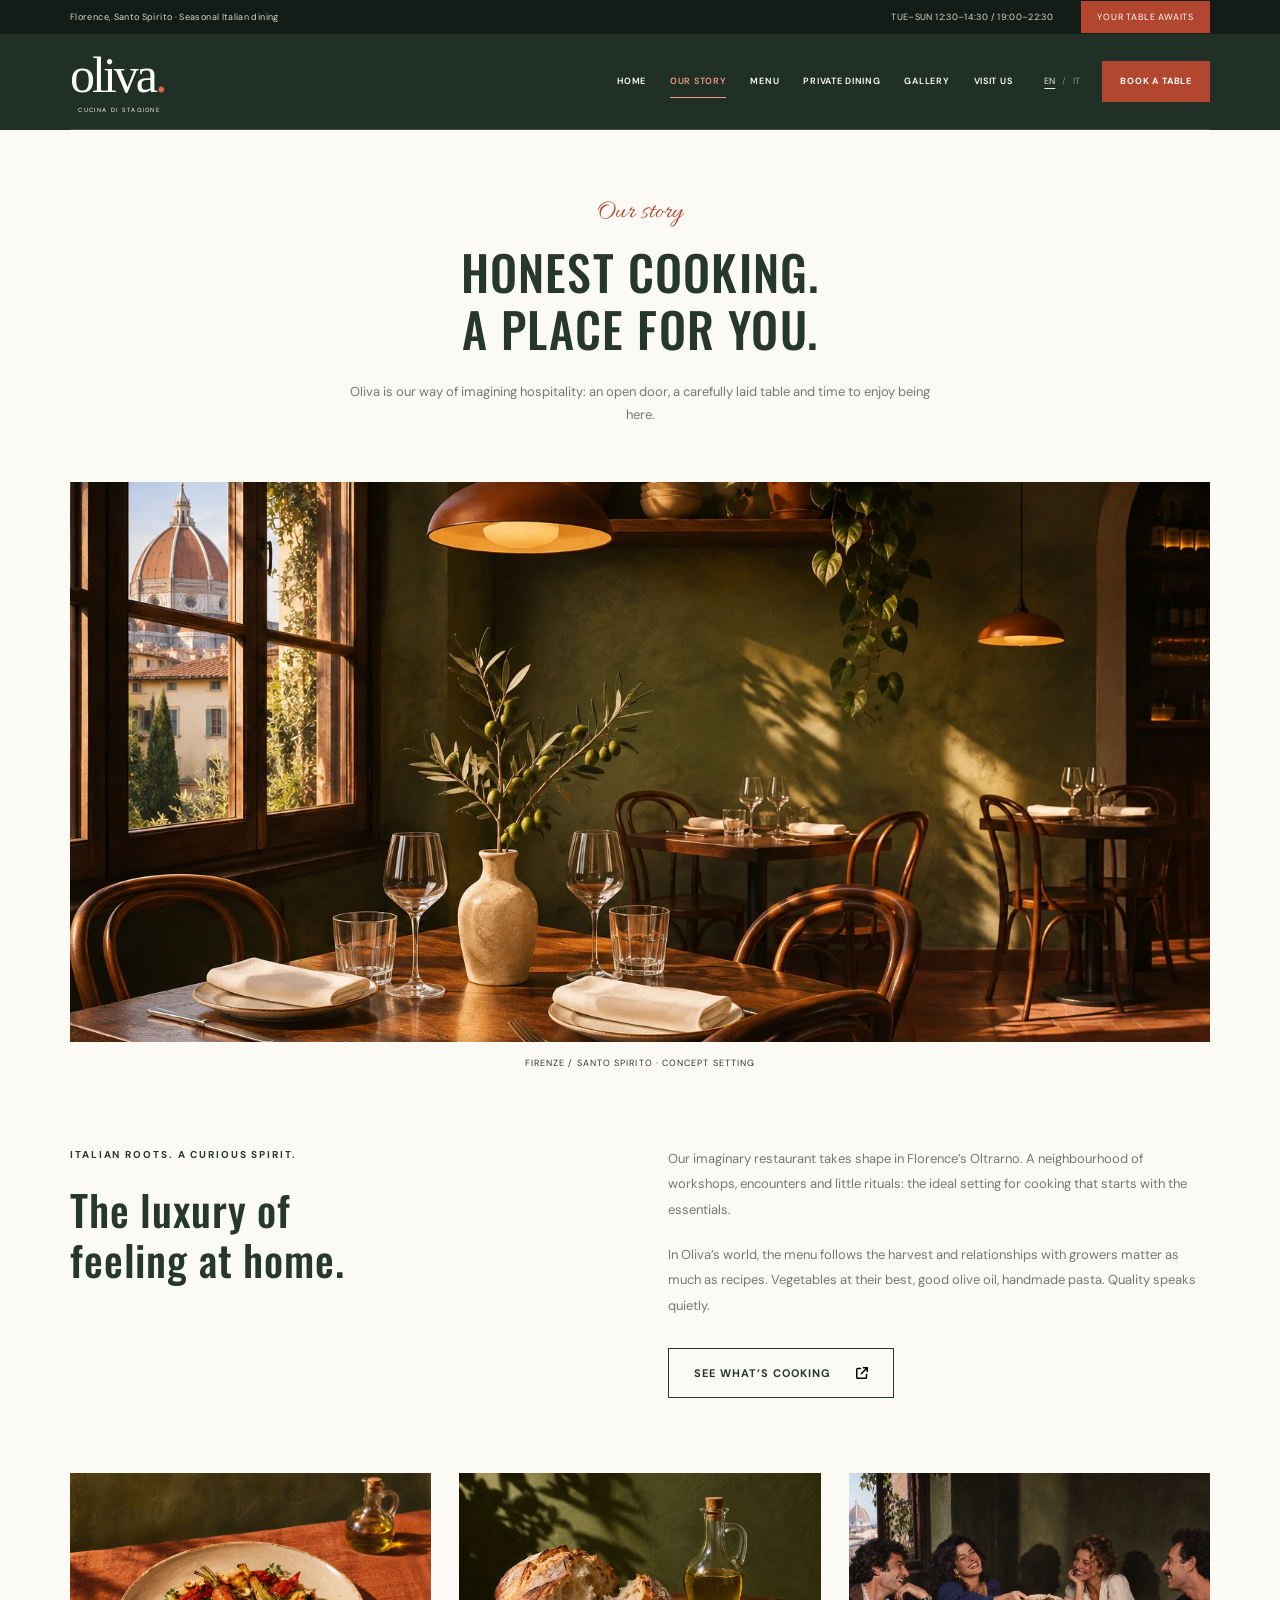
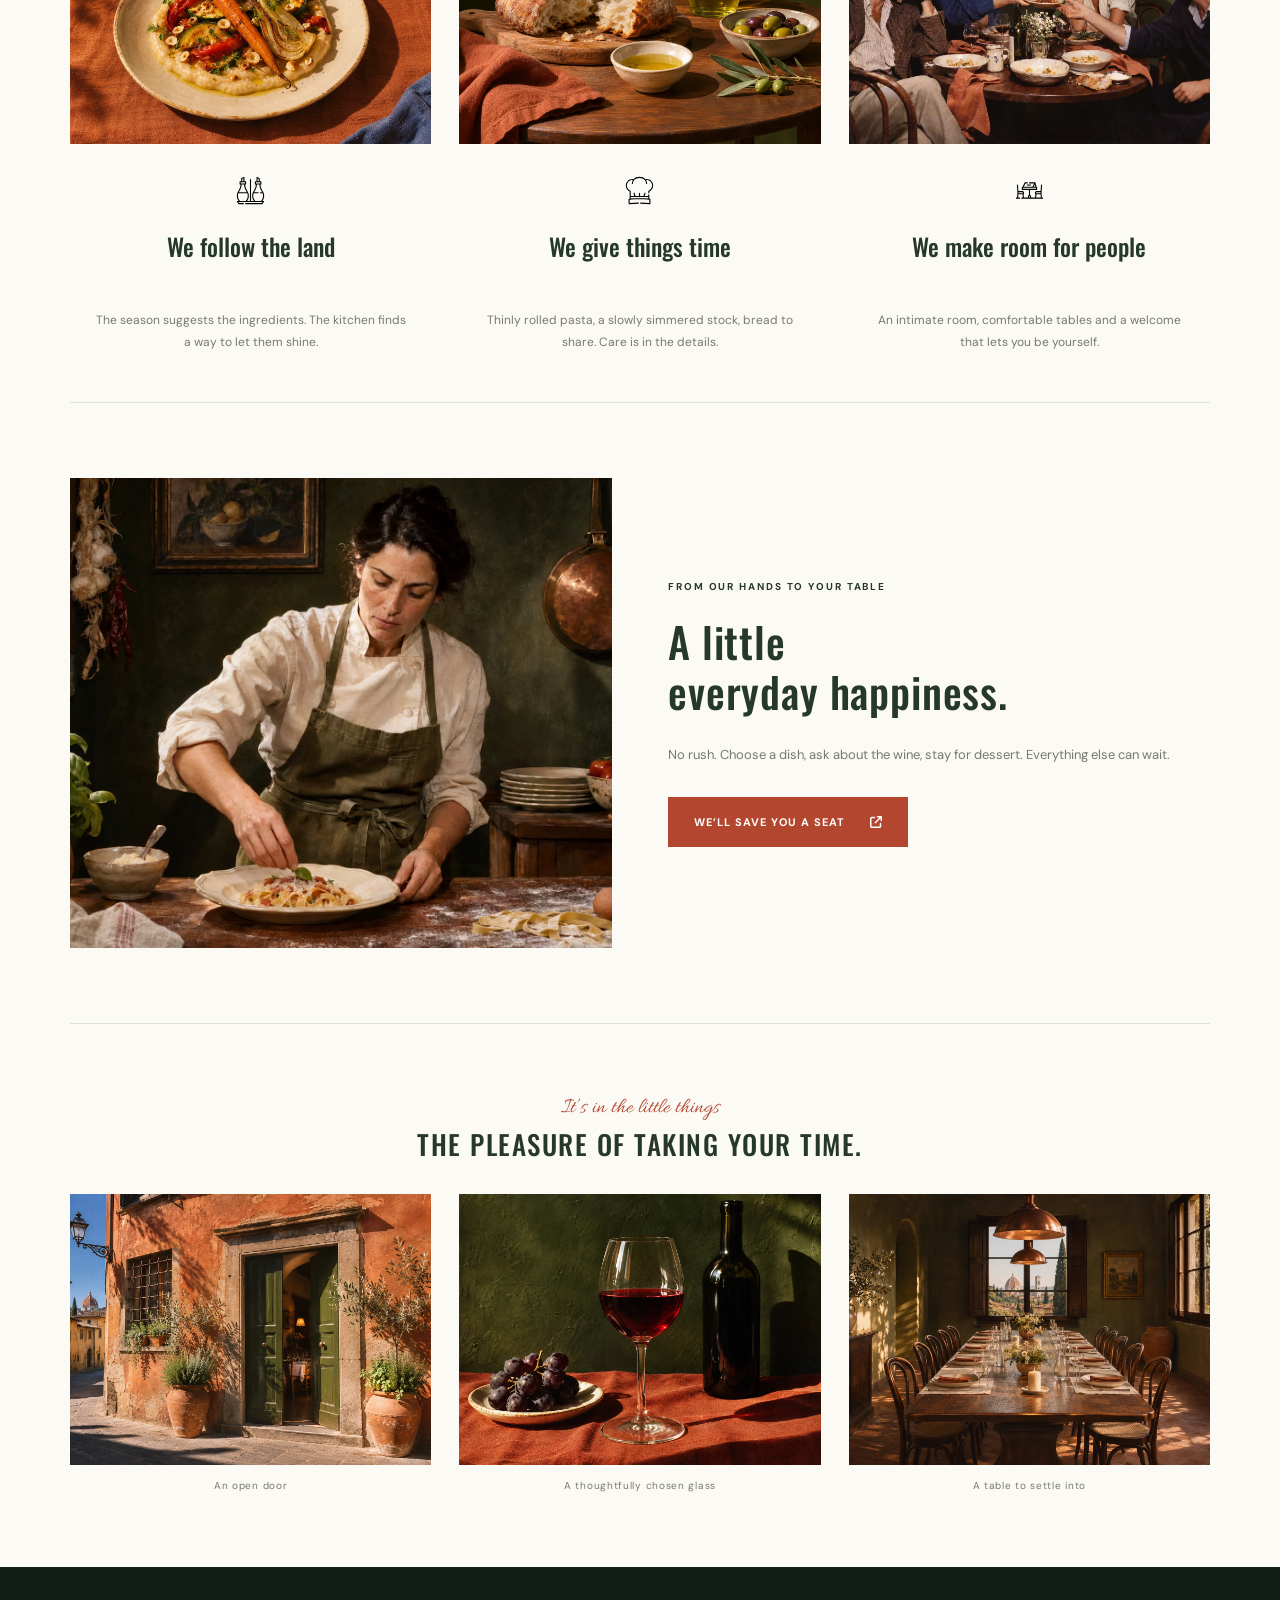
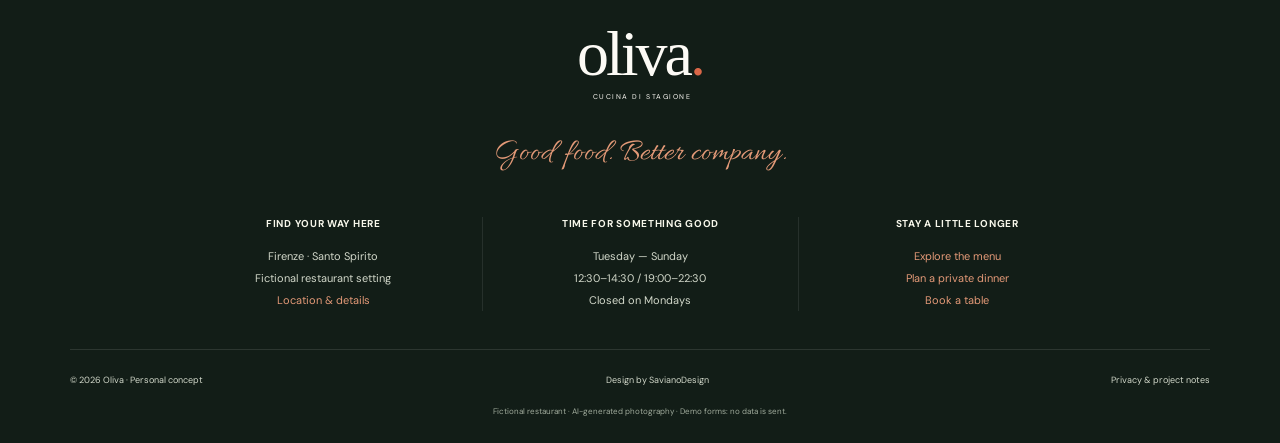
<file: 05-oliva/ristorante.html>
<!doctype html>
<html lang="en" data-title-it="Il ristorante e la nostra filosofia | Oliva" data-title-en="Our restaurant and philosophy | Oliva">
<head>
<meta charset="utf-8">
<meta name="viewport" content="width=device-width, initial-scale=1">
<meta name="theme-color" content="#1c2820">
<title>Our restaurant and philosophy | Oliva</title>
<meta name="description" content="Oliva’s philosophy: seasonal cooking, handmade pasta and relaxed hospitality in a restaurant concept set in Florence." data-it="La filosofia di Oliva: cucina stagionale, pasta fatta a mano e ospitalità informale nel concept ambientato a Firenze." data-en="Oliva’s philosophy: seasonal cooking, handmade pasta and relaxed hospitality in a restaurant concept set in Florence.">
<meta property="og:title" content="Oliva — Seasonal Italian Kitchen">
<meta property="og:description" content="A contemporary Italian restaurant concept by SavianoDesign.">
<meta property="og:type" content="website">
<link rel="icon" href="assets/favicon.svg" type="image/svg+xml">
<link rel="preconnect" href="https://fonts.googleapis.com">
<link rel="preconnect" href="https://fonts.gstatic.com" crossorigin>
<link href="https://fonts.googleapis.com/css2?family=Allura&amp;family=DM+Sans:wght@400;500;600;700&amp;family=Oswald:wght@400;500;600&amp;display=swap" rel="stylesheet">
<link rel="stylesheet" href="assets/css/style.css?v=2.2.1">
<script src="assets/js/main.js?v=2.2.1" defer>
</script>
</head>
<body data-page="restaurant">
<a href="#main" class="skip-link">
<span data-it="Vai al contenuto" data-en="Skip to content">Skip to content</span>
</a>
<div class="utility-bar">
<div class="wrap">
<p>
<span data-it="Firenze, Santo Spirito · Cucina italiana di stagione" data-en="Florence, Santo Spirito · Seasonal Italian dining">Florence, Santo Spirito · Seasonal Italian dining</span>
</p>
<div>
<span>
<span data-it="MAR–DOM" data-en="TUE–SUN">TUE–SUN</span> 12:30–14:30 / 19:00–22:30</span>
<a href="contatti.html#prenota">
<span data-it="Il tuo tavolo ti aspetta" data-en="Your table awaits">Your table awaits</span>
</a>
</div>
</div>
</div>
<header class="site-header">
<div class="wrap header-inner">
<a class="brand" href="index.html" aria-label="Oliva — Home">
<strong>oliva<span>.</span>
</strong>
<small>CUCINA DI STAGIONE</small>
</a>
<nav id="site-nav" aria-label="Main navigation" data-aria-it="Navigazione principale" data-aria-en="Main navigation">
<a href="index.html">
<span data-it="Home" data-en="Home">Home</span>
</a>
<a href="ristorante.html" aria-current="page">
<span data-it="La nostra storia" data-en="Our story">Our story</span>
</a>
<a href="menu.html">
<span data-it="Menu" data-en="Menu">Menu</span>
</a>
<a href="eventi.html">
<span data-it="Eventi privati" data-en="Private dining">Private dining</span>
</a>
<a href="index.html#galleria">
<span data-it="Galleria" data-en="Gallery">Gallery</span>
</a>
<a href="contatti.html">
<span data-it="Contatti" data-en="Visit us">Visit us</span>
</a>
</nav>
<div class="header-actions">
<div class="language-switch" aria-label="Language">
<button type="button" data-lang="en" aria-pressed="true">EN</button>
<span>/</span>
<button type="button" data-lang="it" aria-pressed="false">IT</button>
</div>
<a class="button primary header-book" href="contatti.html#prenota">
<span data-it="Prenota" data-en="Book a table">Book a table</span>
</a>
<button id="nav-toggle" type="button" aria-controls="site-nav" aria-expanded="false">Menu</button>
</div>
</div>
</header>
<main id="main">
<noscript><p class="noscript-note">Content is available in English without JavaScript. Enable it for Italian, filters and demo forms.</p></noscript>
<section class="page-intro wrap">
<div>
<p class="eyebrow" data-it="Il ristorante" data-en="Our story">Our story</p>
<h1 class="" data-it-html="Una cucina sincera.&lt;br&gt;&lt;em&gt;Un posto tuo.&lt;/em&gt;" data-en-html="Honest cooking.&lt;br&gt;&lt;em&gt;A place for you.&lt;/em&gt;">Honest cooking.<br>
<em>A place for you.</em>
</h1>
</div>
<div>
<p class="intro" data-it="Oliva è il nostro modo di immaginare l’ospitalità: una porta aperta, una tavola curata, il tempo di stare bene." data-en="Oliva is our way of imagining hospitality: an open door, a carefully laid table and time to enjoy being here.">Oliva is our way of imagining hospitality: an open door, a carefully laid table and time to enjoy being here.</p>
</div>
</section>
<figure class="wide-photo wrap">
<img class="" src="assets/images/restaurant.webp" alt="Warm intimate dining room of the fictional Oliva restaurant" data-alt-it="Interni immaginari di Oliva, una sala intima con tavoli in legno e luce calda" data-alt-en="Warm intimate dining room of the fictional Oliva restaurant" width="1536" height="1024" fetchpriority="high" decoding="async">
<figcaption>FIRENZE / SANTO SPIRITO · <span data-it="AMBIENTAZIONE DEL CONCEPT" data-en="CONCEPT SETTING">CONCEPT SETTING</span>
</figcaption>
</figure>
<section class="split-section wrap text-story">
<div>
<p class="eyebrow" data-it="RADICI ITALIANE. SGUARDO CURIOSO." data-en="ITALIAN ROOTS. A CURIOUS SPIRIT.">ITALIAN ROOTS. A CURIOUS SPIRIT.</p>
<h2 class="" data-it-html="Il lusso di&lt;br&gt;&lt;em&gt;sentirsi a casa.&lt;/em&gt;" data-en-html="The luxury of&lt;br&gt;&lt;em&gt;feeling at home.&lt;/em&gt;">The luxury of<br>
<em>feeling at home.</em>
</h2>
</div>
<div class="section-copy">
<p data-it="Il nostro ristorante immaginario prende forma nell’Oltrarno fiorentino. Un quartiere di botteghe, incontri e piccoli rituali: lo scenario ideale per una cucina che parte dalle cose essenziali." data-en="Our imaginary restaurant takes shape in Florence’s Oltrarno. A neighbourhood of workshops, encounters and little rituals: the ideal setting for cooking that starts with the essentials.">Our imaginary restaurant takes shape in Florence’s Oltrarno. A neighbourhood of workshops, encounters and little rituals: the ideal setting for cooking that starts with the essentials.</p>
<p data-it="Nel mondo di Oliva, il menu segue il raccolto e il rapporto con i produttori conta quanto la ricetta. Verdure al loro momento migliore, un buon olio, pasta lavorata a mano. La qualità si riconosce, senza bisogno di alzare la voce." data-en="In Oliva’s world, the menu follows the harvest and relationships with growers matter as much as recipes. Vegetables at their best, good olive oil, handmade pasta. Quality speaks quietly.">In Oliva’s world, the menu follows the harvest and relationships with growers matter as much as recipes. Vegetables at their best, good olive oil, handmade pasta. Quality speaks quietly.</p>
<a class="button outline" href="menu.html">
<span data-it="Scopri cosa cuciniamo" data-en="See what’s cooking">See what’s cooking</span>
<img class="button-mark" src="assets/icons/arrow-up-right-from-square.svg" alt="" width="14" height="14">
</a>
</div>
</section>
<section class="principles wrap">
<article><img class="principle-photo" src="assets/images/vegetables.webp" alt="Roasted vegetables with cannellini cream and hazelnuts" data-alt-it="Verdure arrosto con crema di cannellini e nocciole" data-alt-en="Roasted vegetables with cannellini cream and hazelnuts" width="1400" height="1050" loading="lazy" decoding="async"><div class="principle-copy">
<img class="icon" src="assets/icons/oil.svg" alt="" width="40" height="40">
<h3 data-it="Seguiamo la terra" data-en="We follow the land">We follow the land</h3>
<p data-it="La stagione suggerisce gli ingredienti. La cucina trova il modo di valorizzarli." data-en="The season suggests the ingredients. The kitchen finds a way to let them shine.">The season suggests the ingredients. The kitchen finds a way to let them shine.</p>
</div></article>
<article><img class="principle-photo" src="assets/images/bread-oil.webp" alt="Rustic bread, olives and extra virgin olive oil" data-alt-it="Pane rustico, olive e olio extravergine" data-alt-en="Rustic bread, olives and extra virgin olive oil" width="1536" height="1024" loading="lazy" decoding="async"><div class="principle-copy">
<img class="icon" src="assets/icons/chef.svg" alt="" width="40" height="40">
<h3 data-it="Diamo tempo alle cose" data-en="We give things time">We give things time</h3>
<p data-it="Una sfoglia sottile, un fondo lento, un pane da condividere. La cura è nei gesti." data-en="Thinly rolled pasta, a slowly simmered stock, bread to share. Care is in the details.">Thinly rolled pasta, a slowly simmered stock, bread to share. Care is in the details.</p>
</div></article>
<article><img class="principle-photo" src="assets/images/shared-table.webp" alt="Friends sharing dinner in an imagined Oliva dining room" data-alt-it="Amici a cena in una sala immaginaria di Oliva" data-alt-en="Friends sharing dinner in an imagined Oliva dining room" width="1536" height="1024" loading="lazy" decoding="async"><div class="principle-copy">
<img class="icon" src="assets/icons/table.svg" alt="" width="40" height="40">
<h3 data-it="Facciamo spazio alle persone" data-en="We make room for people">We make room for people</h3>
<p data-it="Una sala raccolta, tavoli comodi e un’accoglienza che lascia essere se stessi." data-en="An intimate room, comfortable tables and a welcome that lets you be yourself.">An intimate room, comfortable tables and a welcome that lets you be yourself.</p>
</div></article>
</section>
<section class="split-section wrap">
<figure class="craft-photo"><img class="" src="assets/images/chef-plating.webp" alt="A fictional chef finishing a handmade pasta dish" data-alt-it="Uno chef immaginario prepara un piatto di pasta" data-alt-en="A fictional chef finishing a handmade pasta dish" width="1536" height="1024" loading="lazy" decoding="async">
</figure>
<div class="section-copy">
<p class="eyebrow" data-it="DALLE MANI ALLA TAVOLA" data-en="FROM OUR HANDS TO YOUR TABLE">FROM OUR HANDS TO YOUR TABLE</p>
<h2 class="" data-it-html="Una piccola&lt;br&gt;&lt;em&gt;felicità quotidiana.&lt;/em&gt;" data-en-html="A little&lt;br&gt;&lt;em&gt;everyday happiness.&lt;/em&gt;">A little<br>
<em>everyday happiness.</em>
</h2>
<p data-it="Niente fretta. Scegli un piatto, chiedi un consiglio sul vino, resta per il dolce. Il resto può aspettare." data-en="No rush. Choose a dish, ask about the wine, stay for dessert. Everything else can wait.">No rush. Choose a dish, ask about the wine, stay for dessert. Everything else can wait.</p>
<a class="button primary" href="contatti.html#prenota">
<span data-it="Ti teniamo un posto" data-en="We’ll save you a seat">We’ll save you a seat</span>
<img class="button-mark" src="assets/icons/arrow-up-right-from-square.svg" alt="" width="14" height="14">
</a>
</div>
</section>
<section class="photo-journal wrap"><div class="section-title"><p class="script-title" data-it="I piccoli dettagli" data-en="It’s in the little things">It’s in the little things</p><h2 data-it="IL PIACERE DI PRENDERSI TEMPO." data-en="THE PLEASURE OF TAKING YOUR TIME.">THE PLEASURE OF TAKING YOUR TIME.</h2></div><div class="photo-strip "><figure><img class="" src="assets/images/entrance.webp" alt="An imagined Florentine restaurant entrance" data-alt-it="Ingresso immaginario di un ristorante fiorentino" data-alt-en="An imagined Florentine restaurant entrance" width="1536" height="1024" loading="lazy" decoding="async"><figcaption data-it="Una porta aperta" data-en="An open door">An open door</figcaption></figure><figure><img class="" src="assets/images/wine-glass.webp" alt="A glass of Tuscan red wine" data-alt-it="Calice di vino rosso toscano" data-alt-en="A glass of Tuscan red wine" width="1400" height="1050" loading="lazy" decoding="async"><figcaption data-it="Un calice scelto bene" data-en="A thoughtfully chosen glass">A thoughtfully chosen glass</figcaption></figure><figure><img class="" src="assets/images/table-setting.webp" alt="A carefully set table for a private dinner" data-alt-it="Una tavola apparecchiata per una cena privata" data-alt-en="A carefully set table for a private dinner" width="1536" height="1024" loading="lazy" decoding="async"><figcaption data-it="Una tavola da vivere" data-en="A table to settle into">A table to settle into</figcaption></figure></div></section></main>
<footer class="site-footer">
<div class="wrap">
<a class="brand footer-brand" href="index.html">
<strong>oliva<span>.</span>
</strong>
<small>CUCINA DI STAGIONE</small>
</a>
<p class="footer-motto" data-it="Good food. Better company." data-en="Good food. Better company.">Good food. Better company.</p>
<div class="footer-info">
<div>
<h3 data-it="Vienici a trovare" data-en="Find your way here">Find your way here</h3>
<p>Firenze · Santo Spirito</p>
<p data-it="Ambientazione di un ristorante immaginario" data-en="Fictional restaurant setting">Fictional restaurant setting</p>
<a href="contatti.html">
<span data-it="Come raggiungerci" data-en="Location &amp; details">Location &amp; details</span>
</a>
</div>
<div>
<h3 data-it="Gli orari della buona cucina" data-en="Time for something good">Time for something good</h3>
<p data-it="Martedì — Domenica" data-en="Tuesday — Sunday">Tuesday — Sunday</p>
<p>12:30–14:30 / 19:00–22:30</p>
<p data-it="Chiuso il lunedì" data-en="Closed on Mondays">Closed on Mondays</p>
</div>
<div>
<h3 data-it="Resta ancora un po’" data-en="Stay a little longer">Stay a little longer</h3>
<a href="menu.html">
<span data-it="Esplora il menu" data-en="Explore the menu">Explore the menu</span>
</a>
<a href="eventi.html">
<span data-it="Organizza una cena privata" data-en="Plan a private dinner">Plan a private dinner</span>
</a>
<a href="contatti.html#prenota">
<span data-it="Prenota un tavolo" data-en="Book a table">Book a table</span>
</a>
</div>
</div>
<div class="footer-bottom">
<p>© 2026 Oliva · <span data-it="Concept personale" data-en="Personal concept">Personal concept</span>
</p>
<a href="https://savianodesign.com/" target="_blank" rel="noopener">Design by SavianoDesign</a>
<a href="privacy.html">
<span data-it="Privacy e note" data-en="Privacy &amp; project notes">Privacy &amp; project notes</span>
</a>
</div>
<p class="demo-note" data-it="Ristorante immaginario · Fotografie generate con AI · Moduli dimostrativi: nessun dato viene inviato." data-en="Fictional restaurant · AI-generated photography · Demo forms: no data is sent.">Fictional restaurant · AI-generated photography · Demo forms: no data is sent.</p>
</div>
</footer>
<div class="mobile-booking" id="mobile-booking">
<a class="button primary" href="contatti.html#prenota">
<span data-it="Prenota un tavolo" data-en="Book a table">Book a table</span>
<img class="button-mark" src="assets/icons/arrow-up-right-from-square.svg" alt="" width="14" height="14">
</a>
</div>
</body>
</html>
</file>
<file: 01-home-page-noma-living/styles.css>
/* ========================================================================== 
   NOMA Living — Design tokens and base styles
   ========================================================================== */

:root {
  --ivory: #f2efe8;
  --ivory-light: #f8f6f1;
  --charcoal: #181a18;
  --forest: #34483a;
  --forest-dark: #233128;
  --sage: #a8b29f;
  --terracotta: #c56f4e;
  --stone: #d8d5cd;
  --white: #fffdf8;
  --muted: #6d706b;
  --line: rgba(24, 26, 24, 0.17);
  --line-light: rgba(255, 253, 248, 0.25);

  --font-display: "Instrument Serif", Georgia, serif;
  --font-ui: "Manrope", Arial, sans-serif;
  --shell: 1440px;
  --gutter: clamp(1.25rem, 4vw, 6rem);
  --section-space: clamp(6rem, 11vw, 11.25rem);
  --header-height: 5.25rem;
  --ease-out: cubic-bezier(0.16, 1, 0.3, 1);
  --ease-standard: cubic-bezier(0.65, 0, 0.35, 1);
}

*,
*::before,
*::after {
  box-sizing: border-box;
}

html {
  scroll-behavior: smooth;
  scroll-padding-top: calc(var(--header-height) + 1rem);
}

body {
  margin: 0;
  overflow-x: hidden;
  background: var(--ivory);
  color: var(--charcoal);
  font-family: var(--font-ui);
  font-size: 1rem;
  line-height: 1.65;
  text-rendering: optimizeLegibility;
  -webkit-font-smoothing: antialiased;
}

body.menu-open {
  overflow: hidden;
}

button,
input,
select,
textarea {
  color: inherit;
  font: inherit;
}

button,
a {
  -webkit-tap-highlight-color: transparent;
}

button {
  border: 0;
}

a {
  color: inherit;
  text-decoration: none;
}

img,
svg {
  display: block;
  max-width: 100%;
}

figure,
h1,
h2,
h3,
p,
dl,
dd,
blockquote {
  margin: 0;
}

ul,
ol {
  margin: 0;
  padding: 0;
}

::selection {
  background: var(--terracotta);
  color: var(--white);
}

:focus-visible {
  outline: 2px solid var(--terracotta);
  outline-offset: 4px;
}

.skip-link {
  position: fixed;
  z-index: 200;
  top: 1rem;
  left: 1rem;
  padding: 0.75rem 1rem;
  transform: translateY(-180%);
  background: var(--white);
  color: var(--charcoal);
  font-size: 0.8rem;
  font-weight: 600;
  transition: transform 180ms ease;
}

.skip-link:focus {
  transform: translateY(0);
}

.shell {
  width: min(100%, calc(var(--shell) + (var(--gutter) * 2)));
  margin-inline: auto;
  padding-inline: var(--gutter);
}

.section {
  padding-block: var(--section-space);
}

.display-heading {
  max-width: 13ch;
  font-family: var(--font-display);
  font-size: clamp(3.4rem, 7vw, 7.5rem);
  font-weight: 400;
  line-height: 0.94;
  letter-spacing: -0.045em;
}

.display-heading em {
  font-weight: 400;
}

.eyebrow {
  font-size: 0.68rem;
  font-weight: 600;
  letter-spacing: 0.17em;
  line-height: 1.3;
  text-transform: uppercase;
}

.section-heading {
  display: grid;
  grid-template-columns: minmax(0, 2fr) minmax(16rem, 0.75fr);
  gap: clamp(3rem, 8vw, 9rem);
  align-items: end;
  margin-bottom: clamp(4rem, 7vw, 7rem);
}

.section-heading .eyebrow {
  margin-bottom: 1.5rem;
  color: var(--forest);
}

.section-heading > p {
  max-width: 33rem;
  color: var(--muted);
  font-size: clamp(1rem, 1.2vw, 1.2rem);
}

/* ========================================================================== 
   Buttons and text links
   ========================================================================== */

.button-group {
  display: flex;
  flex-wrap: wrap;
  gap: 1.25rem 2rem;
  align-items: center;
}

.button {
  display: inline-flex;
  min-height: 3.5rem;
  align-items: center;
  justify-content: space-between;
  gap: 2rem;
  padding: 0.75rem 1.25rem;
  border: 1px solid transparent;
  background: var(--forest);
  color: var(--white);
  cursor: pointer;
  font-size: 0.75rem;
  font-weight: 600;
  letter-spacing: 0.06em;
  line-height: 1;
  text-transform: uppercase;
  transition:
    background-color 250ms ease,
    color 250ms ease,
    border-color 250ms ease,
    transform 250ms var(--ease-out);
}

.button:hover {
  transform: translateY(-2px);
  background: var(--charcoal);
}

.button span,
.text-link span {
  font-size: 1rem;
  transition: transform 250ms var(--ease-out);
}

.button:hover span,
.text-link:hover span {
  transform: translate(0.15rem, -0.15rem);
}

.button--light {
  background: var(--ivory-light);
  color: var(--charcoal);
}

.button--light:hover {
  background: var(--terracotta);
  color: var(--white);
}

.button--dark {
  background: var(--charcoal);
}

.button--header {
  min-height: 2.75rem;
  padding: 0.55rem 0.9rem;
  background: transparent;
  border-color: var(--forest);
  color: var(--forest);
  font-size: 0.67rem;
}

.is-scrolled .button--header {
  border-color: var(--forest);
  color: var(--forest);
}

.is-scrolled .button--header:hover {
  background: var(--forest);
  color: var(--white);
}

.text-link {
  display: inline-flex;
  width: fit-content;
  align-items: center;
  gap: 0.75rem;
  padding-block: 0.25rem 0.45rem;
  border-bottom: 1px solid currentColor;
  background: transparent;
  color: var(--charcoal);
  cursor: pointer;
  font-size: 0.75rem;
  font-weight: 600;
  letter-spacing: 0.07em;
  line-height: 1.2;
  text-transform: uppercase;
}

.text-link--light {
  color: var(--white);
}

/* ========================================================================== 
   Header and navigation
   ========================================================================== */

.site-header {
  position: fixed;
  z-index: 100;
  inset: 0 0 auto;
  height: var(--header-height);
  border-bottom: 1px solid var(--line);
  background: rgba(242, 239, 232, 0.97);
  color: var(--charcoal);
  backdrop-filter: blur(12px);
  transition:
    background-color 300ms ease,
    color 300ms ease,
    border-color 300ms ease,
    transform 300ms var(--ease-out);
}

.site-header.is-scrolled,
.site-header.is-menu-open {
  background: rgba(248, 246, 241, 0.98);
  color: var(--charcoal);
}

.site-header__inner {
  display: grid;
  height: 100%;
  grid-template-columns: auto 1fr auto;
  gap: clamp(2rem, 5vw, 6rem);
  align-items: center;
}

.brand {
  display: inline-flex;
  width: fit-content;
  align-items: flex-end;
  gap: 0.4rem;
  line-height: 1;
}

.brand__word {
  font-size: 1.55rem;
  font-weight: 600;
  letter-spacing: -0.06em;
}

.brand__descriptor {
  margin-bottom: 0.13rem;
  font-family: var(--font-display);
  font-size: 0.72rem;
  font-style: italic;
}

.desktop-nav {
  display: flex;
  justify-content: center;
  gap: clamp(1.25rem, 2.3vw, 2.75rem);
  font-size: 0.69rem;
  font-weight: 600;
  letter-spacing: 0.05em;
}

.desktop-nav a {
  position: relative;
  padding-block: 0.6rem;
}

.desktop-nav a::after {
  position: absolute;
  right: 0;
  bottom: 0;
  left: 0;
  height: 1px;
  transform: scaleX(0);
  transform-origin: right;
  background: currentColor;
  content: "";
  transition: transform 300ms var(--ease-out);
}

.desktop-nav a:hover::after,
.desktop-nav a.is-active::after {
  transform: scaleX(1);
  transform-origin: left;
}

.menu-toggle {
  display: none;
  width: 2.75rem;
  height: 2.75rem;
  padding: 0.75rem;
  background: transparent;
  cursor: pointer;
}

.menu-toggle span {
  display: block;
  width: 100%;
  height: 1px;
  margin-block: 0.35rem;
  background: currentColor;
  transition: transform 250ms var(--ease-out);
}

.is-menu-open .menu-toggle span:first-child {
  transform: translateY(0.35rem) rotate(45deg);
}

.is-menu-open .menu-toggle span:last-child {
  transform: translateY(-0.35rem) rotate(-45deg);
}

.mobile-menu {
  position: fixed;
  z-index: -1;
  inset: var(--header-height) 0 auto;
  height: calc(100svh - var(--header-height));
  transform: translateY(-105%);
  visibility: hidden;
  background: var(--ivory);
  color: var(--charcoal);
  opacity: 0;
  transition:
    transform 450ms var(--ease-out),
    opacity 300ms ease,
    visibility 450ms;
}

.is-menu-open .mobile-menu {
  transform: translateY(0);
  visibility: visible;
  opacity: 1;
}

.mobile-menu__inner {
  display: flex;
  height: 100%;
  flex-direction: column;
  padding-block: clamp(2rem, 7vh, 5rem);
}

.mobile-menu a:not(.button) {
  display: flex;
  align-items: baseline;
  justify-content: space-between;
  padding-block: 0.5rem;
  border-bottom: 1px solid var(--line);
  font-family: var(--font-display);
  font-size: clamp(2.1rem, 8vw, 4.75rem);
  line-height: 1.05;
}

.mobile-menu a span {
  font-family: var(--font-ui);
  font-size: 0.65rem;
  letter-spacing: 0.12em;
}

.mobile-menu .button {
  margin-top: auto;
}

/* ========================================================================== 
   Image placeholders
   ========================================================================== */

.media-placeholder {
  --placeholder-bg: #9da494;
  --placeholder-fg: #1e2921;
  position: relative;
  display: grid;
  overflow: hidden;
  min-height: 18rem;
  place-items: center;
  background: var(--placeholder-bg);
  color: var(--placeholder-fg);
  isolation: isolate;
}

.media-placeholder::before,
.media-placeholder::after {
  position: absolute;
  z-index: -1;
  content: "";
  pointer-events: none;
}

.media-placeholder::before {
  inset: 1.25rem;
  border: 1px solid currentColor;
  opacity: 0.24;
}

.media-placeholder::after {
  top: 50%;
  left: 50%;
  width: 140%;
  height: 1px;
  transform: translate(-50%, -50%) rotate(-28deg);
  background: currentColor;
  opacity: 0.13;
}

.placeholder-note {
  width: min(25rem, calc(100% - 4rem));
  padding: 1.25rem;
  border: 1px solid currentColor;
  background: color-mix(in srgb, var(--placeholder-bg) 88%, transparent);
}

.placeholder-note .eyebrow {
  display: block;
  margin-bottom: 0.8rem;
}

.placeholder-note p {
  font-size: 0.77rem;
  line-height: 1.65;
}

.media-placeholder--warm {
  --placeholder-bg: #b8a28d;
  --placeholder-fg: #382b24;
}

.media-placeholder--stone {
  --placeholder-bg: #beb8ab;
  --placeholder-fg: #37332c;
}

.media-placeholder--dark {
  --placeholder-bg: #313b34;
  --placeholder-fg: #edf0e8;
}

.media-placeholder--detail {
  --placeholder-bg: #9f8a70;
  --placeholder-fg: #292219;
}

.media-placeholder--loaded {
  place-items: stretch;
}

.media-placeholder--loaded::before,
.media-placeholder--loaded::after {
  display: none;
}

.media-placeholder--loaded img {
  display: block;
  width: 100%;
  height: 100%;
  object-fit: cover;
}

/* ========================================================================== 
   Hero
   ========================================================================== */

.hero {
  position: relative;
  min-height: 100svh;
  overflow: hidden;
  padding-top: var(--header-height);
  background: var(--ivory);
  color: var(--charcoal);
}

.hero__layout {
  display: grid;
  min-height: calc(100svh - var(--header-height));
  grid-template-columns: minmax(28rem, 0.86fr) minmax(30rem, 1.14fr);
}

.hero__content {
  display: flex;
  min-width: 0;
  flex-direction: column;
  justify-content: space-between;
  padding:
    clamp(3rem, 6vh, 5rem)
    clamp(2.5rem, 5vw, 6rem)
    clamp(2.25rem, 5vh, 4rem)
    max(var(--gutter), calc((100vw - var(--shell)) / 2));
}

.hero__index {
  display: flex;
  gap: 1rem;
  align-items: baseline;
  margin-bottom: clamp(2.5rem, 6vh, 5rem);
  color: var(--forest);
  font-size: 0.67rem;
  font-weight: 600;
  letter-spacing: 0.16em;
  text-transform: uppercase;
}

.hero__index span {
  color: var(--terracotta);
}

.hero h1 {
  max-width: none;
  font-family: var(--font-display);
  font-size: clamp(4rem, 5.3vw, 5.4rem);
  font-weight: 400;
  line-height: 0.9;
  letter-spacing: -0.05em;
}

.hero h1 span,
.hero h1 em {
  display: block;
  font-weight: 400;
}

.hero h1 em {
  color: var(--forest);
  font-size: 0.68em;
  line-height: 0.95;
  margin-top: 0.22em;
}

.hero__footer {
  display: flex;
  max-width: 38rem;
  flex-direction: column;
  gap: 1.75rem;
  margin-top: clamp(3rem, 7vh, 6rem);
}

.hero__footer > p {
  max-width: 31rem;
  color: var(--muted);
  font-size: clamp(0.95rem, 1.05vw, 1.08rem);
}

.hero__facts {
  display: grid;
  grid-template-columns: repeat(2, minmax(0, 1fr));
  gap: 1rem;
  max-width: 38rem;
  margin-top: clamp(2.5rem, 6vh, 5rem);
  padding-top: 1rem;
  border-top: 1px solid var(--line);
}

.hero__facts p {
  display: flex;
  gap: 0.75rem;
  color: var(--muted);
  font-size: 0.62rem;
  letter-spacing: 0.06em;
  text-transform: uppercase;
}

.hero__facts span {
  color: var(--charcoal);
  font-weight: 600;
}

.hero__media {
  position: relative;
  min-width: 0;
  min-height: calc(100svh - var(--header-height));
  overflow: hidden;
  background: var(--forest-dark);
}

.hero__media::after {
  position: absolute;
  inset: 0;
  border: 1px solid rgba(255, 255, 255, 0.24);
  content: "";
  pointer-events: none;
}

.hero__media img {
  width: 100%;
  height: 100%;
  object-fit: cover;
  object-position: center;
}

.hero__media figcaption {
  position: absolute;
  right: 0;
  bottom: 0;
  left: 0;
  display: flex;
  justify-content: space-between;
  gap: 1rem;
  padding: 1rem 1.25rem;
  background: rgba(24, 26, 24, 0.82);
  color: rgba(255, 255, 255, 0.82);
  font-size: 0.6rem;
  letter-spacing: 0.08em;
  text-transform: uppercase;
}

.scroll-cue {
  display: flex;
  width: fit-content;
  align-items: center;
  gap: 1rem;
  margin-top: 1.5rem;
  color: var(--muted);
  font-size: 0.63rem;
  font-weight: 600;
  letter-spacing: 0.12em;
  text-transform: uppercase;
}

.scroll-cue i {
  display: block;
  width: 3.5rem;
  height: 1px;
  background: var(--line);
}

/* ========================================================================== 
   Introduction
   ========================================================================== */

.section--intro {
  background: var(--ivory);
}

.intro-grid {
  display: grid;
  grid-template-columns: 1fr 5fr 4fr;
  gap: clamp(2rem, 5vw, 6rem);
  align-items: start;
}

.section-marker {
  display: flex;
  gap: 1rem;
  align-items: baseline;
  color: var(--muted);
  font-size: 0.67rem;
  letter-spacing: 0.1em;
  text-transform: uppercase;
  writing-mode: vertical-rl;
}

.section-marker span {
  color: var(--forest);
}

.intro-copy {
  padding-top: clamp(1rem, 7vw, 7rem);
}

.intro-copy .eyebrow {
  margin-bottom: 1.75rem;
  color: var(--forest);
}

.intro-copy__body {
  max-width: 36rem;
  margin-top: clamp(2.5rem, 5vw, 4.5rem);
  padding-left: clamp(0rem, 5vw, 6rem);
  color: #454844;
  font-size: clamp(1rem, 1.3vw, 1.2rem);
}

.intro-copy__body p + p {
  margin-top: 1.25rem;
}

.intro-copy .text-link {
  margin-top: 2.5rem;
  margin-left: clamp(0rem, 5vw, 6rem);
}

.intro-media {
  margin-top: clamp(0rem, 5vw, 6rem);
}

.media-placeholder--portrait {
  --placeholder-bg: #aab09f;
  min-height: 42rem;
  aspect-ratio: 4 / 5;
}

.intro-media figcaption,
.sustainability-media figcaption {
  margin-top: 0.8rem;
  color: var(--muted);
  font-size: 0.67rem;
  letter-spacing: 0.05em;
}

/* ========================================================================== 
   Models
   ========================================================================== */

.section--models {
  padding-top: clamp(5rem, 8vw, 8rem);
  background: var(--ivory-light);
}

.model-grid {
  display: grid;
  grid-template-columns: repeat(3, minmax(0, 1fr));
  gap: clamp(1.5rem, 3vw, 3.5rem);
}

.model-card {
  display: flex;
  min-width: 0;
  flex-direction: column;
}

.model-card:nth-child(2) {
  margin-top: clamp(0rem, 5vw, 5rem);
}

.model-card__media {
  position: relative;
  display: block;
  overflow: hidden;
}

.model-card__media .media-placeholder {
  min-height: 24rem;
  aspect-ratio: 4 / 3;
  transition: transform 700ms var(--ease-out);
}

.model-card__media:hover .media-placeholder {
  transform: scale(1.025);
}

.media-action {
  position: absolute;
  right: 1rem;
  bottom: 1rem;
  display: grid;
  width: 3rem;
  height: 3rem;
  place-items: center;
  background: var(--ivory-light);
  font-size: 1.2rem;
  transition:
    background-color 250ms ease,
    color 250ms ease,
    transform 250ms var(--ease-out);
}

.model-card__media:hover .media-action {
  transform: rotate(8deg);
  background: var(--terracotta);
  color: var(--white);
}

.model-card__head {
  display: flex;
  align-items: baseline;
  justify-content: space-between;
  gap: 1rem;
  margin-top: 1.6rem;
  padding-bottom: 1rem;
  border-bottom: 1px solid var(--line);
}

.model-card__head h3 {
  font-family: var(--font-display);
  font-size: clamp(2.1rem, 3vw, 3.25rem);
  font-weight: 400;
  letter-spacing: -0.035em;
  line-height: 1;
}

.model-card__head p {
  color: var(--forest);
  font-size: 0.72rem;
  font-weight: 600;
  letter-spacing: 0.07em;
}

.model-card__description {
  min-height: 4.5rem;
  padding-block: 1.2rem;
  font-size: 0.95rem;
}

.model-card__specs {
  margin-bottom: 1.75rem;
  border-top: 1px solid var(--line);
}

.model-card__specs > div {
  display: flex;
  justify-content: space-between;
  gap: 1rem;
  padding-block: 0.6rem;
  border-bottom: 1px solid var(--line);
  font-size: 0.68rem;
}

.model-card__specs dt {
  color: var(--muted);
  letter-spacing: 0.05em;
  text-transform: uppercase;
}

.model-card__specs dd {
  text-align: right;
}

.model-card .text-link {
  margin-top: auto;
}

/* ========================================================================== 
   Modular system
   ========================================================================== */

.section--system {
  background: var(--forest-dark);
  color: var(--white);
}

.system-grid {
  display: grid;
  grid-template-columns: minmax(18rem, 0.85fr) minmax(32rem, 1.25fr);
  gap: clamp(4rem, 9vw, 10rem);
  align-items: start;
}

.system-copy {
  position: sticky;
  top: calc(var(--header-height) + 3rem);
}

.system-copy > .eyebrow {
  margin-bottom: 1.75rem;
  color: var(--sage);
}

.system-copy__lead {
  max-width: 34rem;
  margin-top: 2.5rem;
  color: rgba(255, 255, 255, 0.7);
  font-size: clamp(1rem, 1.3vw, 1.18rem);
}

.system-points {
  margin-top: clamp(3rem, 7vw, 6rem);
  border-top: 1px solid var(--line-light);
}

.system-points article {
  display: grid;
  grid-template-columns: 2.5rem 1fr;
  gap: 1rem;
  padding-block: 1.25rem;
  border-bottom: 1px solid var(--line-light);
}

.system-points article > span {
  color: var(--sage);
  font-size: 0.64rem;
  letter-spacing: 0.08em;
}

.system-points h3 {
  margin-bottom: 0.2rem;
  font-size: 0.8rem;
  font-weight: 600;
  letter-spacing: 0.04em;
  text-transform: uppercase;
}

.system-points p {
  color: rgba(255, 255, 255, 0.59);
  font-size: 0.78rem;
}

.system-demo {
  padding: clamp(1.25rem, 3vw, 2.5rem);
  background: var(--ivory);
  color: var(--charcoal);
}

.system-demo__topline {
  display: flex;
  justify-content: space-between;
  gap: 1rem;
  margin-bottom: 1.25rem;
  font-size: 0.64rem;
  font-weight: 600;
  letter-spacing: 0.1em;
  text-transform: uppercase;
}

.system-demo__topline span {
  color: var(--muted);
}

.module-stage {
  position: relative;
  min-height: clamp(24rem, 43vw, 42rem);
  overflow: hidden;
  border: 1px solid var(--line);
  background: #e9e6de;
}

.module-grid {
  position: absolute;
  inset: 0;
  background-image:
    linear-gradient(rgba(24, 26, 24, 0.08) 1px, transparent 1px),
    linear-gradient(90deg, rgba(24, 26, 24, 0.08) 1px, transparent 1px);
  background-size: 2rem 2rem;
}

.module {
  position: absolute;
  display: flex;
  align-items: flex-end;
  padding: 0.75rem;
  border: 1px solid var(--charcoal);
  background: var(--sage);
  box-shadow: 0.55rem 0.55rem 0 rgba(24, 26, 24, 0.14);
  font-size: 0.6rem;
  font-weight: 600;
  letter-spacing: 0.08em;
  text-transform: uppercase;
  transition:
    inset 700ms var(--ease-out),
    width 700ms var(--ease-out),
    height 700ms var(--ease-out),
    opacity 350ms ease,
    transform 700ms var(--ease-out),
    background-color 350ms ease;
}

.module::before {
  position: absolute;
  inset: 18%;
  border: 1px solid rgba(24, 26, 24, 0.25);
  content: "";
}

[data-configuration="45"] .module--a {
  top: 21%; left: 15%; width: 45%; height: 38%;
}

[data-configuration="45"] .module--b {
  top: 43%; left: 54%; width: 27%; height: 31%;
  background: #c1aa8f;
}

[data-configuration="45"] .module--c,
[data-configuration="45"] .module--d {
  opacity: 0;
  transform: scale(0.75);
}

[data-configuration="75"] .module--a {
  top: 17%; left: 11%; width: 43%; height: 36%;
}

[data-configuration="75"] .module--b {
  top: 48%; left: 31%; width: 34%; height: 30%;
  background: #c1aa8f;
}

[data-configuration="75"] .module--c {
  top: 23%; left: 59%; width: 29%; height: 36%;
  opacity: 1;
  transform: scale(1);
  background: #c6c2b5;
}

[data-configuration="75"] .module--d {
  opacity: 0;
  transform: scale(0.75);
}

[data-configuration="120"] .module--a {
  top: 10%; left: 9%; width: 34%; height: 31%;
}

[data-configuration="120"] .module--b {
  top: 54%; left: 10%; width: 34%; height: 29%;
  background: #c1aa8f;
}

[data-configuration="120"] .module--c {
  top: 10%; left: 59%; width: 31%; height: 31%;
  opacity: 1;
  transform: scale(1);
  background: #c6c2b5;
}

[data-configuration="120"] .module--d {
  top: 54%; left: 59%; width: 31%; height: 29%;
  opacity: 1;
  transform: scale(1);
  background: #8e9b8a;
}

.orientation-mark {
  position: absolute;
  top: 1.5rem;
  right: 1.5rem;
  display: grid;
  place-items: center;
  font-size: 0.58rem;
  font-weight: 600;
}

.orientation-mark i {
  width: 1px;
  height: 2.5rem;
  background: var(--charcoal);
}

.module-scale {
  position: absolute;
  bottom: 1rem;
  left: 1rem;
  font-size: 0.55rem;
  letter-spacing: 0.08em;
  text-transform: uppercase;
}

.configuration-controls {
  display: grid;
  grid-template-columns: repeat(3, 1fr);
  border-right: 1px solid var(--line);
  border-bottom: 1px solid var(--line);
  border-left: 1px solid var(--line);
}

.configuration-controls button {
  display: flex;
  min-width: 0;
  flex-direction: column;
  gap: 0.25rem;
  padding: 1rem;
  border-right: 1px solid var(--line);
  background: transparent;
  cursor: pointer;
  text-align: left;
  transition:
    background-color 250ms ease,
    color 250ms ease;
}

.configuration-controls button:last-child {
  border-right: 0;
}

.configuration-controls button.is-active {
  background: var(--forest);
  color: var(--white);
}

.configuration-controls span {
  font-size: 0.7rem;
  font-weight: 600;
  letter-spacing: 0.04em;
}

.configuration-controls small {
  color: var(--muted);
  font-size: 0.6rem;
}

.configuration-controls .is-active small {
  color: rgba(255, 255, 255, 0.6);
}

.system-demo__caption {
  max-width: 38rem;
  padding-top: 1.5rem;
  color: var(--muted);
  font-size: 0.8rem;
}

/* ========================================================================== 
   Sustainability
   ========================================================================== */

.section--sustainability {
  background: var(--sage);
}

.sustainability-grid {
  display: grid;
  grid-template-columns: minmax(18rem, 0.85fr) minmax(22rem, 1.15fr);
  column-gap: clamp(4rem, 9vw, 10rem);
  row-gap: clamp(4rem, 7vw, 7rem);
  align-items: start;
}

.sustainability-copy {
  position: static;
  align-self: start;
}

.sustainability-copy .eyebrow {
  margin-bottom: 1.75rem;
  color: var(--forest);
}

.sustainability-copy > p:not(.eyebrow) {
  max-width: 32rem;
  margin-top: 2.5rem;
  color: #3e463d;
  font-size: clamp(1rem, 1.3vw, 1.16rem);
}

.sustainability-copy .text-link {
  margin-top: 2.5rem;
}

.sustainability-media .media-placeholder {
  min-height: 35rem;
  aspect-ratio: 3 / 2;
}

.impact-grid {
  grid-column: 1 / -1;
  display: grid;
  grid-template-columns: repeat(4, 1fr);
  margin-top: 0;
  border-top: 1px solid rgba(24, 26, 24, 0.3);
  border-left: 1px solid rgba(24, 26, 24, 0.3);
}

.impact-grid article {
  min-height: 15rem;
  padding: clamp(1.25rem, 3vw, 2.5rem);
  border-right: 1px solid rgba(24, 26, 24, 0.3);
  border-bottom: 1px solid rgba(24, 26, 24, 0.3);
}

.impact-grid strong {
  display: block;
  font-family: var(--font-display);
  font-size: clamp(3rem, 6vw, 5.5rem);
  font-weight: 400;
  letter-spacing: -0.05em;
  line-height: 1;
}

.impact-grid p {
  max-width: 16rem;
  margin-top: 2rem;
  font-size: 0.74rem;
}

/* ========================================================================== 
   Featured project
   ========================================================================== */

.section--project {
  background: var(--charcoal);
  color: var(--white);
}

.project-heading {
  display: grid;
  grid-template-columns: 1.4fr 0.7fr;
  gap: clamp(3rem, 9vw, 10rem);
  align-items: end;
  margin-bottom: clamp(3.5rem, 7vw, 6rem);
}

.project-heading .eyebrow {
  margin-bottom: 1.5rem;
  color: var(--sage);
}

.project-heading .display-heading {
  font-size: clamp(5rem, 11vw, 11rem);
}

.project-heading > p {
  color: rgba(255, 255, 255, 0.65);
}

.project-gallery {
  display: grid;
  grid-template-columns: 1.65fr 0.675fr 0.675fr;
  gap: clamp(1rem, 2vw, 2rem);
  align-items: stretch;
}

.media-placeholder--project-main {
  --placeholder-bg: #455447;
  --placeholder-fg: #eef1e9;
  min-height: 40rem;
  aspect-ratio: 16 / 9;
}

.media-placeholder--project-detail {
  --placeholder-bg: #9c8b74;
  --placeholder-fg: #2b251d;
  min-height: 40rem;
}

.placeholder-note--wide {
  width: min(32rem, calc(100% - 4rem));
}

.project-meta {
  display: flex;
  align-items: end;
  justify-content: space-between;
  gap: 2rem;
  margin-top: 2rem;
}

.project-meta dl {
  display: grid;
  flex: 1;
  grid-template-columns: repeat(4, minmax(8rem, 1fr));
  border-top: 1px solid var(--line-light);
}

.project-meta dl > div {
  padding: 1rem 1.5rem 0 0;
}

.project-meta dt {
  color: rgba(255, 255, 255, 0.48);
  font-size: 0.6rem;
  letter-spacing: 0.1em;
  text-transform: uppercase;
}

.project-meta dd {
  margin-top: 0.25rem;
  font-size: 0.78rem;
}

.project-meta .button--dark {
  border-color: var(--line-light);
}

.project-meta .button--dark:hover {
  background: var(--ivory-light);
  color: var(--charcoal);
}

/* ========================================================================== 
   Process
   ========================================================================== */

.section--process {
  background: var(--ivory);
}

.process-list {
  display: grid;
  grid-template-columns: repeat(4, 1fr);
  border-top: 1px solid var(--line);
  border-left: 1px solid var(--line);
  list-style: none;
}

.process-list li {
  min-height: 22rem;
  padding: clamp(1.5rem, 3.5vw, 3.5rem);
  border-right: 1px solid var(--line);
  border-bottom: 1px solid var(--line);
}

.process-list li > span {
  color: var(--forest);
  font-size: 0.67rem;
  font-weight: 600;
  letter-spacing: 0.1em;
}

.process-list h3 {
  margin-top: clamp(4rem, 7vw, 7rem);
  font-family: var(--font-display);
  font-size: clamp(2.25rem, 4vw, 3.75rem);
  font-weight: 400;
  letter-spacing: -0.04em;
  line-height: 1;
}

.process-list p {
  margin-top: 1.5rem;
  color: var(--muted);
  font-size: 0.78rem;
}

/* ========================================================================== 
   Materials
   ========================================================================== */

.section--materials {
  background: var(--ivory-light);
}

.materials-heading {
  display: grid;
  grid-template-columns: 1fr 2.2fr 1fr;
  gap: clamp(2rem, 5vw, 6rem);
  align-items: start;
  margin-bottom: clamp(4rem, 8vw, 8rem);
}

.materials-heading .eyebrow {
  color: var(--forest);
}

.materials-heading > p {
  color: var(--muted);
  font-size: 0.9rem;
}

.material-grid {
  display: grid;
  grid-template-columns: 1.15fr 0.85fr 0.85fr;
  grid-template-rows: auto auto;
  gap: clamp(1.25rem, 3vw, 3.5rem);
  align-items: end;
}

.material-card--large {
  grid-row: 1 / span 2;
}

.material-card--wide {
  grid-column: 2 / span 2;
}

.material-card .media-placeholder {
  min-height: 22rem;
}

.material-card--large .media-placeholder {
  min-height: 49rem;
}

.material-card--wide .media-placeholder {
  min-height: 26rem;
}

.media-placeholder--material-oak {
  --placeholder-bg: #aa8d6f;
  --placeholder-fg: #2c231b;
}

.media-placeholder--material-metal {
  --placeholder-bg: #a8aba9;
  --placeholder-fg: #282a29;
}

.media-placeholder--material-textile {
  --placeholder-bg: #8f9b87;
  --placeholder-fg: #1e281f;
}

.media-placeholder--material-concrete {
  --placeholder-bg: #ada9a0;
  --placeholder-fg: #2d2c28;
}

.material-card figcaption {
  display: flex;
  gap: 1rem;
  margin-top: 0.8rem;
  font-size: 0.72rem;
  font-weight: 600;
  letter-spacing: 0.04em;
  text-transform: uppercase;
}

.material-card figcaption span {
  color: var(--muted);
}

/* ========================================================================== 
   Philosophy
   ========================================================================== */

.philosophy {
  position: relative;
  display: grid;
  min-height: 90svh;
  align-items: end;
  overflow: hidden;
  background: var(--forest-dark);
  color: var(--white);
}

.media-placeholder--philosophy {
  --placeholder-bg: #556254;
  --placeholder-fg: #f3f0e9;
  position: absolute;
  inset: 0;
  min-height: 100%;
  place-items: start end;
}

.media-placeholder--philosophy::after {
  inset: 0;
  width: auto;
  height: auto;
  transform: none;
  background: linear-gradient(0deg, rgba(18, 25, 20, 0.88) 0%, rgba(18, 25, 20, 0.08) 70%);
  opacity: 1;
}

.media-placeholder--philosophy.media-placeholder--loaded::after {
  z-index: 1;
  display: block;
}

.placeholder-note--philosophy {
  z-index: 1;
  margin: 3rem var(--gutter) 0 0;
  background: rgba(52, 72, 58, 0.72);
}

.philosophy__content {
  position: relative;
  z-index: 2;
  padding-bottom: clamp(4rem, 9vw, 9rem);
}

.philosophy__content .eyebrow {
  margin-bottom: 1.5rem;
  color: var(--sage);
}

.philosophy__content .display-heading {
  max-width: 11ch;
  font-size: clamp(4rem, 9vw, 9rem);
}

.philosophy__content > p:last-child {
  max-width: 32rem;
  margin-top: 2.5rem;
  margin-left: clamp(0rem, 20vw, 20rem);
  color: rgba(255, 255, 255, 0.72);
}

/* ========================================================================== 
   Testimonials
   ========================================================================== */

.section--testimonials {
  background: var(--terracotta);
  color: var(--white);
}

.testimonials-layout {
  display: grid;
  grid-template-columns: minmax(17rem, 0.7fr) minmax(24rem, 1.3fr);
  gap: clamp(4rem, 10vw, 12rem);
}

.testimonials-heading .eyebrow {
  margin-bottom: 1.5rem;
  color: rgba(255, 255, 255, 0.7);
}

.testimonial-slider {
  min-width: 0;
  border-top: 1px solid rgba(255, 255, 255, 0.35);
}

.testimonial-viewport {
  overflow: hidden;
}

.testimonial-track {
  display: flex;
  transition: transform 650ms var(--ease-out);
  will-change: transform;
}

.testimonial-slide {
  min-width: 100%;
  padding-block: clamp(2.5rem, 5vw, 5rem);
}

.testimonial-slide blockquote {
  max-width: 20ch;
  font-family: var(--font-display);
  font-size: clamp(2.2rem, 5vw, 5rem);
  font-weight: 400;
  letter-spacing: -0.035em;
  line-height: 1.05;
}

.testimonial-slide figcaption {
  display: flex;
  flex-direction: column;
  margin-top: 3rem;
  font-size: 0.7rem;
}

.testimonial-slide figcaption strong {
  font-weight: 600;
  letter-spacing: 0.06em;
  text-transform: uppercase;
}

.testimonial-slide figcaption span {
  color: rgba(255, 255, 255, 0.65);
}

.slider-controls {
  display: flex;
  align-items: center;
  justify-content: space-between;
  padding-top: 1rem;
  border-top: 1px solid rgba(255, 255, 255, 0.35);
}

.slider-count {
  font-size: 0.68rem;
  letter-spacing: 0.12em;
}

.slider-controls > div:last-child {
  display: flex;
}

.slider-controls button {
  display: grid;
  width: 3.25rem;
  height: 3.25rem;
  place-items: center;
  border: 1px solid rgba(255, 255, 255, 0.45);
  background: transparent;
  color: var(--white);
  cursor: pointer;
  font-size: 1.1rem;
  transition:
    background-color 200ms ease,
    color 200ms ease;
}

.slider-controls button + button {
  border-left: 0;
}

.slider-controls button:hover {
  background: var(--white);
  color: var(--terracotta);
}

/* ========================================================================== 
   Journal
   ========================================================================== */

.section--journal {
  background: var(--ivory-light);
}

.journal-heading {
  display: flex;
  align-items: end;
  justify-content: space-between;
  gap: 2rem;
  margin-bottom: clamp(4rem, 7vw, 7rem);
}

.journal-heading .eyebrow {
  margin-bottom: 1.5rem;
  color: var(--forest);
}

.journal-grid {
  display: grid;
  grid-template-columns: repeat(3, 1fr);
  gap: clamp(1.5rem, 3vw, 3.5rem);
}

.journal-card .media-placeholder {
  min-height: 20rem;
  aspect-ratio: 3 / 2;
}

.media-placeholder--journal {
  --placeholder-bg: #849083;
  --placeholder-fg: #1d281f;
}

.journal-card__meta {
  margin-top: 1.25rem;
  color: var(--forest);
  font-size: 0.64rem;
  font-weight: 600;
  letter-spacing: 0.1em;
  text-transform: uppercase;
}

.journal-card h3 {
  max-width: 20ch;
  margin-top: 0.75rem;
  font-family: var(--font-display);
  font-size: clamp(1.75rem, 2.8vw, 2.75rem);
  font-weight: 400;
  letter-spacing: -0.03em;
  line-height: 1.06;
}

.journal-card h3 a {
  background-image: linear-gradient(currentColor, currentColor);
  background-position: 100% 100%;
  background-repeat: no-repeat;
  background-size: 0 1px;
  transition: background-size 400ms var(--ease-out);
}

.journal-card h3 a:hover {
  background-position: 0 100%;
  background-size: 100% 1px;
}

/* ========================================================================== 
   Contact and footer
   ========================================================================== */

.contact {
  padding-block: clamp(7rem, 13vw, 13rem);
  background: var(--forest);
  color: var(--white);
}

.contact__inner {
  display: grid;
  grid-template-columns: 0.4fr 1.65fr 0.8fr;
  gap: clamp(2rem, 5vw, 6rem);
  align-items: start;
}

.contact__inner > .eyebrow {
  margin-top: 0.7rem;
  color: var(--sage);
}

.contact__inner .display-heading {
  max-width: 12ch;
  font-size: clamp(4rem, 8vw, 8.5rem);
}

.contact__inner > p:not(.eyebrow) {
  margin-top: 0.65rem;
  color: rgba(255, 255, 255, 0.7);
}

.contact__inner .button-group {
  grid-column: 2 / -1;
  margin-top: 1rem;
}

.site-footer {
  padding-block: clamp(5rem, 8vw, 8rem) 2rem;
  background: var(--charcoal);
  color: var(--white);
}

.footer-top {
  display: grid;
  grid-template-columns: 0.9fr 1.25fr 1fr;
  gap: clamp(3rem, 7vw, 8rem);
}

.brand--footer {
  color: var(--white);
}

.footer-statement {
  max-width: 22rem;
  margin-top: 2rem;
  color: rgba(255, 255, 255, 0.55);
  font-family: var(--font-display);
  font-size: 1.45rem;
  line-height: 1.25;
}

.footer-links {
  display: grid;
  grid-template-columns: repeat(3, 1fr);
  gap: 1.5rem;
}

.footer-links > div {
  display: flex;
  flex-direction: column;
  align-items: flex-start;
}

.footer-links p {
  margin-bottom: 1.25rem;
  color: rgba(255, 255, 255, 0.4);
  font-size: 0.62rem;
  font-weight: 600;
  letter-spacing: 0.1em;
  text-transform: uppercase;
}

.footer-links a {
  padding-block: 0.25rem;
  font-size: 0.74rem;
}

.footer-links a:hover {
  color: var(--sage);
}

.newsletter__title {
  max-width: 23rem;
  font-family: var(--font-display);
  font-size: 1.6rem;
  line-height: 1.2;
}

.newsletter label {
  position: absolute;
  width: 1px;
  height: 1px;
  overflow: hidden;
  clip: rect(0 0 0 0);
  clip-path: inset(50%);
  white-space: nowrap;
}

.newsletter__field {
  display: flex;
  margin-top: 2.25rem;
  border-bottom: 1px solid rgba(255, 255, 255, 0.4);
}

.newsletter input {
  min-width: 0;
  flex: 1;
  padding: 0.8rem 0;
  border: 0;
  outline: 0;
  background: transparent;
  color: var(--white);
  font-size: 0.77rem;
}

.newsletter input::placeholder {
  color: rgba(255, 255, 255, 0.38);
}

.newsletter button {
  width: 3rem;
  background: transparent;
  color: var(--white);
  cursor: pointer;
  font-size: 1.1rem;
}

.form-status {
  min-height: 1.4rem;
  margin-top: 0.75rem;
  font-size: 0.7rem;
}

.form-status.is-error {
  color: #ffd2c4;
}

.form-status.is-success {
  color: #d8e5d1;
}

.footer-bottom {
  display: grid;
  grid-template-columns: 1fr auto 1fr;
  gap: 2rem;
  align-items: center;
  margin-top: clamp(5rem, 10vw, 10rem);
  padding-top: 1.5rem;
  border-top: 1px solid rgba(255, 255, 255, 0.16);
  color: rgba(255, 255, 255, 0.43);
  font-size: 0.62rem;
}

.footer-bottom > div {
  display: flex;
  gap: 1.5rem;
}

.footer-bottom > a {
  justify-self: end;
  color: rgba(255, 255, 255, 0.74);
}

/* ========================================================================== 
   Project enquiry dialog and toast
   ========================================================================== */

.project-dialog {
  width: min(74rem, calc(100% - 2rem));
  max-height: calc(100svh - 2rem);
  padding: 0;
  border: 0;
  background: var(--ivory);
  color: var(--charcoal);
}

.project-dialog::backdrop {
  background: rgba(13, 16, 14, 0.78);
  backdrop-filter: blur(5px);
}

.project-dialog[open] {
  animation: dialog-in 450ms var(--ease-out) both;
}

@keyframes dialog-in {
  from { opacity: 0; transform: translateY(1.5rem) scale(0.985); }
  to { opacity: 1; transform: translateY(0) scale(1); }
}

.dialog-layout {
  display: grid;
  grid-template-columns: 0.85fr 1.15fr;
  min-height: 42rem;
}

.dialog-intro {
  position: relative;
  display: flex;
  flex-direction: column;
  padding: clamp(2rem, 5vw, 5rem);
  background: var(--forest);
  color: var(--white);
}

.dialog-close {
  position: absolute;
  top: 1.25rem;
  right: 1.25rem;
  width: 2.75rem;
  height: 2.75rem;
  border: 1px solid rgba(255, 255, 255, 0.35);
  background: transparent;
  color: var(--white);
  cursor: pointer;
  font-size: 1.5rem;
}

.dialog-intro .eyebrow {
  margin-bottom: 1.5rem;
  color: var(--sage);
}

.dialog-intro .display-heading {
  max-width: 10ch;
  font-size: clamp(3rem, 5vw, 5.3rem);
}

.dialog-intro > p:not(.eyebrow) {
  max-width: 29rem;
  margin-top: 2rem;
  color: rgba(255, 255, 255, 0.67);
  font-size: 0.86rem;
}

.dialog-intro dl {
  margin-top: auto;
  border-top: 1px solid rgba(255, 255, 255, 0.24);
}

.dialog-intro dl > div {
  display: flex;
  justify-content: space-between;
  padding-block: 0.7rem;
  border-bottom: 1px solid rgba(255, 255, 255, 0.24);
  font-size: 0.67rem;
}

.dialog-intro dt {
  color: rgba(255, 255, 255, 0.5);
  text-transform: uppercase;
}

.project-form {
  display: flex;
  flex-direction: column;
  gap: 1.5rem;
  padding: clamp(2rem, 5vw, 5rem);
}

.form-row,
.form-row > div {
  display: flex;
  min-width: 0;
  flex-direction: column;
  gap: 0.45rem;
}

.form-row--split {
  display: grid;
  grid-template-columns: repeat(2, minmax(0, 1fr));
  gap: 1.25rem;
}

.project-form label {
  font-size: 0.62rem;
  font-weight: 600;
  letter-spacing: 0.08em;
  text-transform: uppercase;
}

.project-form input,
.project-form select,
.project-form textarea {
  width: 100%;
  padding: 0.7rem 0;
  border: 0;
  border-bottom: 1px solid var(--line);
  border-radius: 0;
  outline: 0;
  background: transparent;
  font-size: 0.85rem;
}

.project-form input:focus,
.project-form select:focus,
.project-form textarea:focus {
  border-bottom-color: var(--forest);
}

.project-form textarea {
  resize: vertical;
}

.consent {
  display: flex;
  gap: 0.75rem;
  align-items: flex-start;
  color: var(--muted);
  font-size: 0.62rem !important;
  font-weight: 400 !important;
  letter-spacing: 0 !important;
  line-height: 1.5;
  text-transform: none !important;
}

.consent input {
  width: 1rem;
  height: 1rem;
  margin-top: 0.12rem;
  accent-color: var(--forest);
}

.project-form .button {
  width: 100%;
}

.project-form .form-status {
  color: var(--forest);
}

.project-form .form-status.is-error {
  color: #9d3525;
}

.toast {
  position: fixed;
  z-index: 300;
  right: 1.25rem;
  bottom: 1.25rem;
  width: min(24rem, calc(100% - 2.5rem));
  padding: 1rem 1.25rem;
  transform: translateY(calc(100% + 2rem));
  visibility: hidden;
  background: var(--charcoal);
  color: var(--white);
  font-size: 0.75rem;
  opacity: 0;
  transition:
    transform 400ms var(--ease-out),
    opacity 250ms ease,
    visibility 400ms;
}

.toast.is-visible {
  transform: translateY(0);
  visibility: visible;
  opacity: 1;
}

/* ========================================================================== 
   Scroll reveals
   ========================================================================== */

.js .reveal {
  transform: translateY(1.75rem);
  opacity: 0;
  transition:
    transform 850ms var(--ease-out),
    opacity 650ms ease;
}

.js .reveal.is-visible {
  transform: translateY(0);
  opacity: 1;
}

/* ========================================================================== 
   Responsive layout
   ========================================================================== */

@media (max-width: 1180px) {
  .desktop-nav,
  .button--header {
    display: none;
  }

  .site-header__inner {
    grid-template-columns: 1fr auto;
  }

  .menu-toggle {
    display: block;
  }

  .project-gallery {
    grid-template-columns: 1.7fr 1fr;
  }

  .media-placeholder--project-main {
    grid-row: 1 / span 2;
  }

  .media-placeholder--project-detail {
    min-height: 19rem;
  }

  .contact__inner {
    grid-template-columns: 0.35fr 1.65fr;
  }

  .contact__inner > p:not(.eyebrow) {
    grid-column: 2;
  }

  .contact__inner .button-group {
    grid-column: 2;
  }

  .footer-top {
    grid-template-columns: 0.8fr 1.2fr;
  }

  .newsletter {
    grid-column: 2;
    max-width: 34rem;
  }
}

@media (max-width: 960px) {
  :root {
    --header-height: 4.75rem;
  }

  .section-heading,
  .project-heading,
  .materials-heading,
  .sustainability-grid,
  .testimonials-layout {
    grid-template-columns: 1fr;
  }

  .hero__layout {
    min-height: auto;
    grid-template-columns: 1fr;
  }

  .hero__content {
    min-height: 42rem;
    padding: clamp(3rem, 8vw, 5rem) var(--gutter);
  }

  .hero h1 {
    max-width: 10ch;
    font-size: clamp(4.5rem, 11vw, 7.5rem);
  }

  .hero__footer,
  .hero__facts {
    max-width: 40rem;
  }

  .hero__media {
    min-height: 62svh;
  }

  .intro-grid {
    grid-template-columns: 4fr 3fr;
  }

  .section-marker {
    display: none;
  }

  .intro-copy,
  .intro-media {
    margin-top: 0;
    padding-top: 0;
  }

  .model-grid {
    grid-template-columns: 1fr;
    gap: 5rem;
  }

  .model-card {
    display: grid;
    grid-template-columns: 1.15fr 0.85fr;
    grid-template-rows: auto auto auto 1fr;
    gap: 0 2rem;
  }

  .model-card:nth-child(2) {
    margin-top: 0;
  }

  .model-card__media {
    grid-row: 1 / span 5;
  }

  .model-card__media .media-placeholder {
    height: 100%;
    min-height: 28rem;
  }

  .model-card .text-link {
    align-self: end;
  }

  .system-grid {
    grid-template-columns: 1fr;
  }

  .system-copy,
  .sustainability-copy {
    position: static;
  }

  .system-points {
    display: grid;
    grid-template-columns: repeat(2, 1fr);
    border-left: 1px solid var(--line-light);
  }

  .system-points article {
    padding-inline: 1rem;
    border-right: 1px solid var(--line-light);
  }

  .impact-grid,
  .process-list {
    grid-template-columns: repeat(2, 1fr);
  }

  .project-heading > p {
    max-width: 33rem;
  }

  .project-meta {
    align-items: stretch;
    flex-direction: column;
  }

  .project-meta .button {
    width: 100%;
  }

  .material-grid {
    grid-template-columns: repeat(2, 1fr);
  }

  .material-card--large {
    grid-row: auto;
  }

  .material-card--large .media-placeholder {
    min-height: 32rem;
  }

  .material-card--wide {
    grid-column: 1 / -1;
  }

  .testimonials-heading .display-heading {
    max-width: 14ch;
  }

  .journal-grid {
    grid-template-columns: 1fr 1fr;
  }

  .journal-card:last-child {
    grid-column: 2;
  }

  .dialog-layout {
    grid-template-columns: 1fr;
  }

  .dialog-intro {
    min-height: 25rem;
  }

  .dialog-intro dl {
    display: none;
  }
}

@media (max-width: 700px) {
  :root {
    --gutter: 1.25rem;
    --section-space: 6.5rem;
  }

  .display-heading {
    font-size: clamp(3.3rem, 15vw, 5rem);
  }

  .section-heading {
    gap: 2rem;
    margin-bottom: 3.5rem;
  }

  .hero {
    min-height: auto;
  }

  .hero__content {
    min-height: auto;
    padding: 3rem var(--gutter) 2.75rem;
  }

  .hero__index {
    margin-bottom: 2.5rem;
  }

  .hero h1 {
    max-width: 9ch;
    font-size: clamp(4rem, 18vw, 6rem);
  }

  .hero__footer {
    margin-top: 2.75rem;
  }

  .hero__footer .button-group {
    align-items: stretch;
    flex-direction: column;
  }

  .hero__footer .button,
  .hero__footer .text-link {
    width: 100%;
  }

  .hero__facts {
    grid-template-columns: 1fr;
    margin-top: 2.5rem;
  }

  .hero__media {
    min-height: 58svh;
  }

  .hero__media figcaption {
    align-items: flex-start;
    flex-direction: column;
    gap: 0.25rem;
  }

  .scroll-cue {
    display: none;
  }

  .intro-grid,
  .model-card,
  .footer-top,
  .contact__inner {
    grid-template-columns: 1fr;
  }

  .intro-copy__body,
  .intro-copy .text-link {
    margin-left: 0;
    padding-left: 0;
  }

  .media-placeholder--portrait {
    min-height: 31rem;
  }

  .model-card {
    display: flex;
  }

  .model-card__media .media-placeholder {
    min-height: 23rem;
  }

  .model-card__description {
    min-height: 0;
  }

  .system-grid {
    gap: 3rem;
  }

  .system-points {
    grid-template-columns: 1fr;
  }

  .system-demo {
    margin-inline: calc(var(--gutter) * -1);
    padding-inline: var(--gutter);
  }

  .module-stage {
    min-height: 26rem;
  }

  .configuration-controls button {
    padding: 0.8rem 0.65rem;
  }

  .configuration-controls small {
    display: none;
  }

  .sustainability-grid {
    gap: 3rem;
  }

  .sustainability-media .media-placeholder {
    min-height: 27rem;
  }

  .impact-grid,
  .process-list {
    grid-template-columns: 1fr;
  }

  .impact-grid article,
  .process-list li {
    min-height: 13rem;
  }

  .process-list h3 {
    margin-top: 3rem;
  }

  .project-gallery {
    grid-template-columns: 1fr;
  }

  .media-placeholder--project-main,
  .media-placeholder--project-detail {
    grid-row: auto;
    min-height: 29rem;
  }

  .project-meta dl {
    grid-template-columns: repeat(2, 1fr);
  }

  .material-grid {
    grid-template-columns: 1fr;
  }

  .material-card--wide {
    grid-column: auto;
  }

  .material-card .media-placeholder,
  .material-card--large .media-placeholder,
  .material-card--wide .media-placeholder {
    min-height: 27rem;
  }

  .philosophy {
    min-height: 49rem;
  }

  .placeholder-note--philosophy {
    display: none;
  }

  .philosophy__content > p:last-child {
    margin-left: 0;
  }

  .testimonial-slide blockquote {
    font-size: clamp(2.2rem, 10vw, 3.5rem);
  }

  .journal-heading {
    align-items: flex-start;
    flex-direction: column;
  }

  .journal-grid {
    grid-template-columns: 1fr;
    gap: 4rem;
  }

  .journal-card:last-child {
    grid-column: auto;
  }

  .contact__inner > p:not(.eyebrow),
  .contact__inner .button-group {
    grid-column: auto;
  }

  .contact__inner .button-group {
    align-items: stretch;
    flex-direction: column;
  }

  .contact__inner .button,
  .contact__inner .text-link {
    width: 100%;
  }

  .footer-top {
    gap: 4rem;
  }

  .footer-links {
    grid-template-columns: 1fr 1fr;
    gap: 2.5rem;
  }

  .newsletter {
    grid-column: auto;
  }

  .footer-bottom {
    grid-template-columns: 1fr;
  }

  .footer-bottom > div {
    flex-wrap: wrap;
  }

  .footer-bottom > a {
    justify-self: start;
  }

  .project-dialog {
    width: 100%;
    max-width: none;
    max-height: 100svh;
    margin: 0;
  }

  .dialog-layout {
    min-height: 100svh;
  }

  .dialog-intro {
    min-height: 22rem;
  }

  .dialog-intro .display-heading {
    font-size: 3.5rem;
  }

  .form-row--split {
    grid-template-columns: 1fr;
  }
}

@media (prefers-reduced-motion: reduce) {
  html {
    scroll-behavior: auto;
  }

  *,
  *::before,
  *::after {
    scroll-behavior: auto !important;
    animation-duration: 0.01ms !important;
    animation-iteration-count: 1 !important;
    transition-duration: 0.01ms !important;
  }

  .js .reveal {
    transform: none;
    opacity: 1;
  }
}

@media (forced-colors: active) {
  .media-placeholder,
  .module,
  .button {
    border: 1px solid CanvasText;
  }
}
</file>
<file: 02-smart-mega-menu-with-context-preview/styles.css>
/* --------------------------------------------------------------------------
   Design tokens and global foundations
   -------------------------------------------------------------------------- */

:root {
  --page: #f0f0e9;
  --surface: #171714;
  --surface-raised: #20201c;
  --surface-soft: #292923;
  --ink: #171714;
  --ink-on-dark: #f7f7f0;
  --muted: #aaa99f;
  --muted-dark: #5f5f56;
  --line: rgba(247, 247, 240, 0.12);
  --line-dark: rgba(23, 23, 20, 0.14);
  --accent: #d8ff55;
  --accent-ink: #10100d;
  --coral: #ff745c;
  --blue: #5ad7ff;
  --violet: #9e8cff;
  --green: #80efa3;
  --radius-sm: 0.75rem;
  --radius-md: 1.25rem;
  --radius-lg: 1.75rem;
  --shadow-panel: 0 2rem 5rem rgba(12, 12, 10, 0.32);
  --ease-out: cubic-bezier(0.2, 0.8, 0.2, 1);
  --ease-spring: cubic-bezier(0.2, 1, 0.35, 1);
  --content-width: 76rem;
  --header-height: 4.5rem;
}

*,
*::before,
*::after {
  box-sizing: border-box;
}

html {
  color-scheme: light;
  scroll-behavior: smooth;
  scroll-padding-top: 8rem;
}

body {
  min-width: 20rem;
  margin: 0;
  color: var(--ink);
  background:
    linear-gradient(rgba(23, 23, 20, 0.04) 1px, transparent 1px),
    linear-gradient(90deg, rgba(23, 23, 20, 0.04) 1px, transparent 1px),
    var(--page);
  background-size: 4rem 4rem;
  font-family: Inter, "Helvetica Neue", Helvetica, Arial, sans-serif;
  font-size: 1rem;
  line-height: 1.5;
  -webkit-font-smoothing: antialiased;
}

body::before {
  position: fixed;
  z-index: -1;
  inset: 0;
  background: radial-gradient(circle at 75% 15%, rgba(216, 255, 85, 0.2), transparent 28rem);
  content: "";
  pointer-events: none;
}

body.nav-open,
body.mega-open {
  overflow: hidden;
}

a {
  color: inherit;
  text-decoration: none;
}

button,
summary {
  color: inherit;
  font: inherit;
}

button {
  border: 0;
}

svg {
  display: block;
}

:focus-visible {
  outline: 0.1875rem solid var(--accent);
  outline-offset: 0.1875rem;
}

.sr-only {
  position: absolute;
  overflow: hidden;
  width: 1px;
  height: 1px;
  padding: 0;
  margin: -1px;
  clip: rect(0, 0, 0, 0);
  white-space: nowrap;
  border: 0;
}

.skip-link {
  position: fixed;
  z-index: 1000;
  top: 0.75rem;
  left: 0.75rem;
  padding: 0.75rem 1rem;
  color: var(--accent-ink);
  background: var(--accent);
  border-radius: 999px;
  font-size: 0.875rem;
  font-weight: 750;
  transform: translateY(-180%);
  transition: transform 180ms var(--ease-out);
}

.skip-link:focus {
  transform: translateY(0);
}

.eyebrow,
.section-label {
  margin: 0;
  color: var(--muted);
  font-size: 0.6875rem;
  font-weight: 700;
  letter-spacing: 0.13em;
  line-height: 1.2;
  text-transform: uppercase;
}

/* --------------------------------------------------------------------------
   Header and primary navigation
   -------------------------------------------------------------------------- */

.site-header {
  position: fixed;
  z-index: 100;
  top: 1rem;
  right: 1rem;
  left: 1rem;
}

.nav-shell {
  position: relative;
  display: grid;
  grid-template-columns: auto minmax(0, 1fr);
  align-items: center;
  width: min(100%, var(--content-width));
  min-height: var(--header-height);
  padding: 0.625rem 0.75rem 0.625rem 1rem;
  margin-inline: auto;
  color: var(--ink-on-dark);
  background: rgba(23, 23, 20, 0.94);
  border: 1px solid rgba(255, 255, 255, 0.13);
  border-radius: 1.125rem;
  box-shadow: 0 0.75rem 2.5rem rgba(12, 12, 10, 0.14);
  backdrop-filter: blur(1.25rem);
}

.brand {
  display: inline-flex;
  gap: 0.65rem;
  align-items: center;
  width: max-content;
  font-size: 0.875rem;
  font-weight: 800;
  letter-spacing: 0.12em;
}

.brand__mark {
  width: 2rem;
  height: 2rem;
  color: var(--accent);
  fill: none;
  stroke: currentColor;
  stroke-linejoin: round;
  stroke-width: 1.5;
}

.brand__mark path:last-child {
  fill: currentColor;
  stroke: none;
}

.site-nav {
  display: flex;
  gap: 1rem;
  align-items: center;
  justify-content: flex-end;
  min-width: 0;
}

.site-nav__list {
  display: flex;
  gap: 0.125rem;
  align-items: center;
  padding: 0;
  margin: 0;
  list-style: none;
}

.site-nav__item,
.mega-menu {
  position: static;
}

.nav-link {
  display: inline-flex;
  gap: 0.4rem;
  align-items: center;
  justify-content: center;
  min-height: 2.75rem;
  padding: 0.65rem 0.9rem;
  color: #d6d6ce;
  border-radius: 0.75rem;
  cursor: pointer;
  font-size: 0.8125rem;
  font-weight: 650;
  transition:
    color 180ms ease,
    background-color 180ms ease;
}

.nav-link:hover,
.nav-link:focus-visible,
.mega-menu[open] > .nav-link--summary {
  color: var(--ink-on-dark);
  background: rgba(255, 255, 255, 0.08);
}

.nav-link--summary {
  position: relative;
  list-style: none;
  user-select: none;
}

/* Transparent hover bridge between the desktop trigger and its floating panel. */
@media (min-width: 64rem) {
  .js .mega-menu[open] > .nav-link--summary::after {
    position: absolute;
    top: 100%;
    left: -0.5rem;
    width: calc(100% + 1rem);
    height: 1.75rem;
    content: "";
  }
}

.nav-link--summary::-webkit-details-marker {
  display: none;
}

.nav-link--summary svg {
  width: 1rem;
  fill: none;
  stroke: currentColor;
  stroke-linecap: round;
  stroke-linejoin: round;
  stroke-width: 1.5;
  transition: transform 220ms var(--ease-out);
}

.mega-menu[open] > .nav-link--summary svg {
  transform: rotate(180deg);
}

.header-cta,
.context-preview__cta {
  display: inline-flex;
  gap: 0.65rem;
  align-items: center;
  justify-content: center;
  min-height: 2.75rem;
  padding: 0.65rem 1rem;
  color: var(--accent-ink);
  background: var(--accent);
  border-radius: 0.75rem;
  font-size: 0.8125rem;
  font-weight: 800;
  transition:
    transform 220ms var(--ease-spring),
    background-color 180ms ease;
}

.header-cta:hover,
.context-preview__cta:hover {
  background: #e3ff80;
  transform: translateY(-0.125rem);
}

.header-cta svg,
.context-preview__cta svg {
  width: 1rem;
  fill: none;
  stroke: currentColor;
  stroke-linecap: round;
  stroke-linejoin: round;
  stroke-width: 1.6;
  transition: transform 180ms ease;
}

.header-cta:hover svg,
.context-preview__cta:hover svg {
  transform: translateX(0.1875rem);
}

.site-nav__toggle {
  display: none;
}

/* --------------------------------------------------------------------------
   Mega-menu panel
   -------------------------------------------------------------------------- */

.mega-menu__surface {
  position: absolute;
  top: calc(100% + 0.75rem);
  right: 0;
  left: 0;
  overflow: hidden;
  padding: 1.25rem;
  color: var(--ink-on-dark);
  background: var(--surface);
  border: 1px solid rgba(255, 255, 255, 0.13);
  border-radius: var(--radius-lg);
  box-shadow: var(--shadow-panel);
  transform-origin: top center;
}

.js .mega-menu[open] .mega-menu__surface {
  animation: reveal-panel 380ms var(--ease-spring) both;
}

@keyframes reveal-panel {
  from {
    opacity: 0;
    transform: translateY(-0.75rem) scale(0.985);
  }
  to {
    opacity: 1;
    transform: translateY(0) scale(1);
  }
}

.mega-menu__close {
  position: absolute;
  z-index: 2;
  top: 1rem;
  right: 1rem;
  display: grid;
  width: 2.25rem;
  height: 2.25rem;
  padding: 0;
  color: var(--muted);
  background: rgba(255, 255, 255, 0.07);
  border-radius: 50%;
  cursor: pointer;
  place-items: center;
  transition:
    color 180ms ease,
    background-color 180ms ease,
    transform 180ms ease;
}

.mega-menu__close:hover {
  color: var(--ink-on-dark);
  background: rgba(255, 255, 255, 0.12);
  transform: rotate(5deg);
}

.mega-menu__close svg {
  width: 1rem;
  fill: none;
  stroke: currentColor;
  stroke-linecap: round;
  stroke-width: 1.5;
}

.mega-menu__heading {
  display: flex;
  gap: 2rem;
  align-items: end;
  justify-content: space-between;
  padding: 0.75rem 3.5rem 1.25rem 0.5rem;
}

.mega-menu__headline {
  margin: 0.3rem 0 0;
  font-size: clamp(1.125rem, 2vw, 1.5rem);
  font-weight: 550;
  letter-spacing: -0.035em;
}

.mega-menu__hint {
  max-width: 19rem;
  margin: 0;
  color: var(--muted);
  font-size: 0.75rem;
  text-align: right;
}

.mega-menu__layout {
  display: grid;
  grid-template-columns: minmax(15rem, 0.82fr) minmax(0, 2.18fr);
  gap: 1rem;
}

.category-column {
  padding: 1rem 0.5rem 0.5rem;
}

.section-label {
  padding-inline: 0.75rem;
}

.category-list {
  display: grid;
  gap: 0.35rem;
  padding: 0;
  margin: 0.75rem 0 0;
  list-style: none;
}

.category-card {
  display: grid;
  grid-template-columns: 2.25rem minmax(0, 1fr) auto;
  gap: 0.7rem;
  align-items: center;
  min-height: 4.5rem;
  padding: 0.7rem 0.8rem;
  color: #c3c3b9;
  border: 1px solid transparent;
  border-radius: var(--radius-sm);
  transition:
    color 180ms ease,
    background-color 180ms ease,
    border-color 180ms ease,
    transform 220ms var(--ease-out);
}

.category-card:hover,
.category-card:focus-visible,
.category-card.is-active {
  color: var(--ink-on-dark);
  background: rgba(255, 255, 255, 0.07);
  border-color: rgba(255, 255, 255, 0.08);
}

.category-card:hover {
  transform: translateX(0.2rem);
}

.category-card.is-active .category-card__number {
  color: var(--accent-ink);
  background: var(--accent);
  border-color: var(--accent);
}

.category-card__number {
  display: grid;
  width: 2.15rem;
  height: 2.15rem;
  color: var(--muted);
  border: 1px solid rgba(255, 255, 255, 0.12);
  border-radius: 50%;
  font-size: 0.625rem;
  font-weight: 800;
  place-items: center;
  transition:
    color 180ms ease,
    background-color 180ms ease,
    border-color 180ms ease;
}

.category-card__content {
  display: grid;
  gap: 0.2rem;
  min-width: 0;
}

.category-card__title {
  font-size: 0.875rem;
  font-weight: 700;
  letter-spacing: -0.015em;
}

.category-card__description {
  color: var(--muted);
  font-size: 0.6875rem;
  line-height: 1.35;
}

.js .category-card__description {
  display: none;
}

.category-card__arrow {
  width: 1.05rem;
  color: var(--muted);
  fill: none;
  stroke: currentColor;
  stroke-linecap: round;
  stroke-linejoin: round;
  stroke-width: 1.5;
  transform: translateX(-0.2rem);
  transition:
    color 180ms ease,
    transform 180ms ease;
}

.category-card:hover .category-card__arrow,
.category-card:focus-visible .category-card__arrow,
.category-card.is-active .category-card__arrow {
  color: var(--accent);
  transform: translateX(0);
}

.no-js-note {
  margin: 1rem 0.75rem 0;
  color: var(--muted);
  font-size: 0.6875rem;
}

/* --------------------------------------------------------------------------
   Dynamic context preview
   -------------------------------------------------------------------------- */

.context-preview {
  --preview-accent: var(--accent);
  display: grid;
  grid-template-columns: minmax(0, 1.15fr) minmax(16rem, 0.85fr);
  min-height: 24.5rem;
  overflow: hidden;
  color: var(--ink-on-dark);
  background: var(--surface-raised);
  border: 1px solid rgba(255, 255, 255, 0.1);
  border-radius: var(--radius-md);
}

.context-preview[data-active-preview="commerce"] {
  --preview-accent: var(--coral);
}

.context-preview[data-active-preview="insights"] {
  --preview-accent: var(--violet);
}

.context-preview[data-active-preview="automation"] {
  --preview-accent: var(--green);
}

.context-preview__visual {
  position: relative;
  isolation: isolate;
  min-height: 100%;
  overflow: hidden;
  background: #11110f;
  border-right: 1px solid rgba(255, 255, 255, 0.09);
}

.preview-grid {
  position: absolute;
  z-index: -2;
  inset: 0;
  opacity: 0.45;
  background-image:
    linear-gradient(rgba(255, 255, 255, 0.07) 1px, transparent 1px),
    linear-gradient(90deg, rgba(255, 255, 255, 0.07) 1px, transparent 1px);
  background-size: 2.5rem 2.5rem;
  mask-image: linear-gradient(to bottom right, #000, transparent 85%);
}

.preview-glow {
  position: absolute;
  z-index: -1;
  top: -20%;
  right: -15%;
  width: 75%;
  aspect-ratio: 1;
  background: var(--preview-accent);
  border-radius: 50%;
  filter: blur(6rem);
  opacity: 0.2;
  transition:
    background-color 400ms ease,
    opacity 400ms ease;
}

.preview-scene {
  position: absolute;
  inset: 0;
  opacity: 0;
  transform: translateY(0.85rem) scale(0.98);
  visibility: hidden;
  transition:
    opacity 220ms ease,
    transform 420ms var(--ease-spring),
    visibility 0s linear 420ms;
}

.preview-scene.is-active {
  opacity: 1;
  transform: translateY(0) scale(1);
  visibility: visible;
  transition-delay: 70ms, 0s, 0s;
}

/* Platform artwork */

.browser-card {
  position: absolute;
  top: 13%;
  left: 10%;
  width: 84%;
  overflow: hidden;
  background: #e8e8de;
  border: 1px solid rgba(255, 255, 255, 0.48);
  border-radius: 0.8rem;
  box-shadow: 0 1.5rem 3rem rgba(0, 0, 0, 0.35);
  transform: rotate(-2deg);
}

.browser-card__bar {
  display: flex;
  gap: 0.25rem;
  align-items: center;
  height: 2rem;
  padding: 0 0.65rem;
  background: #d3d3c8;
  border-bottom: 1px solid rgba(23, 23, 20, 0.12);
}

.browser-card__bar span {
  width: 0.38rem;
  height: 0.38rem;
  background: #8d8d84;
  border-radius: 50%;
}

.browser-card__bar i {
  width: 34%;
  height: 0.55rem;
  margin-left: auto;
  background: #bdbdb2;
  border-radius: 999px;
}

.browser-card__body {
  display: grid;
  grid-template-columns: 18% 1fr;
  min-height: 14.5rem;
}

.browser-card__side {
  display: flex;
  flex-direction: column;
  gap: 0.65rem;
  align-items: center;
  padding-top: 1.1rem;
  background: #1d1d19;
}

.browser-card__side b,
.browser-card__side i {
  display: block;
  width: 1.6rem;
  height: 1.6rem;
  background: #36362f;
  border-radius: 0.45rem;
}

.browser-card__side b {
  background: var(--accent);
}

.browser-card__side i {
  width: 1.15rem;
  height: 0.35rem;
  border-radius: 999px;
}

.browser-card__main {
  padding: 1.5rem;
  color: var(--ink);
  background:
    radial-gradient(circle at 85% 20%, rgba(216, 255, 85, 0.7), transparent 30%),
    #e8e8de;
}

.mini-tag {
  display: inline-block;
  margin-bottom: 1rem;
  color: #67675f;
  font-size: 0.55rem;
  font-weight: 750;
  letter-spacing: 0.08em;
  text-transform: uppercase;
}

.browser-card__main strong {
  display: block;
  font-size: clamp(1.45rem, 3vw, 2.35rem);
  font-weight: 650;
  letter-spacing: -0.065em;
  line-height: 0.9;
}

.mini-cards {
  display: grid;
  grid-template-columns: repeat(3, 1fr);
  gap: 0.5rem;
  margin-top: 1.5rem;
}

.mini-cards i {
  display: block;
  min-height: 3.3rem;
  background: #c8c8bd;
  border-radius: 0.35rem;
}

.mini-cards i:nth-child(2) {
  background: #a6a69d;
}

.floating-chip {
  position: absolute;
  display: inline-flex;
  align-items: center;
  min-height: 1.9rem;
  padding: 0.35rem 0.7rem;
  color: var(--accent-ink);
  background: var(--accent);
  border: 0.25rem solid #11110f;
  border-radius: 999px;
  font-size: 0.625rem;
  font-style: normal;
  font-weight: 800;
  box-shadow: 0 0.75rem 1.5rem rgba(0, 0, 0, 0.28);
}

.floating-chip--one {
  right: 5%;
  bottom: 16%;
}

.floating-chip--two {
  right: 12%;
  top: 8%;
  color: var(--ink-on-dark);
  background: #272720;
}

/* Commerce artwork */

.product-card {
  position: absolute;
  top: 8%;
  left: 15%;
  width: 64%;
  padding: 1rem;
  color: var(--ink);
  background: #efeee7;
  border-radius: 1rem;
  box-shadow: 0 1.5rem 3rem rgba(0, 0, 0, 0.32);
  transform: rotate(3deg);
}

.product-card__tag {
  font-size: 0.5625rem;
  font-weight: 750;
  letter-spacing: 0.1em;
  text-transform: uppercase;
}

.product-card__object {
  display: grid;
  aspect-ratio: 1.35;
  margin-block: 0.8rem;
  overflow: hidden;
  background:
    linear-gradient(145deg, rgba(255, 255, 255, 0.55), transparent 48%),
    #ff8a72;
  border-radius: 0.65rem;
  place-items: center;
}

.product-card__object span {
  position: relative;
  width: 42%;
  aspect-ratio: 1;
  background: #25251f;
  border-radius: 50% 50% 42% 42%;
  box-shadow: inset -1rem -0.5rem 1.5rem rgba(255, 255, 255, 0.12), 1rem 1.2rem 2rem rgba(77, 33, 24, 0.22);
}

.product-card__object span::before {
  position: absolute;
  top: -18%;
  left: calc(50% - 0.1875rem);
  width: 0.375rem;
  height: 34%;
  background: #25251f;
  content: "";
}

.product-card__meta {
  display: flex;
  align-items: center;
  justify-content: space-between;
  font-size: 0.75rem;
}

.product-card__meta strong {
  font-size: 0.875rem;
}

.cart-toast {
  position: absolute;
  right: 5%;
  bottom: 10%;
  display: flex;
  gap: 0.65rem;
  align-items: center;
  min-width: 12rem;
  padding: 0.75rem;
  color: var(--ink-on-dark);
  background: rgba(38, 38, 32, 0.92);
  border: 1px solid rgba(255, 255, 255, 0.14);
  border-radius: 0.8rem;
  box-shadow: 0 1rem 2rem rgba(0, 0, 0, 0.32);
  backdrop-filter: blur(1rem);
}

.cart-toast__icon {
  display: grid;
  flex: 0 0 auto;
  width: 2rem;
  height: 2rem;
  color: var(--accent-ink);
  background: var(--coral);
  border-radius: 50%;
  font-size: 1.15rem;
  place-items: center;
}

.cart-toast > span:last-child {
  display: grid;
}

.cart-toast b {
  font-size: 0.6875rem;
}

.cart-toast small {
  color: var(--muted);
  font-size: 0.5625rem;
}

/* Insights artwork */

.insight-card {
  position: absolute;
  top: 15%;
  left: 7%;
  width: 88%;
  min-height: 16rem;
  padding: 1.1rem;
  background: #20201c;
  border: 1px solid rgba(255, 255, 255, 0.13);
  border-radius: 0.9rem;
  box-shadow: 0 1.5rem 3rem rgba(0, 0, 0, 0.35);
}

.insight-card__top {
  display: flex;
  align-items: center;
  justify-content: space-between;
  font-size: 0.6875rem;
}

.insight-card__top span {
  color: var(--muted);
}

.insight-card__top b {
  color: var(--violet);
  font-size: 1.1rem;
}

.line-chart {
  width: 100%;
  height: 10.5rem;
  margin-top: 0.5rem;
  color: var(--violet);
  overflow: visible;
}

.line-chart__area {
  fill: url(#chart-fill);
}

.line-chart__line {
  fill: none;
  stroke: currentColor;
  stroke-linecap: round;
  stroke-linejoin: round;
  stroke-width: 4;
  vector-effect: non-scaling-stroke;
}

.insight-card__axis {
  display: flex;
  justify-content: space-between;
  color: #73736b;
  font-size: 0.5rem;
  letter-spacing: 0.08em;
}

.metric-pill {
  position: absolute;
  right: 10%;
  bottom: 4%;
  display: flex;
  gap: 1.4rem;
  align-items: center;
  padding: 0.65rem 0.8rem;
  color: var(--ink);
  background: var(--violet);
  border: 0.25rem solid #11110f;
  border-radius: 0.75rem;
  box-shadow: 0 1rem 2rem rgba(0, 0, 0, 0.28);
  transform: rotate(-2deg);
}

.metric-pill span {
  font-size: 0.5625rem;
  font-weight: 700;
}

.metric-pill b {
  font-size: 0.875rem;
}

/* Automation artwork */

.flow-lines {
  position: absolute;
  inset: 0;
  width: 100%;
  height: 100%;
  fill: none;
  stroke: rgba(128, 239, 163, 0.52);
  stroke-dasharray: 5 6;
  stroke-width: 1.5;
  vector-effect: non-scaling-stroke;
}

.flow-node {
  position: absolute;
  display: flex;
  gap: 0.55rem;
  align-items: center;
  min-width: 8.2rem;
  padding: 0.65rem;
  color: var(--ink-on-dark);
  background: #282823;
  border: 1px solid rgba(255, 255, 255, 0.14);
  border-radius: 0.7rem;
  box-shadow: 0 0.8rem 1.8rem rgba(0, 0, 0, 0.3);
}

.flow-node span {
  display: grid;
  width: 1.8rem;
  height: 1.8rem;
  color: var(--accent-ink);
  background: var(--green);
  border-radius: 0.45rem;
  font-size: 0.5625rem;
  font-weight: 850;
  place-items: center;
}

.flow-node b {
  font-size: 0.6875rem;
}

.flow-node--trigger {
  top: 40%;
  left: 3%;
}

.flow-node--logic {
  top: 40%;
  left: 39%;
}

.flow-node--output-a {
  top: 17%;
  right: 2%;
}

.flow-node--output-b {
  right: 2%;
  bottom: 17%;
}

.flow-node--logic span {
  background: #f2f2ea;
}

.context-preview__copy {
  display: flex;
  flex-direction: column;
  align-items: flex-start;
  padding: clamp(1.4rem, 2.5vw, 2rem);
}

.context-preview__copy .eyebrow {
  color: var(--preview-accent);
  transition: color 300ms ease;
}

.context-preview__copy h2 {
  max-width: 16ch;
  margin: 1rem 0 0;
  font-size: clamp(1.45rem, 2.4vw, 2.15rem);
  font-weight: 580;
  letter-spacing: -0.055em;
  line-height: 1.02;
}

.context-preview__description {
  max-width: 34ch;
  margin: 1rem 0 0;
  color: var(--muted);
  font-size: 0.8125rem;
  line-height: 1.55;
}

.benefit-list {
  display: grid;
  gap: 0.55rem;
  padding: 0;
  margin: 1.25rem 0 1.5rem;
  list-style: none;
}

.benefit-list li {
  display: flex;
  gap: 0.55rem;
  align-items: center;
  color: #d7d7cf;
  font-size: 0.6875rem;
}

.benefit-list li span {
  width: 0.35rem;
  height: 0.35rem;
  background: var(--preview-accent);
  border-radius: 50%;
  transition: background-color 300ms ease;
}

.benefit-list li b {
  font-weight: 560;
}

.context-preview__cta {
  width: 100%;
  margin-top: auto;
  background: var(--preview-accent);
  transition:
    transform 220ms var(--ease-spring),
    background-color 300ms ease;
}

.context-preview__cta:hover {
  background: var(--preview-accent);
  filter: brightness(1.08);
}

.no-js .context-preview,
.no-js .mega-menu__close,
.no-js .mega-menu__hint {
  display: none;
}

.no-js .mega-menu__layout {
  grid-template-columns: 1fr;
}

/* --------------------------------------------------------------------------
   Demonstration page
   -------------------------------------------------------------------------- */

.hero {
  display: grid;
  grid-template-columns: minmax(0, 1.35fr) minmax(20rem, 0.65fr);
  gap: clamp(3rem, 8vw, 8rem);
  align-items: end;
  width: min(calc(100% - 3rem), var(--content-width));
  min-height: 100svh;
  padding: 10rem 0 5rem;
  margin-inline: auto;
}

.hero__kicker {
  display: flex;
  gap: 0.65rem;
  align-items: center;
  margin: 0 0 1.5rem;
  color: var(--muted-dark);
  font-size: 0.6875rem;
  font-weight: 750;
  letter-spacing: 0.12em;
  text-transform: uppercase;
}

.hero__kicker span {
  width: 0.5rem;
  height: 0.5rem;
  background: var(--accent);
  border: 1px solid var(--ink);
  border-radius: 50%;
  box-shadow: 0 0 0 0.2rem rgba(216, 255, 85, 0.55);
}

.hero h1 {
  max-width: 13ch;
  margin: 0;
  font-size: clamp(3.65rem, 8.4vw, 8rem);
  font-weight: 520;
  letter-spacing: -0.085em;
  line-height: 0.83;
}

.hero h1 em {
  position: relative;
  font-family: Georgia, "Times New Roman", serif;
  font-weight: 400;
}

.hero h1 em::after {
  position: absolute;
  right: 0;
  bottom: 0.01em;
  left: 0;
  z-index: -1;
  height: 0.22em;
  background: var(--accent);
  content: "";
  transform: rotate(-1deg);
}

.hero__lede {
  max-width: 42rem;
  margin: 2rem 0 0;
  color: var(--muted-dark);
  font-size: clamp(1rem, 1.5vw, 1.2rem);
}

.hero__link {
  display: inline-flex;
  gap: 1.5rem;
  align-items: center;
  margin-top: 2rem;
  padding-bottom: 0.3rem;
  border-bottom: 1px solid var(--ink);
  font-size: 0.8125rem;
  font-weight: 750;
}

.hero__link span {
  transition: transform 180ms ease;
}

.hero__link:hover span {
  transform: translateY(0.2rem);
}

.spec-card {
  overflow: hidden;
  color: var(--ink-on-dark);
  background: var(--surface);
  border-radius: var(--radius-lg);
  box-shadow: 1rem 1rem 0 rgba(23, 23, 20, 0.08);
}

.spec-card__top {
  display: flex;
  align-items: center;
  justify-content: space-between;
  padding: 1rem 1.1rem;
  color: var(--muted);
  border-bottom: 1px solid var(--line);
  font-size: 0.625rem;
  font-weight: 750;
  letter-spacing: 0.12em;
}

.status-dot {
  display: inline-flex;
  gap: 0.45rem;
  align-items: center;
  color: var(--green);
}

.status-dot::before {
  width: 0.4rem;
  height: 0.4rem;
  background: currentColor;
  border-radius: 50%;
  box-shadow: 0 0 0 0.2rem rgba(128, 239, 163, 0.12);
  content: "";
}

.spec-card__diagram {
  position: relative;
  min-height: 19rem;
  background:
    linear-gradient(rgba(255, 255, 255, 0.05) 1px, transparent 1px),
    linear-gradient(90deg, rgba(255, 255, 255, 0.05) 1px, transparent 1px),
    #1d1d19;
  background-size: 2rem 2rem;
}

.diagram-label {
  position: absolute;
  top: 1rem;
  left: 1rem;
  color: var(--muted);
  font-size: 0.6rem;
  text-transform: uppercase;
}

.diagram-node,
.diagram-output {
  position: absolute;
  display: grid;
  min-width: 5.5rem;
  min-height: 2.6rem;
  padding: 0.5rem;
  background: #292923;
  border: 1px solid rgba(255, 255, 255, 0.14);
  border-radius: 0.55rem;
  font-size: 0.6875rem;
  font-weight: 650;
  place-items: center;
}

.diagram-node--one {
  top: 27%;
  left: 10%;
}

.diagram-node--two {
  bottom: 25%;
  left: 10%;
}

.diagram-output {
  top: 35%;
  right: 8%;
  width: 7rem;
  min-height: 5rem;
  color: var(--accent-ink);
  background: var(--accent);
  border-color: var(--accent);
  font-size: 0.8rem;
  text-align: center;
}

.diagram-line {
  position: absolute;
  top: 49%;
  right: 27%;
  left: 36%;
  height: 1px;
  background: repeating-linear-gradient(90deg, var(--accent) 0 0.3rem, transparent 0.3rem 0.6rem);
}

.spec-card__stats {
  display: grid;
  grid-template-columns: repeat(3, 1fr);
  margin: 0;
  border-top: 1px solid var(--line);
}

.spec-card__stats div {
  display: grid;
  gap: 0.35rem;
  padding: 1rem;
  border-right: 1px solid var(--line);
}

.spec-card__stats div:last-child {
  border: 0;
}

.spec-card__stats dt {
  color: var(--muted);
  font-size: 0.5625rem;
  text-transform: uppercase;
}

.spec-card__stats dd {
  margin: 0;
  font-size: 0.875rem;
  font-weight: 750;
}

.component-notes {
  width: min(calc(100% - 3rem), var(--content-width));
  padding: 7rem 0;
  margin-inline: auto;
  border-top: 1px solid var(--line-dark);
}

.component-notes__heading {
  display: grid;
  grid-template-columns: 1fr 2fr;
  gap: 2rem;
  align-items: start;
  margin-bottom: 3rem;
}

.component-notes__heading .eyebrow {
  color: var(--muted-dark);
}

.component-notes__heading h2 {
  max-width: 14ch;
  margin: 0;
  font-size: clamp(2.5rem, 5vw, 5rem);
  font-weight: 540;
  letter-spacing: -0.07em;
  line-height: 0.95;
}

.solution-grid {
  display: grid;
  grid-template-columns: repeat(4, 1fr);
  border-top: 1px solid var(--line-dark);
  border-left: 1px solid var(--line-dark);
}

.solution-card {
  min-height: 18rem;
  padding: 1.25rem;
  border-right: 1px solid var(--line-dark);
  border-bottom: 1px solid var(--line-dark);
  transition:
    color 220ms ease,
    background-color 220ms ease,
    transform 250ms var(--ease-out);
}

.solution-card:hover {
  color: var(--ink-on-dark);
  background: var(--surface);
  transform: translateY(-0.35rem);
}

.solution-card > span {
  display: grid;
  width: 2.2rem;
  height: 2.2rem;
  margin-bottom: 5rem;
  border: 1px solid currentColor;
  border-radius: 50%;
  font-size: 0.625rem;
  place-items: center;
}

.solution-card h3 {
  margin: 0;
  font-size: 1.1rem;
}

.solution-card p {
  margin: 0.75rem 0 0;
  color: var(--muted-dark);
  font-size: 0.8rem;
}

.solution-card:hover p {
  color: var(--muted);
}

.site-footer {
  display: flex;
  justify-content: space-between;
  width: min(calc(100% - 3rem), var(--content-width));
  padding: 1.5rem 0 2rem;
  margin-inline: auto;
  color: var(--muted-dark);
  border-top: 1px solid var(--line-dark);
  font-size: 0.625rem;
  font-weight: 700;
  letter-spacing: 0.08em;
}

/* --------------------------------------------------------------------------
   Responsive modes
   -------------------------------------------------------------------------- */

@media (max-width: 63.999rem) {
  :root {
    --header-height: 3.9rem;
  }

  body.mega-open {
    overflow: hidden;
  }

  .site-header {
    top: 0.75rem;
    right: 0.75rem;
    left: 0.75rem;
  }

  .nav-shell {
    grid-template-columns: auto auto;
    justify-content: space-between;
    padding: 0.5rem 0.55rem 0.5rem 0.8rem;
    border-radius: 1rem;
  }

  .site-nav__toggle {
    display: inline-flex;
    gap: 0.7rem;
    align-items: center;
    justify-self: end;
    min-height: 2.75rem;
    padding: 0.65rem 0.8rem;
    color: var(--ink-on-dark);
    background: rgba(255, 255, 255, 0.07);
    border-radius: 0.7rem;
    cursor: pointer;
    font-size: 0.75rem;
    font-weight: 700;
  }

  .site-nav__toggle-icon {
    display: grid;
    gap: 0.3rem;
    width: 1rem;
  }

  .site-nav__toggle-icon span {
    width: 100%;
    height: 1px;
    background: currentColor;
    transform-origin: center;
    transition: transform 220ms var(--ease-out);
  }

  .site-nav__toggle[aria-expanded="true"] .site-nav__toggle-icon span:first-child {
    transform: translateY(0.15rem) rotate(45deg);
  }

  .site-nav__toggle[aria-expanded="true"] .site-nav__toggle-icon span:last-child {
    transform: translateY(-0.15rem) rotate(-45deg);
  }

  .site-nav {
    grid-column: 1 / -1;
    display: flex;
    flex-direction: column;
    gap: 0.75rem;
    align-items: stretch;
    justify-content: flex-start;
    overflow: auto;
    overscroll-behavior: contain;
    border-top: 0 solid transparent;
  }

  .js .site-nav {
    max-height: 0;
    opacity: 0;
    visibility: hidden;
    transition:
      max-height 420ms var(--ease-out),
      opacity 220ms ease,
      visibility 0s linear 420ms,
      padding-top 420ms var(--ease-out),
      border-width 420ms var(--ease-out);
  }

  .js .site-nav.is-open {
    max-height: calc(100svh - 6rem);
    padding-top: 0.75rem;
    opacity: 1;
    border-top-width: 1px;
    border-top-color: var(--line);
    visibility: visible;
    transition-delay: 0s;
  }

  .no-js .site-nav {
    padding-top: 0.75rem;
    border-top: 1px solid var(--line);
  }

  .no-js .site-nav__toggle {
    display: none;
  }

  .site-nav__list {
    display: grid;
    gap: 0.25rem;
    align-items: stretch;
  }

  .nav-link {
    justify-content: space-between;
    width: 100%;
    min-height: 3rem;
    padding-inline: 0.8rem;
  }

  .header-cta {
    width: 100%;
    margin-bottom: 0.25rem;
  }

  .mega-menu__surface {
    position: static;
    max-height: none;
    padding: 0.75rem;
    margin: 0.25rem 0 0.5rem;
    border-radius: 1rem;
    box-shadow: none;
  }

  .mega-menu__heading {
    display: block;
    padding: 0.5rem 2.75rem 1rem 0.25rem;
  }

  .mega-menu__headline {
    font-size: 1.15rem;
  }

  .mega-menu__hint {
    display: none;
  }

  .mega-menu__close {
    top: 0.7rem;
    right: 0.7rem;
  }

  .mega-menu__layout {
    grid-template-columns: 1fr;
  }

  .category-column {
    padding: 0;
  }

  .category-list {
    grid-template-columns: repeat(2, minmax(0, 1fr));
  }

  .category-card {
    grid-template-columns: auto minmax(0, 1fr);
    gap: 0.55rem;
    min-height: 4.4rem;
  }

  .category-card__arrow {
    display: none;
  }

  .js .category-card__description {
    display: block;
  }

  .category-card__description {
    display: -webkit-box;
    overflow: hidden;
    -webkit-box-orient: vertical;
    -webkit-line-clamp: 2;
  }

  .context-preview {
    grid-template-columns: minmax(0, 1fr) minmax(15rem, 0.85fr);
    min-height: 21rem;
  }

  .context-preview__copy h2 {
    font-size: 1.45rem;
  }

  .benefit-list {
    display: none;
  }

  .context-preview__cta {
    margin-top: 1.25rem;
  }

  .hero {
    grid-template-columns: 1fr;
    gap: 4rem;
    min-height: auto;
    padding-top: 10rem;
  }

  .hero h1 {
    font-size: clamp(3.75rem, 12vw, 7rem);
  }

  .spec-card {
    width: min(100%, 28rem);
    justify-self: end;
  }

  .solution-grid {
    grid-template-columns: repeat(2, 1fr);
  }
}

@media (max-width: 43.999rem) {
  .site-header {
    top: 0.5rem;
    right: 0.5rem;
    left: 0.5rem;
  }

  .brand span {
    font-size: 0.75rem;
  }

  .site-nav__toggle-label {
    position: absolute;
    overflow: hidden;
    width: 1px;
    height: 1px;
    clip: rect(0, 0, 0, 0);
  }

  .site-nav__toggle {
    width: 2.75rem;
    justify-content: center;
  }

  .category-list {
    grid-template-columns: 1fr;
  }

  .category-card {
    min-height: 3.8rem;
  }

  .context-preview {
    grid-template-columns: 1fr;
    min-height: auto;
  }

  .context-preview__visual {
    min-height: 15rem;
    border-right: 0;
    border-bottom: 1px solid rgba(255, 255, 255, 0.09);
  }

  .browser-card__body {
    min-height: 10rem;
  }

  .browser-card__main {
    padding: 1rem;
  }

  .mini-cards {
    margin-top: 0.8rem;
  }

  .mini-cards i {
    min-height: 2rem;
  }

  .product-card {
    top: 5%;
    left: 17%;
    width: 59%;
  }

  .product-card__object {
    aspect-ratio: 1.55;
  }

  .insight-card {
    top: 8%;
    min-height: 12.5rem;
  }

  .line-chart {
    height: 7.5rem;
  }

  .flow-node {
    min-width: auto;
    padding: 0.45rem;
  }

  .flow-node span {
    width: 1.55rem;
    height: 1.55rem;
  }

  .flow-node b {
    font-size: 0.55rem;
  }

  .hero,
  .component-notes,
  .site-footer {
    width: min(calc(100% - 2rem), var(--content-width));
  }

  .hero {
    padding-top: 8rem;
  }

  .hero h1 {
    font-size: clamp(3.2rem, 17vw, 5rem);
  }

  .component-notes {
    padding-block: 5rem;
  }

  .component-notes__heading {
    grid-template-columns: 1fr;
  }

  .solution-grid {
    grid-template-columns: 1fr;
  }

  .solution-card {
    min-height: 14rem;
  }

  .solution-card > span {
    margin-bottom: 3rem;
  }

  .site-footer {
    flex-direction: column;
    gap: 0.5rem;
  }
}

/* Respect user preferences and avoid non-essential movement. */
@media (prefers-reduced-motion: reduce) {
  html {
    scroll-behavior: auto;
  }

  *,
  *::before,
  *::after {
    scroll-behavior: auto !important;
    animation-duration: 0.01ms !important;
    animation-iteration-count: 1 !important;
    transition-duration: 0.01ms !important;
  }
}

@media (forced-colors: active) {
  .preview-glow,
  .preview-grid,
  body::before {
    display: none;
  }

  .category-card.is-active,
  .context-preview__cta,
  .header-cta {
    border: 2px solid ButtonText;
  }
}
</file>
<file: 03-home-page-aster-house/styles.css>
/* ================================================================
   Aster House — Editorial hospitality homepage
   The stylesheet uses only system font stacks and CSS primitives so the
   downloaded project remains fast, private and fully functional offline.
   ================================================================ */

:root {
  --ivory: #f1ede3;
  --ivory-deep: #e5dfd2;
  --sand: #c9bba4;
  --stone: #a79f91;
  --olive: #273126;
  --olive-soft: #4e5948;
  --charcoal: #252421;
  --terracotta: #a95f48;
  --line-light: rgb(241 237 227 / 24%);
  --line-dark: rgb(37 36 33 / 20%);
  --font-serif: "Iowan Old Style", "Palatino Linotype", Palatino, Baskerville,
    "Times New Roman", serif;
  --font-sans: Inter, "Helvetica Neue", Helvetica, Arial, sans-serif;
  --container: 90rem;
  --gutter: clamp(1.25rem, 4vw, 4rem);
  --section-space: clamp(6rem, 11vw, 11rem);
  --header-height: 5.5rem;
  --ease-out: cubic-bezier(0.22, 1, 0.36, 1);
}

*,
*::before,
*::after {
  box-sizing: border-box;
}

html {
  scroll-behavior: smooth;
  scroll-padding-top: var(--header-height);
}

body {
  margin: 0;
  overflow-x: hidden;
  background: var(--ivory);
  color: var(--charcoal);
  font-family: var(--font-sans);
  font-size: 1rem;
  line-height: 1.6;
  text-rendering: optimizeLegibility;
  -webkit-font-smoothing: antialiased;
}

body.menu-open {
  overflow: hidden;
}

img,
svg {
  display: block;
  max-width: 100%;
}

button,
input {
  color: inherit;
  font: inherit;
}

button,
a {
  -webkit-tap-highlight-color: transparent;
}

button {
  border: 0;
}

a {
  color: inherit;
  text-decoration: none;
}

p,
h1,
h2,
h3,
blockquote {
  margin: 0;
}

ul {
  margin: 0;
  padding: 0;
}

::selection {
  background: var(--terracotta);
  color: var(--ivory);
}

:focus-visible {
  outline: 2px solid currentcolor;
  outline-offset: 5px;
}

.visually-hidden {
  position: absolute;
  width: 1px;
  height: 1px;
  padding: 0;
  margin: -1px;
  overflow: hidden;
  clip: rect(0, 0, 0, 0);
  white-space: nowrap;
  border: 0;
}

.skip-link {
  position: fixed;
  z-index: 1000;
  top: 1rem;
  left: 1rem;
  padding: 0.75rem 1rem;
  transform: translateY(-180%);
  background: var(--ivory);
  color: var(--charcoal);
  font-size: 0.75rem;
  font-weight: 700;
  letter-spacing: 0.08em;
  text-transform: uppercase;
  transition: transform 180ms ease;
}

.skip-link:focus {
  transform: translateY(0);
}

.container {
  width: min(calc(100% - (var(--gutter) * 2)), var(--container));
  margin-inline: auto;
}

.section {
  position: relative;
  padding-block: var(--section-space);
}

.scroll-progress {
  position: fixed;
  z-index: 999;
  top: 0;
  left: 0;
  width: 100%;
  height: 2px;
  pointer-events: none;
}

.scroll-progress span {
  display: block;
  width: 100%;
  height: 100%;
  transform: scaleX(0);
  transform-origin: left center;
  background: var(--terracotta);
  will-change: transform;
}

/* Shared typography and controls */
.eyebrow,
.section-index,
.suite-card__meta,
.footer-label {
  font-size: 0.68rem;
  font-weight: 600;
  letter-spacing: 0.18em;
  line-height: 1.2;
  text-transform: uppercase;
}

.eyebrow--light,
.section-index--light {
  color: var(--ivory);
}

h1,
h2,
h3,
blockquote {
  font-family: var(--font-serif);
  font-weight: 400;
  letter-spacing: -0.045em;
}

h1 em,
h2 em,
blockquote em {
  font-weight: 400;
  font-style: italic;
}

h2 {
  font-size: clamp(3.4rem, 7.4vw, 8rem);
  line-height: 0.85;
}

.button-group {
  display: flex;
  align-items: center;
  flex-wrap: wrap;
  gap: 1.25rem 2rem;
}

.button {
  display: inline-flex;
  min-height: 3.4rem;
  align-items: center;
  justify-content: center;
  gap: 1rem;
  padding: 0.9rem 1.5rem;
  border: 1px solid transparent;
  font-size: 0.67rem;
  font-weight: 700;
  letter-spacing: 0.14em;
  line-height: 1;
  text-transform: uppercase;
  transition:
    background-color 300ms ease,
    border-color 300ms ease,
    color 300ms ease,
    transform 300ms var(--ease-out);
}

.button:hover {
  transform: translateY(-2px);
}

.button--light {
  background: var(--ivory);
  color: var(--charcoal);
}

.button--light:hover {
  background: transparent;
  border-color: var(--ivory);
  color: var(--ivory);
}

.button--dark {
  background: var(--charcoal);
  color: var(--ivory);
}

.button--dark:hover {
  background: var(--olive);
}

.text-link {
  position: relative;
  display: inline-flex;
  width: fit-content;
  align-items: center;
  gap: 0.75rem;
  padding-block: 0.35rem;
  font-size: 0.69rem;
  font-weight: 700;
  letter-spacing: 0.14em;
  text-transform: uppercase;
}

.text-link::after {
  position: absolute;
  right: 0;
  bottom: 0;
  left: 0;
  height: 1px;
  transform: scaleX(0.25);
  transform-origin: left center;
  background: currentcolor;
  content: "";
  transition: transform 450ms var(--ease-out);
}

.text-link:hover::after {
  transform: scaleX(1);
}

.text-link--light {
  color: var(--ivory);
}

.section-index {
  display: grid;
  grid-template-columns: 2.25rem 1fr;
  align-items: center;
  gap: 0.9rem;
  width: fit-content;
}

.section-index span:first-child {
  display: grid;
  width: 2.25rem;
  height: 2.25rem;
  place-items: center;
  border: 1px solid currentcolor;
  border-radius: 50%;
  font-size: 0.58rem;
}

/* Production image frames keep every crop stable before lazy images decode. */
.media-placeholder {
  position: relative;
  isolation: isolate;
  display: block;
  min-height: 18rem;
  overflow: hidden;
  background: var(--olive-soft);
}

.media-image {
  position: absolute;
  inset: 0;
  display: block;
  width: 100%;
  height: 100%;
  object-fit: cover;
  transition: transform 900ms var(--ease-out);
}

/* Header */
.site-header {
  position: fixed;
  z-index: 100;
  top: 0;
  right: 0;
  left: 0;
  display: grid;
  height: var(--header-height);
  grid-template-columns: 1fr auto;
  align-items: center;
  padding-inline: var(--gutter);
  border-bottom: 1px solid rgb(241 237 227 / 22%);
  color: var(--ivory);
  transition:
    background-color 350ms ease,
    color 350ms ease,
    border-color 350ms ease,
    box-shadow 350ms ease;
}

.site-header.is-scrolled {
  border-color: var(--line-dark);
  background: rgb(241 237 227 / 92%);
  box-shadow: 0 0.5rem 2rem rgb(37 36 33 / 6%);
  color: var(--charcoal);
  backdrop-filter: blur(14px);
}

.wordmark {
  display: flex;
  width: fit-content;
  align-items: center;
  gap: 0.45rem;
  font-family: var(--font-serif);
  font-size: 1.45rem;
  letter-spacing: -0.035em;
  line-height: 1;
}

.wordmark__symbol {
  font-family: var(--font-sans);
  font-size: 0.52rem;
}

.site-nav {
  display: flex;
  align-items: center;
  gap: clamp(2rem, 4vw, 4.5rem);
}

.site-nav__links {
  display: flex;
  align-items: center;
  gap: clamp(1.2rem, 2.2vw, 2.5rem);
}

.site-nav__links a {
  position: relative;
  display: block;
  padding-block: 0.8rem;
  font-size: 0.63rem;
  font-weight: 700;
  letter-spacing: 0.13em;
  text-transform: uppercase;
}

.site-nav__links a::after {
  position: absolute;
  right: 0;
  bottom: 0.5rem;
  left: 0;
  height: 1px;
  transform: scaleX(0);
  background: currentcolor;
  content: "";
  transition: transform 300ms var(--ease-out);
}

.site-nav__links a:hover::after,
.site-nav__links a:focus-visible::after {
  transform: scaleX(1);
}

.button--header {
  min-height: 2.7rem;
  border-color: currentcolor;
  padding-inline: 1.25rem;
}

.button--header:hover {
  background: var(--ivory);
  color: var(--charcoal);
}

.site-header.is-scrolled .button--header:hover {
  background: var(--charcoal);
  color: var(--ivory);
}

.menu-toggle {
  display: none;
}

/* Hero */
.hero {
  position: relative;
  isolation: isolate;
  display: flex;
  min-height: max(47rem, 100svh);
  align-items: flex-end;
  overflow: hidden;
  background: var(--olive);
  color: var(--ivory);
}

.media-placeholder--hero {
  position: absolute;
  z-index: -3;
  inset: 0;
  min-height: 100%;
}

.media-placeholder--hero .media-image {
  object-position: center 56%;
}

.hero__veil {
  position: absolute;
  z-index: -2;
  inset: 0;
  background:
    linear-gradient(180deg, rgb(23 26 21 / 34%) 0%, transparent 32%),
    linear-gradient(0deg, rgb(23 26 21 / 86%) 0%, transparent 68%),
    linear-gradient(90deg, rgb(23 26 21 / 48%) 0%, transparent 55%);
}

.hero__content {
  padding-bottom: clamp(5rem, 8vw, 7rem);
}

.hero h1 {
  max-width: 71rem;
  margin-top: clamp(1.4rem, 3vh, 2.6rem);
  font-size: clamp(4.1rem, 9.2vw, 9.6rem);
  line-height: 0.79;
}

.hero__footer {
  display: grid;
  grid-template-columns: minmax(17rem, 27rem) auto;
  align-items: end;
  justify-content: space-between;
  gap: 2rem;
  margin-top: clamp(2.2rem, 4vw, 4.5rem);
  padding-top: 1.5rem;
  border-top: 1px solid var(--line-light);
}

.hero__footer > p {
  max-width: 27rem;
  color: rgb(241 237 227 / 82%);
  font-size: clamp(0.92rem, 1.2vw, 1.08rem);
}

.hero__scroll {
  position: absolute;
  right: var(--gutter);
  bottom: 1.3rem;
  display: flex;
  align-items: center;
  gap: 0.8rem;
  font-size: 0.56rem;
  font-weight: 700;
  letter-spacing: 0.15em;
  text-transform: uppercase;
}

.hero__scroll-line {
  display: block;
  width: 3.5rem;
  height: 1px;
  background: currentcolor;
}

/* Introduction */
.intro {
  background: var(--ivory);
}

.intro__statement {
  display: grid;
  grid-template-columns: minmax(0, 1.6fr) minmax(17rem, 0.55fr);
  align-items: end;
  gap: clamp(3rem, 10vw, 10rem);
  margin-top: clamp(4rem, 7vw, 7rem);
}

.intro__statement h2 {
  margin-left: clamp(0rem, 6vw, 7rem);
}

.intro__copy {
  max-width: 30rem;
  padding-bottom: 0.75rem;
  font-size: clamp(1rem, 1.3vw, 1.2rem);
}

.intro__media {
  display: grid;
  grid-template-columns: repeat(12, 1fr);
  align-items: end;
  margin-top: clamp(5rem, 11vw, 11rem);
}

.media-placeholder--portrait {
  grid-column: 1 / span 5;
  min-height: min(54vw, 47rem);
}

.intro__note {
  grid-column: 7 / span 2;
  align-self: center;
  color: var(--olive);
}

.intro__note > span {
  display: block;
  margin-bottom: 1.5rem;
}

.intro__note p {
  font-family: var(--font-serif);
  font-size: clamp(1rem, 1.3vw, 1.25rem);
  line-height: 1.45;
}

.media-placeholder--landscape-small {
  grid-column: 9 / span 4;
  min-height: min(29vw, 26rem);
}

/* Accommodation */
.stay {
  background: var(--charcoal);
  color: var(--ivory);
}

.section-heading {
  display: grid;
  grid-template-columns: 1fr 3fr;
  gap: 2rem;
}

.section-heading__copy {
  padding-left: clamp(0rem, 4vw, 4rem);
}

.section-heading__copy h2 {
  margin-top: 2rem;
}

.suite-grid {
  display: grid;
  grid-template-columns: repeat(12, 1fr);
  margin-top: clamp(5rem, 9vw, 9rem);
}

.suite-card {
  min-width: 0;
}

.suite-card--garden {
  grid-column: 1 / span 5;
}

.suite-card--terrace {
  grid-column: 7 / span 6;
  margin-top: 14rem;
}

.suite-card--aster {
  grid-column: 3 / span 8;
  margin-top: 12rem;
}

.suite-card__image {
  position: relative;
  display: block;
  overflow: hidden;
}

.suite-card__image:hover .media-image,
.suite-card__image:focus-visible .media-image {
  transform: scale(1.025);
}

.media-placeholder--suite {
  min-height: min(55vw, 47rem);
}

.media-placeholder--suite-wide {
  min-height: min(38vw, 36rem);
}

.suite-card--aster .media-placeholder--suite-wide {
  min-height: min(42vw, 38rem);
}

.image-action {
  position: absolute;
  right: 1rem;
  bottom: 1rem;
  display: grid;
  width: 5rem;
  height: 5rem;
  place-items: center;
  border-radius: 50%;
  background: var(--ivory);
  color: var(--charcoal);
  font-size: 0.55rem;
  font-weight: 700;
  letter-spacing: 0.08em;
  text-align: center;
  text-transform: uppercase;
  transition: transform 450ms var(--ease-out);
}

.suite-card__image:hover .image-action {
  transform: rotate(8deg) scale(1.06);
}

.suite-card__content {
  display: grid;
  grid-template-columns: minmax(11rem, 1fr) minmax(13rem, 0.9fr);
  gap: 1.5rem;
  padding-top: 1.4rem;
  border-top: 1px solid var(--line-light);
}

.suite-card__meta {
  margin-bottom: 0.4rem;
  color: rgb(241 237 227 / 60%);
}

.suite-card h3 {
  font-size: clamp(2rem, 3.2vw, 3.8rem);
  line-height: 1;
}

.suite-card__content > p {
  max-width: 24rem;
  color: rgb(241 237 227 / 68%);
  font-size: 0.87rem;
}

.suite-card__content .text-link {
  grid-column: 2;
  margin-top: 0.75rem;
}

/* Experiences */
.experiences {
  overflow: hidden;
  background: var(--ivory-deep);
}

.experiences__header {
  display: grid;
  grid-template-columns: 1fr 2.2fr auto;
  gap: 2rem;
  align-items: end;
}

.experiences__title h2 {
  margin-bottom: 2.5rem;
}

.experiences__title > p {
  max-width: 33rem;
  margin-left: 24%;
}

.carousel-controls {
  display: flex;
  gap: 0.5rem;
}

.carousel-controls button {
  display: grid;
  width: 3.3rem;
  height: 3.3rem;
  place-items: center;
  border: 1px solid var(--charcoal);
  border-radius: 50%;
  background: transparent;
  cursor: pointer;
  transition:
    background-color 250ms ease,
    color 250ms ease;
}

.carousel-controls button:hover {
  background: var(--charcoal);
  color: var(--ivory);
}

.carousel-controls button:disabled {
  cursor: not-allowed;
  opacity: 0.3;
}

.carousel-controls button:disabled:hover {
  background: transparent;
  color: inherit;
}

.experience-track {
  display: grid;
  grid-auto-columns: clamp(18rem, 31vw, 32rem);
  grid-auto-flow: column;
  gap: clamp(1rem, 2vw, 2rem);
  overflow-x: auto;
  overscroll-behavior-inline: contain;
  padding: clamp(4rem, 7vw, 7rem) max(var(--gutter), calc((100vw - var(--container)) / 2 + var(--gutter)));
  scroll-padding-inline: var(--gutter);
  scroll-snap-type: inline mandatory;
  scrollbar-color: var(--charcoal) transparent;
  scrollbar-width: thin;
}

.experience-track:focus-visible {
  outline-offset: -0.75rem;
}

.experience-card {
  scroll-snap-align: start;
}

.experience-card:nth-child(even) {
  transform: translateY(2.5rem);
}

.media-placeholder--experience {
  min-height: clamp(26rem, 42vw, 42rem);
}

.experience-card:hover .media-image {
  transform: scale(1.025);
}

.experience-card__caption {
  display: flex;
  align-items: baseline;
  gap: 1rem;
  padding-top: 1rem;
  border-top: 1px solid var(--line-dark);
}

.experience-card__caption span {
  font-size: 0.62rem;
  font-weight: 700;
}

.experience-card__caption h3 {
  font-size: clamp(1.8rem, 2.4vw, 2.7rem);
}

.experiences__footer {
  display: flex;
  align-items: center;
  justify-content: space-between;
}

.experiences__footer > p {
  color: rgb(37 36 33 / 55%);
  font-size: 0.67rem;
  font-weight: 600;
  letter-spacing: 0.12em;
  text-transform: uppercase;
}

/* Restaurant */
.food {
  overflow: hidden;
  background: var(--olive);
  color: var(--ivory);
}

.food__layout {
  display: grid;
  grid-template-columns: repeat(12, 1fr);
  gap: 1.5rem;
  margin-top: clamp(5rem, 8vw, 8rem);
}

.food__copy {
  grid-column: 1 / span 5;
  align-self: center;
  padding-right: clamp(1rem, 5vw, 5rem);
}

.food__copy h2 {
  margin-block: 2rem 3rem;
}

.food__copy > p:not(.eyebrow) {
  max-width: 30rem;
  color: rgb(241 237 227 / 72%);
}

.food__copy .text-link {
  margin-top: 2.5rem;
}

.food__media {
  display: grid;
  grid-column: 7 / span 6;
  grid-template-columns: repeat(6, 1fr);
  align-items: end;
}

.media-placeholder--food-main {
  grid-column: 1 / span 5;
  min-height: min(58vw, 51rem);
}

.media-placeholder--food-detail {
  z-index: 2;
  grid-column: 4 / span 3;
  min-height: min(24vw, 22rem);
  margin-top: -13rem;
  transform: translateX(3rem);
  border: 0.6rem solid var(--olive);
}

/* Journal */
.journal {
  background: var(--sand);
}

.journal__grid {
  display: grid;
  grid-template-columns: repeat(12, 1fr);
  gap: 1.5rem;
  align-items: center;
}

.journal__meta {
  grid-column: 1 / span 2;
  align-self: start;
}

.journal__meta > p {
  margin-top: 5rem;
  font-family: var(--font-serif);
  font-size: 1.05rem;
  line-height: 1.4;
}

.journal__image {
  grid-column: 3 / span 4;
}

.media-placeholder--journal {
  min-height: min(56vw, 47rem);
}

.journal__story {
  grid-column: 8 / span 5;
  padding-left: clamp(0rem, 4vw, 4rem);
}

.journal__story h2 {
  margin-block: 2rem 2.5rem;
  font-size: clamp(3.6rem, 6.5vw, 7rem);
}

.journal__story > p:not(.eyebrow) {
  max-width: 29rem;
}

.journal__story .text-link {
  margin-top: 2.5rem;
}

/* Gallery */
.gallery {
  background: var(--ivory);
}

.gallery__heading {
  display: grid;
  grid-template-columns: 2fr 1fr;
  align-items: end;
  gap: 3rem;
}

.gallery__heading h2 {
  margin-top: 1.7rem;
}

.gallery__heading > p {
  max-width: 28rem;
  padding-bottom: 0.75rem;
}

.gallery-grid {
  display: grid;
  grid-template-columns: repeat(12, 1fr);
  gap: clamp(3rem, 5vw, 5rem) clamp(0.9rem, 1.7vw, 1.75rem);
  margin-top: clamp(5rem, 9vw, 9rem);
}

.gallery-item {
  margin: 0;
  min-width: 0;
}

.gallery-item--one {
  grid-column: span 8;
}

.gallery-item--two {
  grid-column: span 4;
}

.gallery-item--three,
.gallery-item--four,
.gallery-item--five {
  grid-column: span 4;
}

.gallery-item--one .media-placeholder,
.gallery-item--two .media-placeholder {
  height: clamp(27rem, 42vw, 39rem);
  min-height: 0;
}

.gallery-item--three .media-placeholder,
.gallery-item--four .media-placeholder,
.gallery-item--five .media-placeholder {
  min-height: 0;
  aspect-ratio: 4 / 5;
}

.gallery-item:hover .media-image {
  transform: scale(1.025);
}

.gallery-item figcaption {
  display: grid;
  grid-template-columns: 2.2rem 1fr;
  gap: 0.75rem;
  padding-top: 0.8rem;
  border-top: 1px solid var(--line-dark);
  font-size: 0.65rem;
  font-weight: 700;
  letter-spacing: 0.12em;
  text-transform: uppercase;
}

.gallery-item figcaption span:first-child {
  color: rgb(37 36 33 / 46%);
}

/* Testimonial and booking */
.testimonial {
  padding-top: 2rem;
  background: var(--ivory);
}

.testimonial__inner {
  display: grid;
  max-width: 78rem;
  justify-items: center;
  text-align: center;
}

.testimonial__mark {
  display: grid;
  width: 3.4rem;
  height: 3.4rem;
  place-items: center;
  border: 1px solid var(--charcoal);
  border-radius: 50%;
  font-family: var(--font-serif);
  font-size: 2rem;
  line-height: 1;
}

.testimonial blockquote {
  max-width: 69rem;
  margin-block: 3rem;
  font-size: clamp(2.7rem, 5.8vw, 6.5rem);
  line-height: 0.98;
}

.testimonial p {
  font-size: 0.65rem;
  font-weight: 700;
  letter-spacing: 0.15em;
  text-transform: uppercase;
}

.booking {
  background: var(--terracotta);
}

.booking__inner {
  display: grid;
  justify-items: center;
  text-align: center;
}

.booking h2 {
  margin-block: 2rem 2.5rem;
  font-size: clamp(4rem, 9vw, 9.5rem);
}

.booking__inner > p:not(.eyebrow) {
  max-width: 32rem;
}

.booking .button {
  margin-top: 3rem;
}

/* Footer */
.site-footer {
  padding-block: clamp(5rem, 8vw, 8rem) 2rem;
  background: var(--charcoal);
  color: var(--ivory);
}

.site-footer__top {
  display: grid;
  grid-template-columns: 1fr minmax(19rem, 0.8fr);
  gap: 4rem;
  align-items: start;
  padding-bottom: clamp(4rem, 7vw, 7rem);
  border-bottom: 1px solid var(--line-light);
}

.wordmark--footer {
  font-size: clamp(3.3rem, 7.5vw, 8rem);
}

.newsletter__title {
  margin-bottom: 1rem;
  font-family: var(--font-serif);
  font-size: clamp(1.8rem, 2.8vw, 2.6rem);
}

.newsletter > p:not(.newsletter__title, .newsletter__status) {
  max-width: 28rem;
  color: rgb(241 237 227 / 66%);
  font-size: 0.87rem;
}

.newsletter__form {
  display: grid;
  grid-template-columns: 1fr auto;
  margin-top: 2rem;
  border-bottom: 1px solid var(--ivory);
}

.newsletter__form input {
  width: 100%;
  min-height: 3.5rem;
  border: 0;
  border-radius: 0;
  outline: 0;
  background: transparent;
  color: var(--ivory);
}

.newsletter__form input::placeholder {
  color: rgb(241 237 227 / 52%);
}

.newsletter__form:focus-within {
  box-shadow: 0 2px 0 var(--terracotta);
}

.newsletter__form button {
  background: transparent;
  color: var(--ivory);
  cursor: pointer;
  font-size: 0.62rem;
  font-weight: 700;
  letter-spacing: 0.13em;
  text-transform: uppercase;
}

.newsletter__status {
  min-height: 1.4rem;
  margin-top: 0.75rem;
  color: var(--sand);
  font-size: 0.75rem;
}

.site-footer__links {
  display: grid;
  grid-template-columns: repeat(3, 1fr) 1.5fr;
  gap: 2rem;
  padding-block: clamp(4rem, 7vw, 7rem);
}

.footer-label {
  margin-bottom: 1.5rem;
  color: rgb(241 237 227 / 48%);
}

.site-footer__links ul {
  display: grid;
  gap: 0.55rem;
}

.site-footer__links li,
.site-footer__links address {
  font-family: var(--font-serif);
  font-size: clamp(1.05rem, 1.4vw, 1.3rem);
  font-style: normal;
}

.site-footer__links a {
  transition: color 200ms ease;
}

.site-footer__links a:hover {
  color: var(--sand);
}

.site-footer__location {
  justify-self: end;
}

.site-footer__bottom {
  display: flex;
  align-items: center;
  justify-content: space-between;
  gap: 1.5rem;
  padding-top: 1.5rem;
  border-top: 1px solid var(--line-light);
  color: rgb(241 237 227 / 48%);
  font-size: 0.61rem;
  font-weight: 600;
  letter-spacing: 0.11em;
  text-transform: uppercase;
}

/* Tablet navigation and layout */
@media (max-width: 64rem) {
  :root {
    --header-height: 4.75rem;
  }

  .site-header,
  .site-header.is-menu-open {
    grid-template-columns: 1fr auto;
  }

  .menu-toggle {
    position: relative;
    z-index: 2;
    display: grid;
    width: 2.75rem;
    height: 2.75rem;
    place-content: center;
    gap: 0.38rem;
    background: transparent;
    cursor: pointer;
  }

  .menu-toggle span {
    display: block;
    width: 1.35rem;
    height: 1px;
    background: currentcolor;
    transition: transform 300ms var(--ease-out);
  }

  .site-header.is-menu-open {
    border-color: var(--line-dark);
    background: var(--ivory);
    color: var(--charcoal);
  }

  .site-header.is-menu-open .menu-toggle span:first-child {
    transform: translateY(0.22rem) rotate(45deg);
  }

  .site-header.is-menu-open .menu-toggle span:last-child {
    transform: translateY(-0.22rem) rotate(-45deg);
  }

  .site-nav {
    position: fixed;
    z-index: -1;
    inset: var(--header-height) 0 0;
    display: grid;
    grid-template-rows: 1fr auto;
    align-items: stretch;
    padding: clamp(2rem, 8vw, 5rem) var(--gutter);
    transform: translateY(-1.5rem);
    background: var(--ivory);
    color: var(--charcoal);
    opacity: 0;
    visibility: hidden;
    transition:
      opacity 300ms ease,
      transform 450ms var(--ease-out),
      visibility 300ms;
  }

  .site-header.is-menu-open .site-nav {
    transform: translateY(0);
    opacity: 1;
    visibility: visible;
  }

  .site-nav__links {
    display: grid;
    align-content: center;
    gap: 0;
  }

  .site-nav__links li {
    border-bottom: 1px solid var(--line-dark);
  }

  .site-nav__links a {
    padding-block: 0.55rem;
    font-family: var(--font-serif);
    font-size: clamp(2.8rem, 8vw, 5.8rem);
    font-weight: 400;
    letter-spacing: -0.045em;
    line-height: 1;
    text-transform: none;
  }

  .site-nav__links a::after {
    display: none;
  }

  .site-nav .button--header {
    width: 100%;
    min-height: 3.5rem;
    border-color: var(--charcoal);
  }

  /* If JavaScript is unavailable, keep a compact horizontal navigation usable. */
  .no-js .site-header {
    position: absolute;
    display: block;
    height: auto;
    padding-block: 1rem;
    background: rgb(37 36 33 / 72%);
  }

  .no-js .menu-toggle {
    display: none;
  }

  .no-js .wordmark {
    margin-bottom: 0.7rem;
  }

  .no-js .site-nav {
    position: static;
    display: flex;
    overflow-x: auto;
    align-items: center;
    padding: 0;
    transform: none;
    background: transparent;
    color: var(--ivory);
    opacity: 1;
    visibility: visible;
  }

  .no-js .site-nav__links {
    display: flex;
    flex: 1 0 auto;
    gap: 1rem;
  }

  .no-js .site-nav__links li {
    border: 0;
  }

  .no-js .site-nav__links a {
    padding-block: 0.5rem;
    font-family: var(--font-sans);
    font-size: 0.58rem;
    font-weight: 700;
    letter-spacing: 0.1em;
    text-transform: uppercase;
  }

  .no-js .site-nav .button--header {
    width: auto;
    min-height: 2.4rem;
    flex: 0 0 auto;
    border-color: var(--ivory);
  }

  .hero h1 {
    max-width: 54rem;
  }

  .suite-card__content {
    grid-template-columns: 1fr;
  }

  .suite-card__content .text-link {
    grid-column: 1;
  }

  .experiences__header {
    grid-template-columns: 0.7fr 2fr auto;
  }

  .food__copy {
    grid-column: 1 / span 5;
  }

  .food__media {
    grid-column: 6 / span 7;
  }

  .journal__meta {
    grid-column: 1 / span 3;
  }

  .journal__image {
    grid-column: 4 / span 4;
  }

  .journal__story {
    grid-column: 8 / span 5;
  }

  .gallery-item--one,
  .gallery-item--two,
  .gallery-item--three,
  .gallery-item--four {
    grid-column: span 6;
  }

  .gallery-item--five {
    grid-column: span 12;
  }

  .gallery-item--one .media-placeholder,
  .gallery-item--two .media-placeholder,
  .gallery-item--three .media-placeholder,
  .gallery-item--four .media-placeholder {
    height: auto;
    aspect-ratio: 4 / 5;
  }

  .gallery-item--five .media-placeholder {
    height: auto;
    aspect-ratio: 16 / 9;
  }
}

/* Purpose-built mobile composition */
@media (max-width: 47.5rem) {
  :root {
    --gutter: 1.25rem;
    --section-space: 6.25rem;
  }

  h2 {
    font-size: clamp(3.3rem, 17vw, 5.5rem);
    line-height: 0.88;
  }

  .wordmark {
    font-size: 1.25rem;
  }

  .hero {
    min-height: 48rem;
  }

  .hero__veil {
    background:
      linear-gradient(180deg, rgb(23 26 21 / 40%) 0%, transparent 45%),
      linear-gradient(0deg, rgb(23 26 21 / 94%) 0%, transparent 72%);
  }

  .hero__content {
    padding-bottom: 4.5rem;
  }

  .hero h1 {
    margin-top: 1.3rem;
    font-size: clamp(3.8rem, 17.5vw, 6.2rem);
    line-height: 0.82;
  }

  .hero__footer {
    grid-template-columns: 1fr;
    margin-top: 2rem;
    padding-top: 1rem;
  }

  .hero__footer .button-group {
    align-items: flex-start;
    flex-direction: column;
  }

  .hero__scroll {
    display: none;
  }

  .intro__statement,
  .gallery__heading {
    grid-template-columns: 1fr;
    align-items: start;
    gap: 2.5rem;
  }

  .intro__statement h2 {
    margin-left: 0;
  }

  .intro__media {
    grid-template-columns: repeat(6, 1fr);
    gap: 1.25rem;
  }

  .media-placeholder--portrait {
    grid-column: 1 / span 5;
    min-height: 34rem;
  }

  .intro__note {
    grid-column: 1 / span 3;
    grid-row: 2;
    padding-block: 1.5rem;
  }

  .media-placeholder--landscape-small {
    grid-column: 2 / span 5;
    grid-row: 3;
    min-height: 19rem;
  }

  .section-heading {
    grid-template-columns: 1fr;
    gap: 3.5rem;
  }

  .section-heading__copy {
    padding-left: 0;
  }

  .suite-grid {
    display: grid;
    grid-template-columns: 1fr;
    gap: 5.5rem;
  }

  .suite-card--garden,
  .suite-card--terrace,
  .suite-card--aster {
    grid-column: 1;
    margin-top: 0;
  }

  .media-placeholder--suite,
  .media-placeholder--suite-wide,
  .suite-card--aster .media-placeholder--suite-wide {
    min-height: 31rem;
  }

  .image-action {
    width: 4.4rem;
    height: 4.4rem;
  }

  .suite-card__content {
    gap: 1rem;
  }

  .suite-card h3 {
    font-size: 2.8rem;
  }

  .experiences__header {
    grid-template-columns: 1fr auto;
    align-items: end;
  }

  .experiences__header .section-index {
    grid-column: 1 / -1;
    margin-bottom: 2rem;
  }

  .experiences__title h2 {
    margin-bottom: 2rem;
  }

  .experiences__title > p {
    margin-left: 0;
  }

  .carousel-controls {
    padding-bottom: 0.25rem;
  }

  .experience-track {
    grid-auto-columns: min(78vw, 21rem);
    padding-block: 4.5rem 5rem;
  }

  .experience-card:nth-child(even) {
    transform: translateY(1.75rem);
  }

  .media-placeholder--experience {
    min-height: 30rem;
  }

  .experiences__footer > p {
    display: none;
  }

  .food__layout {
    grid-template-columns: 1fr;
  }

  .food__copy,
  .food__media {
    grid-column: 1;
  }

  .food__copy {
    padding-right: 0;
  }

  .food__media {
    grid-template-columns: repeat(6, 1fr);
    margin-top: 2.5rem;
  }

  .media-placeholder--food-main {
    min-height: 35rem;
  }

  .media-placeholder--food-detail {
    grid-column: 3 / span 4;
    min-height: 14rem;
    margin-top: -7rem;
    transform: translateX(0.75rem);
  }

  .journal__grid {
    grid-template-columns: repeat(6, 1fr);
  }

  .journal__meta {
    display: flex;
    grid-column: 1 / -1;
    align-items: center;
    justify-content: space-between;
    margin-bottom: 2rem;
  }

  .journal__meta > p {
    margin-top: 0;
    font-size: 0.92rem;
    text-align: right;
  }

  .journal__image {
    grid-column: 1 / span 5;
  }

  .media-placeholder--journal {
    min-height: 34rem;
  }

  .journal__story {
    grid-column: 2 / -1;
    margin-top: 3rem;
    padding-left: 0;
  }

  .journal__story h2 {
    font-size: clamp(3.5rem, 16vw, 5.2rem);
  }

  .gallery__heading > p {
    padding-bottom: 0;
  }

  .gallery-grid {
    grid-template-columns: repeat(6, 1fr);
    gap: 3rem 1rem;
  }

  .gallery-item--one,
  .gallery-item--two,
  .gallery-item--three,
  .gallery-item--four,
  .gallery-item--five {
    grid-column: 1 / -1;
  }

  .gallery-item--one .media-placeholder,
  .gallery-item--two .media-placeholder,
  .gallery-item--three .media-placeholder,
  .gallery-item--four .media-placeholder,
  .gallery-item--five .media-placeholder {
    height: auto;
    min-height: 0;
    aspect-ratio: 4 / 5;
  }

  .gallery-item--one .media-placeholder {
    aspect-ratio: 4 / 3;
  }

  .testimonial {
    padding-top: 0;
  }

  .testimonial blockquote {
    font-size: clamp(2.65rem, 12vw, 4rem);
  }

  .booking h2 {
    font-size: clamp(4rem, 19vw, 6rem);
  }

  .site-footer__top {
    grid-template-columns: 1fr;
  }

  .wordmark--footer {
    font-size: clamp(3.4rem, 16vw, 5.2rem);
  }

  .site-footer__links {
    grid-template-columns: 1fr 1fr;
    gap: 3rem 1.5rem;
  }

  .site-footer__location {
    grid-column: 1 / -1;
    justify-self: start;
  }

  .site-footer__bottom {
    align-items: flex-start;
    flex-direction: column;
  }

}

@media (max-width: 24rem) {
  .carousel-controls button {
    width: 2.8rem;
    height: 2.8rem;
  }

  .newsletter__form {
    grid-template-columns: 1fr;
  }

  .newsletter__form button {
    min-height: 3rem;
    justify-self: start;
  }
}

@media (prefers-reduced-motion: reduce) {
  html {
    scroll-behavior: auto;
  }

  *,
  *::before,
  *::after {
    scroll-behavior: auto !important;
    transition-duration: 0.01ms !important;
    animation-duration: 0.01ms !important;
    animation-iteration-count: 1 !important;
  }
}
</file>
<file: 04-home-page-nexora/style.css>
:root {
  --navy: #0b1324;
  --navy-soft: #121e35;
  --paper: #f5f7f9;
  --white: #ffffff;
  --ink: #10192b;
  --slate: #667085;
  --muted: #9ba4b4;
  --green: #b9f24a;
  --green-dark: #92ca2b;
  --studio-blue: #3278a0;
  --line: rgba(11, 19, 36, 0.14);
  --line-light: rgba(255, 255, 255, 0.18);
  --sans: "Plus Jakarta Sans", Arial, sans-serif;
  --mono: "DM Mono", ui-monospace, monospace;
  --shell: min(1320px, calc(100vw - 64px));
  --section-space: clamp(5.5rem, 9vw, 9rem);
  --ease: cubic-bezier(0.22, 1, 0.36, 1);
}

*,
*::before,
*::after {
  box-sizing: border-box;
}

html {
  scroll-behavior: smooth;
}

section[id] {
  scroll-margin-top: 80px;
}

body {
  margin: 0;
  background: var(--paper);
  color: var(--ink);
  font-family: var(--sans);
  font-size: 16px;
  line-height: 1.6;
  text-rendering: optimizeLegibility;
  -webkit-font-smoothing: antialiased;
}

body.menu-open {
  overflow: hidden;
}

img,
svg {
  display: block;
}

img {
  max-width: 100%;
}

a {
  color: inherit;
  text-decoration: none;
}

button,
input,
textarea,
select {
  font: inherit;
}

button,
a {
  -webkit-tap-highlight-color: transparent;
}

:focus-visible {
  outline: 3px solid var(--green);
  outline-offset: 4px;
}

::selection {
  background: var(--green);
  color: var(--navy);
}

.skip-link {
  position: fixed;
  z-index: 1000;
  top: 12px;
  left: 12px;
  padding: 0.8rem 1rem;
  background: var(--green);
  color: var(--navy);
  font-weight: 700;
  transform: translateY(-150%);
  transition: transform 180ms ease;
}

.skip-link:focus {
  transform: translateY(0);
}

.shell {
  width: var(--shell);
  margin-inline: auto;
}

.section-pad {
  padding-block: var(--section-space);
}

.section-dark {
  background: var(--navy);
  color: var(--white);
}

.mono {
  font-family: var(--mono);
}

.eyebrow {
  margin: 0 0 1.35rem;
  color: var(--slate);
  font-family: var(--mono);
  font-size: 0.72rem;
  font-weight: 500;
  letter-spacing: 0.12em;
  line-height: 1.3;
  text-transform: uppercase;
}

.eyebrow-light {
  color: rgba(255, 255, 255, 0.64);
}

.pulse-dot {
  display: inline-block;
  width: 7px;
  height: 7px;
  margin-right: 0.65rem;
  border-radius: 50%;
  background: var(--green);
  box-shadow: 0 0 0 0 rgba(185, 242, 74, 0.5);
  animation: pulse 2.4s ease-out infinite;
}

@keyframes pulse {
  0% { box-shadow: 0 0 0 0 rgba(185, 242, 74, 0.46); }
  70%, 100% { box-shadow: 0 0 0 9px rgba(185, 242, 74, 0); }
}

.button {
  display: inline-flex;
  min-height: 54px;
  align-items: center;
  justify-content: center;
  gap: 1.35rem;
  padding: 0.85rem 1.35rem;
  border: 1px solid var(--navy);
  background: var(--navy);
  color: var(--white);
  font-size: 0.8rem;
  font-weight: 700;
  letter-spacing: -0.01em;
  line-height: 1;
  text-transform: uppercase;
  transition: color 220ms ease, background 220ms ease, border-color 220ms ease, transform 220ms var(--ease);
}

.button:hover {
  transform: translateY(-2px);
}

.button span,
.text-link span {
  font-size: 1.1em;
  transition: transform 220ms var(--ease);
}

.button:hover span,
.text-link:hover span {
  transform: translate(3px, -3px);
}

.button-small {
  min-height: 44px;
  padding: 0.75rem 1rem;
  font-size: 0.7rem;
}

.button-accent {
  border-color: var(--green);
  background: var(--green);
  color: var(--navy);
}

.button-accent:hover {
  border-color: var(--white);
  background: var(--white);
}

.button-light {
  border-color: var(--white);
  background: var(--white);
  color: var(--navy);
}

.button-light:hover {
  border-color: var(--navy);
  background: var(--navy);
  color: var(--white);
}

.text-link {
  display: inline-flex;
  align-items: center;
  gap: 1.5rem;
  padding-bottom: 0.35rem;
  border-bottom: 1px solid currentColor;
  font-size: 0.74rem;
  font-weight: 700;
  letter-spacing: 0.04em;
  text-transform: uppercase;
}

.text-link-light {
  color: var(--white);
}

.site-header {
  position: fixed;
  z-index: 100;
  top: 0;
  left: 0;
  width: 100%;
  border-bottom: 1px solid var(--line-light);
  color: var(--white);
  transition: background 260ms ease, color 260ms ease, border-color 260ms ease, box-shadow 260ms ease;
}

.site-header.is-scrolled,
.site-header.menu-active {
  border-bottom-color: var(--line);
  background: rgba(245, 247, 249, 0.94);
  box-shadow: 0 12px 40px rgba(11, 19, 36, 0.08);
  color: var(--navy);
  backdrop-filter: blur(16px);
}

.nav-shell {
  display: grid;
  height: 80px;
  grid-template-columns: 1fr auto 1fr;
  align-items: center;
  gap: 2rem;
}

.brand {
  display: inline-flex;
  width: max-content;
  align-items: center;
  gap: 0.72rem;
}

.brand-mark {
  width: 31px;
  height: 31px;
  overflow: visible;
  fill: none;
  stroke: var(--green);
  stroke-linecap: square;
  stroke-linejoin: miter;
  stroke-width: 3.2;
}

.brand-name {
  font-size: 1rem;
  font-weight: 700;
  letter-spacing: -0.045em;
}

.brand-name span {
  margin-left: 0.16rem;
  font-weight: 400;
}

.desktop-nav {
  display: flex;
  align-items: center;
  gap: clamp(1.2rem, 2.8vw, 2.8rem);
}

.desktop-nav a {
  position: relative;
  font-size: 0.72rem;
  font-weight: 600;
  letter-spacing: 0.02em;
}

.desktop-nav a::after {
  position: absolute;
  right: 0;
  bottom: -8px;
  left: 0;
  height: 1px;
  background: currentColor;
  content: "";
  transform: scaleX(0);
  transform-origin: right;
  transition: transform 220ms var(--ease);
}

.desktop-nav a:hover::after {
  transform: scaleX(1);
  transform-origin: left;
}

.desktop-cta {
  justify-self: end;
}

.site-header:not(.is-scrolled):not(.menu-active) .desktop-cta {
  border-color: var(--white);
  background: transparent;
}

.site-header:not(.is-scrolled):not(.menu-active) .desktop-cta:hover {
  border-color: var(--green);
  background: var(--green);
  color: var(--navy);
}

.menu-toggle {
  display: none;
  width: 46px;
  height: 46px;
  border: 1px solid currentColor;
  background: transparent;
  color: inherit;
  cursor: pointer;
}

.menu-toggle span {
  display: block;
  width: 18px;
  height: 1px;
  margin: 5px auto;
  background: currentColor;
  transition: transform 220ms ease;
}

.menu-toggle[aria-expanded="true"] span:first-child {
  transform: translateY(3px) rotate(45deg);
}

.menu-toggle[aria-expanded="true"] span:last-child {
  transform: translateY(-3px) rotate(-45deg);
}

.mobile-menu {
  display: none;
  visibility: hidden;
}

.hero {
  position: relative;
  min-height: 920px;
  overflow: hidden;
  padding-top: 80px;
}

.hero::before {
  position: absolute;
  top: 80px;
  right: 0;
  bottom: 0;
  left: 0;
  opacity: 0.28;
  background-image: linear-gradient(rgba(255,255,255,.045) 1px, transparent 1px), linear-gradient(90deg, rgba(255,255,255,.045) 1px, transparent 1px);
  background-size: 80px 80px;
  content: "";
  mask-image: linear-gradient(to right, black, transparent 56%);
  pointer-events: none;
}

.hero-grid {
  position: relative;
  z-index: 1;
  display: grid;
  min-height: 790px;
  grid-template-columns: minmax(0, 0.85fr) minmax(520px, 1.15fr);
  align-items: center;
  gap: clamp(2rem, 5vw, 6.5rem);
  padding-block: 5rem 4rem;
}

.hero-copy {
  position: relative;
  z-index: 3;
  padding-top: 1.25rem;
}

.hero h1,
.section-heading h2,
.dashboard-copy h2,
.numbers-copy h2,
.final-cta h2 {
  margin: 0;
  font-size: clamp(3.6rem, 6vw, 6.25rem);
  font-weight: 500;
  letter-spacing: -0.072em;
  line-height: 0.98;
}

.hero h1 {
  max-width: 760px;
}

.hero h1 em,
.dashboard-copy h2 em,
.final-cta h2 em {
  color: var(--green);
  font-family: Georgia, "Times New Roman", serif;
  font-weight: 400;
}

.hero-lede {
  max-width: 610px;
  margin: 2rem 0 0;
  color: rgba(255, 255, 255, 0.68);
  font-size: clamp(1rem, 1.35vw, 1.2rem);
  line-height: 1.7;
}

.hero-actions {
  display: flex;
  align-items: center;
  gap: 2rem;
  margin-top: 2.5rem;
}

.hero-proof {
  display: flex;
  align-items: center;
  gap: 1rem;
  margin-top: 3.75rem;
}

.hero-proof p {
  margin: 0;
  color: rgba(255, 255, 255, 0.5);
  font-size: 0.68rem;
  line-height: 1.6;
}

.hero-proof strong {
  color: var(--white);
  font-size: 0.72rem;
  font-weight: 600;
}

.avatar-stack {
  display: flex;
  padding-left: 8px;
}

.avatar-stack span {
  display: grid;
  width: 34px;
  height: 34px;
  margin-left: -8px;
  place-items: center;
  border: 2px solid var(--navy);
  border-radius: 50%;
  background: var(--green);
  color: var(--navy);
  font-family: var(--mono);
  font-size: 0.54rem;
}

.avatar-stack span:nth-child(2) { background: var(--white); }
.avatar-stack span:nth-child(3) { background: var(--studio-blue); color: var(--white); }

.hero-visual {
  position: relative;
  min-height: 635px;
}

.image-index {
  position: absolute;
  z-index: 4;
  top: -2.25rem;
  right: 0;
  color: rgba(255, 255, 255, 0.42);
  font-size: 0.6rem;
  letter-spacing: 0.1em;
}

.hero-image-frame {
  position: absolute;
  inset: 0 0 1.5rem 3.5rem;
  overflow: hidden;
  background: #0c172d;
}

.hero-image-frame::after {
  position: absolute;
  inset: 0;
  border: 1px solid rgba(255, 255, 255, 0.14);
  content: "";
  pointer-events: none;
}

.hero-image-frame img {
  width: 100%;
  height: 100%;
  object-fit: cover;
  object-position: 60% center;
}

.metric-card {
  position: absolute;
  z-index: 5;
  border: 1px solid rgba(11, 19, 36, 0.15);
  background: rgba(255, 255, 255, 0.94);
  box-shadow: 0 24px 60px rgba(0, 0, 0, 0.24);
  color: var(--navy);
  backdrop-filter: blur(10px);
  will-change: transform;
}

.metric-card span {
  color: var(--slate);
  font-family: var(--mono);
  font-size: 0.58rem;
  letter-spacing: 0.02em;
}

.metric-card strong {
  display: block;
  margin-top: 0.55rem;
  font-size: 1.55rem;
  letter-spacing: -0.05em;
  line-height: 1;
}

.metric-revenue {
  top: 2.75rem;
  left: 0;
  width: 225px;
  padding: 1.15rem 1.2rem 0.8rem;
}

.metric-topline {
  display: flex;
  align-items: center;
  justify-content: space-between;
}

.metric-topline svg {
  width: 18px;
  fill: none;
  stroke: var(--green-dark);
  stroke-width: 1.8;
}

.metric-card .metric-change {
  display: inline-block;
  margin-top: 0.45rem;
  color: #5f8d11;
}

.sparkline {
  width: 100%;
  height: 38px;
  margin-top: 0.35rem;
}

.sparkline path {
  fill: none;
  stroke: var(--green-dark);
  stroke-width: 2;
  vector-effect: non-scaling-stroke;
}

.metric-margin {
  right: -1rem;
  bottom: 11rem;
  width: 160px;
  padding: 1.2rem;
}

.metric-runway {
  bottom: 0;
  left: 1.35rem;
  width: 185px;
  padding: 1.15rem;
  background: var(--green);
}

.metric-runway span,
.metric-runway small {
  color: rgba(11, 19, 36, 0.64);
}

.runway-row {
  display: flex;
  align-items: baseline;
  gap: 0.45rem;
}

.runway-row strong {
  font-size: 2rem;
}

.runway-row small {
  font-family: var(--mono);
  font-size: 0.58rem;
}

.progress-track {
  height: 4px;
  margin-top: 0.9rem;
  background: rgba(11, 19, 36, 0.16);
}

.progress-track span {
  display: block;
  width: 78%;
  height: 100%;
  background: var(--navy);
}

.hero-rule {
  position: relative;
  z-index: 2;
  display: flex;
  align-items: center;
  gap: 1rem;
  padding-bottom: 1.5rem;
  color: rgba(255,255,255,.4);
  font-family: var(--mono);
  font-size: 0.55rem;
  letter-spacing: .12em;
}

.hero-rule span:first-child {
  flex: 1;
  height: 1px;
  background: var(--line-light);
}

.trust-strip {
  border-bottom: 1px solid var(--line);
  background: var(--white);
}

.trust-grid {
  display: grid;
  min-height: 190px;
  grid-template-columns: 270px 1fr;
  align-items: center;
  gap: clamp(2rem, 6vw, 7rem);
}

.trust-intro {
  padding-right: 2rem;
  border-right: 1px solid var(--line);
}

.trust-intro .eyebrow {
  margin-bottom: 0.65rem;
  color: var(--navy);
}

.trust-intro p:last-child {
  max-width: 210px;
  margin: 0;
  color: var(--slate);
  font-size: 0.76rem;
}

.logo-list {
  display: grid;
  grid-template-columns: repeat(6, 1fr);
  align-items: center;
  gap: 1rem;
}

.logo-word {
  color: #253047;
  font-size: clamp(0.8rem, 1.15vw, 1.05rem);
  font-weight: 700;
  letter-spacing: -0.06em;
  text-align: center;
  white-space: nowrap;
}

.logo-onda { font-family: Georgia, serif; font-size: 1.2rem; font-style: italic; }
.logo-northstar { letter-spacing: -0.03em; }
.logo-lumio { font-weight: 500; letter-spacing: 0.02em; }
.logo-flowdesk { font-weight: 500; }
.logo-tera { font-family: Georgia, serif; font-weight: 400; }
.logo-arclight { text-transform: uppercase; font-size: 0.75rem; letter-spacing: 0.08em; }

.section-heading {
  margin-bottom: clamp(3rem, 6vw, 5.5rem);
}

.split-heading {
  display: grid;
  grid-template-columns: minmax(0, 1.25fr) minmax(280px, 0.55fr);
  align-items: end;
  gap: clamp(3rem, 8vw, 9rem);
}

.section-heading h2,
.numbers-copy h2 {
  max-width: 830px;
  font-size: clamp(3rem, 5.1vw, 5.3rem);
}

.heading-aside {
  color: var(--slate);
}

.heading-aside p {
  margin: 0 0 1.5rem;
  font-size: 0.92rem;
  line-height: 1.75;
}

.services {
  background: var(--paper);
}

.services-grid {
  display: grid;
  grid-template-columns: repeat(3, 1fr);
  border-top: 1px solid var(--line);
  border-left: 1px solid var(--line);
}

.service-card {
  position: relative;
  display: flex;
  min-height: 415px;
  flex-direction: column;
  padding: clamp(1.5rem, 2.6vw, 2.5rem);
  overflow: hidden;
  border-right: 1px solid var(--line);
  border-bottom: 1px solid var(--line);
  background: var(--white);
  transition: transform 300ms var(--ease), box-shadow 300ms var(--ease), background 300ms ease;
}

.service-card:hover {
  z-index: 2;
  transform: translateY(-8px);
  box-shadow: 0 28px 60px rgba(11, 19, 36, 0.12);
}

.service-card-featured {
  background: var(--green);
}

.service-card-dark {
  background: var(--navy);
  color: var(--white);
}

.service-index {
  color: var(--slate);
  font-size: 0.6rem;
}

.service-card-dark .service-index,
.service-card-dark p {
  color: rgba(255,255,255,.56);
}

.service-icon {
  width: 46px;
  height: 46px;
  margin: 2.25rem 0 2.65rem;
  fill: none;
  stroke: currentColor;
  stroke-linecap: square;
  stroke-linejoin: miter;
  stroke-width: 1.4;
}

.service-card h3 {
  margin: 0 0 1rem;
  font-size: clamp(1.35rem, 2vw, 1.8rem);
  font-weight: 600;
  letter-spacing: -0.05em;
  line-height: 1.08;
}

.service-card p {
  margin: 0 0 2rem;
  color: var(--slate);
  font-size: 0.79rem;
  line-height: 1.75;
}

.service-card a {
  display: flex;
  align-items: center;
  justify-content: space-between;
  margin-top: auto;
  padding-top: 1rem;
  border-top: 1px solid currentColor;
  font-size: 0.66rem;
  font-weight: 700;
  letter-spacing: 0.05em;
  text-transform: uppercase;
}

.service-card a span {
  font-size: 1rem;
  transition: transform 220ms var(--ease);
}

.service-card:hover a span {
  transform: translate(4px, -4px);
}

.dashboard-section {
  overflow: hidden;
}

.dashboard-layout {
  display: grid;
  grid-template-columns: minmax(300px, 0.55fr) minmax(650px, 1.45fr);
  align-items: center;
  gap: clamp(3rem, 6vw, 7rem);
}

.dashboard-copy h2 {
  max-width: 520px;
  font-size: clamp(3.1rem, 5vw, 5.15rem);
}

.dashboard-copy > p:not(.eyebrow) {
  max-width: 490px;
  margin: 2rem 0;
  color: rgba(255,255,255,.59);
  font-size: 0.94rem;
  line-height: 1.8;
}

.check-list {
  margin: 2.4rem 0 0;
  padding: 0;
  list-style: none;
}

.check-list li {
  position: relative;
  margin: 0.75rem 0;
  padding-left: 1.75rem;
  color: rgba(255,255,255,.84);
  font-size: 0.76rem;
}

.check-list li::before {
  position: absolute;
  top: 0.48rem;
  left: 0;
  width: 8px;
  height: 8px;
  background: var(--green);
  content: "";
}

.dashboard-window {
  position: relative;
  padding: 0.6rem;
  background: #26324a;
  box-shadow: 0 50px 100px rgba(0,0,0,.4);
  color: var(--navy);
  transform: perspective(1600px) rotateY(-3deg) rotateX(1deg);
  transform-origin: center;
}

.dashboard-window::before {
  position: absolute;
  z-index: -1;
  right: -8%;
  bottom: -14%;
  width: 55%;
  height: 55%;
  border: 1px solid rgba(185,242,74,.35);
  content: "";
}

.window-bar {
  display: flex;
  height: 47px;
  align-items: center;
  justify-content: space-between;
  padding-inline: 1rem;
  background: var(--navy-soft);
  color: var(--white);
  font-size: 0.68rem;
}

.window-brand {
  display: flex;
  align-items: center;
  gap: 0.65rem;
}

.mini-mark {
  display: grid;
  width: 23px;
  height: 23px;
  place-items: center;
  background: var(--green);
  color: var(--navy);
  font-weight: 700;
}

.window-actions {
  display: flex;
  gap: 5px;
}

.window-actions span {
  width: 5px;
  height: 5px;
  border-radius: 50%;
  background: rgba(255,255,255,.45);
}

.window-content {
  padding: 1.45rem;
  background: #eef1f4;
}

.dashboard-title-row,
.card-heading {
  display: flex;
  align-items: center;
  justify-content: space-between;
}

.dashboard-title-row small,
.dashboard-title-row .date-selector,
.card-heading small {
  color: var(--slate);
  font-family: var(--mono);
  font-size: 0.48rem;
}

.dashboard-title-row h3 {
  margin: 0.2rem 0 0;
  font-size: 1.1rem;
  letter-spacing: -0.04em;
}

.dashboard-title-row .date-selector {
  padding: 0.55rem 0.7rem;
  border: 1px solid var(--line);
  background: var(--white);
}

.dashboard-metrics {
  display: grid;
  grid-template-columns: repeat(4, 1fr);
  gap: 0.65rem;
  margin: 1.25rem 0 0.75rem;
}

.dashboard-metrics article,
.chart-card,
.mini-panel {
  border: 1px solid rgba(11,19,36,.08);
  background: var(--white);
}

.dashboard-metrics article {
  padding: 0.85rem;
}

.dashboard-metrics span,
.mini-panel > span {
  display: block;
  color: var(--slate);
  font-size: 0.49rem;
}

.dashboard-metrics strong {
  display: block;
  margin: 0.4rem 0 0.25rem;
  font-size: 0.9rem;
  letter-spacing: -0.04em;
}

.dashboard-metrics small {
  color: #638d19;
  font-family: var(--mono);
  font-size: 0.44rem;
}

.dashboard-main-row {
  display: grid;
  grid-template-columns: minmax(0, 1fr) 155px;
  gap: 0.65rem;
}

.chart-card {
  padding: 1rem 1rem 0.5rem;
}

.card-heading span {
  display: block;
  font-size: 0.55rem;
  font-weight: 700;
}

.card-heading small {
  display: block;
  margin-top: 0.2rem;
}

.legend {
  display: flex;
  gap: 0.8rem;
}

.legend span {
  position: relative;
  padding-left: 0.7rem;
  color: var(--slate);
  font-family: var(--mono);
  font-size: 0.42rem;
  font-weight: 400;
}

.legend span::before {
  position: absolute;
  top: 0.15rem;
  left: 0;
  width: 5px;
  height: 5px;
  border-radius: 50%;
  background: var(--green-dark);
  content: "";
}

.legend span:last-child::before {
  background: var(--studio-blue);
}

.line-chart {
  width: 100%;
  height: auto;
  margin-top: 0.8rem;
}

.grid-lines path {
  fill: none;
  stroke: rgba(11,19,36,.08);
  stroke-width: 1;
}

.chart-area {
  fill: rgba(185,242,74,.1);
}

.chart-line {
  fill: none;
  stroke-width: 3;
  stroke-linecap: round;
  stroke-linejoin: round;
  vector-effect: non-scaling-stroke;
}

.revenue-line { stroke: var(--green-dark); }
.expense-line { stroke: var(--studio-blue); stroke-width: 2; }

.js .chart-line {
  stroke-dasharray: 1;
  stroke-dashoffset: 1;
}

.js .dashboard-window.is-visible .chart-line {
  animation: draw-line 1.4s var(--ease) 250ms forwards;
}

@keyframes draw-line { to { stroke-dashoffset: 0; } }

.side-stack {
  display: grid;
  gap: 0.65rem;
}

.mini-panel {
  padding: 1rem;
}

.mini-panel strong {
  display: block;
  margin-top: 0.4rem;
  font-size: 0.82rem;
  letter-spacing: -0.04em;
}

.donut {
  display: grid;
  width: 60px;
  height: 60px;
  margin: 0.8rem auto 0;
  place-items: center;
  border-radius: 50%;
  background: conic-gradient(var(--green-dark) 0 73%, #e8ebed 73% 100%);
}

.donut::before {
  width: 42px;
  height: 42px;
  border-radius: 50%;
  background: var(--white);
  content: "";
}

.donut span {
  position: absolute;
  color: var(--navy);
  font-family: var(--mono);
  font-size: 0.47rem;
}

.obligation-panel {
  background: var(--green);
}

.obligation-panel span,
.obligation-panel small {
  color: rgba(11,19,36,.57);
}

.obligation-panel small {
  display: block;
  margin-top: 1rem;
  font-family: var(--mono);
  font-size: 0.43rem;
}

.process {
  background: var(--white);
}

.process-grid {
  display: grid;
  grid-template-columns: repeat(3, 1fr);
  border-top: 1px solid var(--line);
}

.process-step {
  min-height: 390px;
  padding: 2rem clamp(1.5rem, 3vw, 3.4rem);
  border-right: 1px solid var(--line);
}

.process-step:first-child { padding-left: 0; }
.process-step:last-child { border-right: 0; padding-right: 0; }

.step-number {
  color: var(--slate);
  font-size: 0.6rem;
}

.step-symbol {
  position: relative;
  width: 116px;
  height: 116px;
  margin: 2.8rem 0 3rem;
  border: 1px solid var(--navy);
  border-radius: 50%;
}

.step-symbol span {
  position: absolute;
  top: 50%;
  left: 50%;
  width: 44px;
  height: 44px;
  border: 1px solid var(--navy);
  transform: translate(-66%, -50%);
}

.step-symbol span:last-child { transform: translate(-34%, -50%); background: var(--green); }

.step-symbol-organize {
  display: grid;
  align-content: center;
  justify-items: center;
  gap: 7px;
  border-radius: 0;
  background: var(--paper);
}

.step-symbol-organize span {
  position: static;
  width: 65px;
  height: 12px;
  background: var(--navy);
  transform: none;
}

.step-symbol-organize span:nth-child(2) { width: 48px; background: var(--green); transform: none; }
.step-symbol-organize span:nth-child(3) { width: 30px; background: var(--studio-blue); transform: none; }

.step-symbol-grow {
  overflow: hidden;
  border: 0;
  border-radius: 0;
}

.step-symbol-grow span {
  top: auto;
  bottom: 0;
  width: 26px;
  border: 0;
  background: var(--navy);
  transform: none;
}

.step-symbol-grow span:nth-child(1) { left: 8px; height: 34px; }
.step-symbol-grow span:nth-child(2) { left: 45px; height: 68px; background: var(--studio-blue); }
.step-symbol-grow span:nth-child(3) { left: 82px; height: 108px; background: var(--green); }

.process-step h3 {
  margin: 0 0 0.8rem;
  font-size: 1.5rem;
  letter-spacing: -0.05em;
}

.process-step p {
  max-width: 300px;
  margin: 0;
  color: var(--slate);
  font-size: 0.8rem;
  line-height: 1.75;
}

.numbers-section {
  overflow: hidden;
  background: var(--green);
}

.numbers-layout {
  display: grid;
  width: 100%;
  max-width: none;
  grid-template-columns: minmax(360px, 0.72fr) minmax(0, 1.28fr);
}

.numbers-image {
  position: relative;
  min-height: 820px;
  overflow: hidden;
  background: var(--studio-blue);
}

.numbers-image img {
  width: 100%;
  height: 100%;
  object-fit: cover;
  object-position: center;
}

.image-caption {
  position: absolute;
  right: 1rem;
  bottom: 1rem;
  padding: 0.55rem 0.7rem;
  background: var(--navy);
  color: var(--white);
  font-size: 0.5rem;
  letter-spacing: 0.06em;
}

.numbers-copy {
  display: flex;
  flex-direction: column;
  justify-content: center;
  padding-right: max(32px, calc((100vw - 1320px) / 2));
  padding-left: clamp(3rem, 7vw, 8rem);
}

.numbers-copy .eyebrow {
  color: rgba(11,19,36,.58);
}

.numbers-copy h2 {
  max-width: 750px;
}

.stats-grid {
  display: grid;
  grid-template-columns: repeat(2, 1fr);
  margin-top: clamp(3rem, 6vw, 6rem);
  border-top: 1px solid rgba(11,19,36,.22);
  border-left: 1px solid rgba(11,19,36,.22);
}

.stats-grid article {
  min-height: 190px;
  padding: 1.65rem;
  border-right: 1px solid rgba(11,19,36,.22);
  border-bottom: 1px solid rgba(11,19,36,.22);
}

.stats-grid strong {
  display: block;
  font-size: clamp(2.6rem, 4.3vw, 4.7rem);
  font-weight: 500;
  letter-spacing: -0.07em;
  line-height: 1;
}

.stats-grid p {
  max-width: 205px;
  margin: 1.8rem 0 0;
  color: rgba(11,19,36,.65);
  font-size: 0.72rem;
  line-height: 1.6;
}

.industries {
  background: var(--paper);
}

.industry-list {
  border-top: 1px solid var(--line);
}

.industry-row {
  display: grid;
  min-height: 142px;
  grid-template-columns: 70px minmax(220px, 0.85fr) minmax(260px, 1fr) 60px;
  align-items: center;
  gap: 2rem;
  border-bottom: 1px solid var(--line);
  transition: padding 260ms var(--ease), background 260ms ease;
}

.industry-row:hover {
  padding-inline: 1.25rem;
  background: var(--white);
}

.industry-number {
  color: var(--slate);
  font-size: 0.6rem;
}

.industry-row h3 {
  margin: 0;
  font-size: clamp(1.5rem, 2.3vw, 2.25rem);
  font-weight: 500;
  letter-spacing: -0.055em;
}

.industry-row p {
  max-width: 500px;
  margin: 0;
  color: var(--slate);
  font-size: 0.8rem;
}

.round-arrow {
  display: grid;
  width: 50px;
  height: 50px;
  place-items: center;
  justify-self: end;
  border: 1px solid var(--navy);
  border-radius: 50%;
  transition: background 220ms ease, transform 220ms var(--ease);
}

.industry-row:hover .round-arrow {
  background: var(--green);
  transform: rotate(45deg);
}

.testimonial {
  padding-block: var(--section-space);
}

.testimonial-grid {
  display: grid;
  grid-template-columns: minmax(480px, 1fr) minmax(360px, .82fr);
  align-items: center;
  gap: clamp(3rem, 8vw, 8.5rem);
}

.testimonial-image {
  position: relative;
}

.testimonial-image img {
  width: 100%;
  aspect-ratio: 3 / 2;
  object-fit: cover;
}

.testimonial-image::after {
  position: absolute;
  inset: 0;
  border: 1px solid var(--line-light);
  content: "";
  pointer-events: none;
}

.margin-badge {
  position: absolute;
  right: -2rem;
  bottom: -2rem;
  display: flex;
  width: 180px;
  height: 180px;
  flex-direction: column;
  align-items: center;
  justify-content: center;
  border-radius: 50%;
  background: var(--green);
  color: var(--navy);
  text-align: center;
}

.margin-badge strong {
  font-size: 2.3rem;
  letter-spacing: -0.07em;
}

.margin-badge span {
  max-width: 110px;
  font-size: 0.58rem;
  line-height: 1.4;
  text-transform: uppercase;
}

.testimonial-quote {
  margin: 0;
}

.quote-mark {
  color: var(--green);
  font-family: Georgia, serif;
  font-size: 7rem;
  line-height: .6;
}

.testimonial-quote blockquote {
  margin: 2rem 0 2.5rem;
  font-size: clamp(1.6rem, 2.6vw, 2.65rem);
  font-weight: 500;
  letter-spacing: -0.05em;
  line-height: 1.25;
}

.testimonial-quote figcaption {
  display: flex;
  align-items: center;
  gap: 1rem;
}

.person-initials {
  display: grid;
  width: 46px;
  height: 46px;
  place-items: center;
  border: 1px solid var(--green);
  border-radius: 50%;
  color: var(--green);
  font-family: var(--mono);
  font-size: 0.64rem;
}

.testimonial-quote figcaption strong,
.testimonial-quote figcaption small {
  display: block;
}

.testimonial-quote figcaption strong {
  font-size: 0.75rem;
}

.testimonial-quote figcaption small {
  margin-top: 0.2rem;
  color: rgba(255,255,255,.52);
  font-size: 0.65rem;
}

.insights {
  background: var(--white);
}

.insights-grid {
  display: grid;
  grid-template-columns: repeat(3, 1fr);
  border-top: 1px solid var(--line);
  border-left: 1px solid var(--line);
}

.insight-card {
  position: relative;
  min-height: 485px;
  padding: clamp(1.5rem, 2.7vw, 2.5rem);
  overflow: hidden;
  border-right: 1px solid var(--line);
  border-bottom: 1px solid var(--line);
  background: var(--paper);
}

.insight-card-accent { background: var(--green); }
.insight-card-blue { background: var(--studio-blue); color: var(--white); }

.article-meta {
  display: flex;
  align-items: center;
  justify-content: space-between;
  color: var(--slate);
  font-size: 0.54rem;
  text-transform: uppercase;
}

.insight-card-blue .article-meta { color: rgba(255,255,255,.62); }

.insight-card h3 {
  position: relative;
  z-index: 2;
  max-width: 430px;
  margin: 3rem 0 0;
  font-size: clamp(1.65rem, 2.6vw, 2.5rem);
  font-weight: 500;
  letter-spacing: -0.055em;
  line-height: 1.15;
}

.insight-card > a {
  position: absolute;
  z-index: 2;
  bottom: 2rem;
  left: clamp(1.5rem, 2.7vw, 2.5rem);
  display: flex;
  width: calc(100% - clamp(3rem, 5.4vw, 5rem));
  align-items: center;
  justify-content: space-between;
  padding-top: 0.9rem;
  border-top: 1px solid currentColor;
  font-size: 0.65rem;
  font-weight: 700;
  text-transform: uppercase;
}

.article-graphic {
  position: absolute;
  right: -2rem;
  bottom: 4rem;
  display: flex;
  align-items: flex-end;
  gap: 8px;
  transform: rotate(-8deg);
}

.article-graphic span {
  width: 28px;
  background: var(--navy);
}

.article-graphic span:nth-child(1) { height: 35px; }
.article-graphic span:nth-child(2) { height: 62px; }
.article-graphic span:nth-child(3) { height: 94px; }
.article-graphic span:nth-child(4) { height: 132px; }
.article-graphic span:nth-child(5) { height: 178px; }

.article-orbit {
  position: absolute;
  right: -55px;
  bottom: 65px;
  display: grid;
  width: 220px;
  height: 220px;
  place-items: center;
  border: 1px solid rgba(11,19,36,.25);
  border-radius: 50%;
}

.article-orbit::after {
  position: absolute;
  width: 132px;
  height: 132px;
  border: 1px solid rgba(11,19,36,.25);
  border-radius: 50%;
  content: "";
}

.article-orbit span {
  display: grid;
  width: 58px;
  height: 58px;
  place-items: center;
  background: var(--navy);
  color: var(--green);
  font-weight: 700;
}

.article-lines {
  position: absolute;
  right: -5%;
  bottom: 6rem;
  display: grid;
  width: 68%;
  gap: 12px;
  transform: rotate(-8deg);
}

.article-lines i {
  display: block;
  height: 8px;
  background: var(--green);
}

.article-lines i:nth-child(2) { width: 78%; }
.article-lines i:nth-child(3) { width: 90%; }
.article-lines i:nth-child(4) { width: 58%; }

.final-cta {
  padding: 0 0 3rem;
  background: var(--white);
}

.final-cta-inner {
  position: relative;
  display: flex;
  min-height: 660px;
  flex-direction: column;
  align-items: center;
  justify-content: center;
  overflow: hidden;
  padding: 5rem 2rem;
  background: var(--green);
  text-align: center;
}

.cta-kicker {
  position: relative;
  z-index: 2;
  margin-bottom: 2rem;
  font-size: 0.62rem;
  letter-spacing: 0.14em;
}

.final-cta h2 {
  position: relative;
  z-index: 2;
  max-width: 970px;
  font-size: clamp(3.4rem, 6.5vw, 6.8rem);
}

.final-cta h2 em {
  color: var(--navy);
}

.final-cta p {
  position: relative;
  z-index: 2;
  max-width: 590px;
  margin: 2rem auto 2.2rem;
  color: rgba(11,19,36,.65);
  font-size: 0.9rem;
}

.final-cta .button,
.final-cta small {
  position: relative;
  z-index: 2;
}

.final-cta small {
  margin-top: 1rem;
  color: rgba(11,19,36,.55);
  font-family: var(--mono);
  font-size: 0.58rem;
}

.cta-orbit,
.cta-orbit span {
  position: absolute;
  border: 1px solid rgba(11,19,36,.18);
  border-radius: 50%;
}

.cta-orbit {
  width: 800px;
  height: 800px;
}

.cta-orbit::before,
.cta-orbit::after {
  position: absolute;
  width: 16px;
  height: 16px;
  border-radius: 50%;
  background: var(--navy);
  content: "";
}

.cta-orbit::before { top: 80px; left: 105px; }
.cta-orbit::after { right: 52px; bottom: 185px; }
.cta-orbit span:first-child { inset: 90px; }
.cta-orbit span:last-child { inset: 185px; }

.site-footer {
  background: var(--navy);
  color: var(--white);
}

.footer-top {
  display: grid;
  grid-template-columns: minmax(300px, .8fr) minmax(550px, 1.2fr);
  gap: 6rem;
  padding-block: 5.5rem;
}

.brand-light { color: var(--white); }

.footer-brand > p {
  margin: 2rem 0;
  color: rgba(255,255,255,.55);
  font-size: 1.15rem;
  line-height: 1.5;
}

.footer-email {
  display: inline-block;
  padding-bottom: 0.35rem;
  border-bottom: 1px solid var(--green);
  color: var(--green);
  font-family: var(--mono);
  font-size: 0.68rem;
}

.footer-links {
  display: grid;
  grid-template-columns: repeat(4, 1fr);
  gap: 2rem;
}

.footer-links h3 {
  margin: 0 0 1.35rem;
  color: rgba(255,255,255,.42);
  font-family: var(--mono);
  font-size: 0.58rem;
  font-weight: 400;
  letter-spacing: 0.08em;
  text-transform: uppercase;
}

.footer-links a {
  display: block;
  width: max-content;
  margin: 0.65rem 0;
  color: rgba(255,255,255,.78);
  font-size: 0.7rem;
  transition: color 180ms ease;
}

.footer-links a:hover { color: var(--green); }

.footer-bottom {
  display: grid;
  min-height: 82px;
  grid-template-columns: 1fr auto 1fr;
  align-items: center;
  border-top: 1px solid var(--line-light);
  color: rgba(255,255,255,.42);
  font-size: 0.6rem;
}

.footer-bottom a { color: var(--white); }
.footer-bottom p:last-child { justify-self: end; letter-spacing: .08em; }

.js .reveal {
  opacity: 0;
  transform: translateY(28px);
  transition: opacity 800ms var(--ease), transform 800ms var(--ease);
}

.js .reveal.is-visible {
  opacity: 1;
  transform: translateY(0);
}

.services-grid .reveal:nth-child(2),
.process-grid .reveal:nth-child(2),
.insights-grid .reveal:nth-child(2) { transition-delay: 80ms; }

.services-grid .reveal:nth-child(3),
.process-grid .reveal:nth-child(3),
.insights-grid .reveal:nth-child(3) { transition-delay: 160ms; }

.services-grid .reveal:nth-child(5) { transition-delay: 80ms; }
.services-grid .reveal:nth-child(6) { transition-delay: 160ms; }

@media (max-width: 1180px) {
  :root { --shell: min(100% - 48px, 1120px); }

  .hero-grid {
    grid-template-columns: minmax(0, .92fr) minmax(470px, 1.08fr);
    gap: 2.5rem;
  }

  .hero h1 { font-size: clamp(3.3rem, 5.8vw, 5rem); }
  .metric-margin { right: 0; }

  .dashboard-layout {
    grid-template-columns: 1fr;
  }

  .dashboard-copy {
    display: grid;
    grid-template-columns: 1.1fr .9fr;
    column-gap: 4rem;
  }

  .dashboard-copy .eyebrow,
  .dashboard-copy h2 { grid-column: 1; }
  .dashboard-copy > p:not(.eyebrow),
  .dashboard-copy .check-list { grid-column: 2; }
  .dashboard-copy > p:not(.eyebrow) { grid-row: 1 / span 2; margin-top: 3.2rem; }
  .dashboard-copy .check-list { margin-top: -3.4rem; }
  .dashboard-window { max-width: 900px; margin-inline: auto; transform: none; }

  .numbers-layout { grid-template-columns: minmax(330px, .8fr) 1.2fr; }
  .numbers-image { min-height: 760px; }
  .numbers-copy { padding-left: 3.5rem; }
  .footer-top { gap: 3rem; }
}

@media (max-width: 980px) {
  .desktop-nav,
  .desktop-cta { display: none; }

  .nav-shell {
    grid-template-columns: 1fr auto;
  }

  .menu-toggle { display: block; }

  .mobile-menu {
    position: fixed;
    z-index: 99;
    inset: 80px 0 auto;
    display: flex;
    max-height: calc(100vh - 80px);
    flex-direction: column;
    padding: 1.25rem 24px 2rem;
    overflow-y: auto;
    border-bottom: 1px solid var(--line);
    background: var(--paper);
    color: var(--navy);
    opacity: 0;
    pointer-events: none;
    transform: translateY(-16px);
    transition: opacity 220ms ease, transform 220ms var(--ease), visibility 0s linear 220ms;
  }

  .mobile-menu.is-open {
    opacity: 1;
    pointer-events: auto;
    transform: translateY(0);
    visibility: visible;
    transition-delay: 0s;
  }

  .mobile-menu > a:not(.button) {
    padding: 1.15rem 0;
    border-bottom: 1px solid var(--line);
    font-size: 1.35rem;
    font-weight: 600;
    letter-spacing: -0.04em;
  }

  .mobile-menu .button { margin-top: 1.5rem; }

  .hero { min-height: auto; }
  .hero-grid {
    grid-template-columns: 1fr;
    gap: 5rem;
    padding-block: 7rem 5rem;
  }

  .hero-copy { max-width: 750px; }
  .hero h1 { font-size: clamp(4rem, 9vw, 6rem); }
  .hero-visual { min-height: 680px; }
  .hero-image-frame { inset: 0 2.5rem 1rem 8rem; }
  .metric-revenue { left: 2rem; }
  .metric-margin { right: 1rem; }
  .metric-runway { left: 5rem; }

  .trust-grid {
    grid-template-columns: 1fr;
    gap: 2rem;
    padding-block: 2.5rem;
  }

  .trust-intro { padding: 0; border-right: 0; }
  .logo-list { grid-template-columns: repeat(3, 1fr); gap: 2rem 1rem; }

  .split-heading { grid-template-columns: 1fr; gap: 2rem; }
  .heading-aside { max-width: 600px; }
  .services-grid { grid-template-columns: repeat(2, 1fr); }

  .process-grid { grid-template-columns: 1fr; }
  .process-step,
  .process-step:first-child,
  .process-step:last-child {
    display: grid;
    min-height: 0;
    grid-template-columns: 50px 145px 1fr;
    grid-template-rows: auto auto;
    align-items: center;
    gap: 0 2rem;
    padding: 2rem 0;
    border-right: 0;
    border-bottom: 1px solid var(--line);
  }

  .process-step .step-number { grid-row: 1 / 3; }
  .process-step .step-symbol { grid-row: 1 / 3; margin: 0; }
  .process-step h3 { align-self: end; }
  .process-step p { align-self: start; }

  .numbers-layout { grid-template-columns: 1fr; }
  .numbers-image { min-height: 680px; }
  .numbers-copy { padding-inline: 24px; }
  .numbers-copy > * { width: min(100%, 860px); margin-inline: auto; }

  .testimonial-grid { grid-template-columns: 1fr; }
  .testimonial-image { max-width: 780px; }
  .testimonial-quote { max-width: 760px; }
  .margin-badge { right: -1rem; }

  .insights-grid { grid-template-columns: 1fr; }
  .insight-card { min-height: 390px; }
  .insight-card h3 { max-width: 650px; }
  .article-graphic { right: 4%; }
  .article-orbit { right: 4%; }
  .article-lines { width: 38%; }

  .footer-top { grid-template-columns: 1fr; }
}

@media (max-width: 720px) {
  :root {
    --shell: calc(100vw - 36px);
    --section-space: 5rem;
  }

  .nav-shell { height: 70px; }
  .mobile-menu { inset: 70px 0 auto; max-height: calc(100vh - 70px); }
  .hero { padding-top: 70px; }
  .hero-grid { padding-block: 5.5rem 4rem; gap: 4rem; }
  .hero::before { top: 70px; }
  .hero h1 { font-size: clamp(3.25rem, 14vw, 4.6rem); }
  .hero-lede { font-size: .95rem; }
  .hero-actions { align-items: flex-start; flex-direction: column; gap: 1.5rem; }
  .hero-actions .button { width: 100%; }
  .hero-proof { margin-top: 2.75rem; }
  .hero-visual { min-height: 550px; }
  .hero-image-frame { inset: 0 0 1rem 2.2rem; }
  .hero-image-frame img { object-position: 64% center; }
  .image-index { top: -1.7rem; font-size: .48rem; }
  .metric-revenue { top: 1.5rem; left: 0; width: 178px; padding: .9rem; }
  .metric-revenue strong { font-size: 1.25rem; }
  .sparkline { height: 30px; }
  .metric-margin { right: 0; bottom: 7.5rem; width: 132px; padding: .9rem; }
  .metric-margin strong { font-size: 1.25rem; }
  .metric-runway { bottom: 0; left: .5rem; width: 145px; padding: .9rem; }
  .runway-row strong { font-size: 1.5rem; }

  .logo-list { grid-template-columns: repeat(2, 1fr); }

  .section-heading h2,
  .numbers-copy h2,
  .dashboard-copy h2 { font-size: clamp(2.85rem, 12vw, 4rem); }

  .services-grid { grid-template-columns: 1fr; }
  .service-card { min-height: 360px; }

  .dashboard-copy { display: block; }
  .dashboard-copy > p:not(.eyebrow) { margin-top: 2rem; }
  .dashboard-copy .check-list { margin-top: 2rem; }
  .dashboard-window { width: calc(100vw - 24px); margin-left: calc((var(--shell) - (100vw - 24px)) / 2); padding: .35rem; }
  .window-content { padding: .75rem; }
  .dashboard-metrics { grid-template-columns: repeat(2, 1fr); }
  .dashboard-main-row { grid-template-columns: 1fr; }
  .side-stack { grid-template-columns: repeat(2, 1fr); }
  .chart-card { padding: .75rem .5rem .25rem; }
  .legend { display: none; }

  .process-step,
  .process-step:first-child,
  .process-step:last-child {
    grid-template-columns: 32px 112px 1fr;
    gap: 0 1rem;
  }
  .step-symbol { width: 94px; height: 94px; }
  .step-symbol-grow span:nth-child(1) { left: 5px; }
  .step-symbol-grow span:nth-child(2) { left: 34px; }
  .step-symbol-grow span:nth-child(3) { left: 63px; height: 90px; }
  .process-step p { font-size: .72rem; }

  .numbers-image { min-height: 550px; }
  .stats-grid { grid-template-columns: 1fr; }
  .stats-grid article { min-height: 150px; }

  .industry-row {
    grid-template-columns: 38px 1fr 50px;
    gap: 1rem;
    padding-block: 1.5rem;
  }
  .industry-row p { grid-column: 2 / 4; grid-row: 2; }
  .round-arrow { grid-column: 3; grid-row: 1; width: 44px; height: 44px; }
  .industry-row:hover { padding-inline: .75rem; }

  .testimonial-image { margin-right: 1rem; }
  .margin-badge { right: -1rem; bottom: -2.3rem; width: 135px; height: 135px; }
  .margin-badge strong { font-size: 1.8rem; }
  .margin-badge span { max-width: 90px; font-size: .48rem; }
  .testimonial-quote { margin-top: 2rem; }

  .insight-card { min-height: 420px; }
  .article-graphic { opacity: .7; }
  .article-orbit { opacity: .35; }
  .article-lines { width: 55%; opacity: .65; }

  .final-cta { padding-bottom: 1rem; }
  .final-cta-inner { width: calc(100% - 20px); min-height: 600px; }
  .final-cta h2 { font-size: clamp(3rem, 13vw, 4.5rem); }
  .final-cta .button { width: 100%; max-width: 310px; }
  .cta-orbit { width: 650px; height: 650px; }

  .footer-top { padding-block: 4rem; }
  .footer-links { grid-template-columns: repeat(2, 1fr); gap: 2.5rem 2rem; }
  .footer-bottom { grid-template-columns: 1fr auto; gap: 1rem; padding-block: 1.25rem; }
  .footer-bottom p:last-child { display: none; }
}

@media (max-width: 430px) {
  .brand-name { font-size: .92rem; }
  .hero-visual { min-height: 485px; }
  .metric-margin { bottom: 6.2rem; }
  .metric-revenue { width: 165px; }
  .process-step,
  .process-step:first-child,
  .process-step:last-child {
    grid-template-columns: 30px 1fr;
  }
  .process-step .step-symbol { display: none; }
  .process-step h3,
  .process-step p { grid-column: 2; }
  .dashboard-title-row .date-selector { display: none; }
  .dashboard-metrics strong { font-size: .78rem; }
  .numbers-image { min-height: 480px; }
  .footer-bottom { grid-template-columns: 1fr; }
}

@media (prefers-reduced-motion: reduce) {
  html { scroll-behavior: auto; }
  *, *::before, *::after {
    animation-duration: 0.01ms !important;
    animation-iteration-count: 1 !important;
    scroll-behavior: auto !important;
    transition-duration: 0.01ms !important;
  }
  .js .reveal { opacity: 1; transform: none; }
  .js .chart-line { stroke-dashoffset: 0; }
}
</file>
<file: 05-oliva/assets/css/style.css>
/* OLIVA v2.1.0 — layout, components, responsive and reduced motion */
:root {
  --paper:#fcfaf5;
  --cream:#f2eee4;
  --ink:#26382b;
  --olive:#203026;
  --deep:#121d17;
  --muted:#77796f;
  --line:#e0e1d7;
  --terra:#b3462e;
  --accent:#da6748;
  --white:#fffef9;
  --sans:'DM Sans',Arial,sans-serif;
  --display:'Oswald',Arial,sans-serif;
  --script:'Allura',cursive;
}
* {
  box-sizing:border-box;
}
html {
  scroll-behavior:smooth;
  scroll-padding-top:25px;
}
body {
  margin:0;
  font-family:var(--sans);
  background:var(--paper);
  color:var(--ink);
  font-size:15px;
  line-height:1.8;
  -webkit-font-smoothing:antialiased;
}
p,h1,h2,h3,figure {
  margin:0;
}
p {
  max-width:65ch;
}
a {
  color:inherit;
  text-decoration:none;
}
button,input,textarea,select {
  font:inherit;
}
button {
  cursor:pointer;
  color:inherit;
}
img {
  max-width:100%;
  display:block;
}
button,a {
  -webkit-tap-highlight-color:transparent;
}
h1,h2,h3 {
  font-weight:500;
}
h1,h2 {
  font-family:var(--display);
  line-height:1.2;
  letter-spacing:.02em;
}
h3 {
  font-family:var(--display);
  line-height:1.4;
}
h1 em,h2 em {
  font-style:normal;
}
::selection {
  background:var(--terra);
  color:white;
}
:focus-visible {
  outline:3px solid #df784e;
  outline-offset:5px;
}
[hidden] {
  display:none!important;
}
.wrap {
  width:min(1140px,calc(100% - 96px));
  margin-inline:auto;
}
.button {
  display:inline-flex;
  justify-content:center;
  align-items:center;
  gap:25px;
  min-height:50px;
  padding:13px 25px;
  border:1px solid transparent;
  font-size:11px;
  font-weight:700;
  letter-spacing:.09em;
  line-height:1.5;
  text-transform:uppercase;
  transition:background .2s,color .2s,transform .2s;
  border-radius:0;
  white-space:nowrap;
}
.button.primary {
  background:var(--terra);
  color:#fff;
}
.button.primary:hover {
  background:#943821;
  transform:translateY(-2px);
}
.button.light-outline {
  color:white;
  border-color:#ffffff9c;
  background:transparent;
}
.button.light-outline:hover {
  background:white;
  color:var(--ink);
}
.button.outline {
  border-color:var(--ink);
  background:transparent;
  color:var(--ink);
}
.button.outline:hover {
  background:var(--ink);
  color:white;
}
.button.cream {
  background:var(--paper);
  color:var(--ink);
}
.button-mark {
  width:12px;
  height:12px;
  flex-shrink:0;
}
.button.primary .button-mark,.button.light-outline .button-mark,.button.outline:hover .button-mark {
  filter:invert(1);
}
.button.light-outline:hover .button-mark {
  filter:none;
}
.button:disabled {
  opacity:.5;
  transform:none;
  cursor:not-allowed;
}
.eyebrow {
  font-size:10px;
  letter-spacing:.19em;
  font-weight:700;
  text-transform:uppercase;
  margin-bottom:20px;
}
.script-title {
  font-family:var(--script);
  font-size:22px;
  line-height:1.1;
  color:var(--terra);
  font-weight:400;
  max-width:none;
}
.section-title {
  text-align:center;
  margin:0 auto 42px;
}
.section-title h2 {
  font-size:29px;
  letter-spacing:.055em;
  margin-top:8px;
}
.flourish {
  display:flex;
  align-items:center;
  justify-content:center;
  gap:12px;
  margin-top:20px;
}
.flourish span {
  height:1px;
  width:34px;
  background:#ae6c50;
  opacity:.5;
}
.flourish .icon {
  width:21px;
  height:21px;
  opacity:.75;
}
.icon {
  width:35px;
  height:35px;
  object-fit:contain;
}
.light-section {
  background:var(--paper);
  padding-block:82px;
  position:relative;
}
.light-section:before,.light-section:after {
  content:'';
  position:absolute;
  left:0;
  right:0;
  z-index:2;
  height:6px;
  background:linear-gradient(135deg,var(--paper) 25%,transparent 25%) -3px 0/8px 8px,linear-gradient(225deg,var(--paper) 25%,transparent 25%) -3px 0/8px 8px;
  pointer-events:none;
}
.light-section:before {
  top:-5px;
  transform:rotate(180deg);
}
.light-section:after {
  bottom:-5px;
}
.utility-bar {
  background:var(--deep);
  color:#d4dace;
  font-size:9px;
  letter-spacing:.04em;
  position:relative;
  z-index:22;
}
.utility-bar>.wrap {
  display:flex;
  align-items:center;
  justify-content:space-between;
  min-height:34px;
  gap:20px;
}
.utility-bar .wrap>div {
  display:flex;
  align-items:center;
  gap:28px;
}
.utility-bar a {
  background:var(--terra);
  padding:8px 16px;
  color:white;
  font-size:9px;
  letter-spacing:.09em;
  text-transform:uppercase;
}
.site-header {
  background:var(--olive);
  color:white;
  position:relative;
  z-index:20;
}
.header-inner {
  height:96px;
  display:flex;
  align-items:center;
  justify-content:space-between;
  gap:30px;
  border-bottom:1px solid #ffffff24;
}
.brand {
  text-align:center;
  display:block;
  min-width:100px;
  color:var(--paper);
  line-height:1;
}
.brand strong {
  font-family:Georgia,serif;
  font-size:50px;
  letter-spacing:-3px;
  line-height:1;
  display:block;
  font-weight:400;
}
.brand strong>span {
  color:var(--accent);
}
.brand small {
  font-size:6px;
  letter-spacing:.22em;
  display:block;
  margin-top:7px;
  padding-left:4px;
}
#site-nav {
  display:flex;
  gap:24px;
  margin-left:auto;
  align-items:center;
}
#site-nav>a {
  font-size:9px;
  font-weight:600;
  text-transform:uppercase;
  letter-spacing:.08em;
  white-space:nowrap;
  padding:12px 0;
  transition:color .2s;
}
#site-nav>a:hover,#site-nav>a[aria-current=page] {
  color:#ef9a7f;
}
.header-actions {
  display:flex;
  align-items:center;
  gap:20px;
}
.language-switch {
  display:flex;
  gap:5px;
  align-items:center;
  font-size:9px;
}
.language-switch button {
  background:none;
  border:0;
  color:#e9e9de;
  font-size:9px;
  padding:10px 2px;
  opacity:.55;
}
.language-switch button[aria-pressed=true] {
  opacity:1;
  text-decoration:underline;
  text-underline-offset:4px;
}
.language-switch>span {
  opacity:.4;
}
.header-book {
  min-height:41px;
  font-size:9px;
  padding:10px 17px;
}
#nav-toggle {
  display:none;
}
.skip-link {
  position:fixed;
  top:-100px;
  left:20px;
  z-index:100;
  background:var(--terra);
  color:white;
  padding:12px 20px;
}
.skip-link:focus {
  top:15px;
}
body[data-page=home] .site-header {
  position:absolute;
  top:34px;
  left:0;
  right:0;
  background:linear-gradient(#1420178a,transparent);
}
.hero-carousel {
  height:min(760px,calc(100svh - 34px));
  min-height:620px;
  position:relative;
  overflow:hidden;
  background:var(--deep);
  color:white;
}
.hero-slide {
  position:absolute;
  inset:0;
  opacity:0;
  visibility:hidden;
  transition:opacity .65s ease,visibility .65s;
}
.hero-slide.is-active {
  opacity:1;
  visibility:visible;
  z-index:1;
}
.hero-background {
  position:absolute;
  inset:0;
  width:100%;
  height:100%;
  object-fit:cover;
  object-position:center;
}
.hero-shade {
  position:absolute;
  inset:0;
  background:linear-gradient(90deg,#0d191b55,#101a2059),linear-gradient(0deg,#101c17aa,transparent 45%,#121d1640);
}
.hero-content {
  height:100%;
  position:relative;
  display:flex;
  flex-direction:column;
  align-items:center;
  justify-content:center;
  text-align:center;
  padding-top:60px;
  padding-bottom:40px;
}
.hero-content .script-title {
  font-size:36px;
  color:#f0b495;
  margin-bottom:6px;
  text-shadow:0 2px 15px #0004;
}
.hero-content h1,.hero-content h2 {
  font-size:clamp(50px,5.6vw,82px);
  line-height:1.14;
  font-weight:500;
  letter-spacing:.045em;
  text-transform:uppercase;
  text-shadow:0 4px 30px #0005;
}
.hero-description {
  font-size:13px;
  color:#eceee5;
  margin-top:26px;
  letter-spacing:.02em;
  line-height:1.8;
}
.hero-cta {
  display:flex;
  align-items:center;
  justify-content:center;
  gap:15px;
  margin-top:30px;
}
.hero-cta .button {
  min-width:190px;
}
.hero-bottom {
  position:absolute;
  left:0;
  right:0;
  bottom:29px;
  display:flex;
  justify-content:space-between;
  align-items:center;
  z-index:5;
}
.hero-bottom p,.hero-bottom>a {
  font-size:8px;
  letter-spacing:.18em;
  text-transform:uppercase;
  color:#e1e3d8;
}
.hero-bottom>a {
  display:flex;
  align-items:center;
  gap:13px;
}
.hero-bottom>a img {
  filter:invert(1);
}
.slide-dots {
  display:flex;
  gap:18px;
}
.slide-dots button {
  border:0;
  border-bottom:1px solid #ffffff60;
  color:#ffffff9a;
  background:transparent;
  font-size:10px;
  padding:8px 3px;
  min-width:26px;
  letter-spacing:.05em;
}
.slide-dots button[aria-pressed=true] {
  color:white;
  border-bottom:2px solid var(--accent);
}
.carousel-arrow {
  position:absolute;
  top:53%;
  z-index:5;
  width:44px;
  height:56px;
  display:grid;
  place-items:center;
  border:1px solid #ffffff30;
  background:#101c1720;
  color:white;
  transition:background .2s;
}
.carousel-arrow:hover {
  background:#ffffff25;
}
.carousel-arrow img {
  filter:invert(1);
}
.carousel-arrow.prev {
  left:25px;
}
.carousel-arrow.next {
  right:25px;
}
.story-intro .wrap {
  max-width:1000px;
  text-align:center;
}
.story-columns {
  display:grid;
  grid-template-columns:1fr 1fr;
  gap:55px;
  text-align:left;
  font-size:13px;
  line-height:2;
  color:#676e61;
}
.dropcap>span:first-child:first-letter {
  float:left;
  font-family:var(--display);
  font-size:58px;
  line-height:1;
  margin:8px 12px 0 0;
  color:var(--ink);
}
.signature {
  font-family:var(--script);
  font-size:32px;
  color:var(--ink);
  margin:26px auto 14px;
}
.underlined-link {
  display:inline-block;
  font-size:9px;
  font-weight:700;
  letter-spacing:.14em;
  border-bottom:1px solid #bd8063;
  padding:5px 0;
  color:var(--terra);
}
.underlined-link:hover {
  color:var(--ink);
}
.photo-section {
  position:relative;
  isolation:isolate;
  color:var(--white);
  background:var(--deep);
  overflow:hidden;
}
.section-backdrop {
  position:absolute;
  inset:0;
  z-index:-2;
}
.section-backdrop img {
  width:100%;
  height:100%;
  object-fit:cover;
  filter:brightness(.26) saturate(.6);
}
.photo-section:after {
  content:'';
  position:absolute;
  inset:0;
  z-index:-1;
  background:linear-gradient(#18231b44,#121b17aa);
}
.photo-section .section-title .script-title {
  color:#e88a65;
}
.photo-section .flourish .icon {
  filter:invert(1);
}
.photo-section .flourish span {
  background:#e1b399;
}
.season-experience {
  padding:75px 0 90px;
}
.experience-layout {
  display:grid;
  grid-template-columns:1.15fr .95fr;
  align-items:center;
  max-width:970px;
  margin:auto;
}
.experience-layout>figure {
  margin-right:-35px;
}
.experience-layout>figure img {
  width:100%;
  height:420px;
  object-fit:cover;
}
.experience-card {
  background:var(--paper);
  color:var(--ink);
  padding:43px 48px;
  z-index:2;
  box-shadow:0 15px 40px #0002;
}
.experience-card .eyebrow {
  font-size:9px;
  color:var(--terra);
  margin-bottom:15px;
}
.experience-card h3 {
  font-size:34px;
  white-space:pre-line;
  line-height:1.25;
}
.experience-card>p:not(.eyebrow) {
  font-size:12px;
  color:var(--muted);
  line-height:1.9;
  margin-top:18px;
}
.experience-price {
  display:flex;
  align-items:center;
  gap:15px;
  margin:20px 0 25px;
}
.experience-price strong {
  font-family:var(--display);
  font-size:36px;
  font-weight:400;
  color:var(--terra);
}
.experience-price>span {
  font-size:10px;
}
.experience-card small {
  display:block;
  font-size:9px;
  color:var(--muted);
  margin-top:14px;
}
.menu-toolbar {
  display:flex;
  justify-content:center;
  align-items:center;
  gap:25px;
  margin:20px 0 40px;
  flex-wrap:wrap;
}
.filter-list {
  display:flex;
  justify-content:center;
  gap:0;
  flex-wrap:wrap;
}
.filter {
  padding:9px 20px;
  border:1px solid var(--line);
  border-right:0;
  background:transparent;
  font-size:9px;
  font-weight:600;
  letter-spacing:.08em;
  text-transform:uppercase;
  min-height:37px;
}
.filter:last-child {
  border-right:1px solid var(--line);
}
.filter.active,.filter[aria-pressed=true],.filter:hover {
  background:var(--terra);
  color:white;
  border-color:var(--terra);
}
.compact-menu {
  display:grid;
  grid-template-columns:1fr 1fr;
  gap:0 65px;
}
.compact-dish {
  display:grid;
  grid-template-columns:86px 1fr;
  gap:22px;
  padding:27px 0;
  border-bottom:1px solid var(--line);
  align-items:center;
}
.compact-dish>img {
  width:86px;
  height:86px;
  border-radius:50%;
  object-fit:cover;
}
.dish-line {
  display:flex;
  align-items:baseline;
  gap:12px;
}
.dish-line h3 {
  font-family:var(--sans);
  font-size:13px;
  font-weight:700;
  line-height:1.5;
}
.dish-line>span {
  flex:1;
  border-bottom:1px dotted #bfc2b6;
  min-width:10px;
}
.dish-line strong {
  color:var(--terra);
  font-size:12px;
  white-space:nowrap;
}
.compact-dish p {
  font-size:11px;
  color:var(--muted);
  line-height:1.8;
  margin-top:8px;
}
.compact-dish a {
  font-size:9px;
  color:var(--terra);
  display:inline-block;
  margin-top:7px;
  text-decoration:underline;
  text-underline-offset:3px;
}
.center-action {
  text-align:center;
  margin-top:38px;
}
.booking-band {
  padding:75px 0;
  text-align:center;
}
.booking-band .script-title {
  color:#e99d7c;
  font-size:24px;
}
.booking-band h2 {
  font-size:35px;
  letter-spacing:.045em;
  margin:14px auto 28px;
  max-width:700px;
}
.kitchen-grid {
  display:grid;
  grid-template-columns:1.1fr 1fr;
  max-width:1000px;
  margin:auto;
  align-items:center;
  gap:65px;
}
.kitchen-grid>figure {
  position:relative;
}
.kitchen-grid>figure img {
  width:100%;
  height:430px;
  object-fit:cover;
  object-position:center 58%;
}
.kitchen-grid figcaption {
  position:absolute;
  bottom:0;
  left:0;
  color:white;
  background:var(--terra);
  padding:10px 24px;
  font-size:9px;
  letter-spacing:.18em;
}
.kitchen-copy h3 {
  font-size:35px;
  white-space:pre-line;
  line-height:1.3;
  margin-bottom:20px;
}
.kitchen-copy>p {
  font-size:12px;
  color:var(--muted);
  line-height:1.9;
}
.craft-values {
  margin-block:20px;
}
.craft-values>div {
  display:flex;
  gap:16px;
  align-items:center;
  padding:12px 0;
  font-size:11px;
  border-bottom:1px solid var(--line);
}
.craft-values .icon {
  width:29px;
  height:29px;
}
.gather-section {
  padding:75px 0 80px;
}
.gather-grid {
  display:grid;
  grid-template-columns:repeat(3,1fr);
  gap:28px;
}
.gather-grid article {
  position:relative;
  padding:34px 30px;
  background:var(--paper);
  color:var(--ink);
}
.gather-grid .icon {
  width:36px;
  height:36px;
}
.gather-number {
  position:absolute;
  right:28px;
  top:25px;
  font-family:var(--display);
  font-size:28px;
  color:#ced0c4;
}
.gather-grid h3 {
  font-size:25px;
  margin-top:20px;
}
.gather-grid p {
  font-size:12px;
  color:var(--muted);
  line-height:1.8;
  margin-top:12px;
}
.gallery-section {
  padding-bottom:0;
}
.gallery-grid {
  display:grid;
  grid-template-columns:repeat(5,1fr);
  margin-top:35px;
}
.gallery-item {
  position:relative;
  padding:0;
  border:0;
  background:var(--deep);
  overflow:hidden;
}
.gallery-item>img {
  width:100%;
  height:260px;
  object-fit:cover;
  transition:transform .6s,opacity .3s;
}
.gallery-item:hover>img {
  transform:scale(1.06);
  opacity:.6;
}
.gallery-item>span {
  position:absolute;
  left:15px;
  right:15px;
  bottom:18px;
  color:white;
  text-shadow:0 1px 12px black;
  font-family:var(--script);
  font-size:27px;
  line-height:1.1;
  opacity:0;
  transform:translateY(8px);
  transition:opacity .2s,transform .2s;
}
.gallery-item:hover>span,.gallery-item:focus-visible>span {
  opacity:1;
  transform:none;
}
.site-footer {
  background:var(--deep);
  color:#d2d8ca;
  padding-top:55px;
  padding-bottom:24px;
  text-align:center;
}
.footer-brand {
  display:inline-block;
}
.footer-brand strong {
  font-size:64px;
}
.footer-brand small {
  font-size:7px;
}
.footer-motto {
  font-family:var(--script);
  font-size:31px;
  margin:18px auto 35px;
  color:#e49a78;
}
.footer-info {
  display:grid;
  grid-template-columns:repeat(3,1fr);
  text-align:center;
  gap:40px;
  max-width:950px;
  margin:0 auto 38px;
}
.footer-info>div+div {
  border-left:1px solid #ffffff16;
}
.footer-info h3 {
  font-family:var(--sans);
  font-size:10px;
  font-weight:700;
  letter-spacing:.07em;
  text-transform:uppercase;
  color:#f7f7eb;
  margin-bottom:14px;
}
.footer-info p,.footer-info a {
  font-size:11px;
  line-height:2;
  max-width:none;
}
.footer-info a {
  display:block;
  color:#e49a78;
}
.footer-info a:hover {
  text-decoration:underline;
}
.footer-bottom {
  border-top:1px solid #ffffff1c;
  padding-top:22px;
  display:flex;
  justify-content:space-between;
  gap:20px;
  font-size:9px;
}
.demo-note {
  max-width:none;
  font-size:8px;
  color:#a0ab9c;
  margin-top:16px;
}
.mobile-booking {
  display:none;
}
.page-intro {
  text-align:center;
  display:block;
  max-width:950px;
  padding-block:60px 55px;
}
.page-intro .eyebrow {
  font-family:var(--script);
  font-weight:400;
  font-size:26px;
  text-transform:none;
  letter-spacing:0;
  color:var(--terra);
  margin-bottom:6px;
}
.page-intro h1 {
  font-size:48px;
  text-transform:uppercase;
  letter-spacing:.025em;
}
.page-intro h1 br {
  display:none;
}
.page-intro h1 em {
  display:block;
}
.page-intro .intro {
  font-size:13px;
  color:var(--muted);
  max-width:580px;
  margin:22px auto 0;
}
.page-intro .button {
  margin-top:24px;
}
.menu-body {
  padding-bottom:85px;
}
.menu-body .menu-toolbar {
  padding:20px 0;
  border-block:1px solid var(--line);
  margin-bottom:20px;
}
.check-label {
  font-size:11px;
  display:flex;
  align-items:center;
  gap:10px;
  cursor:pointer;
}
.check-label input {
  accent-color:var(--terra);
  width:16px;
  height:16px;
}
.menu-caption {
  display:flex;
  justify-content:space-between;
  gap:20px;
  font-size:9px;
  letter-spacing:.08em;
  color:var(--muted);
  padding-block:15px;
}
.menu-list {
  display:grid;
  grid-template-columns:1fr 1fr;
  gap:0 70px;
}
.menu-item {
  display:flex;
  gap:20px;
  justify-content:space-between;
  padding:27px 0;
  border-bottom:1px solid var(--line);
}
.item-category {
  font-size:8px;
  letter-spacing:.13em;
  color:var(--terra);
  text-transform:uppercase;
  margin-bottom:12px;
}
.menu-item h2 {
  font-family:var(--sans);
  font-size:18px;
  letter-spacing:-.025em;
  font-weight:600;
  line-height:1.4;
}
.menu-item p {
  font-size:12px;
  color:var(--muted);
  margin-top:10px;
  line-height:1.85;
}
.menu-item small {
  display:block;
  font-size:9px;
  color:var(--muted);
  margin-top:10px;
}
.item-price {
  font-family:var(--display);
  font-size:25px;
  color:var(--terra);
  margin-top:27px;
  white-space:nowrap;
}
.menu-info {
  display:flex;
  align-items:flex-start;
  gap:24px;
  background:var(--cream);
  padding:30px;
  margin-top:35px;
}
.menu-info .icon {
  flex-shrink:0;
}
.menu-info h3 {
  font-family:var(--sans);
  font-size:13px;
  font-weight:700;
  margin-bottom:9px;
}
.menu-info p {
  font-size:11px;
  max-width:100ch;
  color:var(--muted);
  line-height:1.9;
}
.empty-state {
  padding:35px;
}
.wide-photo img {
  width:100%;
  height:560px;
  object-fit:cover;
}
.wide-photo figcaption {
  font-size:9px;
  letter-spacing:.12em;
  margin-top:13px;
  text-align:center;
}
.split-section {
  display:grid;
  grid-template-columns:1fr 1fr;
  gap:75px;
  align-items:center;
  padding-block:75px;
}
.text-story {
  align-items:start;
}
.split-section h2,.section-copy h2 {
  font-size:42px;
  margin-bottom:25px;
}
.section-copy>p:not(.eyebrow) {
  font-size:13px;
  color:var(--muted);
  margin-bottom:20px;
  line-height:1.95;
}
.section-copy .button {
  margin-top:10px;
}
.principles {
  display:grid;
  grid-template-columns:repeat(3,1fr);
  gap:40px;
  padding-block:38px;
  border-block:1px solid var(--line);
  text-align:center;
}
.principles .icon {
  margin:auto;
}
.principles article+article {
  border-left:1px solid var(--line);
  padding-left:40px;
}
.principles h3 {
  font-size:24px;
  margin:20px 0 12px;
}
.principles p {
  font-size:12px;
  color:var(--muted);
  line-height:1.85;
}
.craft-photo>img {
  width:100%;
  height:470px;
  object-fit:cover;
}
.event-visual {
  position:relative;
  display:grid;
  grid-template-columns:1.25fr 1fr;
  align-items:center;
  margin-bottom:50px;
}
.event-visual>img {
  width:100%;
  height:460px;
  object-fit:cover;
}
.event-card {
  background:var(--olive);
  color:var(--paper);
  padding:45px;
  margin-left:-25px;
}
.event-card h2 {
  font-size:38px;
}
.event-card p:not(.eyebrow) {
  font-size:12px;
  margin-top:20px;
  line-height:1.8;
}
.number {
  font-family:var(--display);
  font-size:33px;
  color:var(--terra);
}
.form-section {
  display:grid;
  grid-template-columns:1fr 1.1fr;
  gap:75px;
  align-items:start;
  padding-block:75px;
}
.form-panel {
  background:var(--cream);
  padding:38px;
  border-top:3px solid var(--terra);
}
.form-panel h2 {
  font-size:35px;
  margin-bottom:18px;
}
.form-panel .eyebrow {
  font-size:9px;
  color:var(--terra);
  margin-bottom:12px;
}
.form-note {
  padding:12px 16px;
  background:#fff9;
  border-left:2px solid #caa58f;
  font-size:11px;
  color:#646c5e;
  line-height:1.8;
  margin-bottom:24px;
}
.form-grid {
  display:grid;
  grid-template-columns:1fr 1fr;
  gap:22px 18px;
}
.field {
  display:flex;
  flex-direction:column;
  gap:8px;
  font-size:11px;
  font-weight:600;
}
.field.full {
  grid-column:1/-1;
}
.field input,.field select,.field textarea {
  width:100%;
  min-width:0;
  background:var(--paper);
  border:1px solid #cbd0c0;
  border-radius:0;
  padding:12px;
  min-height:48px;
  font-size:13px;
  color:var(--ink);
  font-weight:400;
}
.field textarea {
  resize:vertical;
}
.consent {
  display:flex;
  gap:10px;
  align-items:flex-start;
  cursor:pointer;
  font-size:10px;
  line-height:1.8;
  margin:24px 0;
}
.consent input {
  margin-top:4px;
  width:16px;
  height:16px;
  accent-color:var(--terra);
  flex-shrink:0;
}
.form-panel>button {
  width:100%;
}
.form-help {
  font-size:10px;
  text-align:center;
  margin-top:18px;
}
.form-help a {
  text-decoration:underline;
  text-underline-offset:3px;
}
.form-status:not(:empty) {
  padding:19px;
  background:#e2ead9;
  border:1px solid #a1b493;
  font-size:12px;
  margin-top:22px;
}
.form-status.is-error {
  background:#f3e1d9;
  border-color:#b36c50;
}
.faq {
  margin-top:28px;
}
.faq details {
  padding:19px 0;
  border-bottom:1px solid var(--line);
}
.faq summary {
  font-weight:600;
  font-size:12px;
  cursor:pointer;
  margin-left:18px;
  padding-left:5px;
}
.faq details p {
  font-size:12px;
  color:var(--muted);
  line-height:1.9;
  margin-top:13px;
}
.booking-section {
  padding-top:0;
}
.visit-photo img {
  width:100%;
  height:280px;
  object-fit:cover;
}
.visit-detail {
  display:flex;
  gap:20px;
  padding:25px 0;
  border-bottom:1px solid var(--line);
}
.visit-detail .icon {
  flex-shrink:0;
}
.visit-detail h2 {
  font-family:var(--sans);
  font-size:13px;
  font-weight:700;
  letter-spacing:0;
  margin-bottom:10px;
}
.visit-detail p {
  font-size:12px;
  color:var(--muted);
}
.visit-detail a {
  display:inline-block;
  font-size:10px;
  color:var(--terra);
  text-decoration:underline;
  text-underline-offset:4px;
  margin-top:10px;
}
.small-note {
  font-size:10px!important;
  color:var(--muted);
  margin-top:9px;
}
.contact-note {
  margin-top:22px;
}
.contact-note h3 {
  font-family:var(--sans);
  font-size:12px;
  font-weight:700;
}
.contact-note p {
  font-size:11px;
  color:var(--muted);
  margin-top:10px;
  line-height:1.9;
}
.faq-section {
  display:grid;
  grid-template-columns:1fr 1.1fr;
  gap:75px;
  padding-bottom:75px;
}
.faq-section h2 {
  font-size:42px;
}
.faq-section .faq {
  margin:0;
}
.prose {
  max-width:800px;
  padding-bottom:80px;
}
.prose h2 {
  font-size:29px;
  margin:35px 0 20px;
}
.prose p {
  font-size:13px;
  color:var(--muted);
  line-height:1.95;
}
.prose a {
  text-decoration:underline;
}
.prose .button {
  margin-top:35px;
}
.no-script {
  padding:20px;
  text-align:center;
  font-size:12px;
  background:var(--cream);
}
.reveal {
  opacity:1;
}
.js-motion .reveal:not(.visible) {
  opacity:0;
  transform:translateY(15px);
}
.js-motion .reveal {
  transition:opacity .6s,transform .6s;
}
.gallery-open {
  overflow:hidden;
}
#gallery-dialog {
  max-width:min(1000px,94vw);
  max-height:94svh;
  border:0;
  padding:16px;
  background:var(--deep);
  color:white;
  overflow:auto;
}
#gallery-dialog::backdrop {
  background:#07120deb;
  backdrop-filter:blur(5px);
}
#gallery-image {
  max-height:78svh;
  width:auto;
  max-width:100%;
  object-fit:contain;
  margin:auto;
}
#gallery-caption {
  text-align:center;
  margin:12px auto 0;
  font-size:13px;
}
#gallery-close {
  position:absolute;
  right:24px;
  top:24px;
  display:grid;
  place-items:center;
  background:#17231de6;
  border:1px solid #ffffff55;
  width:42px;
  height:42px;
  z-index:3;
}
#gallery-close img {
  filter:invert(1);
}
@media(min-width:1600px) {
  .hero-carousel {
    height:810px;
    max-height:950px;
  }
}
@media(max-width:1100px) {
  .wrap {
    width:calc(100% - 64px);
  }
  .header-inner {
    gap:22px;
  }
  #site-nav {
    gap:18px;
  }
  .header-actions {
    gap:15px;
  }
  .header-book {
    display:none;
  }
  .hero-content h1,.hero-content h2 {
    font-size:66px;
  }
  .hero-content .script-title {
    font-size:34px;
  }
  .hero-carousel {
    min-height:620px;
    height:720px;
  }
  .compact-menu {
    gap:0 38px;
  }
  .compact-dish {
    grid-template-columns:75px 1fr;
    gap:18px;
  }
  .compact-dish>img {
    width:75px;
    height:75px;
  }
  .dish-line {
    gap:8px;
  }
  .dish-line h3 {
    font-size:12px;
  }
  .experience-layout {
    max-width:900px;
  }
  .kitchen-grid {
    gap:50px;
  }
  .gather-grid {
    gap:22px;
  }
  .gather-grid article {
    padding:28px 24px;
  }
  .form-section,.faq-section,.split-section {
    gap:50px;
  }
  .form-panel {
    padding:30px;
  }
  .gallery-item>img {
    height:220px;
  }
}
@media(max-width:900px) {
  .header-inner {
    height:85px;
  }
  .brand strong {
    font-size:44px;
  }
  .brand small {
    font-size:5px;
  }
  .header-actions {
    margin-left:auto;
    gap:22px;
  }
  #nav-toggle {
    display:block;
    background:transparent;
    color:var(--paper);
    border:1px solid #ffffff60;
    padding:8px 17px;
    font-size:11px;
    min-height:40px;
  }
  #site-nav {
    display:none;
    position:absolute;
    top:85px;
    left:32px;
    right:32px;
    padding:20px;
    background:var(--deep);
    border:1px solid #ffffff30;
    box-shadow:0 16px 30px #0003;
    margin:0;
    flex-direction:column;
    align-items:stretch;
    gap:0;
  }
  #site-nav.is-open {
    display:flex;
  }
  #site-nav>a {
    font-size:11px;
    padding:11px 12px;
  }
  .utility-bar .wrap>div>span {
    display:none;
  }
  .hero-carousel {
    height:690px;
    min-height:600px;
  }
  .hero-content h1,.hero-content h2 {
    font-size:62px;
  }
  .hero-content .script-title {
    font-size:30px;
  }
  .hero-content {
    padding-top:50px;
  }
  .hero-description {
    max-width:480px;
  }
  .carousel-arrow {
    width:34px;
    height:45px;
  }
  .carousel-arrow.prev {
    left:10px;
  }
  .carousel-arrow.next {
    right:10px;
  }
  .story-columns {
    gap:35px;
  }
  .experience-card {
    padding:34px;
  }
  .experience-card h3 {
    font-size:30px;
  }
  .experience-layout>figure img {
    height:410px;
  }
  .experience-price {
    gap:12px;
  }
  .experience-price>span {
    font-size:9px;
  }
  .section-title h2 {
    font-size:26px;
  }
  .section-title .script-title {
    font-size:20px;
  }
  .compact-menu {
    column-gap:30px;
  }
  .compact-dish {
    grid-template-columns:65px 1fr;
    gap:14px;
  }
  .compact-dish>img {
    width:65px;
    height:65px;
  }
  .compact-dish p {
    font-size:10px;
  }
  .dish-line>span {
    display:none;
  }
  .dish-line {
    justify-content:space-between;
  }
  .kitchen-grid {
    gap:35px;
  }
  .kitchen-grid>figure img {
    height:400px;
  }
  .kitchen-copy h3 {
    font-size:30px;
  }
  .gather-grid {
    gap:16px;
  }
  .gather-grid h3 {
    font-size:23px;
  }
  .gather-grid p {
    font-size:11px;
  }
  .gather-grid article {
    padding:27px 20px;
  }
  .footer-info {
    gap:25px;
  }
  .menu-list {
    column-gap:38px;
  }
  .menu-item h2 {
    font-size:17px;
  }
  .page-intro h1 {
    font-size:43px;
  }
  .wide-photo img {
    height:440px;
  }
  .split-section,.form-section,.faq-section {
    gap:35px;
  }
  .principles {
    gap:25px;
  }
  .principles article+article {
    padding-left:25px;
  }
  .event-card {
    padding:32px;
  }
  .event-card h2 {
    font-size:34px;
  }
  .form-panel {
    padding:26px;
  }
  .form-grid {
    gap:18px 12px;
  }
  .form-panel h2 {
    font-size:31px;
  }
  .gallery-item>img {
    height:190px;
  }
  .gallery-item>span {
    font-size:23px;
  }
}
@media(max-width:650px) {
  .wrap {
    width:calc(100% - 40px);
  }
  .utility-bar>.wrap {
    height:30px;
    min-height:30px;
    font-size:8px;
    justify-content:center;
  }
  .utility-bar .wrap>div {
    display:none;
  }
  body[data-page=home] .site-header {
    top:30px;
  }
  .header-inner {
    height:82px;
  }
  .brand strong {
    font-size:42px;
  }
  .brand small {
    font-size:5px;
  }
  .brand {
    min-width:85px;
  }
  .language-switch {
    gap:7px;
  }
  .language-switch button {
    font-size:10px;
    min-height:40px;
  }
  .header-actions {
    gap:20px;
  }
  #nav-toggle {
    padding:8px 13px;
    font-size:10px;
  }
  #site-nav {
    top:82px;
    left:20px;
    right:20px;
  }
  .hero-carousel {
    height:680px;
    min-height:620px;
    max-height:calc(100svh + 80px);
  }
  .hero-background {
    object-position:64% center;
  }
  .hero-shade {
    background:linear-gradient(#0e191966,#0c171979 60%,#122118b5);
  }
  .hero-content {
    padding-top:75px;
    padding-bottom:60px;
    width:calc(100% - 65px);
  }
  .hero-content .script-title {
    font-size:26px;
    margin-bottom:10px;
  }
  .hero-content h1,.hero-content h2 {
    font-size:clamp(38px,9.7vw,57px);
    line-height:1.2;
    letter-spacing:.02em;
  }
  .hero-description {
    font-size:12px;
    margin-top:22px;
    max-width:300px;
    line-height:1.8;
  }
  .hero-cta {
    margin-top:25px;
    gap:10px;
    flex-wrap:wrap;
  }
  .hero-cta .button {
    min-width:175px;
    min-height:46px;
    font-size:9px;
    padding:12px 18px;
  }
  .carousel-arrow {
    width:25px;
    height:40px;
    top:49%;
    border:0;
    background:transparent;
  }
  .carousel-arrow.prev {
    left:2px;
  }
  .carousel-arrow.next {
    right:2px;
  }
  .carousel-arrow img {
    width:11px;
    height:11px;
  }
  .hero-bottom {
    bottom:22px;
  }
  .hero-bottom p {
    font-size:7px;
    letter-spacing:.06em;
  }
  .hero-bottom>a {
    font-size:7px;
    gap:7px;
    letter-spacing:.05em;
  }
  .slide-dots {
    gap:8px;
  }
  .slide-dots button {
    font-size:9px;
    min-width:23px;
    padding:10px 3px;
  }
  .light-section {
    padding-block:55px;
  }
  .section-title {
    margin-bottom:28px;
  }
  .section-title .script-title {
    font-size:18px;
  }
  .section-title h2 {
    font-size:23px;
    line-height:1.4;
    letter-spacing:.035em;
    max-width:300px;
    margin:10px auto 0;
  }
  .flourish {
    margin-top:16px;
  }
  .story-columns {
    grid-template-columns:1fr;
    gap:18px;
    font-size:12px;
    line-height:1.95;
  }
  .signature {
    font-size:28px;
    margin-top:25px;
  }
  .season-experience {
    padding-block:50px 60px;
  }
  .experience-layout {
    grid-template-columns:1fr;
    margin-inline:0;
  }
  .experience-layout>figure {
    margin:0;
  }
  .experience-layout>figure img {
    height:auto;
    aspect-ratio:1.4;
  }
  .experience-card {
    margin:-28px 18px 0;
    padding:28px;
    text-align:center;
  }
  .experience-card h3 {
    font-size:29px;
  }
  .experience-card p:not(.eyebrow) {
    font-size:12px;
  }
  .experience-price {
    justify-content:center;
    margin:17px 0 22px;
  }
  .experience-price strong {
    font-size:33px;
  }
  .experience-card .button {
    font-size:10px;
  }
  .today-menu .menu-toolbar {
    margin-bottom:12px;
  }
  .filter {
    padding:9px 16px;
    font-size:8px;
  }
  .compact-menu {
    grid-template-columns:1fr;
  }
  .compact-dish {
    grid-template-columns:75px 1fr;
    gap:18px;
    padding-block:23px;
  }
  .compact-dish>img {
    width:75px;
    height:75px;
  }
  .dish-line h3 {
    font-size:12px;
  }
  .dish-line>span {
    display:block;
    min-width:4px;
  }
  .dish-line strong {
    font-size:11px;
  }
  .compact-dish p {
    font-size:11px;
  }
  .compact-dish a {
    font-size:9px;
  }
  .center-action {
    margin-top:30px;
  }
  .button {
    font-size:10px;
    min-height:48px;
    padding:12px 21px;
    gap:22px;
  }
  .booking-band {
    padding:58px 0;
  }
  .booking-band .script-title {
    font-size:20px;
  }
  .booking-band h2 {
    font-size:29px;
    line-height:1.4;
    margin:12px auto 25px;
  }
  .kitchen-grid {
    grid-template-columns:1fr;
    gap:30px;
  }
  .kitchen-grid>figure img {
    height:360px;
  }
  .kitchen-copy h3 {
    font-size:30px;
  }
  .kitchen-copy>p {
    font-size:12px;
  }
  .craft-values>div {
    font-size:11px;
  }
  .gather-section {
    padding-block:50px 55px;
  }
  .gather-grid {
    grid-template-columns:1fr;
    gap:18px;
  }
  .gather-grid article {
    padding:28px;
    display:grid;
    grid-template-columns:40px 1fr;
    gap:0 20px;
  }
  .gather-grid .icon {
    grid-row:1/3;
    margin-top:5px;
  }
  .gather-grid h3 {
    margin:0;
    font-size:24px;
  }
  .gather-grid p {
    grid-column:2;
    font-size:12px;
  }
  .gather-number {
    right:16px;
    top:12px;
    font-size:19px;
    opacity:.6;
  }
  .gallery-section {
    padding-bottom:0;
  }
  .gallery-grid {
    grid-template-columns:repeat(2,1fr);
    margin-top:28px;
  }
  .gallery-item>img {
    height:190px;
  }
  .gallery-item:last-child {
    grid-column:1/-1;
  }
  .gallery-item:last-child>img {
    height:220px;
    object-position:50% 60%;
  }
  .gallery-item>span {
    opacity:1;
    transform:none;
    font-size:23px;
    background:#0003;
    padding:8px;
    left:0;
    right:0;
    bottom:0;
  }
  .site-footer {
    padding-top:42px;
    padding-bottom:90px;
  }
  .footer-brand strong {
    font-size:60px;
  }
  .footer-motto {
    font-size:30px;
    margin-bottom:30px;
  }
  .footer-info {
    grid-template-columns:1fr;
    gap:26px;
  }
  .footer-info>div+div {
    border-left:0;
  }
  .footer-info h3 {
    font-size:10px;
    margin-bottom:8px;
  }
  .footer-info p,.footer-info a {
    font-size:11px;
    line-height:1.95;
  }
  .footer-bottom {
    flex-wrap:wrap;
    justify-content:center;
    gap:10px 20px;
    font-size:8px;
  }
  .demo-note {
    font-size:8px;
    line-height:1.8;
  }
  .mobile-booking {
    display:block;
    position:fixed;
    bottom:0;
    left:0;
    right:0;
    z-index:35;
    background:#142219ee;
    backdrop-filter:blur(10px);
    padding:10px 20px max(10px,env(safe-area-inset-bottom));
    border-top:1px solid #ffffff20;
    transition:transform .2s;
  }
  .mobile-booking .button {
    width:100%;
    min-height:43px;
  }
  .mobile-booking.is-hidden {
    transform:translateY(110%);
    pointer-events:none;
  }
  .page-intro {
    padding-block:38px;
  }
  .page-intro .eyebrow {
    font-size:22px;
    line-height:1.2;
    margin-bottom:12px;
  }
  .page-intro h1 {
    font-size:36px;
    line-height:1.3;
    letter-spacing:.01em;
  }
  .page-intro .intro {
    font-size:12px;
    margin-top:19px;
  }
  .page-intro .button {
    margin-top:20px;
  }
  .menu-body {
    padding-bottom:55px;
  }
  .menu-body .menu-toolbar {
    gap:18px;
    padding-block:18px;
  }
  .filter-list {
    row-gap:7px;
  }
  .menu-caption {
    font-size:8px;
    letter-spacing:.03em;
  }
  .menu-list {
    grid-template-columns:1fr;
  }
  .menu-item {
    padding-block:22px;
  }
  .menu-item h2 {
    font-size:18px;
  }
  .menu-item p {
    font-size:12px;
  }
  .item-price {
    font-size:24px;
  }
  .menu-info {
    padding:24px 20px;
    gap:16px;
  }
  .menu-info .icon {
    width:27px;
    height:27px;
  }
  .menu-info h3 {
    font-size:12px;
  }
  .menu-info p {
    font-size:10px;
  }
  .wide-photo img {
    height:auto;
    aspect-ratio:1.1;
  }
  .wide-photo figcaption {
    font-size:8px;
  }
  .split-section {
    grid-template-columns:1fr;
    gap:27px;
    padding-block:45px;
  }
  .split-section h2,.section-copy h2 {
    font-size:35px;
    margin-bottom:20px;
  }
  .section-copy>p:not(.eyebrow) {
    font-size:12px;
  }
  .eyebrow {
    font-size:9px;
    margin-bottom:15px;
  }
  .principles {
    grid-template-columns:1fr;
    padding-block:0;
    gap:0;
    text-align:left;
  }
  .principles article {
    padding:25px 0;
    display:grid;
    grid-template-columns:38px 1fr;
    gap:0 20px;
  }
  .principles article+article {
    border-left:0;
    border-top:1px solid var(--line);
    padding-left:0;
  }
  .principles .icon,.principles .number {
    grid-row:1/3;
    margin:0;
  }
  .principles h3 {
    margin:0 0 10px;
    font-size:24px;
  }
  .principles p {
    grid-column:2;
    font-size:12px;
  }
  .craft-photo>img {
    height:auto;
    aspect-ratio:1.1;
  }
  .event-visual {
    grid-template-columns:1fr;
    margin-bottom:35px;
  }
  .event-visual>img {
    height:auto;
    aspect-ratio:1.3;
  }
  .event-card {
    margin:-22px 18px 0;
    padding:28px;
    z-index:1;
  }
  .event-card h2 {
    font-size:31px;
  }
  .form-section,.faq-section {
    grid-template-columns:1fr;
    gap:30px;
    padding-block:40px;
  }
  .form-panel {
    padding:26px 20px;
  }
  .form-panel h2 {
    font-size:32px;
  }
  .form-note {
    font-size:10px;
  }
  .form-grid {
    gap:18px 12px;
  }
  .field {
    font-size:10px;
  }
  .field input,.field select,.field textarea {
    font-size:16px;
    padding:10px;
  }
  .consent {
    font-size:10px;
  }
  .booking-section {
    padding-top:0;
  }
  .visit-photo img {
    height:auto;
    aspect-ratio:1.5;
  }
  .faq-section {
    padding-top:10px;
    padding-bottom:55px;
    gap:10px;
  }
  .faq-section h2 {
    font-size:35px;
  }
  .prose {
    padding-bottom:55px;
  }
  .prose h2 {
    font-size:27px;
  }
  .prose p {
    font-size:12px;
  }
  .gallery-item:hover>img {
    transform:none;
  }
}
@media(max-width:360px) {
  .wrap {
    width:calc(100% - 32px);
  }
  .hero-content .script-title {
    font-size:22px;
  }
  .hero-content h1,.hero-content h2 {
    font-size:36px;
  }
  .hero-bottom p {
    font-size:6px;
  }
  .hero-bottom>a {
    font-size:6px;
  }
  .hero-carousel {
    min-height:610px;
  }
  .compact-dish {
    grid-template-columns:63px 1fr;
    gap:13px;
  }
  .compact-dish>img {
    width:63px;
    height:63px;
  }
  .dish-line {
    gap:5px;
  }
  .dish-line h3 {
    font-size:11px;
  }
  .dish-line>span {
    display:none;
  }
  .experience-card {
    margin-inline:8px;
    padding:25px 20px;
  }
  .form-grid {
    grid-template-columns:1fr;
  }
  .form-panel {
    padding:24px 16px;
  }
  .page-intro h1 {
    font-size:31px;
  }
}
@media(prefers-reduced-motion:reduce) {
  html {
    scroll-behavior:auto;
  }
  *,*:before,*:after {
    animation:none!important;
    transition:none!important;
  }
  .js-motion .reveal:not(.visible) {
    opacity:1;
    transform:none;
  }
}
/* v2.1 — shared alignment rules and editorial photography */
:root { --content-width:1140px; --page-gutter:48px; --column-gap:28px; }
.wrap { width:min(var(--content-width),calc(100% - var(--page-gutter) * 2)); margin-inline:auto; }
.wrap > *, .form-grid > *, .split-section > *, .kitchen-grid > * { min-width:0; }
.button { max-width:100%; white-space:normal; text-align:center; }
.page-intro .eyebrow, .section-title > p { max-width:none; margin-inline:auto; }
.story-intro .wrap { max-width:none; }
.story-columns { gap:56px; }
.story-columns p { max-width:none; }
.photo-strip { display:grid; grid-template-columns:repeat(3,minmax(0,1fr)); gap:var(--column-gap); }
.photo-strip figure { min-width:0; }
.photo-strip img { display:block; width:100%; height:auto; aspect-ratio:4/3; object-fit:cover; }
.photo-strip figcaption, .project-photo figcaption { padding-top:12px; text-align:center; font-size:10px; letter-spacing:.07em; color:var(--muted); }
.story-photos { margin-top:38px; text-align:center; }
.photo-journal { padding-block:72px; border-top:1px solid var(--line); }
.photo-journal .section-title { margin-bottom:34px; }
.photo-journal .section-title h2 { font-size:27px; }
.experience-layout { grid-template-columns:repeat(2,minmax(0,1fr)); max-width:none; align-items:stretch; }
.experience-layout > figure { margin:0; }
.experience-layout > figure img { height:100%; min-height:420px; }
.experience-card { display:flex; flex-direction:column; justify-content:center; padding:44px; margin:0; }
.experience-card .button { align-self:flex-start; }
.experience-card p { max-width:none; }
.compact-menu { grid-template-columns:repeat(3,minmax(0,1fr)); gap:32px var(--column-gap); }
.compact-dish { display:flex; flex-direction:column; align-items:stretch; padding:0; background:var(--cream); border:0; gap:0; min-width:0; }
.compact-dish > img { width:100%; height:auto; aspect-ratio:4/3; border-radius:0; object-fit:cover; }
.home-dish-body { display:flex; flex:1; flex-direction:column; padding:23px 24px 25px; }
.dish-line { display:grid; grid-template-columns:minmax(0,1fr) auto; align-items:start; gap:18px; }
.dish-line h3 { font-size:14px; line-height:1.5; min-height:3em; }
.dish-line strong { font-family:var(--display); font-weight:400; font-size:23px; line-height:1.3; }
.compact-dish p { font-size:12px; line-height:1.8; margin:10px 0 16px; max-width:none; }
.compact-dish a { font-size:10px; margin-top:auto; align-self:flex-start; }
.kitchen-grid { grid-template-columns:repeat(2,minmax(0,1fr)); max-width:none; gap:56px; align-items:stretch; }
.kitchen-grid > figure img { height:100%; min-height:450px; object-position:center; }
.kitchen-copy { align-self:center; padding-block:12px; }
.gather-grid { grid-template-columns:repeat(3,minmax(0,1fr)); gap:var(--column-gap); }
.gather-grid article { display:flex; flex-direction:column; padding:0; gap:0; min-width:0; }
.gather-grid .gather-photo { width:100%; height:auto; aspect-ratio:4/3; object-fit:cover; }
.gather-card-body { position:relative; padding:26px; flex:1; }
.gather-grid h3 { margin-top:20px; min-height:2.8em; }
.gather-grid p { max-width:none; }
.gather-number { top:22px; right:26px; }
.gallery-grid { grid-template-columns:repeat(4,minmax(0,1fr)); gap:4px; background:var(--paper); }
.gallery-item > img { height:auto; aspect-ratio:1; }
.gallery-item:last-child { grid-column:auto; }
.gallery-item:last-child > img { height:auto; }
.menu-list { grid-template-columns:repeat(3,minmax(0,1fr)); gap:32px var(--column-gap); }
.menu-item { display:flex; flex-direction:column; padding:0; gap:0; border:1px solid var(--line); min-width:0; }
.menu-dish-photo { width:100%; height:auto; aspect-ratio:4/3; object-fit:cover; }
.menu-card-body { display:flex; flex-direction:column; flex:1; padding:24px; }
.menu-card-heading { display:grid; grid-template-columns:minmax(0,1fr) auto; align-items:start; gap:16px; }
.menu-item h2 { font-size:17px; line-height:1.45; min-height:2.9em; }
.menu-item .item-price { margin:0; font-size:25px; line-height:1.25; }
.menu-item .item-category { min-height:1.8em; margin-bottom:14px; }
.menu-item p { margin:12px 0 20px; max-width:none; font-size:12px; }
.menu-item small { margin-top:auto; padding-top:14px; border-top:1px solid var(--line); font-size:10px; }
.menu-body .menu-toolbar { margin-top:0; }
.menu-caption { margin-bottom:14px; }
.split-section { grid-template-columns:repeat(2,minmax(0,1fr)); gap:56px; }
.principles { grid-template-columns:repeat(3,minmax(0,1fr)); gap:var(--column-gap); padding-block:0 48px; border-top:0; }
.principles article { display:flex; flex-direction:column; padding:0; min-width:0; }
.principles article + article { padding:0; border:0; }
.principle-photo { width:100%; height:auto; aspect-ratio:4/3; object-fit:cover; }
.principle-copy { padding:26px 22px 0; flex:1; }
.principles .icon, .principles .number { display:block; height:40px; margin:0 auto; }
.principles h3 { min-height:2.8em; margin:20px 0 12px; }
.principles p { max-width:none; }
.event-visual { grid-template-columns:repeat(2,minmax(0,1fr)); align-items:stretch; }
.event-visual > img { height:100%; min-height:440px; }
.event-card { margin:0; padding:44px; display:flex; flex-direction:column; justify-content:center; }
.form-section, .faq-section { grid-template-columns:repeat(2,minmax(0,1fr)); gap:56px; }
.form-grid { grid-template-columns:repeat(2,minmax(0,1fr)); }
.field > span { line-height:1.5; }
.form-aside-photo { margin-top:28px; }
.form-aside-photo img { width:100%; height:auto; aspect-ratio:16/9; object-fit:cover; }
.aside-photos { grid-template-columns:repeat(2,minmax(0,1fr)); gap:18px; margin-top:26px; }
.aside-photos img { aspect-ratio:4/3; }
.visit-photo img { height:auto; aspect-ratio:16/10; }
.project-photo { max-width:800px; margin-bottom:36px; }
.project-photo img { width:100%; height:auto; aspect-ratio:21/9; object-fit:cover; }
.prose { max-width:800px; }
.prose p { max-width:none; }
.footer-info { grid-template-columns:repeat(3,minmax(0,1fr)); gap:0; }
.footer-info > div { padding-inline:28px; }

@media(max-width:1100px) {
  :root { --page-gutter:32px; --column-gap:24px; }
  .compact-menu, .menu-list { grid-template-columns:repeat(2,minmax(0,1fr)); }
  .experience-card, .event-card { padding:34px; }
  .split-section, .kitchen-grid, .form-section, .faq-section, .story-columns { gap:36px; }
  .gather-grid article { padding:0; }
  .gather-card-body { padding:24px 20px; }
  .principle-copy { padding-inline:14px; }
}
@media(max-width:900px) {
  .gather-grid h3, .principles h3 { font-size:22px; min-height:2.8em; }
  .principles article + article { padding:0; }
  .form-panel { padding:26px; }
  .form-section, .faq-section { gap:28px; }
  .form-grid { grid-template-columns:1fr; }
  .field.full { grid-column:auto; }
  .footer-info > div { padding-inline:18px; }
  .experience-layout > figure img, .event-visual > img { min-height:400px; }
}
@media(max-width:650px) {
  :root { --page-gutter:20px; --column-gap:20px; }
  .story-columns, .kitchen-grid, .split-section, .form-section, .faq-section { grid-template-columns:minmax(0,1fr); gap:28px; }
  .story-photos { grid-template-columns:minmax(0,1fr); gap:25px; margin-top:28px; }
  .story-photos img { aspect-ratio:3/2; }
  .photo-strip:not(.aside-photos) { grid-template-columns:minmax(0,1fr); gap:26px; }
  .photo-journal { padding-block:48px; }
  .photo-journal .section-title h2 { font-size:23px; }
  .experience-layout, .event-visual { grid-template-columns:minmax(0,1fr); margin-inline:0; }
  .experience-layout > figure img, .event-visual > img { height:auto; min-height:0; aspect-ratio:4/3; }
  .experience-card, .event-card { margin:0; padding:30px 26px; }
  .experience-card .button { align-self:center; }
  .compact-menu, .menu-list { grid-template-columns:minmax(0,1fr); gap:26px; }
  .compact-dish { display:flex; padding:0; gap:0; }
  .compact-dish > img { width:100%; height:auto; aspect-ratio:4/3; }
  .dish-line h3 { font-size:15px; min-height:0; }
  .dish-line strong { font-size:23px; }
  .home-dish-body, .menu-card-body { padding:23px; }
  .menu-item h2 { min-height:0; font-size:18px; }
  .compact-dish p, .menu-item p { font-size:12px; }
  .compact-dish a { font-size:10px; }
  .kitchen-grid > figure img { height:auto; min-height:0; aspect-ratio:4/3; }
  .gather-grid, .principles { grid-template-columns:minmax(0,1fr); gap:26px; }
  .gather-grid article, .principles article { display:flex; padding:0; }
  .gather-grid .gather-photo { aspect-ratio:3/2; }
  .gather-card-body { padding:26px; }
  .gather-grid h3, .principles h3 { min-height:0; margin:18px 0 12px; font-size:25px; }
  .gather-grid p { margin-top:0; }
  .gather-grid .icon { margin:0; }
  .principles { text-align:center; padding-bottom:35px; }
  .principles article + article { border:0; padding:0; }
  .principle-copy { padding:24px 18px 0; }
  .principles .icon, .principles .number { margin-inline:auto; }
  .gallery-grid { grid-template-columns:repeat(2,minmax(0,1fr)); }
  .gallery-item > img, .gallery-item:last-child > img { height:auto; aspect-ratio:1; }
  .gallery-item:last-child { grid-column:auto; }
  .gallery-item > span { font-size:23px; }
  .form-section { gap:36px; }
  .form-panel { padding:28px 22px; }
  .project-photo { margin-bottom:25px; }
  .project-photo img { aspect-ratio:3/2; }
  .footer-info { grid-template-columns:1fr; gap:26px; }
  .footer-info > div { padding:0; }
}
@media(max-width:360px) {
  :root { --page-gutter:16px; }
  .home-dish-body, .menu-card-body { padding:20px; }
  .experience-card, .event-card { padding:26px 22px; }
  .form-panel { padding:24px 18px; }
  .filter { padding-inline:12px; }
}

/* v2.2 — editorial motion. Geometry and grid dimensions stay unchanged. */
:root { --motion-ease:cubic-bezier(.22,1,.36,1); }
@keyframes oliva-rise {
  from { opacity:0; transform:translateY(22px); }
  to { opacity:1; transform:translateY(0); }
}
@keyframes oliva-photo-settle {
  from { transform:scale(1.055); }
  to { transform:scale(1); }
}
@keyframes oliva-dialog-in {
  from { opacity:0; transform:translateY(12px) scale(.98); }
  to { opacity:1; transform:translateY(0) scale(1); }
}
@keyframes oliva-fade {
  from { opacity:0; }
  to { opacity:1; }
}
@media(prefers-reduced-motion:no-preference) {
  .js-motion .reveal {
    transition:opacity 700ms var(--motion-ease),transform 700ms var(--motion-ease);
    transition-delay:var(--reveal-delay,0ms);
  }
  .js-motion .reveal:not(.visible) { opacity:0; transform:translateY(24px); }
  .js-motion .reveal.visible { opacity:1; transform:none; }
  .js-motion .reveal:focus-within {
    opacity:1; transform:none; transition:none;
  }
  .motion-enabled .hero-slide.is-active .hero-background {
    animation:oliva-photo-settle 4.8s var(--motion-ease) both;
  }
  .motion-enabled .hero-slide.is-active .hero-content > * {
    animation:oliva-rise 850ms var(--motion-ease) both;
  }
  .motion-enabled .hero-slide.is-active .hero-content > :nth-child(2) { animation-delay:90ms; }
  .motion-enabled .hero-slide.is-active .hero-content > :nth-child(3) { animation-delay:170ms; }
  .motion-enabled .hero-slide.is-active .hero-content > :nth-child(4) { animation-delay:240ms; }
  .motion-enabled .hero-content > :focus-within { animation:none!important; }
  .button { transition:background 220ms,color 220ms,transform 220ms var(--motion-ease),box-shadow 220ms; }
  .button-mark { transition:transform 240ms var(--motion-ease); }
  .filter { transition:background 180ms,color 180ms,border-color 180ms; }
  .compact-dish > img, .menu-dish-photo, .gather-photo, .photo-strip img, .principles article > img {
    transition:filter 450ms ease;
  }
  #site-nav > a { position:relative; }
  #site-nav > a::after {
    content:""; position:absolute; bottom:4px; left:0; right:0; height:1px;
    background:currentColor; transform:scaleX(0); transform-origin:left;
    transition:transform 260ms var(--motion-ease);
  }
  #site-nav > a:hover::after, #site-nav > a:focus-visible::after,
  #site-nav > a[aria-current=page]::after { transform:scaleX(1); }
  #gallery-dialog[open] { animation:oliva-dialog-in 320ms var(--motion-ease); }
  #gallery-dialog[open]::backdrop { animation:oliva-fade 260ms ease; }
  .faq details[open] > p { animation:oliva-rise 300ms var(--motion-ease); }
  .form-status:not([hidden]) { animation:oliva-fade 250ms ease; }
}
@media(prefers-reduced-motion:no-preference) and (hover:hover) and (pointer:fine) {
  .button:hover { transform:translateY(-2px); }
  .button:hover .button-mark { transform:translate(2px,-2px); }
  .button:active { transform:translateY(0); }
  .compact-dish:hover > img, .menu-item:hover .menu-dish-photo,
  .gather-grid article:hover .gather-photo, .photo-strip figure:hover img,
  .principles article:hover > img { filter:saturate(1.08) brightness(1.035); }
}
@media(max-width:900px) and (prefers-reduced-motion:no-preference) {
  .motion-enabled #site-nav.is-open { animation:oliva-dialog-in 240ms var(--motion-ease); }
  #site-nav > a::after { left:12px; right:12px; }
}
@media(max-width:650px) and (prefers-reduced-motion:no-preference) {
  .js-motion .reveal { transition-duration:550ms; transition-delay:0ms; }
  .js-motion .reveal:not(.visible) { transform:translateY(16px); }
}
@media(prefers-reduced-motion:reduce) {
  .button:hover, .gallery-item:hover > img, .gallery-item > span { transform:none!important; }
  .reveal, .hero-content > * { opacity:1!important; transform:none!important; }
}

@media print {
  *, *::before, *::after { animation:none!important; transition:none!important; }
  .reveal, .hero-content > * { opacity:1!important; transform:none!important; }
  .site-header,.utility-bar,.site-footer,.mobile-booking,.menu-toolbar,.button,.form-section {
    display:none!important;
  }
  .wrap {
    width:100%;
  }
  body {
    background:white;
    color:black;
  }
  .menu-list {
    grid-template-columns:1fr 1fr;
  }
  .menu-item {
    break-inside:avoid;
  }
  .page-intro {
    padding-block:20px;
  }
}
</file>
